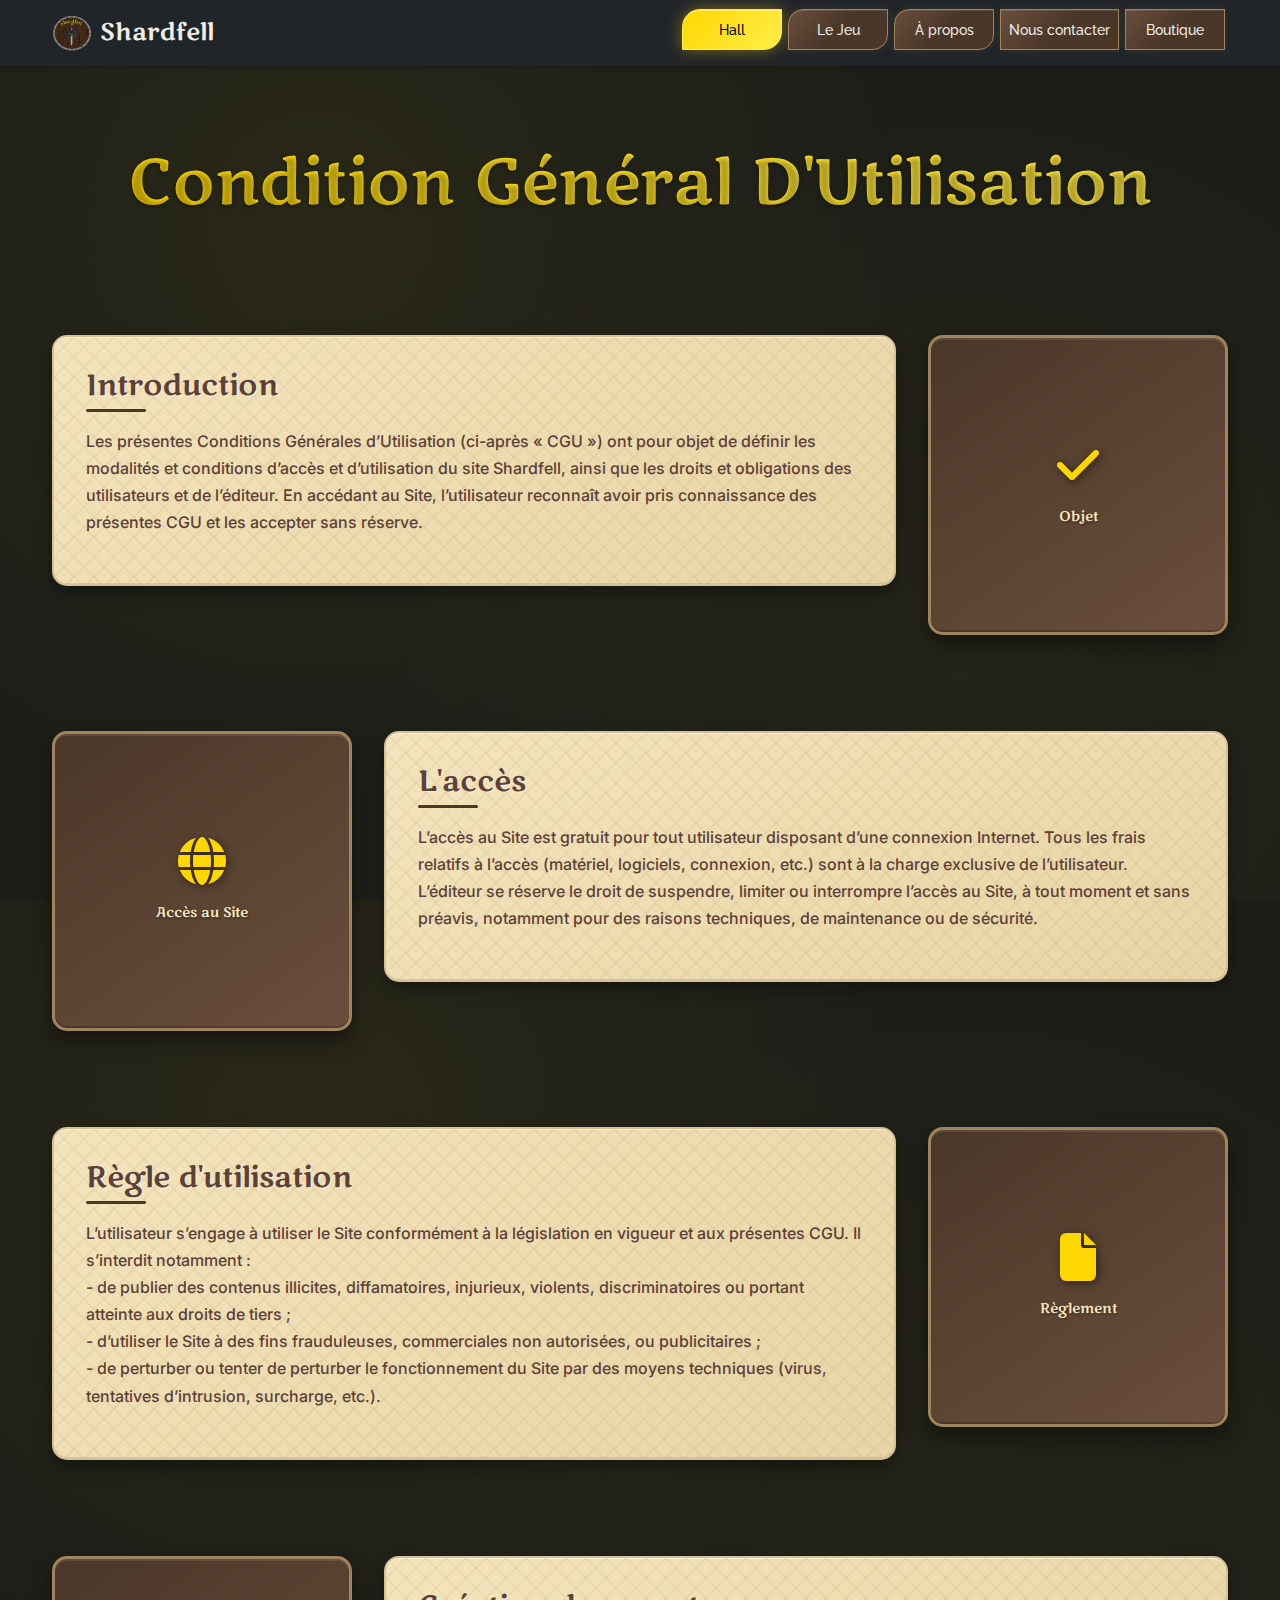
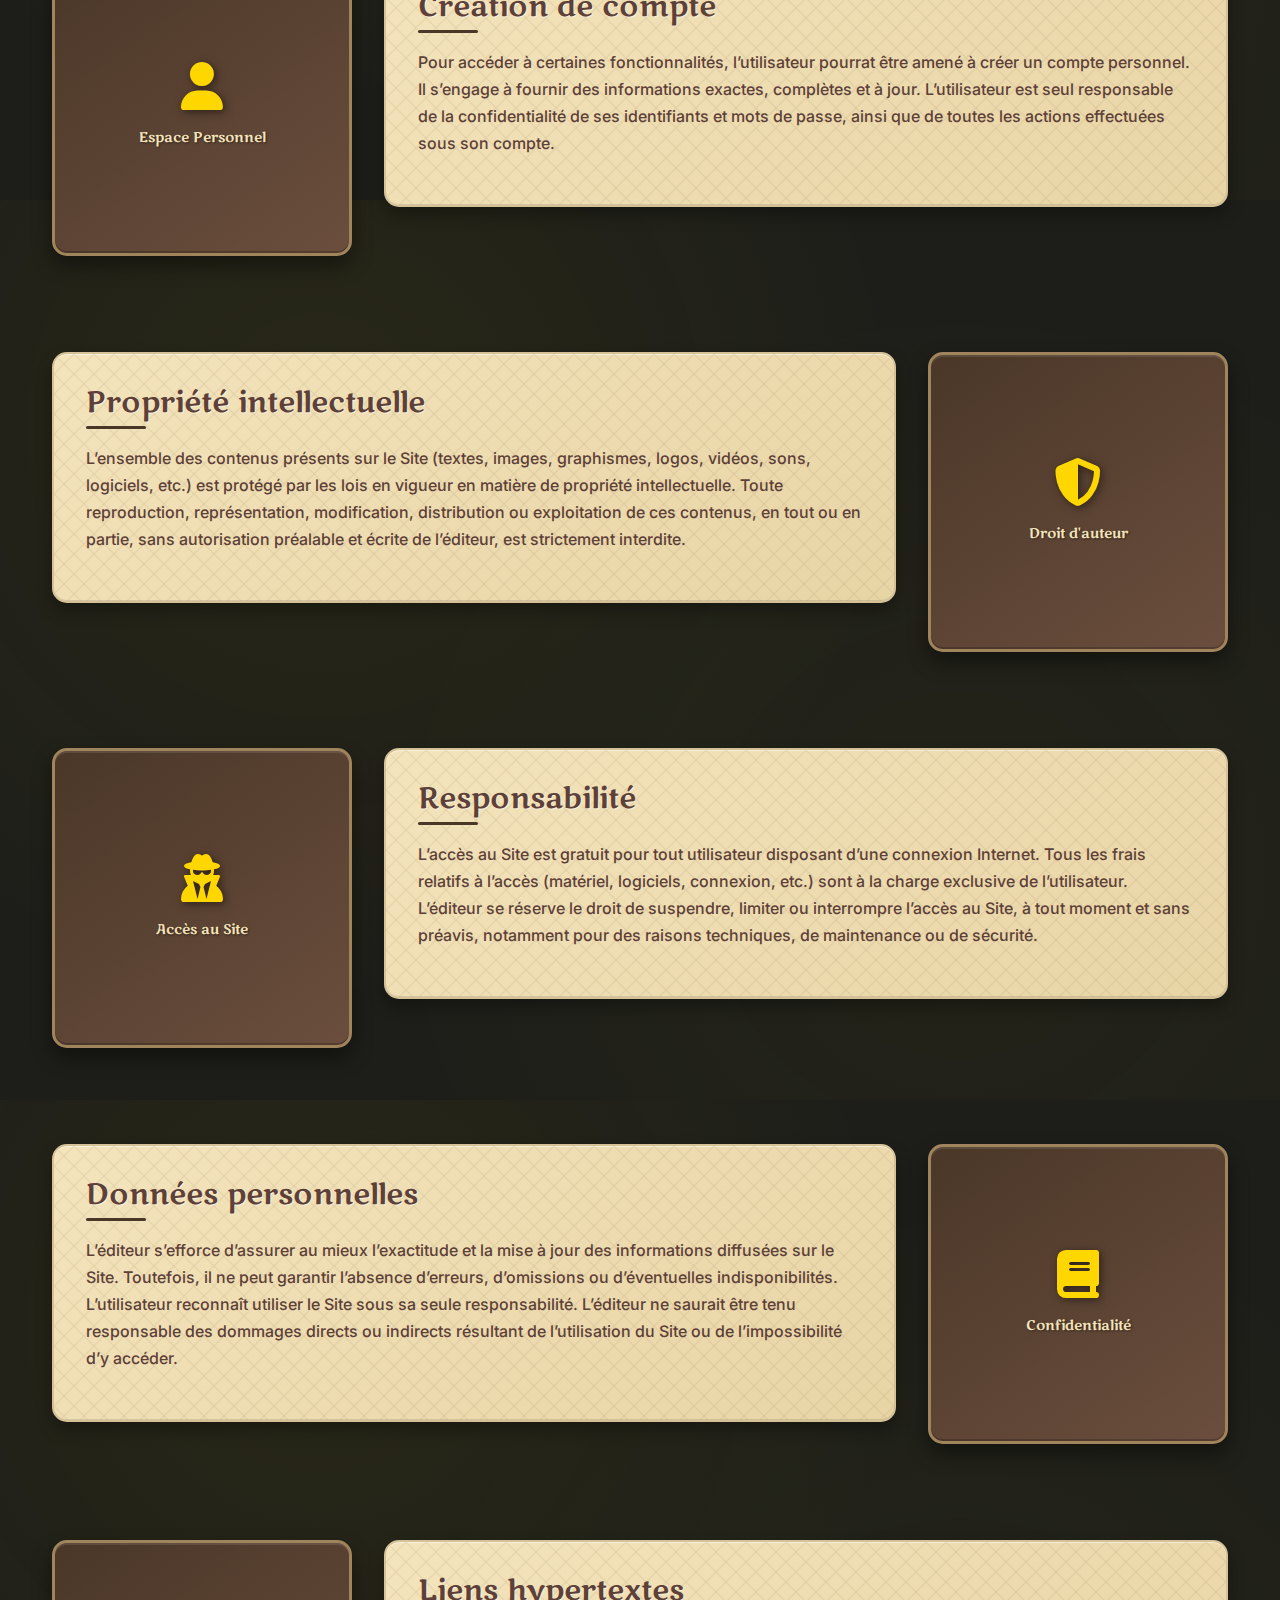
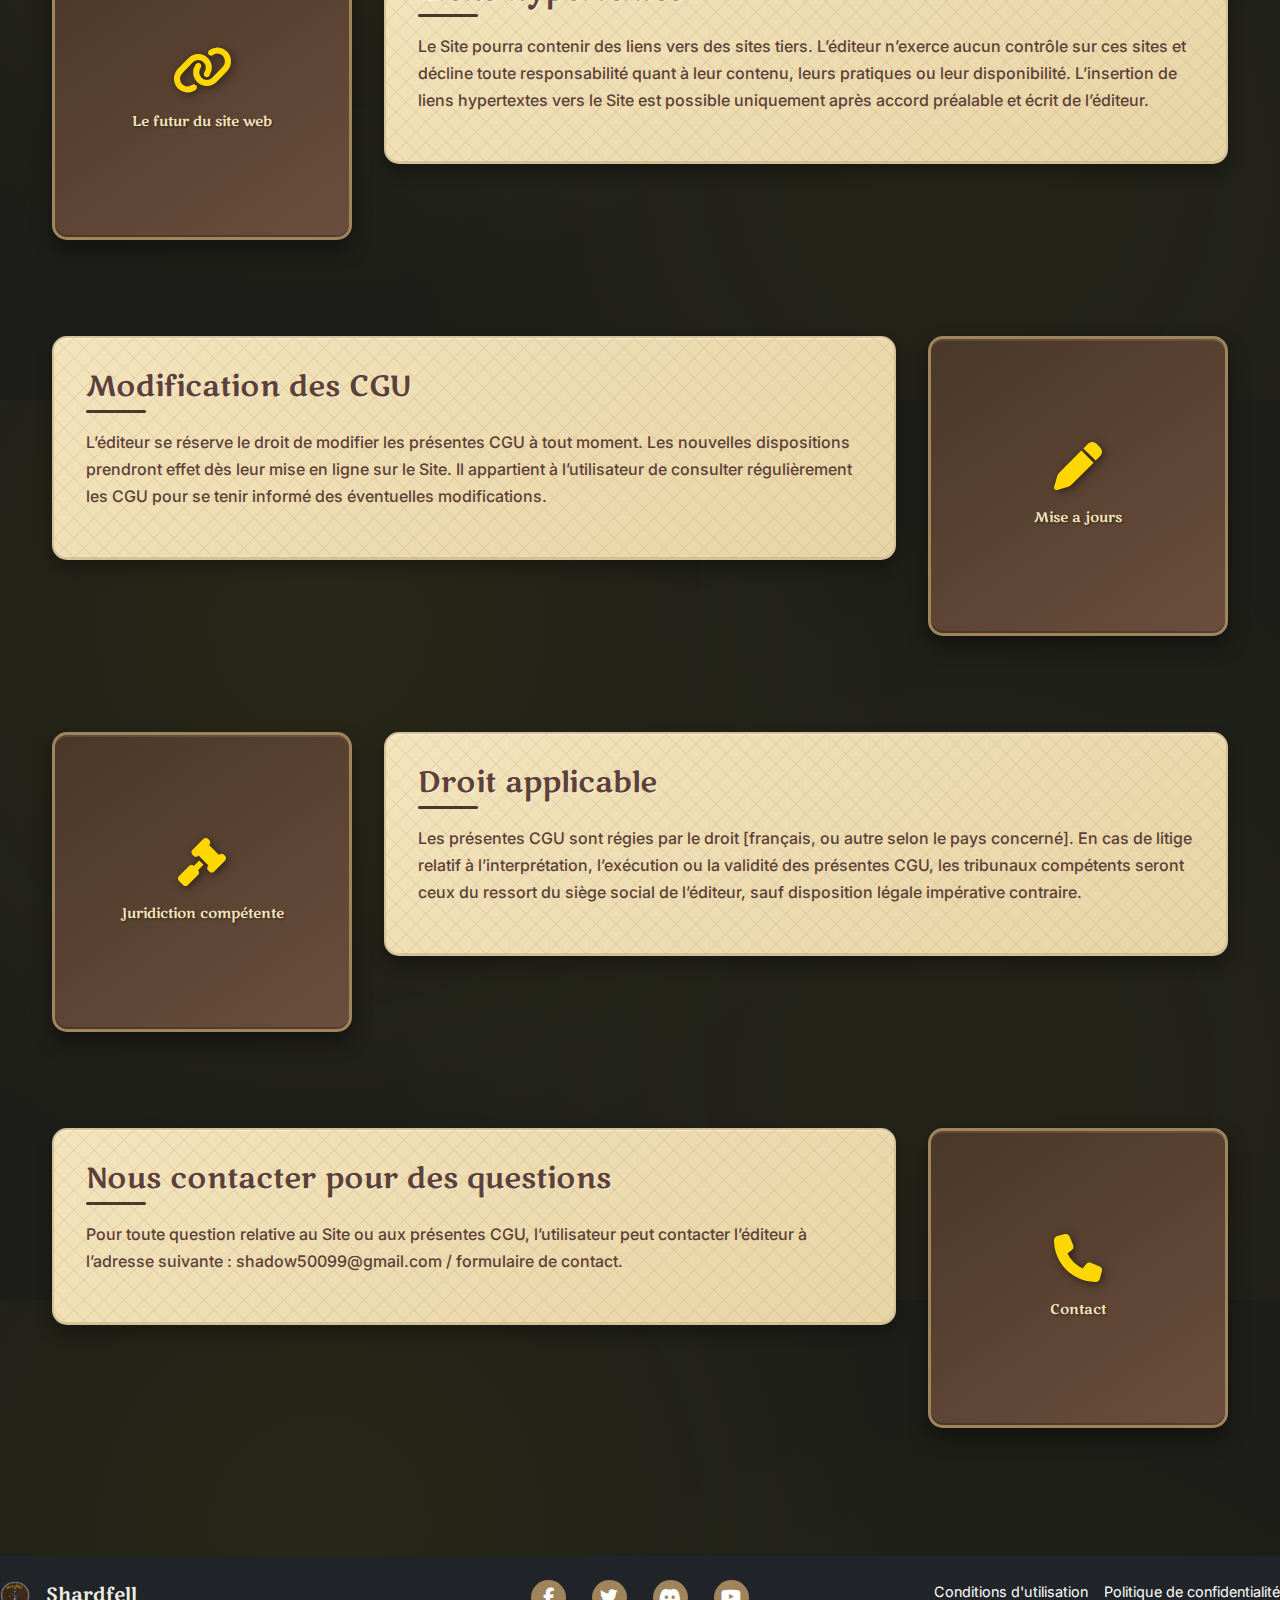
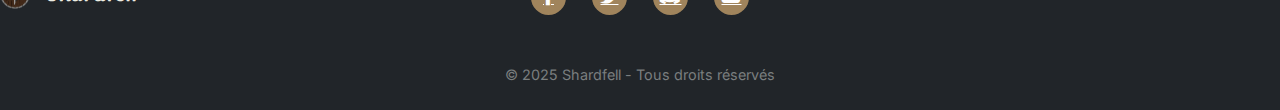
<file: condition.html>
<!DOCTYPE html>
<html lang="fr">
  <head>
    <meta charset="UTF-8" />
    <meta name="viewport" content="width=device-width, initial-scale=1.0" />
    <title>Shardfell - Hall des Aventuriers</title>
    <!-- Bootstrap 5 CSS (uniquement pour le responsive) -->
    <link
      href="https://cdn.jsdelivr.net/npm/bootstrap@5.3.2/dist/css/bootstrap.min.css"
      rel="stylesheet"
    />
    <!-- Fonts -->
    <link
      href="https://fonts.googleapis.com/css2?family=Marko+One&family=Inter:wght@300;400;500;600;700&family=Raleway:wght@400;500;600;700&display=swap"
      rel="stylesheet"
    />
    <!-- Font Awesome -->
    <link
      rel="stylesheet"
      href="https://cdnjs.cloudflare.com/ajax/libs/font-awesome/6.4.0/css/all.min.css"
    />
    <!-- CSS personnalisé -->
    <link rel="stylesheet" href="css/style.css" />
     <link rel="shortcut icon" href="image/Logo-(1).png" />
  </head>
  <body>
    <!-- Bannière -->
    <div class="banner">
      <div class="banner-text">
        🏹 Bienvenue dans l'univers légendaire de Shardfell 🏹
      </div>
    </div>

    <!-- Navigation avec Bootstrap -->
    <nav class="navbar navbar-expand-lg navbar-dark bg-dark">
      <div class="container">
        <a class="navbar-brand d-flex align-items-center" href="#">
          <img
            src="image/Logo-(1).png"
            alt="Logo Shardfell"
            class="logo-icon me-2"
          />
          <span class="logo-text">Shardfell</span>
        </a>
        <button
          class="navbar-toggler"
          type="button"
          data-bs-toggle="collapse"
          data-bs-target="#navbarNav"
          aria-controls="navbarNav"
          aria-expanded="false"
          aria-label="Toggle navigation"
        >
          <span class="navbar-toggler-icon"></span>
        </button>
        <div class="collapse navbar-collapse" id="navbarNav">
          <ul class="navbar-nav ms-auto">
            <li class="nav-item">
              <a
                class="nav-link asymmetric-btn hall active"
                aria-current="page"
                href="index.html"
                >Hall</a
              >
            </li>
            <li class="nav-item">
              <a class="nav-link asymmetric-btn menu-item" href="Le_Jeu.html"
                >Le Jeu</a
              >
            </li>
            <li class="nav-item">
              <a class="nav-link asymmetric-btn menu-item" href="A_propos.html"
                >À propos</a
              >
            </li>
            <li class="nav-item">
              <a class="nav-link asymmetric-btn cart-btn" href="Contact.html"
                >Nous contacter</a
              >
            </li>
            <li class="nav-item">
              <a class="nav-link asymmetric-btn cart-btn" href="produit.html"
                >Boutique</a
              >
            </li>
          </ul>
        </div>
      </div>
    </nav>
    </head>
    <body>
    <!-- Contenu principal -->
    <main>
        <div class="container">
            <!-- Hero Section -->
            <section class="about-hero">
                <h1 class="about-title">Condition Général D'Utilisation</h1>
            </section>

            <!-- Sections À propos -->
            <div class="about-sections">
                <!-- Qui sommes-nous ? -->
                <section class="about-section">
                    <div class="section-content">
                        <h2 class="section-title">Introduction</h2>
                        <p class="section-text">
                            Les présentes Conditions Générales d’Utilisation (ci-après « CGU ») ont pour objet de définir les modalités et conditions d’accès et d’utilisation du site Shardfell, ainsi que les droits et obligations des utilisateurs et de l’éditeur.
                            En accédant au Site, l’utilisateur reconnaît avoir pris connaissance des présentes CGU et les accepter sans réserve.
                        </p>
                    </div>
                    <div class="section-image">
                        <div class="image-placeholder">
                            <i class="fa-solid fa-check"></i>
                            <span>Objet</span>
                        </div>
                    </div>
                </section>

                <!-- Pourquoi Shardfell ? -->
                <section class="about-section">
                    <div class="section-content">
                        <h2 class="section-title">L'accès</h2>
                        <p class="section-text">
                            L’accès au Site est gratuit pour tout utilisateur disposant d’une connexion Internet. Tous les frais relatifs à l’accès (matériel, logiciels, connexion, etc.) sont à la charge exclusive de l’utilisateur.
                        L’éditeur se réserve le droit de suspendre, limiter ou interrompre l’accès au Site, à tout moment et sans préavis, notamment pour des raisons techniques, de maintenance ou de sécurité.
                        </p>
                    </div>
                    <div class="section-image">
                        <div class="image-placeholder">
                            <i class="fa-solid fa-globe"></i>
                            <span>Accès au Site</span>
                        </div>
                    </div>
                </section>

                <!-- Pour qui est-ce fait ? -->
                <section class="about-section">
                    <div class="section-content">
                        <h2 class="section-title">Règle d'utilisation</h2>
                        <p class="section-text">
                            L’utilisateur s’engage à utiliser le Site conformément à la législation en vigueur et aux présentes CGU.
                            Il s’interdit notamment :

                            <br>- de publier des contenus illicites, diffamatoires, injurieux, violents, discriminatoires ou portant atteinte aux droits de tiers ;

                            <br>- d’utiliser le Site à des fins frauduleuses, commerciales non autorisées, ou publicitaires ;

                            <br>- de perturber ou tenter de perturber le fonctionnement du Site par des moyens techniques (virus, tentatives d’intrusion, surcharge, etc.).
                        </p>
                    </div>
                    <div class="section-image">
                        <div class="image-placeholder">
                            <i class="fa-solid fa-file"></i>
                            <span>Règlement</span>
                        </div>
                    </div>
                </section>
                <!-- Pourquoi Shardfell ? -->
                <section class="about-section">
                    <div class="section-content">
                        <h2 class="section-title">Création de compte</h2>
                        <p class="section-text">
                            Pour accéder à certaines fonctionnalités, l’utilisateur pourrat être amené à créer un compte personnel.
                        Il s’engage à fournir des informations exactes, complètes et à jour. L’utilisateur est seul responsable de la confidentialité de ses identifiants et mots de passe, ainsi que de toutes les actions effectuées sous son compte.
                        </p>
                    </div>
                    <div class="section-image">
                        <div class="image-placeholder">
                            <i class="fa-solid fa-user"></i>
                            <span>Espace Personnel</span>
                        </div>
                    </div>
                </section>
                <!-- Pourquoi Shardfell ? -->
                <section class="about-section">
                    <div class="section-content">
                        <h2 class="section-title">Propriété intellectuelle</h2>
                        <p class="section-text">
                            L’ensemble des contenus présents sur le Site (textes, images, graphismes, logos, vidéos, sons, logiciels, etc.) est protégé par les lois en vigueur en matière de propriété intellectuelle.
                            Toute reproduction, représentation, modification, distribution ou exploitation de ces contenus, en tout ou en partie, sans autorisation préalable et écrite de l’éditeur, est strictement interdite.
                        </p>
                    </div>
                    <div class="section-image">
                        <div class="image-placeholder">
                            <i class="fa-solid fa-shield-halved"></i>
                            <span>Droit d'auteur</span>
                        </div>
                    </div>
                </section>
                <!-- Pourquoi Shardfell ? -->
                <section class="about-section">
                    <div class="section-content">
                        <h2 class="section-title">Responsabilité</h2>
                        <p class="section-text">
                            L’accès au Site est gratuit pour tout utilisateur disposant d’une connexion Internet. Tous les frais relatifs à l’accès (matériel, logiciels, connexion, etc.) sont à la charge exclusive de l’utilisateur.
                            L’éditeur se réserve le droit de suspendre, limiter ou interrompre l’accès au Site, à tout moment et sans préavis, notamment pour des raisons techniques, de maintenance ou de sécurité.
                        </p>
                    </div>
                    <div class="section-image">
                        <div class="image-placeholder">
                            <i class="fa-solid fa-user-secret"></i>
                            <span>Accès au Site</span>
                        </div>
                    </div>
                </section>
                <!-- Pourquoi Shardfell ? -->
                <section class="about-section">
                    <div class="section-content">
                        <h2 class="section-title">Données personnelles</h2>
                        <p class="section-text">
                          L’éditeur s’efforce d’assurer au mieux l’exactitude et la mise à jour des informations diffusées sur le Site. Toutefois, il ne peut garantir l’absence d’erreurs, d’omissions ou d’éventuelles indisponibilités.
                            L’utilisateur reconnaît utiliser le Site sous sa seule responsabilité. L’éditeur ne saurait être tenu responsable des dommages directs ou indirects résultant de l’utilisation du Site ou de l’impossibilité d’y accéder.
                        </p>
                    </div>
                    <div class="section-image">
                        <div class="image-placeholder">
                            <i class="fa-solid fa-book"></i>
                            <span>Confidentialité</span>
                        </div>
                    </div>
                </section>
                <!-- Pourquoi Shardfell ? -->
                <section class="about-section">
                    <div class="section-content">
                        <h2 class="section-title">Liens hypertextes</h2>
                        <p class="section-text">
                        Le Site pourra contenir des liens vers des sites tiers. L’éditeur n’exerce aucun contrôle sur ces sites et décline toute responsabilité quant à leur contenu, leurs pratiques ou leur disponibilité.
                        L’insertion de liens hypertextes vers le Site est possible uniquement après accord préalable et écrit de l’éditeur.
                        </p>
                    </div>
                    <div class="section-image">
                        <div class="image-placeholder">
                            <i class="fa-solid fa-link"></i>
                            <span>Le futur du site web</span>
                        </div>
                    </div>
                </section>
                <!-- Pourquoi Shardfell ? -->
                <section class="about-section">
                    <div class="section-content">
                        <h2 class="section-title">Modification des CGU</h2>
                        <p class="section-text">
                            L’éditeur se réserve le droit de modifier les présentes CGU à tout moment. Les nouvelles dispositions prendront effet dès leur mise en ligne sur le Site. Il appartient à l’utilisateur de consulter régulièrement les CGU pour se tenir informé des éventuelles modifications.
                        </p>
                    </div>
                    <div class="section-image">
                        <div class="image-placeholder">
                            <i class="fa-solid fa-pen"></i>
                            <span>Mise a jours</span>
                        </div>
                    </div>
                </section>
                <!-- Pourquoi Shardfell ? -->
                <section class="about-section">
                    <div class="section-content">
                        <h2 class="section-title">Droit applicable</h2>
                        <p class="section-text">
                            Les présentes CGU sont régies par le droit [français, ou autre selon le pays concerné].
                            En cas de litige relatif à l’interprétation, l’exécution ou la validité des présentes CGU, les tribunaux compétents seront ceux du ressort du siège social de l’éditeur, sauf disposition légale impérative contraire.
                        </p>
                    </div>
                    <div class="section-image">
                        <div class="image-placeholder">
                            <i class="fa-solid fa-gavel"></i>
                            <span>Juridiction compétente</span>
                        </div>
                    </div>
                </section>
                <!-- Pourquoi Shardfell ? -->
                <section class="about-section">
                    <div class="section-content">
                        <h2 class="section-title">Nous contacter pour des questions</h2>
                        <p class="section-text">
                            Pour toute question relative au Site ou aux présentes CGU, l’utilisateur peut contacter l’éditeur à l’adresse suivante : shadow50099@gmail.com / formulaire de contact.
                        </p>
                    </div>
                    <div class="section-image">
                        <div class="image-placeholder">
                            <i class="fa-solid fa-phone"></i>
                            <span>Contact</span>
                        </div>
                    </div>
                </section>
            </div>
        </div>
</main>
    <!-- Footer avec Bootstrap -->
    <footer class="bg-dark text-white py-4">
      <div class="container-fluid"> 
        </div>
        <div class="row">
          <div class="col-md-4 text-center text-md-start mb-3 mb-md-0">
            <div
              class="footer-logo d-flex align-items-center justify-content-center justify-content-md-start"
            >
              <img
                src="image/Logo-(1).png"
                alt="Logo Shardfell"
                class="footer-logo-icon me-2"
              />
              <span class="footer-logo-text">Shardfell</span>
            </div>
          </div>
          <div class="col-md-4 text-center mb-3 mb-md-0">
            <div class="social-icons d-flex justify-content-center gap-3">
              <a
                href="https://www.facebook.com"
                title="Facebook"
                aria-label="Page Facebook"
                class="text-white"
                ><i class="fab fa-facebook-f"></i
              ></a>
              <a
                href="https://x.com/home"
                title="Twitter"
                aria-label="Compte Twitter"
                class="text-white"
                ><i class="fab fa-twitter"></i></a>
              <a
                href="https://discord.gg"
                title="Discord"
                aria-label="Serveur Discord"
                class="text-white"
                ><i class="fab fa-discord"></i
              ></a>
              <a
                href="https://www.youtube.com"
                title="YouTube"
                aria-label="Chaîne YouTube"
                class="text-white"
                ><i class="fab fa-youtube"></i
              ></a>
            </div>
          </div>
          <div class="col-md-4 text-center text-md-end">
            <div
              class="footer-links d-flex flex-column flex-md-row justify-content-center justify-content-md-end gap-3"
            >
              <a href="#" class="text-white">Conditions d'utilisation</a>
              <a href="#" class="text-white">Politique de confidentialité</a>
            </div>
          </div>
        </div>
        <div class="row mt-3">
      <div class="col-12 text-center">
        <div class="copyright">© 2025 Shardfell - Tous droits réservés</div>
        </div>
      </div>
    </footer>

    <script src="https://cdn.jsdelivr.net/npm/bootstrap@5.3.2/dist/js/bootstrap.bundle.min.js"></script>
  </body>

</html>
</file>
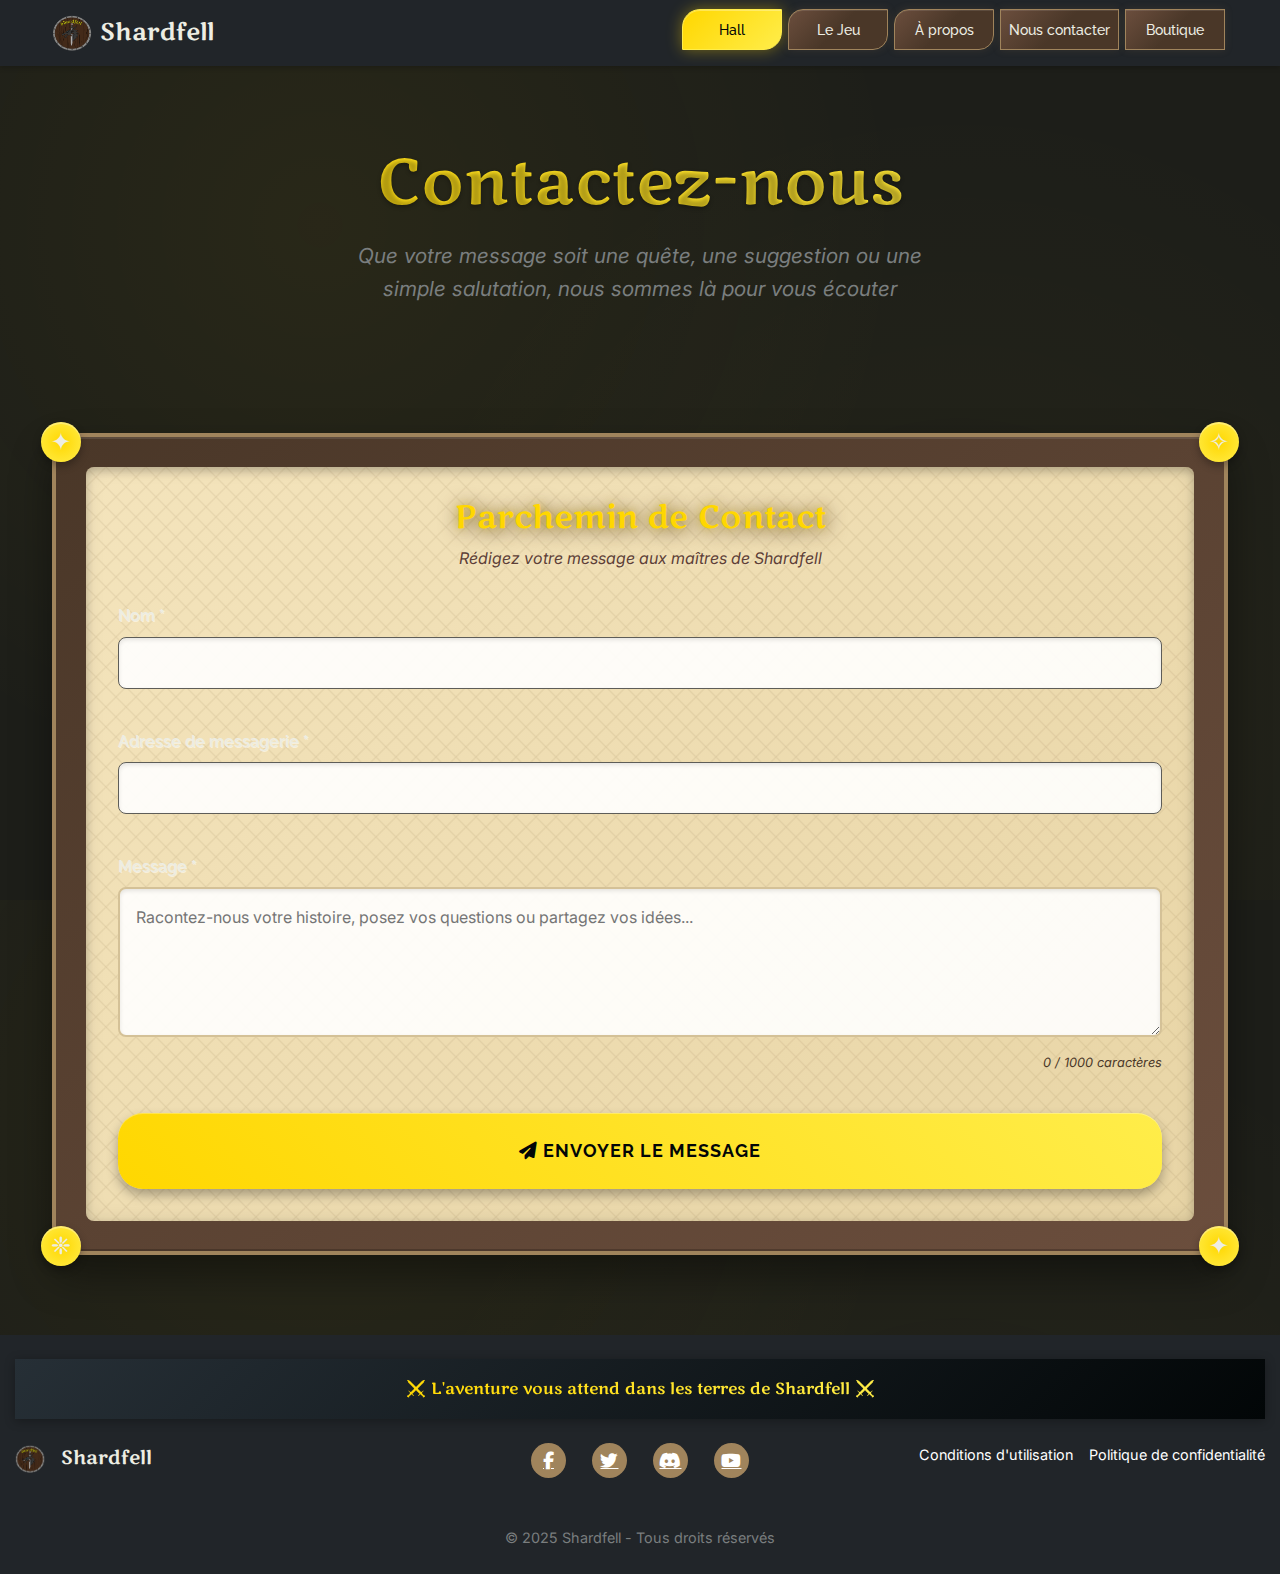
<file: Contact.html>
<!DOCTYPE html>
<html lang="fr">
  <head>
    <meta charset="UTF-8" />
    <meta name="viewport" content="width=device-width, initial-scale=1.0" />
    <title>Shardfell - Hall des Aventuriers</title>
    <!-- Bootstrap 5 CSS (uniquement pour le responsive) -->
    <link
      href="https://cdn.jsdelivr.net/npm/bootstrap@5.3.2/dist/css/bootstrap.min.css"
      rel="stylesheet"
    />
    <!-- Fonts -->
    <link
      href="https://fonts.googleapis.com/css2?family=Marko+One&family=Inter:wght@300;400;500;600;700&family=Raleway:wght@400;500;600;700&display=swap"
      rel="stylesheet"
    />
    <!-- Font Awesome -->
    <link
      rel="stylesheet"
      href="https://cdnjs.cloudflare.com/ajax/libs/font-awesome/6.4.0/css/all.min.css"
    />
    <!-- CSS personnalisé -->
    <link rel="stylesheet" href="css/style.css" />
     <link rel="shortcut icon" href="image/Logo-(1).png" />
  </head>
  <body>
    <!-- Bannière -->
    <div class="banner">
      <div class="banner-text">
        🏹 Bienvenue dans l'univers légendaire de Shardfell 🏹
      </div>
    </div>

    <!-- Navigation avec Bootstrap -->
        <nav class="navbar navbar-expand-lg navbar-dark bg-dark">
      <div class="container">
        <a class="navbar-brand d-flex align-items-center" href="#">
          <img
            src="image/Logo-(1).png"
            alt="Logo Shardfell"
            class="logo-icon me-2"
          />
          <span class="logo-text">Shardfell</span>
        </a>
        <button
          class="navbar-toggler"
          type="button"
          data-bs-toggle="collapse"
          data-bs-target="#navbarNav"
          aria-controls="navbarNav"
          aria-expanded="false"
          aria-label="Toggle navigation"
        >
          <span class="navbar-toggler-icon"></span>
        </button>
        <div class="collapse navbar-collapse" id="navbarNav">
          <ul class="navbar-nav ms-auto">
            <li class="nav-item">
              <a
                class="nav-link asymmetric-btn hall active"
                aria-current="page"
                href="index.html"
                >Hall</a
              >
            </li>
            <li class="nav-item">
              <a class="nav-link asymmetric-btn menu-item" href="Le_Jeu.html"
                >Le Jeu</a
              >
            </li>
            <li class="nav-item">
              <a class="nav-link asymmetric-btn menu-item" href="A_propos.html"
                >À propos</a
              >
            </li>
            <li class="nav-item">
              <a class="nav-link asymmetric-btn cart-btn" href="Contact.html"
                >Nous contacter</a
              >
            </li>
            <li class="nav-item">
              <a class="nav-link asymmetric-btn cart-btn" href="produit.html"
                >Boutique</a
              >
            </li>
          </ul>
        </div>
      </div>
    </nav>

    <!-- Contenu principal -->
    <main>
      <div class="container">
        <!-- Hero Section -->
        <section class="contact-hero">
          <h1 class="contact-title">Contactez-nous</h1>
          <p class="contact-subtitle">
            Que votre message soit une quête, une suggestion ou une simple
            salutation, nous sommes là pour vous écouter
          </p>
        </section>

        <!-- Formulaire de contact -->
        <div class="contact-form-container">
          <!-- Coins décoratifs -->
          <div class="corner corner-top-left">✦</div>
          <div class="corner corner-top-right">✧</div>
          <div class="corner corner-bottom-left">❈</div>
          <div class="corner corner-bottom-right">✦</div>

          <div class="form-surface">
            <div class="form-header">
              <h2 class="form-title">Parchemin de Contact</h2>
              <p class="form-subtitle">
                Rédigez votre message aux maîtres de Shardfell
              </p>
            </div>

            <form id="contactForm"  action="https://formspree.io/f/xkgbkool" method="POST">
              <!-- Nom -->
              <div class="form-group">
                <label for="name" class="form-label"
                  >Nom <span class="required">*</span></label
                >
                <input
                  type="text"
                  id="name"
                  name="name"
                  class="form-input"
                  required
                />
                <div class="validation-message" id="nameMessage"></div>
              </div>

              <!-- Email -->
              <div class="form-group">
                <label for="email" class="form-label"
                  >Adresse de messagerie <span class="required">*</span></label
                >
                <input
                  type="email"
                  id="email"
                  name="email"
                  class="form-input"
                  required
                />
                <div class="validation-message" id="emailMessage"></div>
              </div>

              <!-- Message -->
              <div class="form-group">
                <label for="message" class="form-label"
                  >Message <span class="required">*</span></label
                >
                <textarea
                  id="message"
                  name="message"
                  class="form-textarea"
                  required
                  placeholder="Racontez-nous votre histoire, posez vos questions ou partagez vos idées..."
                ></textarea>
                <div class="char-counter" id="charCounter">
                  0 / 1000 caractères
                </div>
                <div class="validation-message" id="messageMessage"></div>
              </div>

              <!-- Bouton d'envoi -->
              <button type="submit" class="form-submit" id="submitBtn">
                <i class="fas fa-paper-plane"></i> Envoyer le message
              </button>
            </form>

            <!-- Message de succès (masqué par défaut, géré par JS si tu veux l'utiliser) -->
            <div class="success-message" id="successMessage" hidden>
              <div class="success-icon">✨</div>
              <div class="success-title">Message envoyé !</div>
              <div class="success-text">
                Votre parchemin a été transmis aux gardiens de Shardfell. Nous
                vous répondrons dans les plus brefs délais. Que l'aventure
                continue !
              </div>
            </div>
          </div>
        </div>
      </div>
    </main>

    <!-- Footer avec Bootstrap -->
    <footer class="bg-dark text-white py-4">
      <div class="container-fluid">
        <div class="footer-banner text-center mb-4">
          <div class="banner-text">
            ⚔️ L'aventure vous attend dans les terres de Shardfell ⚔️
          </div>
        </div>

        <div class="row">
          <div class="col-md-4 text-center text-md-start mb-3 mb-md-0">
            <div
              class="footer-logo d-flex align-items-center justify-content-center justify-content-md-start"
            >
              <img
                src="image/Logo-(1).png"
                alt="Logo Shardfell"
                class="footer-logo-icon me-2"
              />
              <span class="footer-logo-text">Shardfell</span>
            </div>
          </div>

          <div class="col-md-4 text-center mb-3 mb-md-0">
            <div class="social-icons d-flex justify-content-center gap-3">
              <a
                href="https://www.facebook.com"
                title="Facebook"
                aria-label="Page Facebook"
                class="text-white"
                ><i class="fab fa-facebook-f"></i
              ></a>
              <a
                href="https://x.com/home"
                title="Twitter"
                aria-label="Compte Twitter"
                class="text-white"
                ><i class="fab fa-twitter"></i
              ></a>
              <a
                href="https://discord.gg"
                title="Discord"
                aria-label="Serveur Discord"
                class="text-white"
                ><i class="fab fa-discord"></i
              ></a>
              <a
                href="https://www.youtube.com"
                title="YouTube"
                aria-label="Chaîne YouTube"
                class="text-white"
                ><i class="fab fa-youtube"></i
              ></a>
            </div>
          </div>

          <div class="col-md-4 text-center text-md-end">
            <div
              class="footer-links d-flex flex-column flex-md-row justify-content-center justify-content-md-end gap-3"
            >
             <a href="condition.html" class="text-white">Conditions d'utilisation</a>
              <a href="politique.html" class="text-white">Politique de confidentialité</a>
            </div>
          </div>
        </div>

        <div class="row mt-3">
          <div class="col-12 text-center">
            <div class="copyright">© 2025 Shardfell - Tous droits réservés</div>
          </div>
        </div>

        <!-- (Optionnel) Modales statiques non utilisées par ton JS actuel -->
        <div id="successModal" class="modal" hidden>
          <div class="modal-content">
            <h3>✅ Message envoyé avec succès !</h3>
            <p>
              Merci pour votre message. Nous vous répondrons dans les plus brefs
              délais.
            </p>
            <div class="modal-buttons"><button id="closeModal">OK</button></div>
          </div>
        </div>

        <div id="errorModal" class="modal" hidden>
          <div class="modal-content">
            <h3>❌ Erreur</h3>
            <p>
              Veuillez remplir correctement tous les champs avant d'envoyer le
              message.
            </p>
            <div class="modal-buttons">
              <button id="closeErrorModal">OK</button>
            </div>
          </div>
        </div>
      </div>
    </footer>

    <!-- JS -->
    <script src="https://cdn.jsdelivr.net/npm/bootstrap@5.3.2/dist/js/bootstrap.bundle.min.js"></script>

    <!-- Ton script (voir correctifs ci-dessous) -->
    <script>
      document.addEventListener("DOMContentLoaded", () => {
        const CONFIG = {
          name: {
            minLength: 2,
            maxLength: 50,
            pattern: /^[a-zA-ZÀ-ÿ\s\-']{2,}$/,
          },
          email: { pattern: /^[^\s@]+@[^\s@]+\.[^\s@]+$/ },
          message: { minLength: 10, maxLength: 1000, minWords: 3 },
        };

        // DOM
        const form = document.getElementById("contactForm");
        const nameInput = document.getElementById("name");
        const emailInput = document.getElementById("email");
        const messageInput = document.getElementById("message");
        const charCounter = document.getElementById("charCounter");
        const submitBtn = document.getElementById("submitBtn");

        const nameMessage = document.getElementById("nameMessage");
        const emailMessage = document.getElementById("emailMessage");
        const messageMessage = document.getElementById("messageMessage");

        if (
          !form ||
          !nameInput ||
          !emailInput ||
          !messageInput ||
          !charCounter ||
          !submitBtn
        ) {
          console.warn(
            "Contact script : éléments manquants (vérifie les IDs)."
          );
          return;
        }

        // util
        function esc(s) {
          return String(s).replace(
            /[&<>"']/g,
            (c) =>
              ({
                "&": "&amp;",
                "<": "&lt;",
                ">": "&gt;",
                '"': "&quot;",
                "'": "&#39;",
              }[c])
          );
        }

        function showValidationMessage(el, message, type = "error") {
          if (!el) return;
          const icon =
            type === "error" ? "❌" : type === "success" ? "✅" : "⚠️";
          el.innerHTML = `<span>${icon}</span> ${esc(message)}`;
          el.className = `validation-message ${type} show`;
          el.style.display = "block";
        }

        function hideValidationMessage(el) {
          if (!el) return;
          el.innerHTML = "";
          el.classList.remove("show");
          el.style.display = "none";
        }

        // validations (reprennent ta logique)
        function validateName(value) {
          const v = (value || "").trim();
          const input = nameInput;
          input.classList.remove("valid", "error", "warning");

          if (!v) {
            input.classList.add("error");
            showValidationMessage(nameMessage, "Le nom est requis", "error");
            return false;
          }
          if (v.length < CONFIG.name.minLength) {
            input.classList.add("error");
            showValidationMessage(
              nameMessage,
              `Le nom doit contenir au moins ${CONFIG.name.minLength} caractères`,
              "error"
            );
            return false;
          }
          if (v.length > CONFIG.name.maxLength) {
            input.classList.add("error");
            showValidationMessage(
              nameMessage,
              `Le nom ne peut pas dépasser ${CONFIG.name.maxLength} caractères`,
              "error"
            );
            return false;
          }
          if (!CONFIG.name.pattern.test(v)) {
            input.classList.add("error");
            showValidationMessage(
              nameMessage,
              "Le nom contient des caractères non autorisés",
              "error"
            );
            return false;
          }

          const suspiciousWords = ["test", "123", "azerty", "qwerty", "admin"];
          if (suspiciousWords.some((w) => v.toLowerCase().includes(w))) {
            input.classList.add("warning");
            showValidationMessage(
              nameMessage,
              "Ce nom semble peu authentique",
              "warning"
            );
            return true;
          }

          input.classList.add("valid");
          showValidationMessage(nameMessage, "Nom valide", "success");
          return true;
        }

        function validateEmail(value) {
          const v = (value || "").trim();
          const input = emailInput;
          input.classList.remove("valid", "error", "warning");

          if (!v) {
            input.classList.add("error");
            showValidationMessage(
              emailMessage,
              "L'adresse email est requise",
              "error"
            );
            return false;
          }
          if (!CONFIG.email.pattern.test(v)) {
            input.classList.add("error");
            showValidationMessage(
              emailMessage,
              "Format d'email invalide",
              "error"
            );
            return false;
          }

          const suspiciousDomains = [
            "tempmail",
            "10minutemail",
            "guerrillamail",
          ];
          if (suspiciousDomains.some((d) => v.toLowerCase().includes(d))) {
            input.classList.add("warning");
            showValidationMessage(
              emailMessage,
              "Adresse email temporaire détectée",
              "warning"
            );
            return true;
          }

          input.classList.add("valid");
          showValidationMessage(emailMessage, "Email valide", "success");
          return true;
        }

        function validateMessage(value) {
          const v = (value || "").trim();
          const input = messageInput;
          input.classList.remove("valid", "error", "warning");

          const words = v
            ? v.split(/\s+/).filter((w) => w.length > 0).length
            : 0;

          if (!v) {
            input.classList.add("error");
            showValidationMessage(
              messageMessage,
              "Le message est requis",
              "error"
            );
            return false;
          }
          if (v.length < CONFIG.message.minLength) {
            input.classList.add("error");
            showValidationMessage(
              messageMessage,
              `Le message doit contenir au moins ${CONFIG.message.minLength} caractères`,
              "error"
            );
            return false;
          }
          if (v.length > CONFIG.message.maxLength) {
            input.classList.add("error");
            showValidationMessage(
              messageMessage,
              `Le message ne peut pas dépasser ${CONFIG.message.maxLength} caractères`,
              "error"
            );
            return false;
          }
          if (words < CONFIG.message.minWords) {
            input.classList.add("error");
            showValidationMessage(
              messageMessage,
              `Le message doit contenir au moins ${CONFIG.message.minWords} mots`,
              "error"
            );
            return false;
          }

          const spamWords = [
            "gratuit",
            "urgent",
            "cliquez",
            "promotion",
            "offre",
          ];
          const spamCount = spamWords.filter((w) =>
            v.toLowerCase().includes(w)
          ).length;
          if (spamCount > 2) {
            input.classList.add("warning");
            showValidationMessage(
              messageMessage,
              "Ce message pourrait être considéré comme du spam",
              "warning"
            );
            return true;
          }

          input.classList.add("valid");
          showValidationMessage(messageMessage, "Message valide", "success");
          return true;
        }

        // compteur
        function updateCharCounter() {
          const len = messageInput.value.length;
          const max = CONFIG.message.maxLength;
          charCounter.textContent = `${len} / ${max} caractères`;
          if (len > max) {
            charCounter.classList.add("error");
            charCounter.classList.remove("warning");
            charCounter.style.color = "#c62828";
          } else if (len > max * 0.9) {
            charCounter.classList.add("warning");
            charCounter.classList.remove("error");
            charCounter.style.color = "#ff9800";
          } else {
            charCounter.classList.remove("warning", "error");
            charCounter.style.color = "";
          }
        }
        updateCharCounter();

        // événements
        nameInput.addEventListener("blur", () => validateName(nameInput.value));
        nameInput.addEventListener("input", () => {
          if (
            nameInput.classList.contains("error") ||
            nameInput.classList.contains("valid")
          )
            validateName(nameInput.value);
        });

        emailInput.addEventListener("blur", () =>
          validateEmail(emailInput.value)
        );
        emailInput.addEventListener("input", () => {
          if (
            emailInput.classList.contains("error") ||
            emailInput.classList.contains("valid")
          )
            validateEmail(emailInput.value);
        });

        messageInput.addEventListener("input", () => {
          updateCharCounter();
          if (
            messageInput.classList.contains("error") ||
            messageInput.classList.contains("valid")
          )
            validateMessage(messageInput.value);
        });
        messageInput.addEventListener("blur", () =>
          validateMessage(messageInput.value)
        );

        // POPUP (création d'un overlay propre)
        function showPopup(type, title, message) {
          if (document.getElementById("sf-popup-overlay")) return;
          const overlay = document.createElement("div");
          overlay.id = "sf-popup-overlay";
          overlay.setAttribute("role", "dialog");
          overlay.setAttribute("aria-modal", "true");
          Object.assign(overlay.style, {
            position: "fixed",
            inset: "0",
            display: "flex",
            alignItems: "center",
            justifyContent: "center",
            background: "rgba(0,0,0,0.45)",
            zIndex: "99999",
            padding: "20px",
          });

          const box = document.createElement("div");
          box.setAttribute("role", "document");
          Object.assign(box.style, {
            background: "#fff",
            color: "#111",
            padding: "1.25rem",
            borderRadius: "10px",
            maxWidth: "520px",
            width: "100%",
            boxShadow: "0 12px 40px rgba(0,0,0,0.3)",
            textAlign: "center",
            lineHeight: "1.4",
          });

          const icon = type === "success" ? "✅" : "❌";
          const titleHtml = `<div style="font-size:1.05rem; margin-bottom:.4rem;"><strong>${esc(
            title
          )}</strong></div>`;
          const msgHtml = `<div style="margin-bottom:1rem;">${esc(
            message
          )}</div>`;

          box.innerHTML = `<div style="font-size:1.8rem;margin-bottom:.35rem">${icon}</div>${titleHtml}${msgHtml}`;

          const ok = document.createElement("button");
          ok.type = "button";
          ok.textContent = "OK";
          Object.assign(ok.style, {
            padding: ".5rem 1rem",
            borderRadius: "6px",
            cursor: "pointer",
            border: "none",
            background: "#2e7d32",
            color: "#fff",
          });
          if (type !== "success") {
            ok.style.background = "#c62828";
          }
          ok.addEventListener("click", close);
          box.appendChild(ok);

          overlay.appendChild(box);
          document.body.appendChild(overlay);

          // accessibilité & fermeture
          const prevOverflow = document.body.style.overflow;
          document.body.style.overflow = "hidden";
          ok.focus();

          function onKey(e) {
            if (e.key === "Escape") close();
          }
          function onOverlayClick(e) {
            if (e.target === overlay) close();
          }

          document.addEventListener("keydown", onKey);
          overlay.addEventListener("click", onOverlayClick);

          function close() {
            overlay.remove();
            document.body.style.overflow = prevOverflow || "";
            document.removeEventListener("keydown", onKey);
            overlay.removeEventListener("click", onOverlayClick);

            // reset du formulaire à la fermeture (tu peux modifier si tu préfères le reset immédiat)
            form.reset();
            updateCharCounter();
            [nameInput, emailInput, messageInput].forEach((i) =>
              i.classList.remove("valid", "error", "warning")
            );
            [nameMessage, emailMessage, messageMessage].forEach(
              hideValidationMessage
            );
            submitBtn.disabled = false;
            submitBtn.innerHTML =
              '<i class="fas fa-paper-plane"></i> Envoyer le message';
            submitBtn.focus();
          }
        }

        form.addEventListener("submit", async (e) => {
  e.preventDefault();

  const isNameValid = validateName(nameInput.value);
  const isEmailValid = validateEmail(emailInput.value);
  const isMessageValid = validateMessage(messageInput.value);

  if (!isNameValid || !isEmailValid || !isMessageValid) {
    submitBtn.textContent = "❌ Veuillez corriger les erreurs";
    setTimeout(() => {
      submitBtn.innerHTML =
        '<i class="fas fa-paper-plane"></i> Envoyer le message';
    }, 1800);
    return;
  }

  submitBtn.disabled = true;
  submitBtn.textContent = "✨ Envoi en cours...";

  try {
    // 👉 Envoi réel vers Formspree
    const response = await fetch("https://formspree.io/f/xkgbkool", {
      method: "POST",
      body: new FormData(form),
      headers: { Accept: "application/json" },
    });

    if (response.ok) {
      showPopup(
        "success",
        "Message envoyé !",
        "Ton message a bien été transmis aux gardiens de Shardfell. Nous te répondrons bientôt."
      );
    } else {
      showPopup(
        "error",
        "Erreur",
        "Une erreur est survenue lors de l'envoi. Réessaie plus tard."
      );
      submitBtn.disabled = false;
      submitBtn.innerHTML =
        '<i class="fas fa-paper-plane"></i> Envoyer le message';
    }
  } catch (err) {
    console.error(err);
    showPopup(
      "error",
      "Erreur",
      "Impossible de contacter le serveur. Vérifie ta connexion."
    );
    submitBtn.disabled = false;
    submitBtn.innerHTML =
      '<i class="fas fa-paper-plane"></i> Envoyer le message';
          }
        });
      });
    </script>
  </body>
</html>
</file>
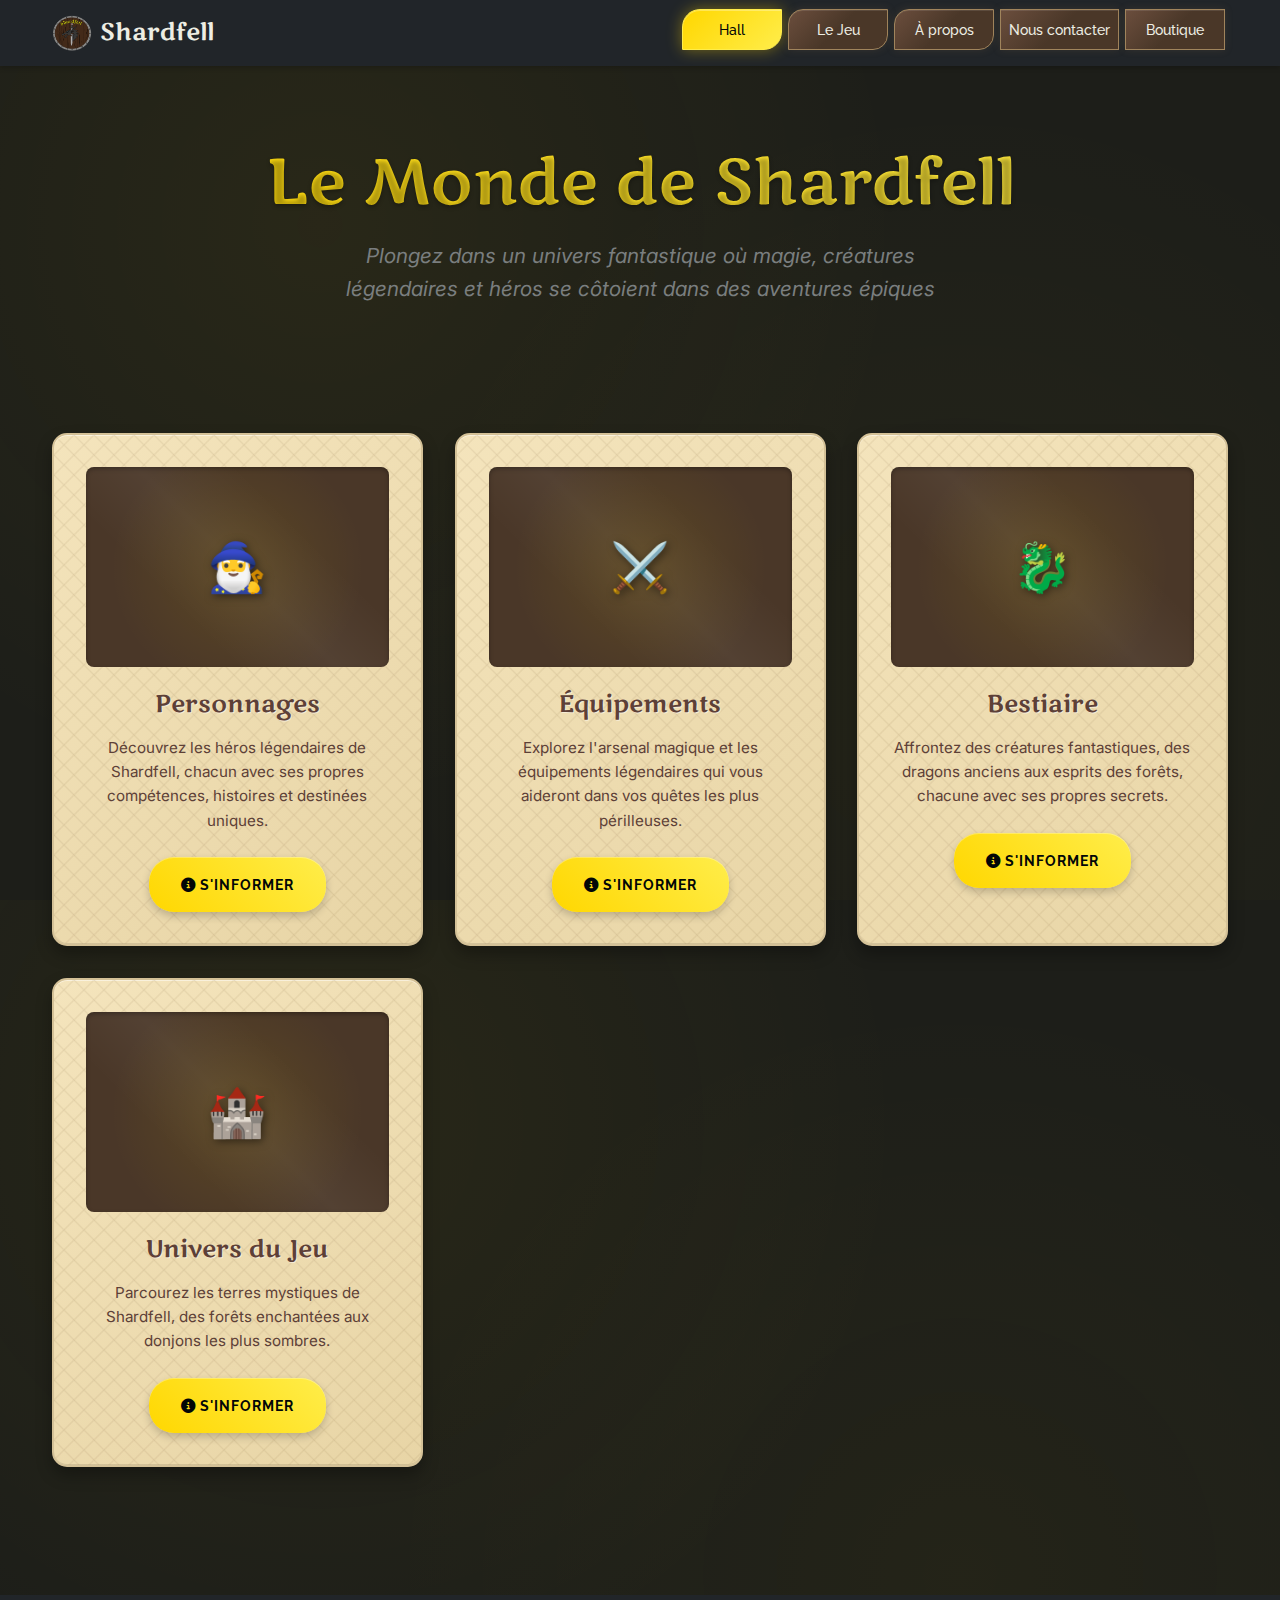
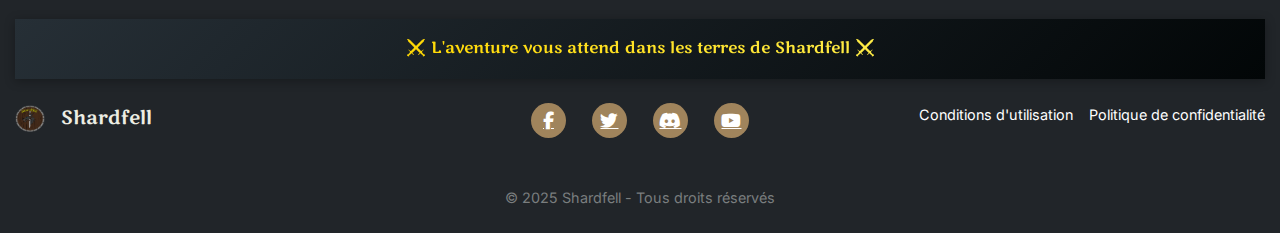
<file: Le_Jeu.html>
<!DOCTYPE html>
<html lang="fr">
  <head>
    <meta charset="UTF-8" />
    <meta name="viewport" content="width=device-width, initial-scale=1.0" />
    <title>Shardfell - Hall des Aventuriers</title>
    <!-- Bootstrap 5 CSS -->
    <link
      href="https://cdn.jsdelivr.net/npm/bootstrap@5.3.2/dist/css/bootstrap.min.css"
      rel="stylesheet"
    />
    <!-- Fonts -->
    <link
      href="https://fonts.googleapis.com/css2?family=Marko+One&family=Inter:wght@300;400;500;600;700&family=Raleway:wght@400;500;600;700&display=swap"
      rel="stylesheet"
    />
    <!-- Font Awesome -->
    <link
      rel="stylesheet"
      href="https://cdnjs.cloudflare.com/ajax/libs/font-awesome/6.4.0/css/all.min.css"
    />
    <!-- CSS personnalisé -->
    <link rel="stylesheet" href="css/style.css" />
     <link rel="shortcut icon" href="image/Logo-(1).png" />
  </head>
  <body>
    <!-- Bannière -->
    <div class="banner">
      <div class="banner-text">
        🏹 Bienvenue dans l'univers légendaire de Shardfell 🏹
      </div>
    </div>
    <!-- Navigation -->
    <nav class="navbar navbar-expand-lg navbar-dark bg-dark">
      <div class="container">
        <a class="navbar-brand d-flex align-items-center" href="#">
          <img
            src="image/Logo-(1).png"
            alt="Logo Shardfell"
            class="logo-icon me-2"
          />
          <span class="logo-text">Shardfell</span>
        </a>
        <button
          class="navbar-toggler"
          type="button"
          data-bs-toggle="collapse"
          data-bs-target="#navbarNav"
          aria-controls="navbarNav"
          aria-expanded="false"
          aria-label="Toggle navigation"
        >
          <span class="navbar-toggler-icon"></span>
        </button>
        <div class="collapse navbar-collapse" id="navbarNav">
          <ul class="navbar-nav ms-auto">
            <li class="nav-item">
              <a
                class="nav-link asymmetric-btn hall active"
                aria-current="page"
                href="index.html"
                >Hall</a
              >
            </li>
            <li class="nav-item">
              <a class="nav-link asymmetric-btn menu-item" href="Le_Jeu.html"
                >Le Jeu</a
              >
            </li>
            <li class="nav-item">
              <a class="nav-link asymmetric-btn menu-item" href="A_propos.html"
                >À propos</a
              >
            </li>
            <li class="nav-item">
              <a class="nav-link asymmetric-btn cart-btn" href="Contact.html"
                >Nous contacter</a
              >
            </li>
            <li class="nav-item">
              <a class="nav-link asymmetric-btn cart-btn" href="produit.html"
                >Boutique</a
              >
            </li>
          </ul>
        </div>
      </div>
    </nav>

    <!-- Contenu principal -->
    <main>
      <div class="container">
        <!-- Hero Section -->
        <div class="game-hero">
          <h1 class="game-title">Le Monde de Shardfell</h1>
          <p class="game-subtitle">
            Plongez dans un univers fantastique où magie, créatures légendaires
            et héros se côtoient dans des aventures épiques
          </p>
        </div>
        <!-- Cartes du jeu -->
        <div class="game-cards">
          <!-- Personnages -->
          <div class="game-card" data-category="characters">
            <div class="card-image"><div class="card-icon">🧙‍♂️</div></div>
            <div class="card-content">
              <h3 class="card-title">Personnages</h3>
              <p class="card-description">
                Découvrez les héros légendaires de Shardfell, chacun avec ses
                propres compétences, histoires et destinées uniques.
              </p>
              <button class="card-button">
                <i class="fas fa-info-circle"></i> S'informer
              </button>
            </div>
          </div>
          <!-- Équipements -->
          <div class="game-card" data-category="equipment">
            <div class="card-image"><div class="card-icon">⚔️</div></div>
            <div class="card-content">
              <h3 class="card-title">Équipements</h3>
              <p class="card-description">
                Explorez l'arsenal magique et les équipements légendaires qui
                vous aideront dans vos quêtes les plus périlleuses.
              </p>
              <button class="card-button">
                <i class="fas fa-info-circle"></i> S'informer
              </button>
            </div>
          </div>
          <!-- Bestiaire -->
          <div class="game-card" data-category="bestiary">
            <div class="card-image"><div class="card-icon">🐉</div></div>
            <div class="card-content">
              <h3 class="card-title">Bestiaire</h3>
              <p class="card-description">
                Affrontez des créatures fantastiques, des dragons anciens aux
                esprits des forêts, chacune avec ses propres secrets.
              </p>
              <button class="card-button">
                <i class="fas fa-info-circle"></i> S'informer
              </button>
            </div>
          </div>
          <!-- Univers du jeu -->
          <div class="game-card" data-category="world">
            <div class="card-image">
              <div class="card-icon">🏰</div>
            </div>
            <div class="card-content">
              <h3 class="card-title">Univers du Jeu</h3>
              <p class="card-description">
                Parcourez les terres mystiques de Shardfell, des forêts
                enchantées aux donjons les plus sombres.
              </p>
              <button class="card-button">
                <i class="fas fa-info-circle"></i> S'informer
              </button>
            </div>
          </div>
        </div>
      </div>
    </main>

    <!-- Modal avec carrousel (style médiéval) -->
    <div class="modal-overlay" id="modal">
      <div class="modal-content">
        <!-- Coins décoratifs -->
        <div class="modal-corner modal-corner-top-left">✦</div>
        <div class="modal-corner modal-corner-top-right">✦</div>
        <div class="modal-corner modal-corner-bottom-left">✦</div>
        <div class="modal-corner modal-corner-bottom-right">✦</div>

        <!-- Surface intérieure (parchemin) -->
        <div class="modal-surface">
          <div class="modal-header">
            <h2 class="modal-title" id="modal-title">Titre de la catégorie</h2>
            <button class="close-button" id="close-modal" aria-label="Fermer">
              ×
            </button>
          </div>

          <div class="carousel-container" id="carousel-container">
            <!-- Les slides seront ajoutées dynamiquement par JavaScript -->
          </div>

          <div class="carousel-controls">
            <button
              class="carousel-button"
              id="prev-slide"
              aria-label="Précédent"
            >
              <i class="fas fa-chevron-left"></i>
            </button>
            <button
              class="carousel-button"
              id="next-slide"
              aria-label="Suivant"
            >
              <i class="fas fa-chevron-right"></i>
            </button>
          </div>

          <div class="carousel-dots" id="carousel-dots">
            <!-- Les dots seront ajoutés dynamiquement par JavaScript -->
          </div>
        </div>
      </div>
    </div>

    <!-- Footer -->
    <footer class="bg-dark text-white py-4">
      <div class="container-fluid">
        <div class="footer-banner text-center mb-4">
          <div class="banner-text">
            ⚔️ L'aventure vous attend dans les terres de Shardfell ⚔️
          </div>
        </div>
        <div class="row">
          <div class="col-md-4 text-center text-md-start mb-3 mb-md-0">
            <div
              class="footer-logo d-flex align-items-center justify-content-center justify-content-md-start"
            >
              <img
                src="image/Logo-(1).png"
                alt="Logo Shardfell"
                class="footer-logo-icon me-2"
              />
              <span class="footer-logo-text">Shardfell</span>
            </div>
          </div>
          <div class="col-md-4 text-center mb-3 mb-md-0">
            <div class="social-icons d-flex justify-content-center gap-3">
              <a
                href="https://www.facebook.com"
                title="Facebook"
                aria-label="Page Facebook"
                class="text-white"
                ><i class="fab fa-facebook-f"></i
              ></a>
              <a
                href="https://x.com/home"
                title="Twitter"
                aria-label="Compte Twitter"
                class="text-white"
                ><i class="fab fa-twitter"></i
              ></a>
              <a
                href="https://discord.gg"
                title="Discord"
                aria-label="Serveur Discord"
                class="text-white"
                ><i class="fab fa-discord"></i
              ></a>
              <a
                href="https://www.youtube.com"
                title="YouTube"
                aria-label="Chaîne YouTube"
                class="text-white"
                ><i class="fab fa-youtube"></i
              ></a>
            </div>
          </div>
          <div class="col-md-4 text-center text-md-end">
            <div
              class="footer-links d-flex flex-column flex-md-row justify-content-center justify-content-md-end gap-3"
            >
              <a href="condition.html" class="text-white">Conditions d'utilisation</a>
              <a href="politique.html" class="text-white">Politique de confidentialité</a>
            </div>
          </div>
        </div>
        <div class="row mt-3">
          <div class="col-12 text-center">
            <div class="copyright">© 2025 Shardfell - Tous droits réservés</div>
          </div>
        </div>
      </div>
    </footer>

    <!-- Scripts -->
    <script src="https://cdn.jsdelivr.net/npm/bootstrap@5.3.2/dist/js/bootstrap.bundle.min.js"></script>
    <script src="js/script.js"></script>
  </body>
</html>
</file>
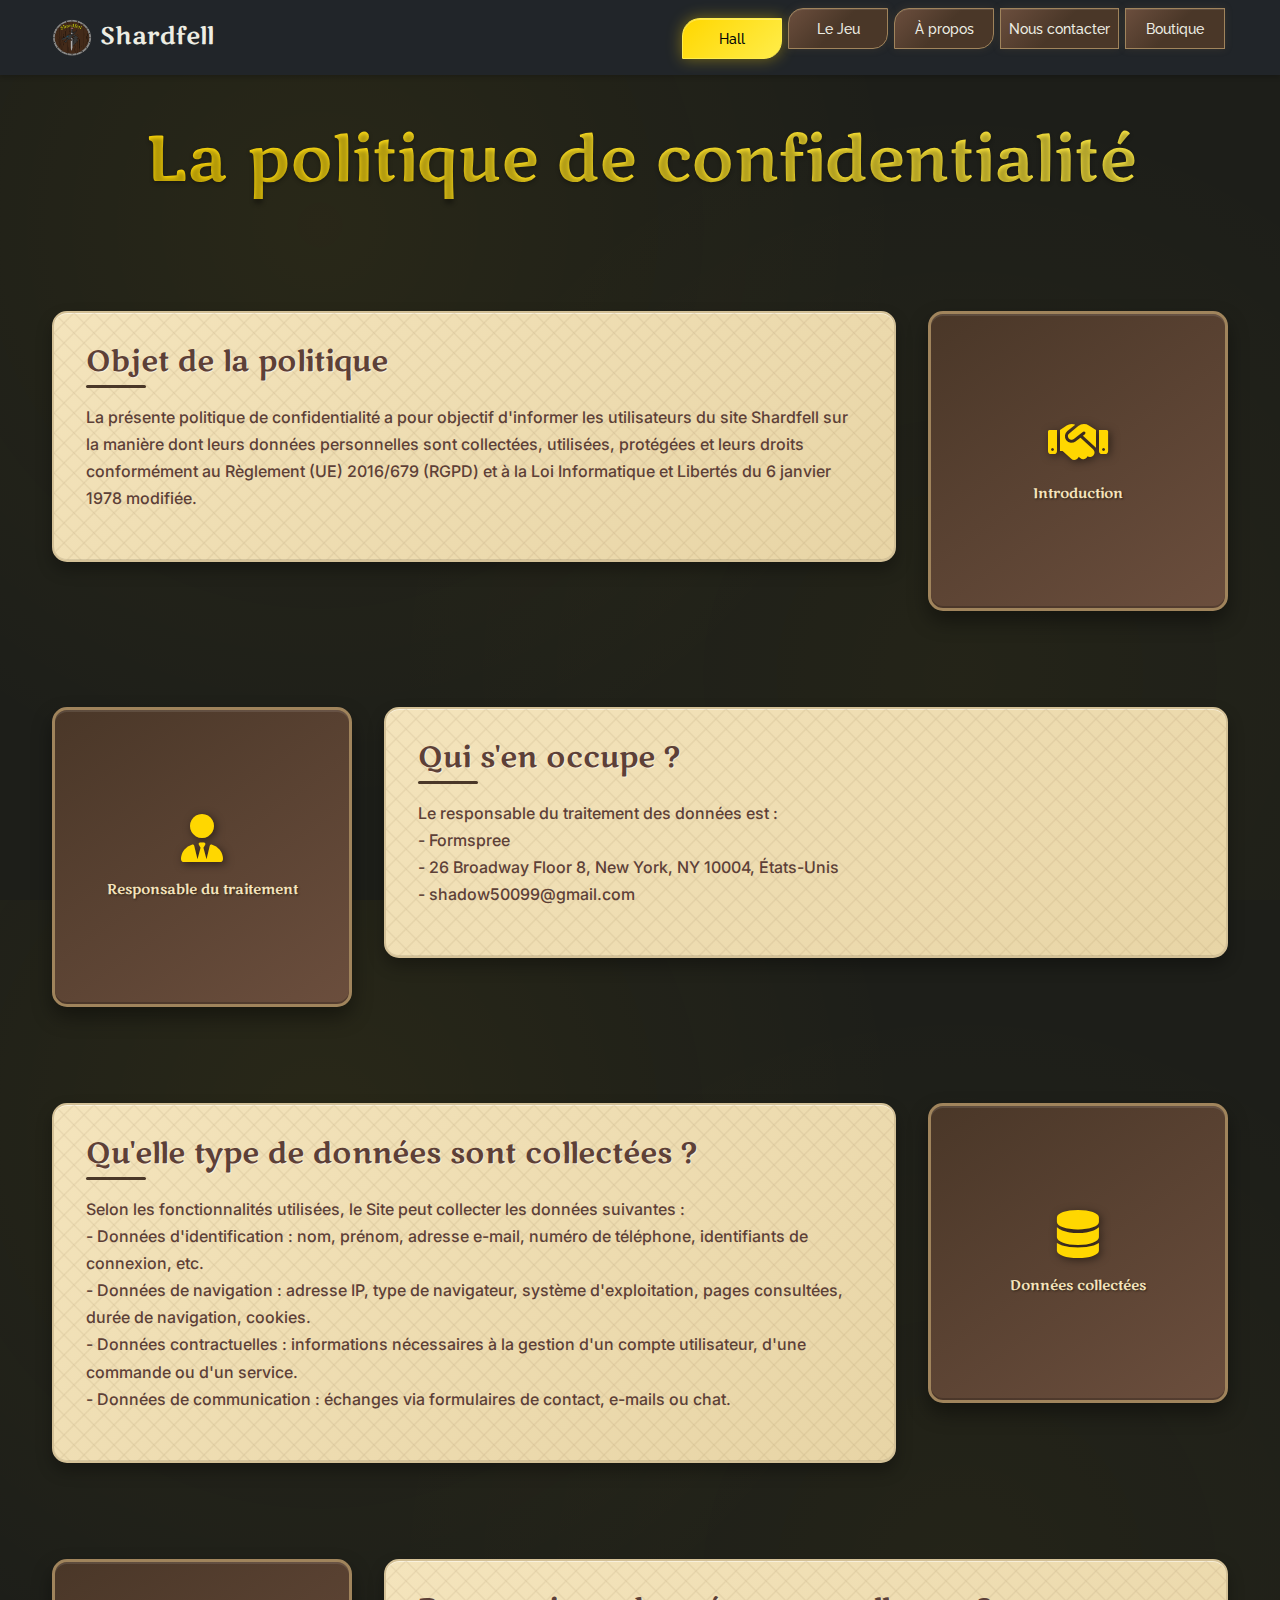
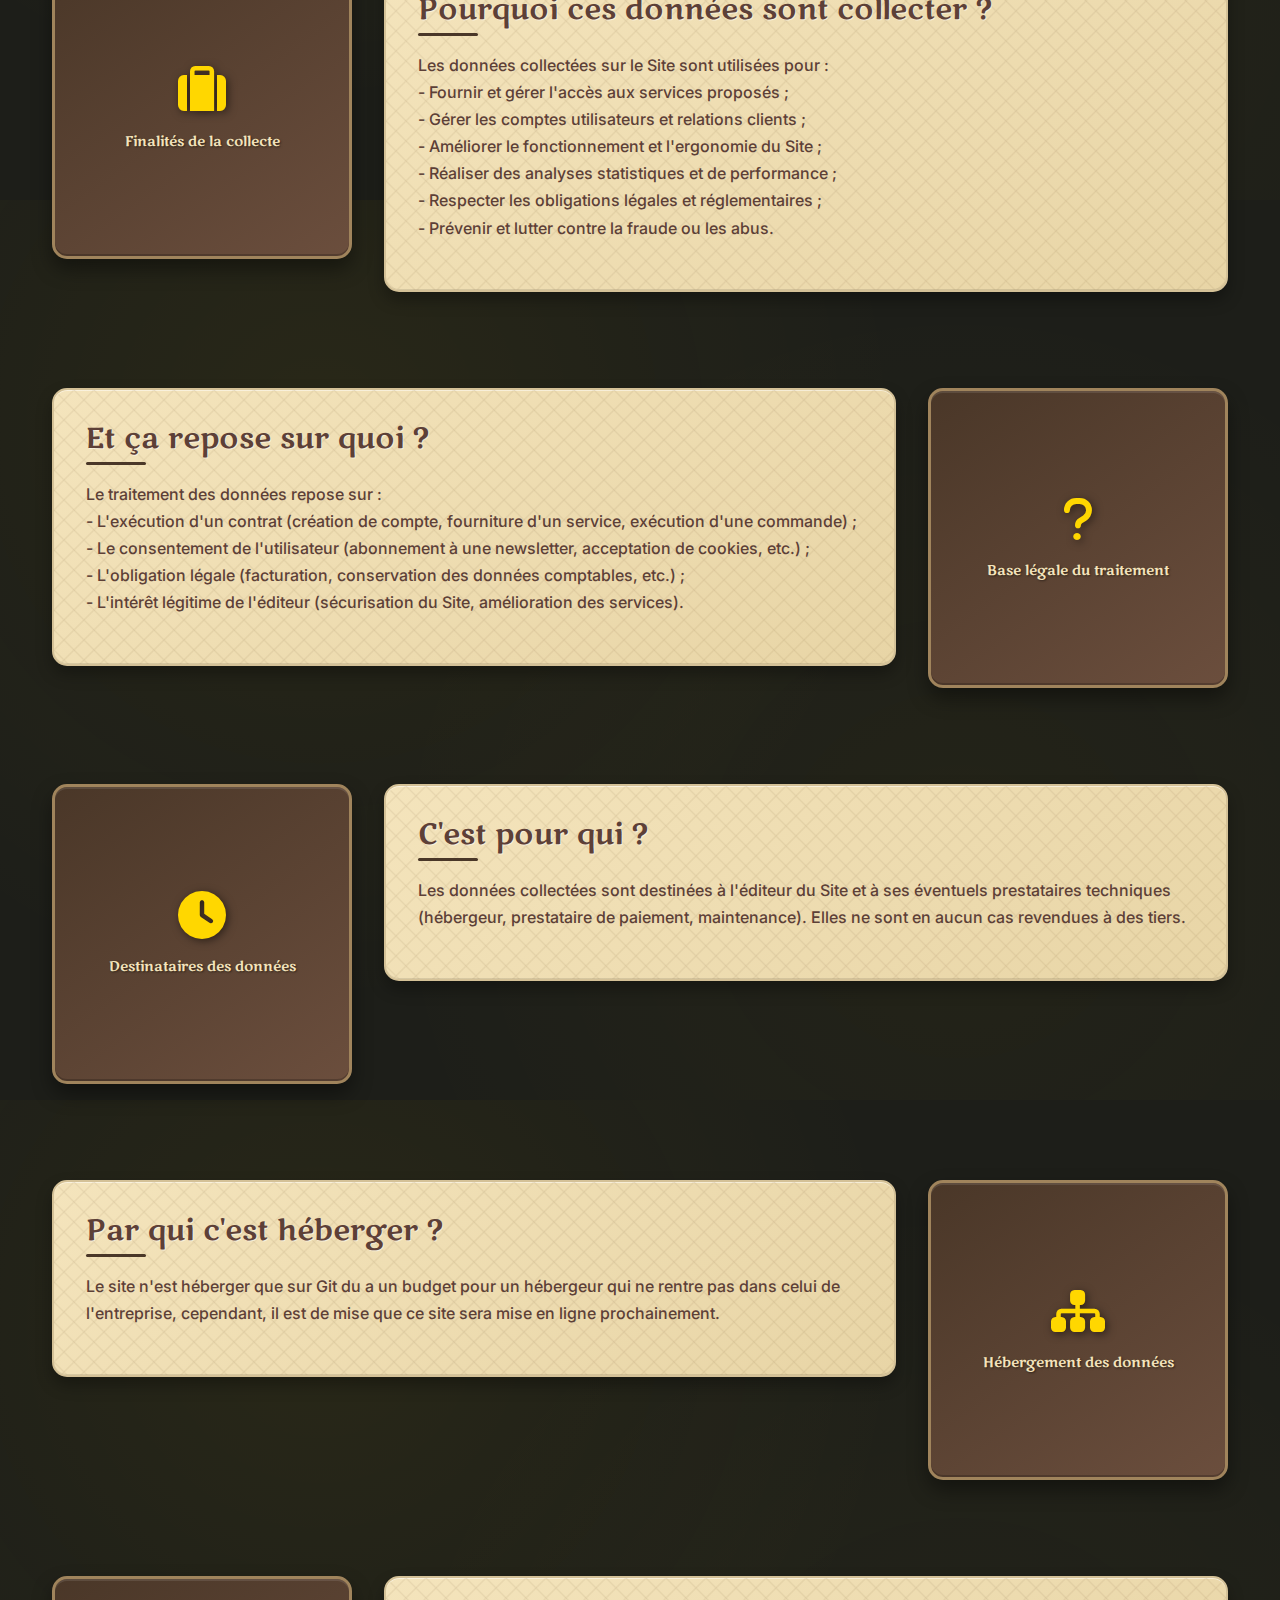
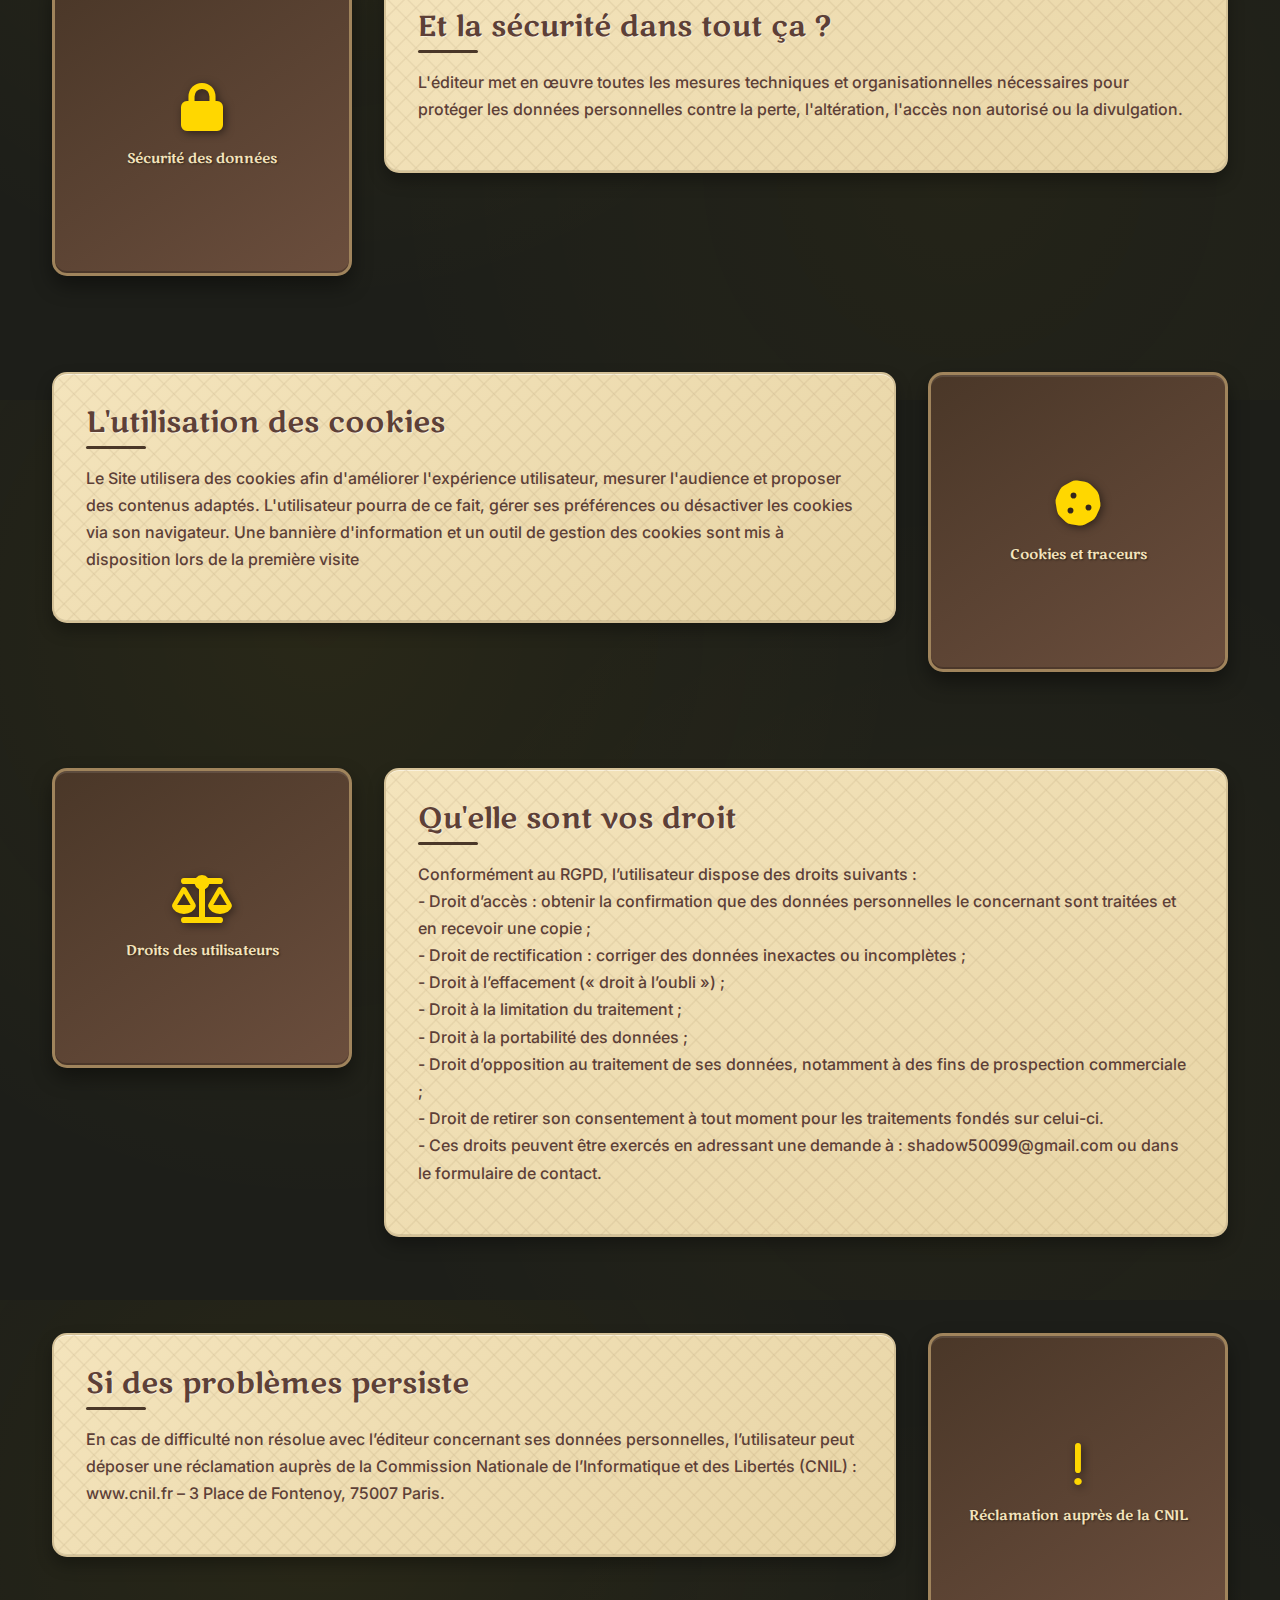
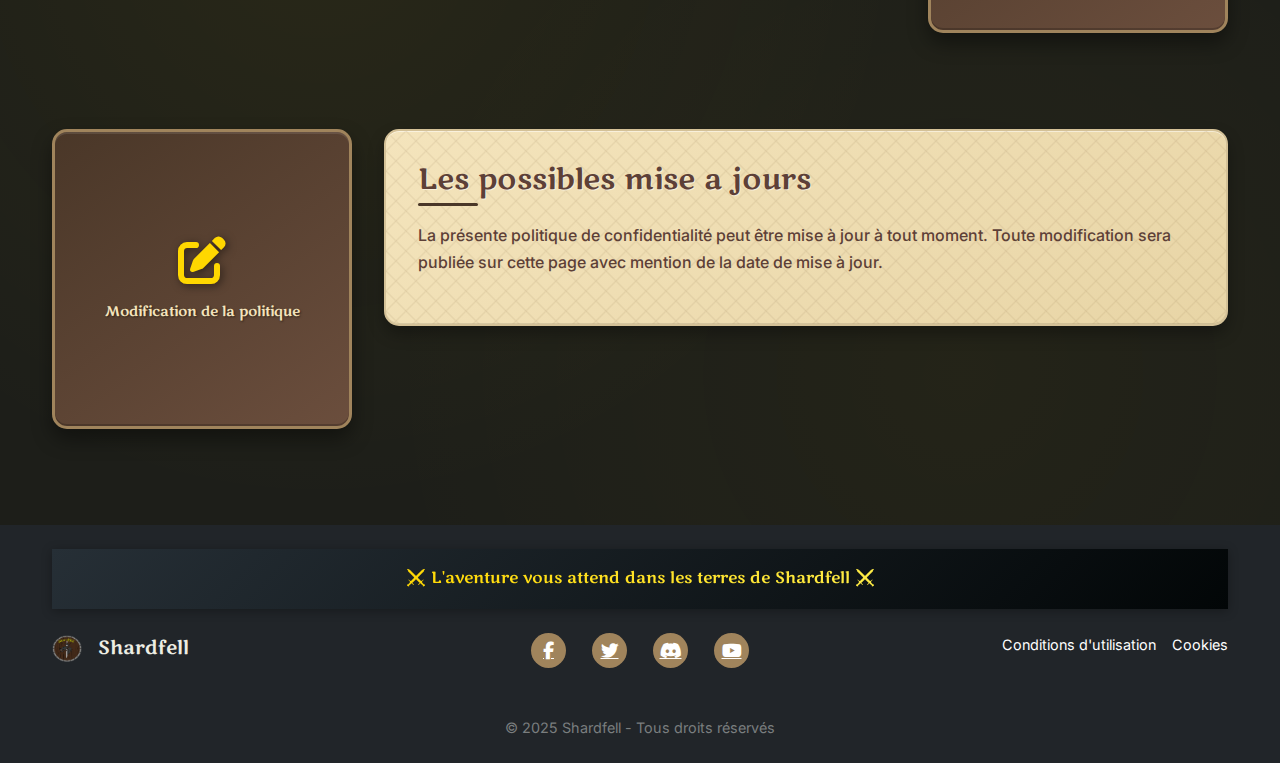
<file: politique.html>
<!DOCTYPE html>
<html lang="fr">
  <head>
    <meta charset="UTF-8" />
    <meta name="viewport" content="width=device-width, initial-scale=1.0" />
    <title>Shardfell - Hall des Aventuriers</title>
    <!-- Bootstrap 5 CSS (uniquement pour le responsive) -->
    <link
      href="https://cdn.jsdelivr.net/npm/bootstrap@5.3.2/dist/css/bootstrap.min.css"
      rel="stylesheet"
    />
    <!-- Fonts -->
    <link
      href="https://fonts.googleapis.com/css2?family=Marko+One&family=Inter:wght@300;400;500;600;700&family=Raleway:wght@400;500;600;700&display=swap"
      rel="stylesheet"
    />
    <!-- Font Awesome -->
    <link
      rel="stylesheet"
      href="https://cdnjs.cloudflare.com/ajax/libs/font-awesome/6.4.0/css/all.min.css"
    />
    <!-- CSS personnalisé -->
    <link rel="stylesheet" href="css/style.css" />
     <link rel="shortcut icon" href="image/Logo-(1).png" />
  </head>
  <body>
    <nav class="navbar navbar-expand-lg navbar-dark bg-dark">
      <div class="container">
        <a class="navbar-brand d-flex align-items-center" href="#">
          <img
            src="image/Logo-(1).png"
            alt="Logo Shardfell"
            class="logo-icon me-2"
          />
          <span class="logo-text">Shardfell</span
        </a>
        <button
          class="navbar-toggler"
          type="button"
          data-bs-toggle="collapse"
          data-bs-target="#navbarNav"
          aria-controls="navbarNav"
          aria-expanded="false"
          aria-label="Toggle navigation"
        >
          <span class="navbar-toggler-icon"></span>
        </button>
        <div class="collapse navbar-collapse" id="navbarNav">
          <ul class="navbar-nav ms-auto">
            <li class="nav-item">
              <a
                class="nav-link asymmetric-btn hall active"
                aria-current="page"
                href="index.html"
                >Hall</a
              >
            </li>
            <li class="nav-item">
              <a class="nav-link asymmetric-btn menu-item" href="Le_Jeu.html"
                >Le Jeu</a
              >
            </li>
            <li class="nav-item">
              <a class="nav-link asymmetric-btn menu-item" href="A_propos.html"
                >À propos</a
              >
            </li>
            <li class="nav-item">
              <a class="nav-link asymmetric-btn cart-btn" href="Contact.html"
                >Nous contacter</a
              >
            </li>
            <li class="nav-item">
              <a class="nav-link asymmetric-btn cart-btn" href="produit.html"
                >Boutique</a
              >
            </li>
          </ul>
        </div>
      </div>
    </nav>
    </head>
    <body>
        <div class="container">
            <!-- Hero Section -->
            <section class="about-hero">
                <h1 class="about-title">La politique de confidentialité</h1>
            </section>

            <!-- Sections À propos -->
            <div class="about-sections">
                <!-- Qui sommes-nous ? -->
                <section class="about-section">
                    <div class="section-content">
                        <h2 class="section-title">Objet de la politique</h2>
                        <p class="section-text">
                            La présente politique de confidentialité a pour objectif d'informer les utilisateurs du site Shardfell sur la manière dont leurs données personnelles sont collectées, utilisées, protégées et leurs droits conformément au Règlement (UE) 2016/679 (RGPD) et à la Loi Informatique et Libertés du 6 janvier 1978 modifiée.
                        </p>
                    </div>
                    <div class="section-image">
                        <div class="image-placeholder">
                            <i class="fa-solid fa-handshake"></i>
                            <span>Introduction</span>
                        </div>
                    </div>
                </section>

                <!-- Pourquoi Shardfell ? -->
                <section class="about-section">
                    <div class="section-content">
                        <h2 class="section-title">Qui s'en occupe ?</h2>
                        <p class="section-text">
                          Le responsable du traitement des données est :
                          <br> - Formspree
                          <br> - 26 Broadway Floor 8, New York, NY 10004, États-Unis
                          <br> - shadow50099@gmail.com
                        </p>
                    </div>
                    <div class="section-image">
                        <div class="image-placeholder">
                            <i class="fa-solid fa-user-tie"></i>
                            <span>Responsable du traitement</span>
                        </div>
                    </div>
                </section>

                <!-- Pour qui est-ce fait ? -->
                <section class="about-section">
                    <div class="section-content">
                        <h2 class="section-title">Qu'elle type de données sont collectées ?</h2>
                        <p class="section-text">
                           Selon les fonctionnalités utilisées, le Site peut collecter les données suivantes :  
                            <br> - Données d'identification : nom, prénom, adresse e-mail, numéro de téléphone, identifiants de connexion, etc.

                            <br> -  Données de navigation : adresse IP, type de navigateur, système d'exploitation, pages consultées, durée de navigation, cookies.

                            <br> -  Données contractuelles : informations nécessaires à la gestion d'un compte utilisateur, d'une commande ou d'un service.

                            <br> -  Données de communication : échanges via formulaires de contact, e-mails ou chat.
                        </p>
                    </div>
                    <div class="section-image">
                        <div class="image-placeholder">
                            <i class="fa-solid fa-database"></i>
                            <span>Données collectées</span>
                        </div>
                    </div>
                </section>
                <!-- Pourquoi Shardfell ? -->
                <section class="about-section">
                    <div class="section-content">
                        <h2 class="section-title">Pourquoi ces données sont collecter ?</h2>
                        <p class="section-text">
                            Les données collectées sur le Site sont utilisées pour :
                              <br> - Fournir et gérer l'accès aux services proposés ;

                              <br> - Gérer les comptes utilisateurs et relations clients ;

                              <br> - Améliorer le fonctionnement et l'ergonomie du Site ;

                              <br> - Réaliser des analyses statistiques et de performance ;

                              <br> - Respecter les obligations légales et réglementaires ;

                              <br> - Prévenir et lutter contre la fraude ou les abus.
                        </p>
                    </div>
                    <div class="section-image">
                        <div class="image-placeholder">
                            <i class="fa-solid fa-suitcase"></i>
                            <span>Finalités de la collecte</span>
                        </div>
                    </div>
                </section>
                <!-- Pourquoi Shardfell ? -->
                <section class="about-section">
                    <div class="section-content">
                        <h2 class="section-title">Et ça repose sur quoi ?</h2>
                        <p class="section-text">
                           Le traitement des données repose sur :
                              <br> - L'exécution d'un contrat (création de compte, fourniture d'un service, exécution d'une commande) ;

                              <br> - Le consentement de l'utilisateur (abonnement à une newsletter, acceptation de cookies, etc.) ;

                              <br> - L'obligation légale (facturation, conservation des données comptables, etc.) ;

                              <br> - L'intérêt légitime de l'éditeur (sécurisation du Site, amélioration des services).
                    </div>
                    <div class="section-image">
                        <div class="image-placeholder">
                            <i class="fa-solid fa-question"></i>
                            <span>Base légale du traitement</span>
                        </div>
                    </div>
                </section>
                <!-- Pourquoi Shardfell ? -->
                <section class="about-section">
                    <div class="section-content">
                        <h2 class="section-title">C'est pour qui ?</h2>
                        <p class="section-text">
                            Les données collectées sont destinées à l'éditeur du Site et à ses éventuels prestataires techniques (hébergeur, prestataire de paiement, maintenance).
                            Elles ne sont en aucun cas revendues à des tiers.
                        </p>
                    </div>
                    <div class="section-image">
                        <div class="image-placeholder">
                            <i class="fa-solid fa-clock"></i>
                            <span>Destinataires des données</span>
                        </div>
                    </div>
                </section>
                <!-- Pourquoi Shardfell ? -->
                <section class="about-section">
                    <div class="section-content">
                        <h2 class="section-title">Par qui c'est héberger ?</h2>
                        <p class="section-text">
                          Le site n'est héberger que sur Git du a un budget pour un hébergeur qui ne rentre pas dans celui de l'entreprise, cependant, il est de mise que ce site sera mise en ligne prochainement.
                        </p>
                    </div>
                    <div class="section-image">
                        <div class="image-placeholder">
                            <i class="fa-solid fa-sitemap"></i>
                            <span>Hébergement des données</span>
                        </div>
                    </div>
                </section>
                <!-- Pourquoi Shardfell ? -->
                <section class="about-section">
                    <div class="section-content">
                        <h2 class="section-title">Et la sécurité dans tout ça ?</h2>
                        <p class="section-text">
                          L'éditeur met en œuvre toutes les mesures techniques et organisationnelles nécessaires pour protéger les données personnelles contre la perte, l'altération, l'accès non autorisé ou la divulgation.
                        </p>
                    </div>
                    <div class="section-image">
                        <div class="image-placeholder">
                            <i class="fa-solid fa-lock"></i>
                            <span>Sécurité des données</span>
                        </div>
                    </div>
                </section>

                <!-- Pourquoi Shardfell ? -->
                <section class="about-section">
                    <div class="section-content">
                        <h2 class="section-title">L'utilisation des cookies</h2>
                        <p class="section-text">
                        Le Site utilisera des cookies afin d'améliorer l'expérience utilisateur, mesurer l'audience et proposer des contenus adaptés.
                        L'utilisateur pourra de ce fait, gérer ses préférences ou désactiver les cookies via son navigateur. Une bannière d'information et un outil de gestion des cookies sont mis à disposition lors de la première visite
                        </p>
                    </div>
                    <div class="section-image">
                        <div class="image-placeholder">
                            <i class="fa-solid fa-cookie"></i>
                            <span>Cookies et traceurs</span>
                        </div>
                    </div>
                </section>

                <!-- Pourquoi Shardfell ? -->
                <section class="about-section">
                    <div class="section-content">
                        <h2 class="section-title">Qu'elle sont vos droit</h2>
                        <p class="section-text">
                        Conformément au RGPD, l’utilisateur dispose des droits suivants :

                          <br> - Droit d’accès : obtenir la confirmation que des données personnelles le concernant sont traitées et en recevoir une copie ;

                          <br> -  Droit de rectification : corriger des données inexactes ou incomplètes ;

                          <br> -  Droit à l’effacement (« droit à l’oubli ») ;

                          <br> -  Droit à la limitation du traitement ;

                          <br> -  Droit à la portabilité des données ;

                          <br> -  Droit d’opposition au traitement de ses données, notamment à des fins de prospection commerciale ;

                          <br> -  Droit de retirer son consentement à tout moment pour les traitements fondés sur celui-ci.

                          <br> -  Ces droits peuvent être exercés en adressant une demande à : shadow50099@gmail.com ou dans le formulaire de contact.
                        </p>
                    </div>
                    <div class="section-image">
                        <div class="image-placeholder">
                            <i class="fa-solid fa-scale-balanced"></i>
                            <span>Droits des utilisateurs</span>
                        </div>
                    </div>
                </section>

                <!-- Pourquoi Shardfell ? -->
                <section class="about-section">
                    <div class="section-content">
                        <h2 class="section-title">Si des problèmes persiste</h2>
                        <p class="section-text">
                        En cas de difficulté non résolue avec l’éditeur concernant ses données personnelles, l’utilisateur peut déposer une réclamation auprès de la Commission Nationale de l’Informatique et des Libertés (CNIL) :
                        www.cnil.fr – 3 Place de Fontenoy, 75007 Paris.
                        </p>
                    </div>
                    <div class="section-image">
                        <div class="image-placeholder">
                            <i class="fa-solid fa-exclamation"></i>
                            <span>Réclamation auprès de la CNIL</span>
                        </div>
                    </div>
                </section>
                <!-- Pourquoi Shardfell ? -->
                <section class="about-section">
                    <div class="section-content">
                        <h2 class="section-title">Les possibles mise a jours</h2>
                        <p class="section-text">
                          La présente politique de confidentialité peut être mise à jour à tout moment. Toute modification sera publiée sur cette page avec mention de la date de mise à jour.                        </p>
                    </div>
                    <div class="section-image">
                        <div class="image-placeholder">
                            <i class="fa-solid fa-pen-to-square"></i>
                            <span>Modification de la politique</span>
                        </div>
                    </div>
                </section>
                
            </div>
          </div>
        </div>
        <!-- Footer avec Bootstrap -->
    <footer class="bg-dark text-white py-4">
      <div class="container">
        <div class="footer-banner text-center mb-4">
          <div class="banner-text">
            ⚔️ L'aventure vous attend dans les terres de Shardfell ⚔️
          </div>
        </div>
        <div class="row">
          <div class="col-md-4 text-center text-md-start mb-3 mb-md-0">
            <div
              class="footer-logo d-flex align-items-center justify-content-center justify-content-md-start"
            >
              <img
                src="image/Logo-(1).png"
                alt="Logo Shardfell"
                class="footer-logo-icon me-2"
              />
              <span class="footer-logo-text">Shardfell</span>
            </div>
          </div>
          <div class="col-md-4 text-center mb-3 mb-md-0">
            <div class="social-icons d-flex justify-content-center gap-3">
              <a
                href="https://www.facebook.com"
                title="Facebook"
                aria-label="Page Facebook"
                class="text-white"
                ><i class="fab fa-facebook-f"></i
              ></a>
              <a
                href="https://x.com/home"
                title="Twitter"
                aria-label="Compte Twitter"
                class="text-white"
                ><i class="fab fa-twitter"></i
              ></a>
              <a
                href="https://discord.gg"
                title="Discord"
                aria-label="Serveur Discord"
                class="text-white"
                ><i class="fab fa-discord"></i
              ></a>
              <a
                href="https://www.youtube.com"
                title="YouTube"
                aria-label="Chaîne YouTube"
                class="text-white"
                ><i class="fab fa-youtube"></i
              ></a>
            </div>
          </div>
          <div class="col-md-4 text-center text-md-end">
            <div
              class="footer-links d-flex flex-column flex-md-row justify-content-center justify-content-md-end gap-3"
            >
              <a href="condition.html" class="text-white">Conditions d'utilisation</a>
              <a href="cookie.html" class="text-white">Cookies</a>
            </div>
          </div>
        </div>
        <div class="row mt-3">
          <div class="col-12 text-center">
            <div class="copyright">© 2025 Shardfell - Tous droits réservés</div>
          </div>
        </div>
      </div>
    </footer>

    <!-- Bootstrap 5 JS (avec Popper) -->
    <script src="https://cdn.jsdelivr.net/npm/bootstrap@5.3.2/dist/js/bootstrap.bundle.min.js"></script>
    <!-- Ton script personnalisé -->
  </body>

</html>
</file>
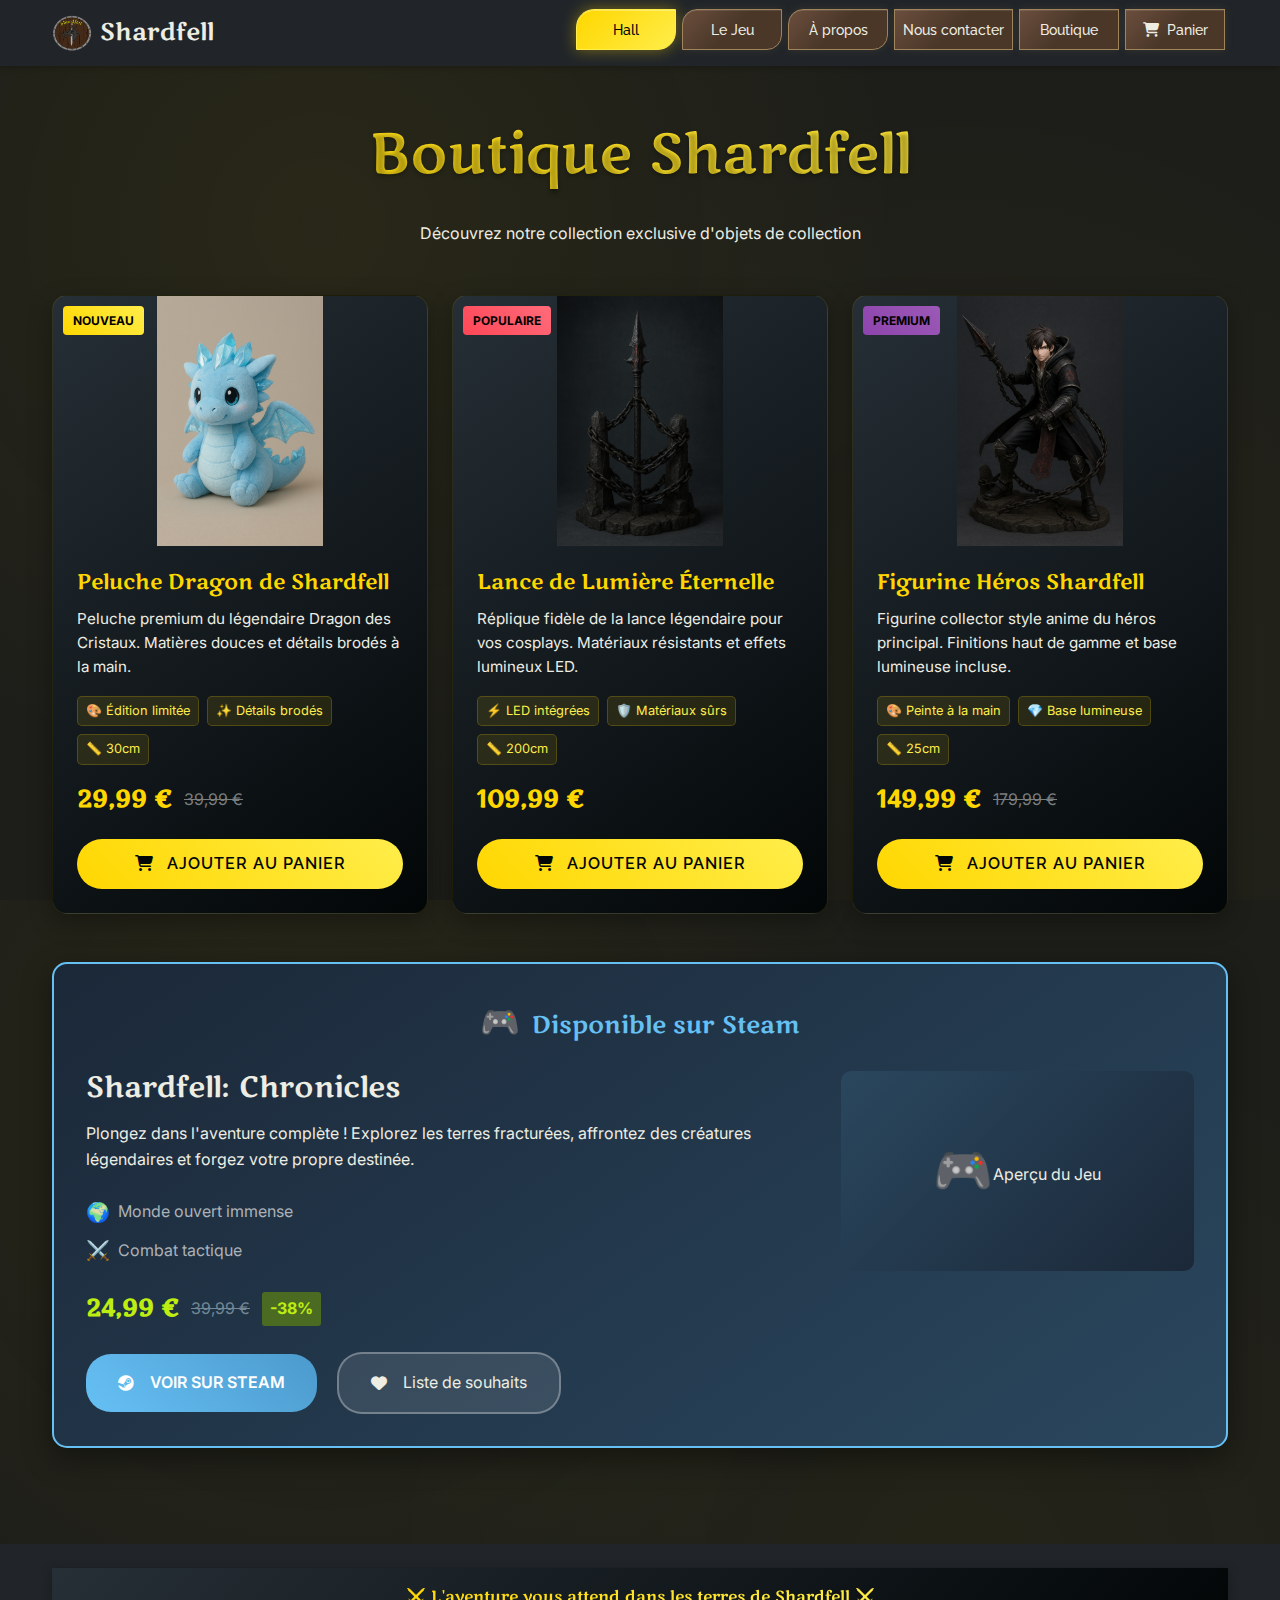
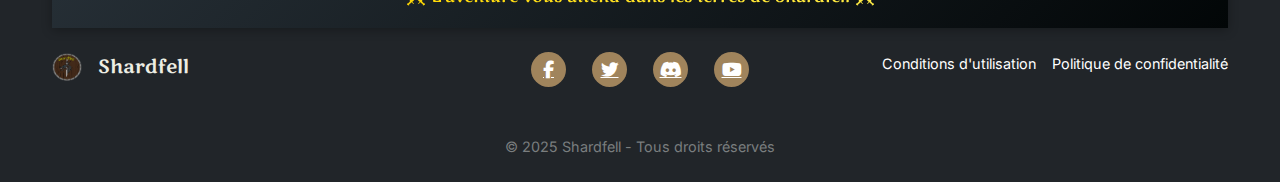
<file: produit.html>
<!DOCTYPE html>
<html lang="fr">
  <head>
    <meta charset="UTF-8" />
    <meta name="viewport" content="width=device-width, initial-scale=1.0" />
    <title>Shardfell - Hall des Aventuriers</title>
    <!-- Bootstrap 5 CSS (uniquement pour le responsive) -->
    <link
      href="https://cdn.jsdelivr.net/npm/bootstrap@5.3.2/dist/css/bootstrap.min.css"
      rel="stylesheet"
    />
    <!-- Fonts -->
    <link
      href="https://fonts.googleapis.com/css2?family=Marko+One&family=Inter:wght@300;400;500;600;700&family=Raleway:wght@400;500;600;700&display=swap"
      rel="stylesheet"
    />
    <!-- Font Awesome -->
    <link
      rel="stylesheet"
      href="https://cdnjs.cloudflare.com/ajax/libs/font-awesome/6.4.0/css/all.min.css"
    />
    <!-- CSS personnalisé -->
    <link rel="stylesheet" href="css/style.css" />
    <link rel="shortcut icon" href="image/Logo-(1).png" />
  </head>
  <body>
    <nav class="navbar navbar-expand-lg navbar-dark bg-dark">
      <div class="container">
        <a class="navbar-brand d-flex align-items-center" href="#">
          <img
            src="image/Logo-(1).png"
            alt="Logo Shardfell"
            class="logo-icon me-2"
          />
          <span class="logo-text">Shardfell</span>
        </a>
        <button
          class="navbar-toggler"
          type="button"
          data-bs-toggle="collapse"
          data-bs-target="#navbarNav"
          aria-controls="navbarNav"
          aria-expanded="false"
          aria-label="Toggle navigation"
        >
          <span class="navbar-toggler-icon"></span>
        </button>
        <div class="collapse navbar-collapse" id="navbarNav">
          <ul class="navbar-nav ms-auto">
            <li class="nav-item">
              <a
                class="nav-link asymmetric-btn hall active"
                aria-current="page"
                href="index.html"
                >Hall</a
              >
            </li>
            <li class="nav-item">
              <a class="nav-link asymmetric-btn menu-item" href="Le_Jeu.html"
                >Le Jeu</a
              >
            </li>
            <li class="nav-item">
              <a class="nav-link asymmetric-btn menu-item" href="A_propos.html"
                >À propos</a
              >
            </li>
            <li class="nav-item">
              <a class="nav-link asymmetric-btn cart-btn" href="Contact.html"
                >Nous contacter</a
              >
            </li>
            <li class="nav-item">
              <a class="nav-link asymmetric-btn cart-btn" href="produit.html"
                >Boutique</a
              >
            </li>
            <!-- Icône du panier dans la barre de navigation -->
            <li class="nav-item">
              <button
                class="nav-link asymmetric-btn cart-btn"
                onclick="showCart()"
              >
                <i class="fas fa-shopping-cart me-1"></i>
                Panier
                <span class="cart-count empty" id="cart-count">0</span>
              </button>
            </li>
          </ul>
        </div>
      </div>
    </nav>

    <!-- Contenu principal -->
    <div class="container mt-4">
      <!-- Page Produits -->
      <div id="products-page">
        <h1 class="page-title display-4">Boutique Shardfell</h1>
        <p class="text-center mb-5">
          Découvrez notre collection exclusive d'objets de collection
        </p>

        <!-- Grille de produits -->
        <div class="row g-4 mb-5">
          <!-- Produit 1 - Peluche Dragon -->
          <div class="col-lg-4 col-md-6">
            <div class="product-card">
              <div class="product-image">
                <div class="product-badge">Nouveau</div>
                <div class="product-image">
                  <img
                    src="image/dragon.png"
                    alt="Peluche Dragon de Shardfell"
                    class="product-image-img"
                    loading="lazy"
                  />
                </div>
              </div>
              <div class="product-info">
                <h3 class="product-name">Peluche Dragon de Shardfell</h3>
                <p class="product-description">
                  Peluche premium du légendaire Dragon des Cristaux. Matières
                  douces et détails brodés à la main.
                </p>
                <div class="product-features">
                  <span class="feature">🎨 Édition limitée</span>
                  <span class="feature">✨ Détails brodés</span>
                  <span class="feature">📏 30cm</span>
                </div>
                <div class="product-price">
                  <span class="price-current">29,99 €</span>
                  <span class="price-original">39,99 €</span>
                </div>
                <button
                  class="add-to-cart-btn"
                  onclick="addToCart(1, 'Peluche Dragon de Shardfell', 29.99, '🐉')"
                >
                  <i class="fas fa-shopping-cart me-2"></i>
                  Ajouter au panier
                </button>
              </div>
            </div>
          </div>

          <!-- Produit 2 - Lance Cosplay -->
          <div class="col-lg-4 col-md-6">
            <div class="product-card">
              <div class="product-image">
                <div class="product-badge popular">Populaire</div>
                <img
                  src="image/lance.png"
                  alt="Peluche Dragon de Shardfell"
                  class="product-image-img"
                />
              </div>
              <div class="product-info">
                <h3 class="product-name">Lance de Lumière Éternelle</h3>
                <p class="product-description">
                  Réplique fidèle de la lance légendaire pour vos cosplays.
                  Matériaux résistants et effets lumineux LED.
                </p>
                <div class="product-features">
                  <span class="feature">⚡ LED intégrées</span>
                  <span class="feature">🛡️ Matériaux sûrs</span>
                  <span class="feature">📏 200cm</span>
                </div>
                <div class="product-price">
                  <span class="price-current">109,99 €</span>
                </div>
                <button
                  class="add-to-cart-btn"
                  onclick="addToCart(2, 'Lance de Lumière Éternelle', 109.99, '🗡️')"
                >
                  <i class="fas fa-shopping-cart me-2"></i>
                  Ajouter au panier
                </button>
              </div>
            </div>
          </div>

          <!-- Produit 3 - Figurine Anime -->
          <div class="col-lg-4 col-md-6">
            <div class="product-card">
              <div class="product-image">
                <div class="product-badge premium">Premium</div>
                <img
                  src="image/figurine.png"
                  alt="Peluche Dragon de Shardfell"
                  class="product-image-img"
                />
              </div>
              <div class="product-info">
                <h3 class="product-name">Figurine Héros Shardfell</h3>
                <p class="product-description">
                  Figurine collector style anime du héros principal. Finitions
                  haut de gamme et base lumineuse incluse.
                </p>
                <div class="product-features">
                  <span class="feature">🎨 Peinte à la main</span>
                  <span class="feature">💎 Base lumineuse</span>
                  <span class="feature">📏 25cm</span>
                </div>
                <div class="product-price">
                  <span class="price-current">149,99 €</span>
                  <span class="price-original">179,99 €</span>
                </div>
                <button
                  class="add-to-cart-btn"
                  onclick="addToCart(3, 'Figurine Héros Shardfell', 149.99, '🏆')"
                >
                  <i class="fas fa-shopping-cart me-2"></i>
                  Ajouter au panier
                </button>
              </div>
            </div>
          </div>
        </div>

        <!-- Section Steam -->
        <div class="steam-section">
          <div class="steam-logo">
            <span class="steam-icon">🎮</span>
            <span class="steam-text">Disponible sur Steam</span>
          </div>
          <div class="row">
            <div class="col-lg-8">
              <h3 class="steam-title">Shardfell: Chronicles</h3>
              <p class="mb-4">
                Plongez dans l'aventure complète ! Explorez les terres
                fracturées, affrontez des créatures légendaires et forgez votre
                propre destinée.
              </p>
              <div class="steam-features">
                <div class="steam-feature">
                  <span class="feature-icon">🌍</span>
                  <span>Monde ouvert immense</span>
                </div>
                <div class="steam-feature">
                  <span class="feature-icon">⚔️</span>
                  <span>Combat tactique</span>
                </div>
              </div>
              <div class="steam-price">
                <span class="game-price-current">24,99 €</span>
                <span class="game-price-original">39,99 €</span>
                <span class="discount-badge">-38%</span>
              </div>
              <div class="steam-actions mt-4">
                <a
                  href="https://store.steampowered.com/app/fictive-shardfell"
                  class="steam-btn"
                  target="_blank"
                >
                  <i class="fab fa-steam me-2"></i>
                  Voir sur Steam
                </a>
                <button class="wishlist-btn">
                  <i class="fas fa-heart me-2"></i>
                  Liste de souhaits
                </button>
              </div>
            </div>
            <div class="col-lg-4">
              <div class="game-preview">
                <span class="preview-icon">🎮</span>
                <p class="mt-2 mb-0">Aperçu du Jeu</p>
              </div>
            </div>
          </div>
        </div>
      </div>

      <!-- Page Panier -->
      <div id="cart-page" style="display: none">
        <h1 class="page-title display-4">Votre Panier</h1>

        <!-- Panier vide -->
        <div class="empty-cart" id="empty-cart">
          <div class="empty-cart-icon">🛒</div>
          <h3 class="empty-cart-title">Votre panier est vide</h3>
          <p class="product-description">
            Découvrez nos produits exclusifs dans la boutique !
          </p>
          <button class="btn btn-outline-warning mt-3" onclick="showProducts()">
            <i class="fas fa-shopping-bag me-2"></i>
            Continuer les achats
          </button>
        </div>

        <!-- Panier avec articles -->
        <div id="cart-with-items" style="display: none">
          <div class="row">
            <div class="col-lg-8">
              <h3 class="mb-4">Articles dans votre panier</h3>
              <div id="cart-items">
                <!-- Les articles seront ajoutés dynamiquement ici -->
              </div>
            </div>

            <div class="col-lg-4">
              <div class="order-summary">
                <h3 class="summary-title">Résumé de la commande</h3>

                <div class="summary-line">
                  <span class="summary-label">Sous-total :</span>
                  <span class="summary-value" id="subtotal">0,00 €</span>
                </div>
                <div class="summary-line">
                  <span class="summary-label">TVA (20%) :</span>
                  <span class="summary-value" id="tax">0,00 €</span>
                </div>
                <div class="summary-line">
                  <span class="summary-label">Frais de port :</span>
                  <span class="summary-value text-success">Gratuit</span>
                </div>
                <hr class="my-3" style="border-color: var(--gold)" />
                <div class="summary-line total-line">
                  <span class="summary-label">Total :</span>
                  <span class="summary-value" id="total">0,00 €</span>
                </div>

                <!-- Formulaire de commande -->
                <form
                  class="checkout-form mt-4"
                  id="checkout-form"
                  action="https://formspree.io/f/YOUR_FORM_ID"
                  method="POST"
                >
                  <h4 class="form-section-title">Informations de livraison</h4>

                  <div class="row">
                    <div class="col-md-6">
                      <div class="form-group">
                        <label for="firstName">Prénom *</label>
                        <input
                          type="text"
                          class="form-control"
                          id="firstName"
                          name="firstName"
                          required
                        />
                      </div>
                    </div>
                    <div class="col-md-6">
                      <div class="form-group">
                        <label for="lastName">Nom *</label>
                        <input
                          type="text"
                          class="form-control"
                          id="lastName"
                          name="lastName"
                          required
                        />
                      </div>
                    </div>
                  </div>

                  <div class="form-group">
                    <label for="email">Email *</label>
                    <input
                      type="email"
                      class="form-control"
                      id="email"
                      name="email"
                      required
                    />
                  </div>

                  <div class="form-group">
                    <label for="address">Adresse *</label>
                    <input
                      type="text"
                      class="form-control"
                      id="address"
                      name="address"
                      required
                    />
                  </div>

                  <div class="row">
                    <div class="col-md-8">
                      <div class="form-group">
                        <label for="city">Ville *</label>
                        <input
                          type="text"
                          class="form-control"
                          id="city"
                          name="city"
                          required
                        />
                      </div>
                    </div>
                    <div class="col-md-4">
                      <div class="form-group">
                        <label for="city">Code postal *</label>
                        <input
                          type="text"
                          class="form-control"
                          id="zipCode"
                          name="zipCode"
                          required
                        />
                      </div>
                    </div>
                  </div>

                  <div class="form-group">
                    <label for="country">Pays *</label>
                    <select
                      class="form-control"
                      id="country"
                      name="country"
                      required
                    >
                      <option value="">Sélectionner un pays</option>
                      <option value="FR">France</option>
                      <option value="BE">Belgique</option>
                      <option value="CH">Suisse</option>
                      <option value="CA">Canada</option>
                      <option value="OTHER">Autre</option>
                    </select>
                  </div>

                  <!-- Champs cachés pour les données de commande -->
                  <input type="hidden" name="orderItems" id="orderItems" />
                  <input type="hidden" name="orderTotal" id="orderTotal" />
                  <input
                    type="hidden"
                    name="orderSubtotal"
                    id="orderSubtotal"
                  />
                  <input type="hidden" name="orderTax" id="orderTax" />

                  <button type="submit" class="checkout-btn">
                    <i class="fas fa-credit-card me-2"></i>
                    Finaliser la commande
                  </button>
                </form>
              </div>
            </div>
          </div>
        </div>
      </div>
    </div>

    <!-- Modal de confirmation -->
    <div class="confirmation-modal" id="confirmationModal">
      <div class="modal-content">
        <div class="modal-icon">✅</div>
        <h3 class="modal-title">Commande confirmée !</h3>
        <div class="modal-message">
          <p><strong>Merci pour votre achat !</strong></p>
          <p>Votre commande a été enregistrée avec succès.</p>
          <p>Vous recevrez votre colis dans les <strong>48h</strong>.</p>
          <p>Un email de confirmation vous sera envoyé sous peu.</p>
        </div>
        <button class="modal-btn" onclick="closeModal()">Parfait !</button>
      </div>
    </div>
    <!-- Footer avec Bootstrap -->
    <footer class="bg-dark text-white py-4">
      <div class="container">
        <div class="footer-banner text-center mb-4">
          <div class="banner-text">
            ⚔️ L'aventure vous attend dans les terres de Shardfell ⚔️
          </div>
        </div>
        <div class="row">
          <div class="col-md-4 text-center text-md-start mb-3 mb-md-0">
            <div
              class="footer-logo d-flex align-items-center justify-content-center justify-content-md-start"
            >
              <img
                src="image/Logo-(1).png"
                alt="Logo Shardfell"
                class="footer-logo-icon me-2"
              />
              <span class="footer-logo-text">Shardfell</span>
            </div>
          </div>
          <div class="col-md-4 text-center mb-3 mb-md-0">
            <div class="social-icons d-flex justify-content-center gap-3">
              <a
                href="https://www.facebook.com"
                title="Facebook"
                aria-label="Page Facebook"
                class="text-white"
                ><i class="fab fa-facebook-f"></i
              ></a>
              <a
                href="https://x.com/home"
                title="Twitter"
                aria-label="Compte Twitter"
                class="text-white"
                ><i class="fab fa-twitter"></i
              ></a>
              <a
                href="https://discord.gg"
                title="Discord"
                aria-label="Serveur Discord"
                class="text-white"
                ><i class="fab fa-discord"></i
              ></a>
              <a
                href="https://www.youtube.com"
                title="YouTube"
                aria-label="Chaîne YouTube"
                class="text-white"
                ><i class="fab fa-youtube"></i
              ></a>
            </div>
          </div>
          <div class="col-md-4 text-center text-md-end">
            <div
              class="footer-links d-flex flex-column flex-md-row justify-content-center justify-content-md-end gap-3"
            >
              <a href="condition.html" class="text-white"
                >Conditions d'utilisation</a
              >
              <a href="politique.html" class="text-white"
                >Politique de confidentialité</a
              >
            </div>
          </div>
        </div>
        <div class="row mt-3">
          <div class="col-12 text-center">
            <div class="copyright">© 2025 Shardfell - Tous droits réservés</div>
          </div>
        </div>
      </div>
    </footer>

    <!-- Bootstrap 5 JS (avec Popper) -->
    <script src="https://cdn.jsdelivr.net/npm/bootstrap@5.3.2/dist/js/bootstrap.bundle.min.js"></script>
    <!-- Ton script personnalisé -->
    <script>
      // Panier global
      let cart = [];

      // Affichage/masquage des pages
      function showProducts() {
        document.getElementById("products-page").style.display = "block";
        document.getElementById("cart-page").style.display = "none";

        // Mise à jour des liens actifs
        document.querySelectorAll(".nav-link").forEach((link) => {
          link.classList.remove("active");
        });
        document
          .querySelector('a[href="produits.html"]')
          .classList.add("active");
      }

      function showCart() {
        document.getElementById("products-page").style.display = "none";
        document.getElementById("cart-page").style.display = "block";
        updateCartDisplay();
      }

      // Ajouter un produit au panier
      function addToCart(id, name, price, emoji) {
        const existingItem = cart.find((item) => item.id === id);

        if (existingItem) {
          existingItem.quantity += 1;
        } else {
          cart.push({
            id: id,
            name: name,
            price: price,
            emoji: emoji,
            quantity: 1,
          });
        }

        updateCartCount();
        showNotification(`${name} ajouté au panier !`, "success");
      }

      // Mettre à jour le compteur du panier
      function updateCartCount() {
        const totalItems = cart.reduce((sum, item) => sum + item.quantity, 0);
        const cartCountEl = document.getElementById("cart-count");

        if (totalItems > 0) {
          cartCountEl.textContent = totalItems;
          cartCountEl.classList.remove("empty");
        } else {
          cartCountEl.classList.add("empty");
        }
      }

      // Mettre à jour l'affichage du panier
      function updateCartDisplay() {
        const emptyCart = document.getElementById("empty-cart");
        const cartWithItems = document.getElementById("cart-with-items");
        const cartItemsContainer = document.getElementById("cart-items");

        if (cart.length === 0) {
          emptyCart.style.display = "block";
          cartWithItems.style.display = "none";
          return;
        }

        emptyCart.style.display = "none";
        cartWithItems.style.display = "block";

        // Vider le container
        cartItemsContainer.innerHTML = "";

        // Ajouter chaque article
        cart.forEach((item) => {
          const cartItem = document.createElement("div");
          cartItem.className = "cart-item";
          cartItem.innerHTML = `
                    <div class="cart-item-image">
                        <span>${item.emoji}</span>
                    </div>
                    <div class="cart-item-info flex-grow-1">
                        <div class="cart-item-name">${item.name}</div>
                        <div class="cart-item-price">${item.price.toFixed(
                          2
                        )} €</div>
                        <div class="quantity-controls mt-2">
                            <button class="quantity-btn" onclick="updateQuantity(${
                              item.id
                            }, -1)">-</button>
                            <input type="number" class="quantity-input" value="${
                              item.quantity
                            }" 
                                   onchange="setQuantity(${
                                     item.id
                                   }, this.value)" min="1">
                            <button class="quantity-btn" onclick="updateQuantity(${
                              item.id
                            }, 1)">+</button>
                        </div>
                    </div>
                    <div class="text-end">
                        <div class="fw-bold">${(
                          item.price * item.quantity
                        ).toFixed(2)} €</div>
                        <button class="remove-btn mt-2" onclick="removeFromCart(${
                          item.id
                        })">
                            <i class="fas fa-trash me-1"></i>Supprimer
                        </button>
                    </div>
                `;
          cartItemsContainer.appendChild(cartItem);
        });

        updateOrderSummary();
      }

      // Mettre à jour la quantité
      function updateQuantity(id, change) {
        const item = cart.find((item) => item.id === id);
        if (item) {
          item.quantity = Math.max(1, item.quantity + change);
          updateCartCount();
          updateCartDisplay();
        }
      }

      // Définir la quantité
      function setQuantity(id, newQuantity) {
        const quantity = Math.max(1, parseInt(newQuantity) || 1);
        const item = cart.find((item) => item.id === id);
        if (item) {
          item.quantity = quantity;
          updateCartCount();
          updateCartDisplay();
        }
      }

      // Supprimer du panier
      function removeFromCart(id) {
        cart = cart.filter((item) => item.id !== id);
        updateCartCount();
        updateCartDisplay();
        showNotification("Article supprimé du panier", "info");
      }

      // Mettre à jour le résumé de commande
      function updateOrderSummary() {
        const subtotal = cart.reduce(
          (sum, item) => sum + item.price * item.quantity,
          0
        );
        const tax = subtotal * 0.2; // TVA 20%
        const total = subtotal + tax;

        document.getElementById("subtotal").textContent =
          subtotal.toFixed(2) + " €";
        document.getElementById("tax").textContent = tax.toFixed(2) + " €";
        document.getElementById("total").textContent = total.toFixed(2) + " €";

        // Mettre à jour les champs cachés pour Formspree
        document.getElementById("orderItems").value = JSON.stringify(cart);
        document.getElementById("orderSubtotal").value = subtotal.toFixed(2);
        document.getElementById("orderTax").value = tax.toFixed(2);
        document.getElementById("orderTotal").value = total.toFixed(2);
      }

      // Gestion du formulaire
      document
        .getElementById("checkout-form")
        .addEventListener("submit", function (e) {
          e.preventDefault();

          if (cart.length === 0) {
            showNotification("Votre panier est vide !", "error");
            return;
          }

          // Simuler l'envoi vers Formspree
          setTimeout(() => {
            showConfirmationModal();
            // Vider le panier après confirmation
            cart = [];
            updateCartCount();
            updateCartDisplay();
          }, 1000);
        });

      // Modal de confirmation
      function showConfirmationModal() {
        document.getElementById("confirmationModal").style.display = "flex";
      }

      function closeModal() {
        document.getElementById("confirmationModal").style.display = "none";
        showProducts(); // Retourner à la boutique
      }

      // Système de notifications
      function showNotification(message, type = "info") {
        const notification = document.createElement("div");
        notification.style.cssText = `
                position: fixed;
                top: 20px;
                right: 20px;
                background: ${
                  type === "success"
                    ? "#28a745"
                    : type === "error"
                    ? "#dc3545"
                    : "#17a2b8"
                };
                color: white;
                padding: 1rem 1.5rem;
                border-radius: 8px;
                box-shadow: 0 4px 12px rgba(0,0,0,0.3);
                z-index: 10000;
                transform: translateX(100%);
                transition: transform 0.3s ease;
                max-width: 300px;
                font-family: 'Inter', sans-serif;
            `;
        notification.textContent = message;

        document.body.appendChild(notification);

        setTimeout(() => {
          notification.style.transform = "translateX(0)";
        }, 100);

        setTimeout(() => {
          notification.style.transform = "translateX(100%)";
          setTimeout(() => {
            if (document.body.contains(notification)) {
              document.body.removeChild(notification);
            }
          }, 300);
        }, 3000);
      }

      // Initialisation
      document.addEventListener("DOMContentLoaded", function () {
        updateCartCount();
        console.log("🛒 Boutique Shardfell initialisée !");
      });
    </script>
  </body>
</html>
</file>
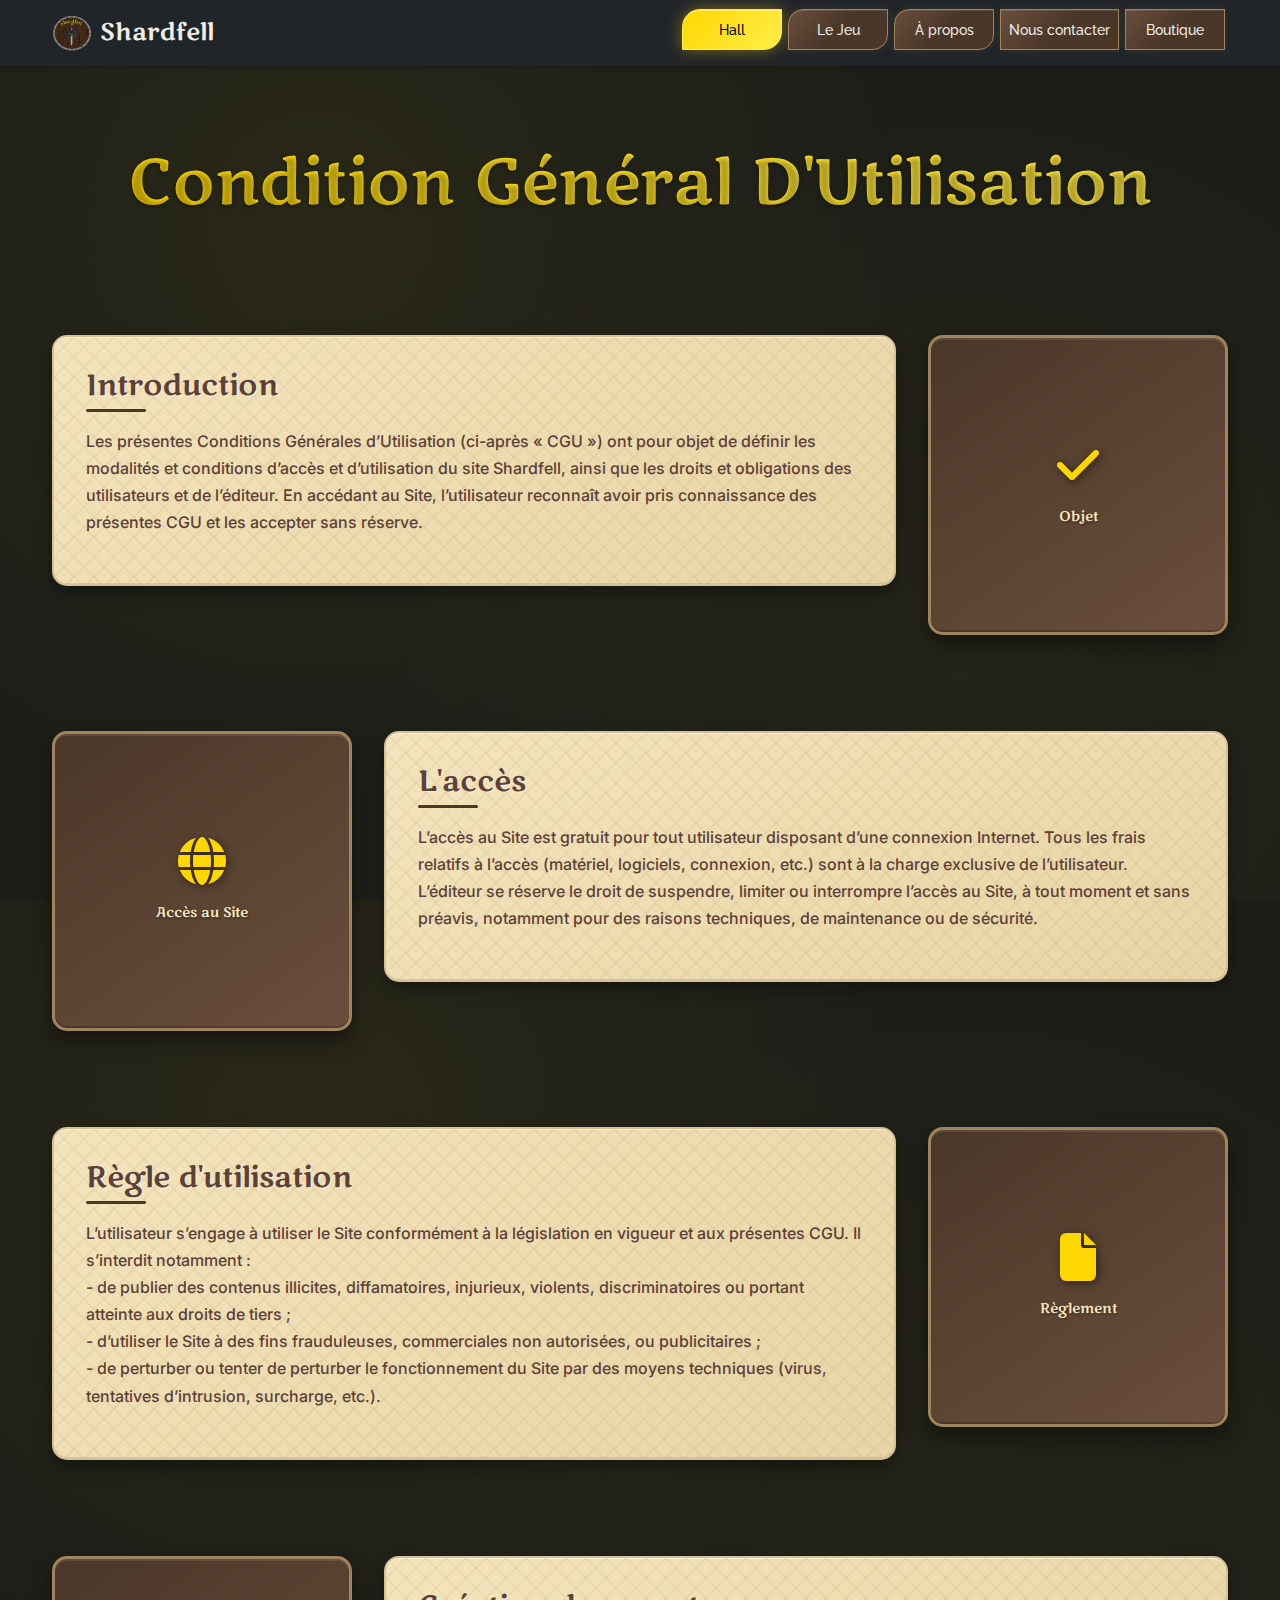
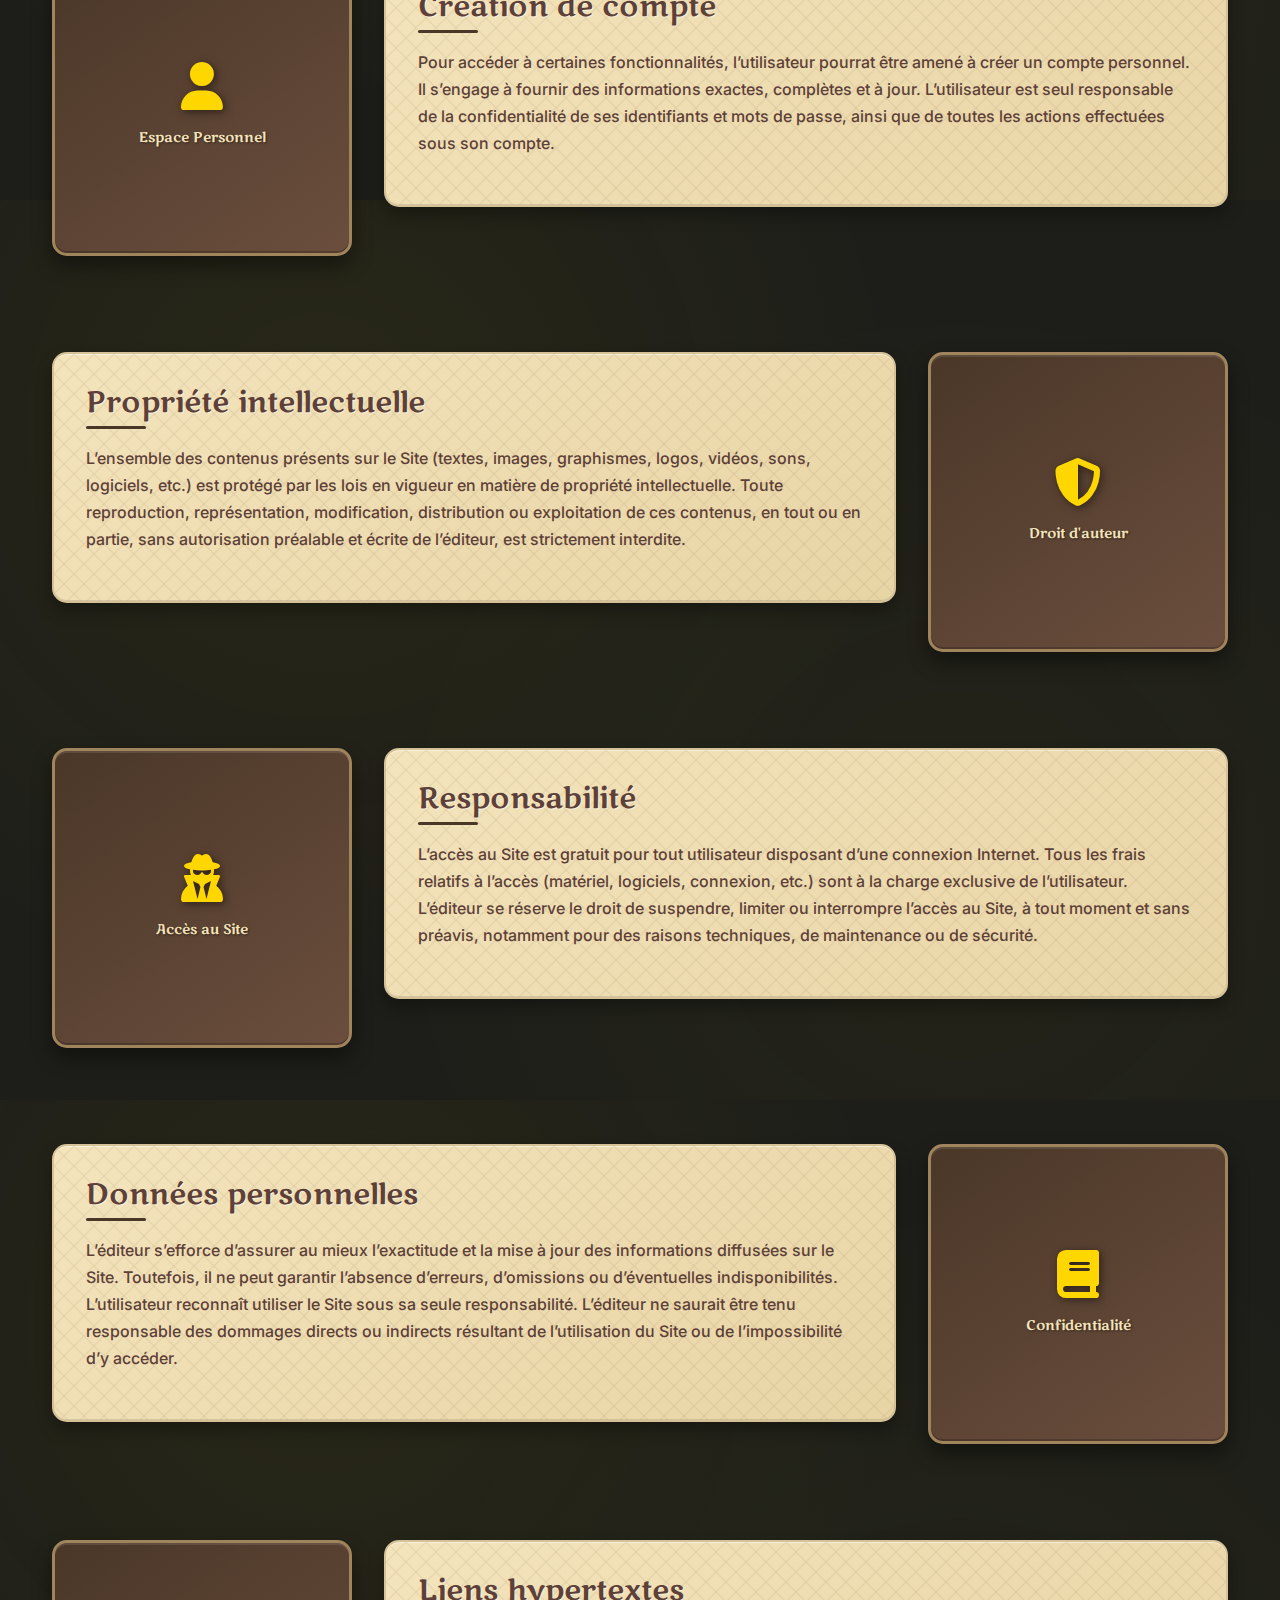
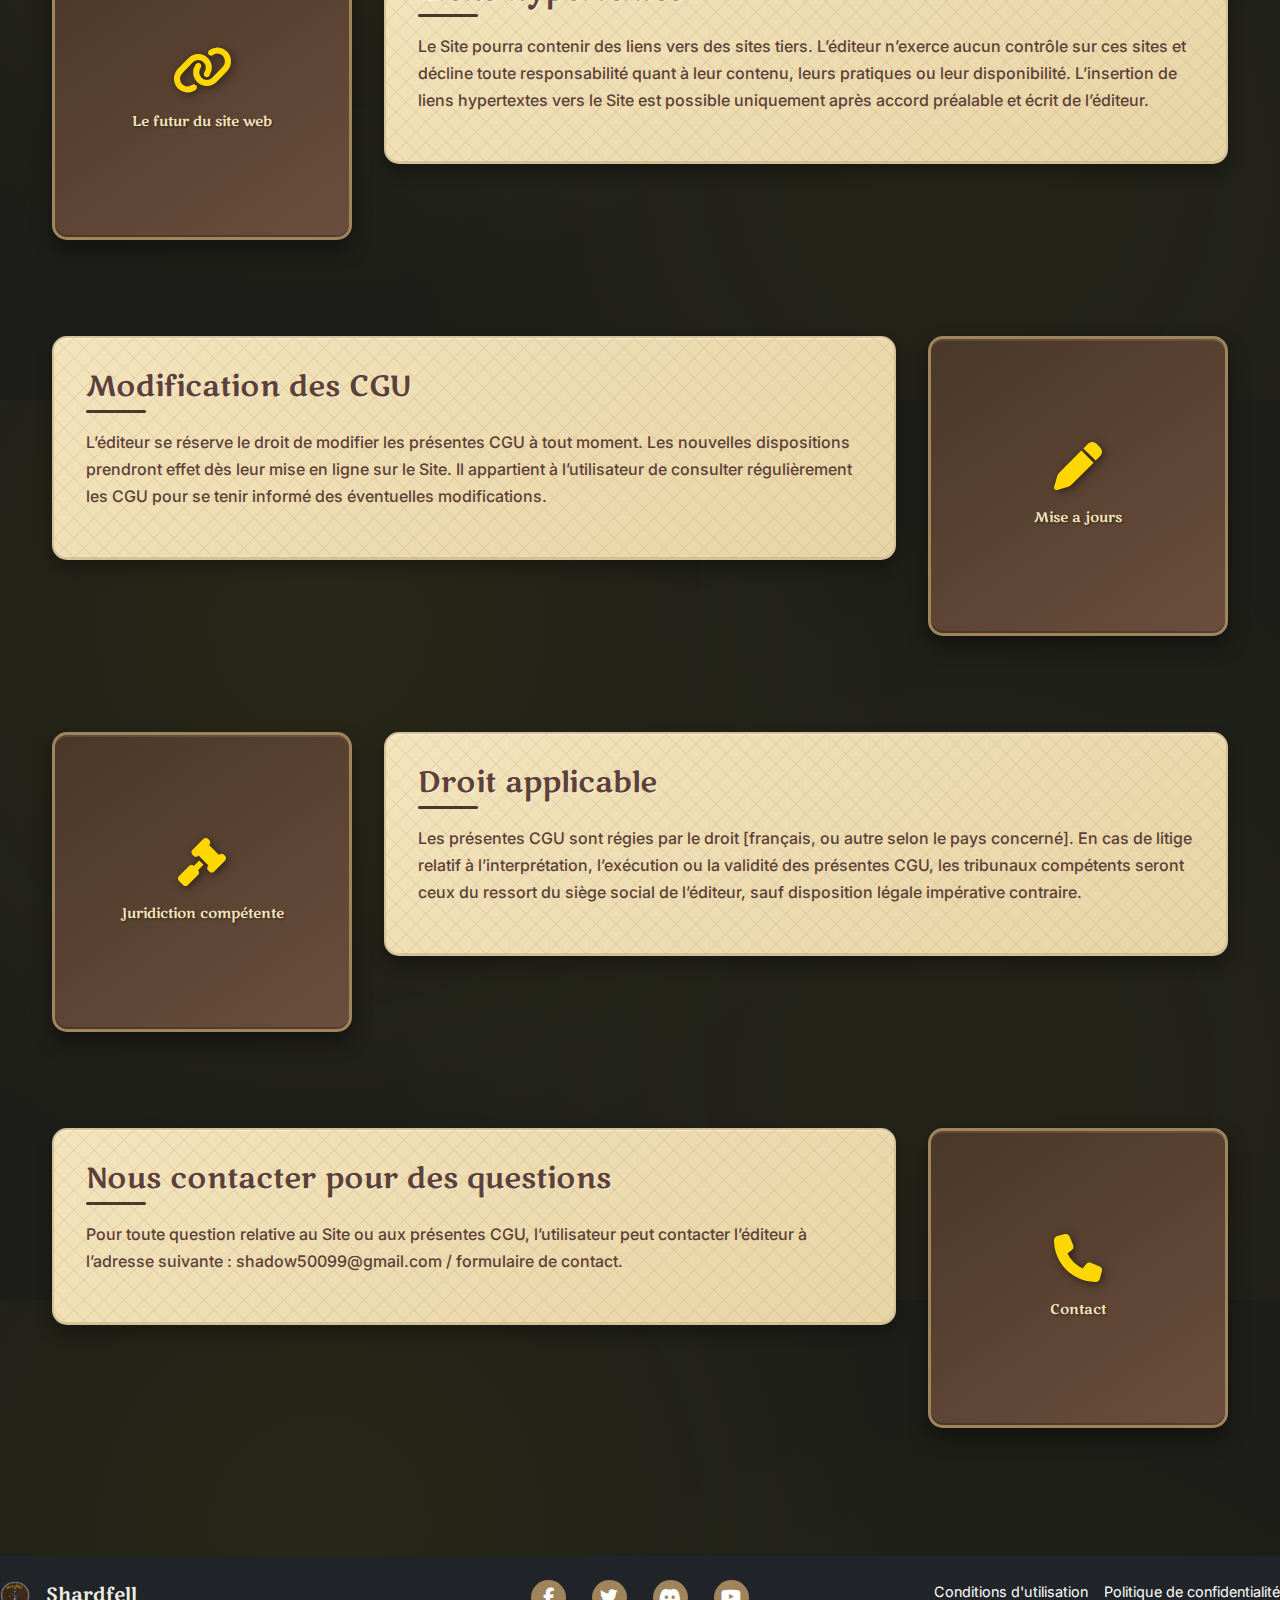
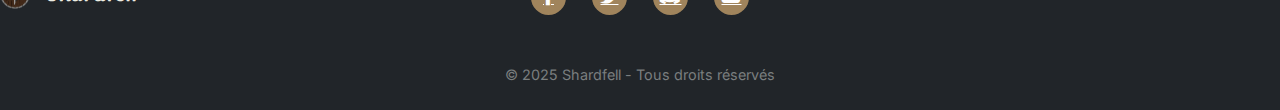
<file: site web/condition.html>
<!DOCTYPE html>
<html lang="fr">
  <head>
    <meta charset="UTF-8" />
    <meta name="viewport" content="width=device-width, initial-scale=1.0" />
    <title>Shardfell - Hall des Aventuriers</title>
    <!-- Bootstrap 5 CSS (uniquement pour le responsive) -->
    <link
      href="https://cdn.jsdelivr.net/npm/bootstrap@5.3.2/dist/css/bootstrap.min.css"
      rel="stylesheet"
    />
    <!-- Fonts -->
    <link
      href="https://fonts.googleapis.com/css2?family=Marko+One&family=Inter:wght@300;400;500;600;700&family=Raleway:wght@400;500;600;700&display=swap"
      rel="stylesheet"
    />
    <!-- Font Awesome -->
    <link
      rel="stylesheet"
      href="https://cdnjs.cloudflare.com/ajax/libs/font-awesome/6.4.0/css/all.min.css"
    />
    <!-- Ton CSS personnalisé (conserve les styles originaux) -->
    <link rel="stylesheet" href="css/style.css" />
  </head>
  <body>
    <!-- Bannière -->
    <div class="banner">
      <div class="banner-text">
        🏹 Bienvenue dans l'univers légendaire de Shardfell 🏹
      </div>
    </div>

    <!-- Navigation avec Bootstrap -->
    <nav class="navbar navbar-expand-lg navbar-dark bg-dark">
      <div class="container">
        <a class="navbar-brand d-flex align-items-center" href="#">
          <img
            src="image/Logo-(1).png"
            alt="Logo Shardfell"
            class="logo-icon me-2"
          />
          <span class="logo-text">Shardfell</span>
        </a>
        <button
          class="navbar-toggler"
          type="button"
          data-bs-toggle="collapse"
          data-bs-target="#navbarNav"
          aria-controls="navbarNav"
          aria-expanded="false"
          aria-label="Toggle navigation"
        >
          <span class="navbar-toggler-icon"></span>
        </button>
        <div class="collapse navbar-collapse" id="navbarNav">
          <ul class="navbar-nav ms-auto">
            <li class="nav-item">
              <a
                class="nav-link asymmetric-btn hall active"
                aria-current="page"
                href="hall.html"
                >Hall</a
              >
            </li>
            <li class="nav-item">
              <a class="nav-link asymmetric-btn menu-item" href="Le_Jeu.html"
                >Le Jeu</a
              >
            </li>
            <li class="nav-item">
              <a class="nav-link asymmetric-btn menu-item" href="A_propos.html"
                >À propos</a
              >
            </li>
            <li class="nav-item">
              <a class="nav-link asymmetric-btn cart-btn" href="Contact.html"
                >Nous contacter</a
              >
            </li>
            <li class="nav-item">
              <a class="nav-link asymmetric-btn cart-btn" href="produit.html"
                >Boutique</a
              >
            </li>
          </ul>
        </div>
      </div>
    </nav>
    </head>
    <body>
    <!-- Contenu principal -->
    <main>
        <div class="container">
            <!-- Hero Section -->
            <section class="about-hero">
                <h1 class="about-title">Condition Général D'Utilisation</h1>
            </section>

            <!-- Sections À propos -->
            <div class="about-sections">
                <!-- Qui sommes-nous ? -->
                <section class="about-section">
                    <div class="section-content">
                        <h2 class="section-title">Introduction</h2>
                        <p class="section-text">
                            Les présentes Conditions Générales d’Utilisation (ci-après « CGU ») ont pour objet de définir les modalités et conditions d’accès et d’utilisation du site Shardfell, ainsi que les droits et obligations des utilisateurs et de l’éditeur.
                            En accédant au Site, l’utilisateur reconnaît avoir pris connaissance des présentes CGU et les accepter sans réserve.
                        </p>
                    </div>
                    <div class="section-image">
                        <div class="image-placeholder">
                            <i class="fa-solid fa-check"></i>
                            <span>Objet</span>
                        </div>
                    </div>
                </section>

                <!-- Pourquoi Shardfell ? -->
                <section class="about-section">
                    <div class="section-content">
                        <h2 class="section-title">L'accès</h2>
                        <p class="section-text">
                            L’accès au Site est gratuit pour tout utilisateur disposant d’une connexion Internet. Tous les frais relatifs à l’accès (matériel, logiciels, connexion, etc.) sont à la charge exclusive de l’utilisateur.
                        L’éditeur se réserve le droit de suspendre, limiter ou interrompre l’accès au Site, à tout moment et sans préavis, notamment pour des raisons techniques, de maintenance ou de sécurité.
                        </p>
                    </div>
                    <div class="section-image">
                        <div class="image-placeholder">
                            <i class="fa-solid fa-globe"></i>
                            <span>Accès au Site</span>
                        </div>
                    </div>
                </section>

                <!-- Pour qui est-ce fait ? -->
                <section class="about-section">
                    <div class="section-content">
                        <h2 class="section-title">Règle d'utilisation</h2>
                        <p class="section-text">
                            L’utilisateur s’engage à utiliser le Site conformément à la législation en vigueur et aux présentes CGU.
                            Il s’interdit notamment :

                            <br>- de publier des contenus illicites, diffamatoires, injurieux, violents, discriminatoires ou portant atteinte aux droits de tiers ;

                            <br>- d’utiliser le Site à des fins frauduleuses, commerciales non autorisées, ou publicitaires ;

                            <br>- de perturber ou tenter de perturber le fonctionnement du Site par des moyens techniques (virus, tentatives d’intrusion, surcharge, etc.).
                        </p>
                    </div>
                    <div class="section-image">
                        <div class="image-placeholder">
                            <i class="fa-solid fa-file"></i>
                            <span>Règlement</span>
                        </div>
                    </div>
                </section>
                <!-- Pourquoi Shardfell ? -->
                <section class="about-section">
                    <div class="section-content">
                        <h2 class="section-title">Création de compte</h2>
                        <p class="section-text">
                            Pour accéder à certaines fonctionnalités, l’utilisateur pourrat être amené à créer un compte personnel.
                        Il s’engage à fournir des informations exactes, complètes et à jour. L’utilisateur est seul responsable de la confidentialité de ses identifiants et mots de passe, ainsi que de toutes les actions effectuées sous son compte.
                        </p>
                    </div>
                    <div class="section-image">
                        <div class="image-placeholder">
                            <i class="fa-solid fa-user"></i>
                            <span>Espace Personnel</span>
                        </div>
                    </div>
                </section>
                <!-- Pourquoi Shardfell ? -->
                <section class="about-section">
                    <div class="section-content">
                        <h2 class="section-title">Propriété intellectuelle</h2>
                        <p class="section-text">
                            L’ensemble des contenus présents sur le Site (textes, images, graphismes, logos, vidéos, sons, logiciels, etc.) est protégé par les lois en vigueur en matière de propriété intellectuelle.
                            Toute reproduction, représentation, modification, distribution ou exploitation de ces contenus, en tout ou en partie, sans autorisation préalable et écrite de l’éditeur, est strictement interdite.
                        </p>
                    </div>
                    <div class="section-image">
                        <div class="image-placeholder">
                            <i class="fa-solid fa-shield-halved"></i>
                            <span>Droit d'auteur</span>
                        </div>
                    </div>
                </section>
                <!-- Pourquoi Shardfell ? -->
                <section class="about-section">
                    <div class="section-content">
                        <h2 class="section-title">Responsabilité</h2>
                        <p class="section-text">
                            L’accès au Site est gratuit pour tout utilisateur disposant d’une connexion Internet. Tous les frais relatifs à l’accès (matériel, logiciels, connexion, etc.) sont à la charge exclusive de l’utilisateur.
                            L’éditeur se réserve le droit de suspendre, limiter ou interrompre l’accès au Site, à tout moment et sans préavis, notamment pour des raisons techniques, de maintenance ou de sécurité.
                        </p>
                    </div>
                    <div class="section-image">
                        <div class="image-placeholder">
                            <i class="fa-solid fa-user-secret"></i>
                            <span>Accès au Site</span>
                        </div>
                    </div>
                </section>
                <!-- Pourquoi Shardfell ? -->
                <section class="about-section">
                    <div class="section-content">
                        <h2 class="section-title">Données personnelles</h2>
                        <p class="section-text">
                          L’éditeur s’efforce d’assurer au mieux l’exactitude et la mise à jour des informations diffusées sur le Site. Toutefois, il ne peut garantir l’absence d’erreurs, d’omissions ou d’éventuelles indisponibilités.
                            L’utilisateur reconnaît utiliser le Site sous sa seule responsabilité. L’éditeur ne saurait être tenu responsable des dommages directs ou indirects résultant de l’utilisation du Site ou de l’impossibilité d’y accéder.
                        </p>
                    </div>
                    <div class="section-image">
                        <div class="image-placeholder">
                            <i class="fa-solid fa-book"></i>
                            <span>Confidentialité</span>
                        </div>
                    </div>
                </section>
                <!-- Pourquoi Shardfell ? -->
                <section class="about-section">
                    <div class="section-content">
                        <h2 class="section-title">Liens hypertextes</h2>
                        <p class="section-text">
                        Le Site pourra contenir des liens vers des sites tiers. L’éditeur n’exerce aucun contrôle sur ces sites et décline toute responsabilité quant à leur contenu, leurs pratiques ou leur disponibilité.
                        L’insertion de liens hypertextes vers le Site est possible uniquement après accord préalable et écrit de l’éditeur.
                        </p>
                    </div>
                    <div class="section-image">
                        <div class="image-placeholder">
                            <i class="fa-solid fa-link"></i>
                            <span>Le futur du site web</span>
                        </div>
                    </div>
                </section>
                <!-- Pourquoi Shardfell ? -->
                <section class="about-section">
                    <div class="section-content">
                        <h2 class="section-title">Modification des CGU</h2>
                        <p class="section-text">
                            L’éditeur se réserve le droit de modifier les présentes CGU à tout moment. Les nouvelles dispositions prendront effet dès leur mise en ligne sur le Site. Il appartient à l’utilisateur de consulter régulièrement les CGU pour se tenir informé des éventuelles modifications.
                        </p>
                    </div>
                    <div class="section-image">
                        <div class="image-placeholder">
                            <i class="fa-solid fa-pen"></i>
                            <span>Mise a jours</span>
                        </div>
                    </div>
                </section>
                <!-- Pourquoi Shardfell ? -->
                <section class="about-section">
                    <div class="section-content">
                        <h2 class="section-title">Droit applicable</h2>
                        <p class="section-text">
                            Les présentes CGU sont régies par le droit [français, ou autre selon le pays concerné].
                            En cas de litige relatif à l’interprétation, l’exécution ou la validité des présentes CGU, les tribunaux compétents seront ceux du ressort du siège social de l’éditeur, sauf disposition légale impérative contraire.
                        </p>
                    </div>
                    <div class="section-image">
                        <div class="image-placeholder">
                            <i class="fa-solid fa-gavel"></i>
                            <span>Juridiction compétente</span>
                        </div>
                    </div>
                </section>
                <!-- Pourquoi Shardfell ? -->
                <section class="about-section">
                    <div class="section-content">
                        <h2 class="section-title">Nous contacter pour des questions</h2>
                        <p class="section-text">
                            Pour toute question relative au Site ou aux présentes CGU, l’utilisateur peut contacter l’éditeur à l’adresse suivante : shadow50099@gmail.com / formulaire de contact.
                        </p>
                    </div>
                    <div class="section-image">
                        <div class="image-placeholder">
                            <i class="fa-solid fa-phone"></i>
                            <span>Contact</span>
                        </div>
                    </div>
                </section>
            </div>
        </div>
</main>
    <!-- Footer avec Bootstrap -->
    <footer class="bg-dark text-white py-4">
      <div class="container-fluid"> 
        </div>
        <div class="row">
          <div class="col-md-4 text-center text-md-start mb-3 mb-md-0">
            <div
              class="footer-logo d-flex align-items-center justify-content-center justify-content-md-start"
            >
              <img
                src="image/Logo-(1).png"
                alt="Logo Shardfell"
                class="footer-logo-icon me-2"
              />
              <span class="footer-logo-text">Shardfell</span>
            </div>
          </div>
          <div class="col-md-4 text-center mb-3 mb-md-0">
            <div class="social-icons d-flex justify-content-center gap-3">
              <a
                href="https://www.facebook.com"
                title="Facebook"
                aria-label="Page Facebook"
                class="text-white"
                ><i class="fab fa-facebook-f"></i
              ></a>
              <a
                href="https://x.com/home"
                title="Twitter"
                aria-label="Compte Twitter"
                class="text-white"
                ><i class="fab fa-twitter"></i></a>
              <a
                href="https://discord.gg"
                title="Discord"
                aria-label="Serveur Discord"
                class="text-white"
                ><i class="fab fa-discord"></i
              ></a>
              <a
                href="https://www.youtube.com"
                title="YouTube"
                aria-label="Chaîne YouTube"
                class="text-white"
                ><i class="fab fa-youtube"></i
              ></a>
            </div>
          </div>
          <div class="col-md-4 text-center text-md-end">
            <div
              class="footer-links d-flex flex-column flex-md-row justify-content-center justify-content-md-end gap-3"
            >
              <a href="#" class="text-white">Conditions d'utilisation</a>
              <a href="#" class="text-white">Politique de confidentialité</a>
            </div>
          </div>
        </div>
        <div class="row mt-3">
      <div class="col-12 text-center">
        <div class="copyright">© 2025 Shardfell - Tous droits réservés</div>
        </div>
      </div>
    </footer>

    <script src="https://cdn.jsdelivr.net/npm/bootstrap@5.3.2/dist/js/bootstrap.bundle.min.js"></script>
  </body>
</html>
</file>
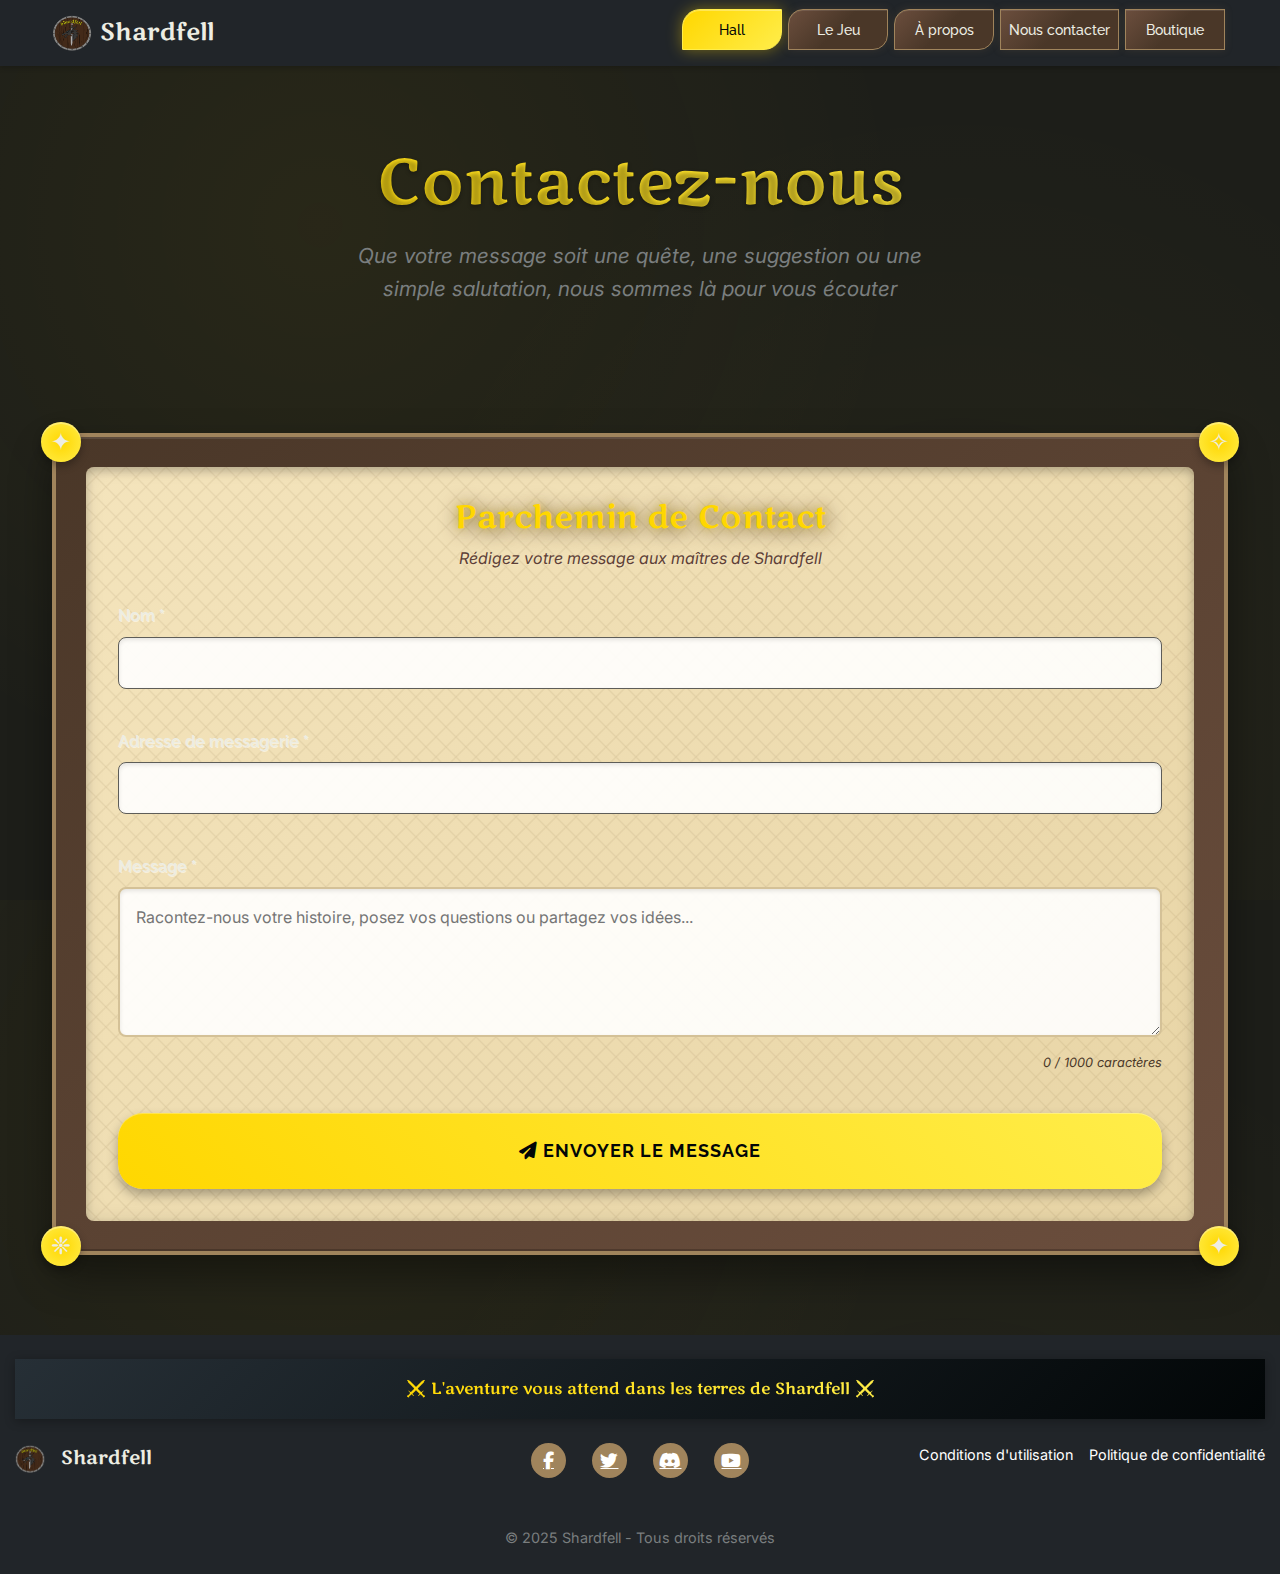
<file: site web/Contact.html>
<!DOCTYPE html>
<html lang="fr">
  <head>
    <meta charset="UTF-8" />
    <meta name="viewport" content="width=device-width, initial-scale=1.0" />
    <title>Shardfell - Hall des Aventuriers</title>
    <!-- Bootstrap 5 CSS (uniquement pour le responsive) -->
    <link
      href="https://cdn.jsdelivr.net/npm/bootstrap@5.3.2/dist/css/bootstrap.min.css"
      rel="stylesheet"
    />
    <!-- Fonts -->
    <link
      href="https://fonts.googleapis.com/css2?family=Marko+One&family=Inter:wght@300;400;500;600;700&family=Raleway:wght@400;500;600;700&display=swap"
      rel="stylesheet"
    />
    <!-- Font Awesome -->
    <link
      rel="stylesheet"
      href="https://cdnjs.cloudflare.com/ajax/libs/font-awesome/6.4.0/css/all.min.css"
    />
    <!-- Ton CSS personnalisé (conserve les styles originaux) -->
    <link rel="stylesheet" href="css/style.css" />
  </head>
  <body>
    <!-- Bannière -->
    <div class="banner">
      <div class="banner-text">
        🏹 Bienvenue dans l'univers légendaire de Shardfell 🏹
      </div>
    </div>

    <!-- Navigation avec Bootstrap -->
        <nav class="navbar navbar-expand-lg navbar-dark bg-dark">
      <div class="container">
        <a class="navbar-brand d-flex align-items-center" href="#">
          <img
            src="image/Logo-(1).png"
            alt="Logo Shardfell"
            class="logo-icon me-2"
          />
          <span class="logo-text">Shardfell</span>
        </a>
        <button
          class="navbar-toggler"
          type="button"
          data-bs-toggle="collapse"
          data-bs-target="#navbarNav"
          aria-controls="navbarNav"
          aria-expanded="false"
          aria-label="Toggle navigation"
        >
          <span class="navbar-toggler-icon"></span>
        </button>
        <div class="collapse navbar-collapse" id="navbarNav">
          <ul class="navbar-nav ms-auto">
            <li class="nav-item">
              <a
                class="nav-link asymmetric-btn hall active"
                aria-current="page"
                href="index.html"
                >Hall</a
              >
            </li>
            <li class="nav-item">
              <a class="nav-link asymmetric-btn menu-item" href="Le_Jeu.html"
                >Le Jeu</a
              >
            </li>
            <li class="nav-item">
              <a class="nav-link asymmetric-btn menu-item" href="A_propos.html"
                >À propos</a
              >
            </li>
            <li class="nav-item">
              <a class="nav-link asymmetric-btn cart-btn" href="Contact.html"
                >Nous contacter</a
              >
            </li>
            <li class="nav-item">
              <a class="nav-link asymmetric-btn cart-btn" href="produit.html"
                >Boutique</a
              >
            </li>
          </ul>
        </div>
      </div>
    </nav>

    <!-- Contenu principal -->
    <main>
      <div class="container">
        <!-- Hero Section -->
        <section class="contact-hero">
          <h1 class="contact-title">Contactez-nous</h1>
          <p class="contact-subtitle">
            Que votre message soit une quête, une suggestion ou une simple
            salutation, nous sommes là pour vous écouter
          </p>
        </section>

        <!-- Formulaire de contact -->
        <div class="contact-form-container">
          <!-- Coins décoratifs -->
          <div class="corner corner-top-left">✦</div>
          <div class="corner corner-top-right">✧</div>
          <div class="corner corner-bottom-left">❈</div>
          <div class="corner corner-bottom-right">✦</div>

          <div class="form-surface">
            <div class="form-header">
              <h2 class="form-title">Parchemin de Contact</h2>
              <p class="form-subtitle">
                Rédigez votre message aux maîtres de Shardfell
              </p>
            </div>

            <form id="contactForm"  action="https://formspree.io/f/xkgbkool" method="POST">
              <!-- Nom -->
              <div class="form-group">
                <label for="name" class="form-label"
                  >Nom <span class="required">*</span></label
                >
                <input
                  type="text"
                  id="name"
                  name="name"
                  class="form-input"
                  required
                />
                <div class="validation-message" id="nameMessage"></div>
              </div>

              <!-- Email -->
              <div class="form-group">
                <label for="email" class="form-label"
                  >Adresse de messagerie <span class="required">*</span></label
                >
                <input
                  type="email"
                  id="email"
                  name="email"
                  class="form-input"
                  required
                />
                <div class="validation-message" id="emailMessage"></div>
              </div>

              <!-- Message -->
              <div class="form-group">
                <label for="message" class="form-label"
                  >Message <span class="required">*</span></label
                >
                <textarea
                  id="message"
                  name="message"
                  class="form-textarea"
                  required
                  placeholder="Racontez-nous votre histoire, posez vos questions ou partagez vos idées..."
                ></textarea>
                <div class="char-counter" id="charCounter">
                  0 / 1000 caractères
                </div>
                <div class="validation-message" id="messageMessage"></div>
              </div>

              <!-- Bouton d'envoi -->
              <button type="submit" class="form-submit" id="submitBtn">
                <i class="fas fa-paper-plane"></i> Envoyer le message
              </button>
            </form>

            <!-- Message de succès (masqué par défaut, géré par JS si tu veux l'utiliser) -->
            <div class="success-message" id="successMessage" hidden>
              <div class="success-icon">✨</div>
              <div class="success-title">Message envoyé !</div>
              <div class="success-text">
                Votre parchemin a été transmis aux gardiens de Shardfell. Nous
                vous répondrons dans les plus brefs délais. Que l'aventure
                continue !
              </div>
            </div>
          </div>
        </div>
      </div>
    </main>

    <!-- Footer avec Bootstrap -->
    <footer class="bg-dark text-white py-4">
      <div class="container-fluid">
        <div class="footer-banner text-center mb-4">
          <div class="banner-text">
            ⚔️ L'aventure vous attend dans les terres de Shardfell ⚔️
          </div>
        </div>

        <div class="row">
          <div class="col-md-4 text-center text-md-start mb-3 mb-md-0">
            <div
              class="footer-logo d-flex align-items-center justify-content-center justify-content-md-start"
            >
              <img
                src="image/Logo-(1).png"
                alt="Logo Shardfell"
                class="footer-logo-icon me-2"
              />
              <span class="footer-logo-text">Shardfell</span>
            </div>
          </div>

          <div class="col-md-4 text-center mb-3 mb-md-0">
            <div class="social-icons d-flex justify-content-center gap-3">
              <a
                href="https://www.facebook.com"
                title="Facebook"
                aria-label="Page Facebook"
                class="text-white"
                ><i class="fab fa-facebook-f"></i
              ></a>
              <a
                href="https://x.com/home"
                title="Twitter"
                aria-label="Compte Twitter"
                class="text-white"
                ><i class="fab fa-twitter"></i
              ></a>
              <a
                href="https://discord.gg"
                title="Discord"
                aria-label="Serveur Discord"
                class="text-white"
                ><i class="fab fa-discord"></i
              ></a>
              <a
                href="https://www.youtube.com"
                title="YouTube"
                aria-label="Chaîne YouTube"
                class="text-white"
                ><i class="fab fa-youtube"></i
              ></a>
            </div>
          </div>

          <div class="col-md-4 text-center text-md-end">
            <div
              class="footer-links d-flex flex-column flex-md-row justify-content-center justify-content-md-end gap-3"
            >
             <a href="condition.html" class="text-white">Conditions d'utilisation</a>
              <a href="politique.html" class="text-white">Politique de confidentialité</a>
            </div>
          </div>
        </div>

        <div class="row mt-3">
          <div class="col-12 text-center">
            <div class="copyright">© 2025 Shardfell - Tous droits réservés</div>
          </div>
        </div>

        <!-- (Optionnel) Modales statiques non utilisées par ton JS actuel -->
        <div id="successModal" class="modal" hidden>
          <div class="modal-content">
            <h3>✅ Message envoyé avec succès !</h3>
            <p>
              Merci pour votre message. Nous vous répondrons dans les plus brefs
              délais.
            </p>
            <div class="modal-buttons"><button id="closeModal">OK</button></div>
          </div>
        </div>

        <div id="errorModal" class="modal" hidden>
          <div class="modal-content">
            <h3>❌ Erreur</h3>
            <p>
              Veuillez remplir correctement tous les champs avant d'envoyer le
              message.
            </p>
            <div class="modal-buttons">
              <button id="closeErrorModal">OK</button>
            </div>
          </div>
        </div>
      </div>
    </footer>

    <!-- JS -->
    <script src="https://cdn.jsdelivr.net/npm/bootstrap@5.3.2/dist/js/bootstrap.bundle.min.js"></script>

    <!-- Ton script (voir correctifs ci-dessous) -->
    <script>
      document.addEventListener("DOMContentLoaded", () => {
        const CONFIG = {
          name: {
            minLength: 2,
            maxLength: 50,
            pattern: /^[a-zA-ZÀ-ÿ\s\-']{2,}$/,
          },
          email: { pattern: /^[^\s@]+@[^\s@]+\.[^\s@]+$/ },
          message: { minLength: 10, maxLength: 1000, minWords: 3 },
        };

        // DOM
        const form = document.getElementById("contactForm");
        const nameInput = document.getElementById("name");
        const emailInput = document.getElementById("email");
        const messageInput = document.getElementById("message");
        const charCounter = document.getElementById("charCounter");
        const submitBtn = document.getElementById("submitBtn");

        const nameMessage = document.getElementById("nameMessage");
        const emailMessage = document.getElementById("emailMessage");
        const messageMessage = document.getElementById("messageMessage");

        if (
          !form ||
          !nameInput ||
          !emailInput ||
          !messageInput ||
          !charCounter ||
          !submitBtn
        ) {
          console.warn(
            "Contact script : éléments manquants (vérifie les IDs)."
          );
          return;
        }

        // util
        function esc(s) {
          return String(s).replace(
            /[&<>"']/g,
            (c) =>
              ({
                "&": "&amp;",
                "<": "&lt;",
                ">": "&gt;",
                '"': "&quot;",
                "'": "&#39;",
              }[c])
          );
        }

        function showValidationMessage(el, message, type = "error") {
          if (!el) return;
          const icon =
            type === "error" ? "❌" : type === "success" ? "✅" : "⚠️";
          el.innerHTML = `<span>${icon}</span> ${esc(message)}`;
          el.className = `validation-message ${type} show`;
          el.style.display = "block";
        }

        function hideValidationMessage(el) {
          if (!el) return;
          el.innerHTML = "";
          el.classList.remove("show");
          el.style.display = "none";
        }

        // validations (reprennent ta logique)
        function validateName(value) {
          const v = (value || "").trim();
          const input = nameInput;
          input.classList.remove("valid", "error", "warning");

          if (!v) {
            input.classList.add("error");
            showValidationMessage(nameMessage, "Le nom est requis", "error");
            return false;
          }
          if (v.length < CONFIG.name.minLength) {
            input.classList.add("error");
            showValidationMessage(
              nameMessage,
              `Le nom doit contenir au moins ${CONFIG.name.minLength} caractères`,
              "error"
            );
            return false;
          }
          if (v.length > CONFIG.name.maxLength) {
            input.classList.add("error");
            showValidationMessage(
              nameMessage,
              `Le nom ne peut pas dépasser ${CONFIG.name.maxLength} caractères`,
              "error"
            );
            return false;
          }
          if (!CONFIG.name.pattern.test(v)) {
            input.classList.add("error");
            showValidationMessage(
              nameMessage,
              "Le nom contient des caractères non autorisés",
              "error"
            );
            return false;
          }

          const suspiciousWords = ["test", "123", "azerty", "qwerty", "admin"];
          if (suspiciousWords.some((w) => v.toLowerCase().includes(w))) {
            input.classList.add("warning");
            showValidationMessage(
              nameMessage,
              "Ce nom semble peu authentique",
              "warning"
            );
            return true;
          }

          input.classList.add("valid");
          showValidationMessage(nameMessage, "Nom valide", "success");
          return true;
        }

        function validateEmail(value) {
          const v = (value || "").trim();
          const input = emailInput;
          input.classList.remove("valid", "error", "warning");

          if (!v) {
            input.classList.add("error");
            showValidationMessage(
              emailMessage,
              "L'adresse email est requise",
              "error"
            );
            return false;
          }
          if (!CONFIG.email.pattern.test(v)) {
            input.classList.add("error");
            showValidationMessage(
              emailMessage,
              "Format d'email invalide",
              "error"
            );
            return false;
          }

          const suspiciousDomains = [
            "tempmail",
            "10minutemail",
            "guerrillamail",
          ];
          if (suspiciousDomains.some((d) => v.toLowerCase().includes(d))) {
            input.classList.add("warning");
            showValidationMessage(
              emailMessage,
              "Adresse email temporaire détectée",
              "warning"
            );
            return true;
          }

          input.classList.add("valid");
          showValidationMessage(emailMessage, "Email valide", "success");
          return true;
        }

        function validateMessage(value) {
          const v = (value || "").trim();
          const input = messageInput;
          input.classList.remove("valid", "error", "warning");

          const words = v
            ? v.split(/\s+/).filter((w) => w.length > 0).length
            : 0;

          if (!v) {
            input.classList.add("error");
            showValidationMessage(
              messageMessage,
              "Le message est requis",
              "error"
            );
            return false;
          }
          if (v.length < CONFIG.message.minLength) {
            input.classList.add("error");
            showValidationMessage(
              messageMessage,
              `Le message doit contenir au moins ${CONFIG.message.minLength} caractères`,
              "error"
            );
            return false;
          }
          if (v.length > CONFIG.message.maxLength) {
            input.classList.add("error");
            showValidationMessage(
              messageMessage,
              `Le message ne peut pas dépasser ${CONFIG.message.maxLength} caractères`,
              "error"
            );
            return false;
          }
          if (words < CONFIG.message.minWords) {
            input.classList.add("error");
            showValidationMessage(
              messageMessage,
              `Le message doit contenir au moins ${CONFIG.message.minWords} mots`,
              "error"
            );
            return false;
          }

          const spamWords = [
            "gratuit",
            "urgent",
            "cliquez",
            "promotion",
            "offre",
          ];
          const spamCount = spamWords.filter((w) =>
            v.toLowerCase().includes(w)
          ).length;
          if (spamCount > 2) {
            input.classList.add("warning");
            showValidationMessage(
              messageMessage,
              "Ce message pourrait être considéré comme du spam",
              "warning"
            );
            return true;
          }

          input.classList.add("valid");
          showValidationMessage(messageMessage, "Message valide", "success");
          return true;
        }

        // compteur
        function updateCharCounter() {
          const len = messageInput.value.length;
          const max = CONFIG.message.maxLength;
          charCounter.textContent = `${len} / ${max} caractères`;
          if (len > max) {
            charCounter.classList.add("error");
            charCounter.classList.remove("warning");
            charCounter.style.color = "#c62828";
          } else if (len > max * 0.9) {
            charCounter.classList.add("warning");
            charCounter.classList.remove("error");
            charCounter.style.color = "#ff9800";
          } else {
            charCounter.classList.remove("warning", "error");
            charCounter.style.color = "";
          }
        }
        updateCharCounter();

        // événements
        nameInput.addEventListener("blur", () => validateName(nameInput.value));
        nameInput.addEventListener("input", () => {
          if (
            nameInput.classList.contains("error") ||
            nameInput.classList.contains("valid")
          )
            validateName(nameInput.value);
        });

        emailInput.addEventListener("blur", () =>
          validateEmail(emailInput.value)
        );
        emailInput.addEventListener("input", () => {
          if (
            emailInput.classList.contains("error") ||
            emailInput.classList.contains("valid")
          )
            validateEmail(emailInput.value);
        });

        messageInput.addEventListener("input", () => {
          updateCharCounter();
          if (
            messageInput.classList.contains("error") ||
            messageInput.classList.contains("valid")
          )
            validateMessage(messageInput.value);
        });
        messageInput.addEventListener("blur", () =>
          validateMessage(messageInput.value)
        );

        // POPUP (création d'un overlay propre)
        function showPopup(type, title, message) {
          if (document.getElementById("sf-popup-overlay")) return;
          const overlay = document.createElement("div");
          overlay.id = "sf-popup-overlay";
          overlay.setAttribute("role", "dialog");
          overlay.setAttribute("aria-modal", "true");
          Object.assign(overlay.style, {
            position: "fixed",
            inset: "0",
            display: "flex",
            alignItems: "center",
            justifyContent: "center",
            background: "rgba(0,0,0,0.45)",
            zIndex: "99999",
            padding: "20px",
          });

          const box = document.createElement("div");
          box.setAttribute("role", "document");
          Object.assign(box.style, {
            background: "#fff",
            color: "#111",
            padding: "1.25rem",
            borderRadius: "10px",
            maxWidth: "520px",
            width: "100%",
            boxShadow: "0 12px 40px rgba(0,0,0,0.3)",
            textAlign: "center",
            lineHeight: "1.4",
          });

          const icon = type === "success" ? "✅" : "❌";
          const titleHtml = `<div style="font-size:1.05rem; margin-bottom:.4rem;"><strong>${esc(
            title
          )}</strong></div>`;
          const msgHtml = `<div style="margin-bottom:1rem;">${esc(
            message
          )}</div>`;

          box.innerHTML = `<div style="font-size:1.8rem;margin-bottom:.35rem">${icon}</div>${titleHtml}${msgHtml}`;

          const ok = document.createElement("button");
          ok.type = "button";
          ok.textContent = "OK";
          Object.assign(ok.style, {
            padding: ".5rem 1rem",
            borderRadius: "6px",
            cursor: "pointer",
            border: "none",
            background: "#2e7d32",
            color: "#fff",
          });
          if (type !== "success") {
            ok.style.background = "#c62828";
          }
          ok.addEventListener("click", close);
          box.appendChild(ok);

          overlay.appendChild(box);
          document.body.appendChild(overlay);

          // accessibilité & fermeture
          const prevOverflow = document.body.style.overflow;
          document.body.style.overflow = "hidden";
          ok.focus();

          function onKey(e) {
            if (e.key === "Escape") close();
          }
          function onOverlayClick(e) {
            if (e.target === overlay) close();
          }

          document.addEventListener("keydown", onKey);
          overlay.addEventListener("click", onOverlayClick);

          function close() {
            overlay.remove();
            document.body.style.overflow = prevOverflow || "";
            document.removeEventListener("keydown", onKey);
            overlay.removeEventListener("click", onOverlayClick);

            // reset du formulaire à la fermeture (tu peux modifier si tu préfères le reset immédiat)
            form.reset();
            updateCharCounter();
            [nameInput, emailInput, messageInput].forEach((i) =>
              i.classList.remove("valid", "error", "warning")
            );
            [nameMessage, emailMessage, messageMessage].forEach(
              hideValidationMessage
            );
            submitBtn.disabled = false;
            submitBtn.innerHTML =
              '<i class="fas fa-paper-plane"></i> Envoyer le message';
            submitBtn.focus();
          }
        }

        form.addEventListener("submit", async (e) => {
  e.preventDefault();

  const isNameValid = validateName(nameInput.value);
  const isEmailValid = validateEmail(emailInput.value);
  const isMessageValid = validateMessage(messageInput.value);

  if (!isNameValid || !isEmailValid || !isMessageValid) {
    submitBtn.textContent = "❌ Veuillez corriger les erreurs";
    setTimeout(() => {
      submitBtn.innerHTML =
        '<i class="fas fa-paper-plane"></i> Envoyer le message';
    }, 1800);
    return;
  }

  submitBtn.disabled = true;
  submitBtn.textContent = "✨ Envoi en cours...";

  try {
    // 👉 Envoi réel vers Formspree
    const response = await fetch("https://formspree.io/f/xkgbkool", {
      method: "POST",
      body: new FormData(form),
      headers: { Accept: "application/json" },
    });

    if (response.ok) {
      showPopup(
        "success",
        "Message envoyé !",
        "Ton message a bien été transmis aux gardiens de Shardfell. Nous te répondrons bientôt."
      );
    } else {
      showPopup(
        "error",
        "Erreur",
        "Une erreur est survenue lors de l'envoi. Réessaie plus tard."
      );
      submitBtn.disabled = false;
      submitBtn.innerHTML =
        '<i class="fas fa-paper-plane"></i> Envoyer le message';
    }
  } catch (err) {
    console.error(err);
    showPopup(
      "error",
      "Erreur",
      "Impossible de contacter le serveur. Vérifie ta connexion."
    );
    submitBtn.disabled = false;
    submitBtn.innerHTML =
      '<i class="fas fa-paper-plane"></i> Envoyer le message';
          }
        });
      });
    </script>
  </body>
</html>
</file>
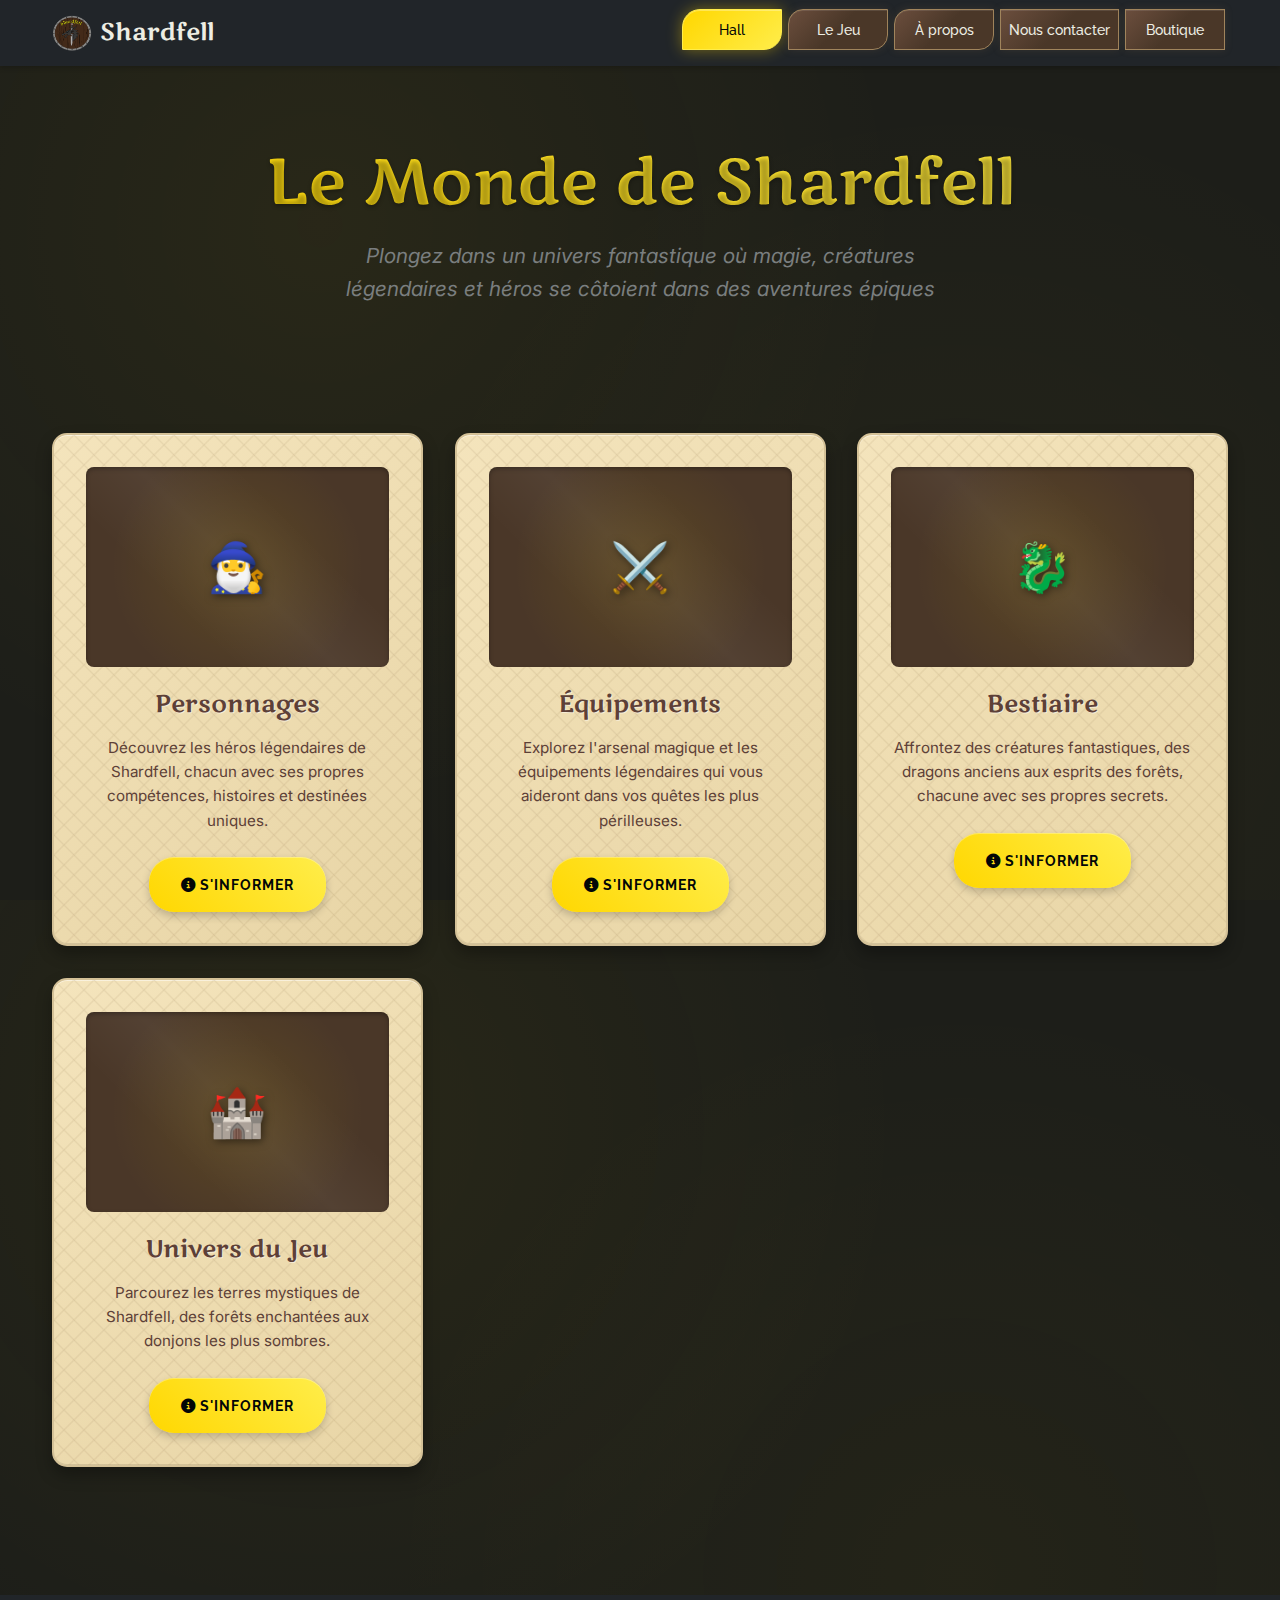
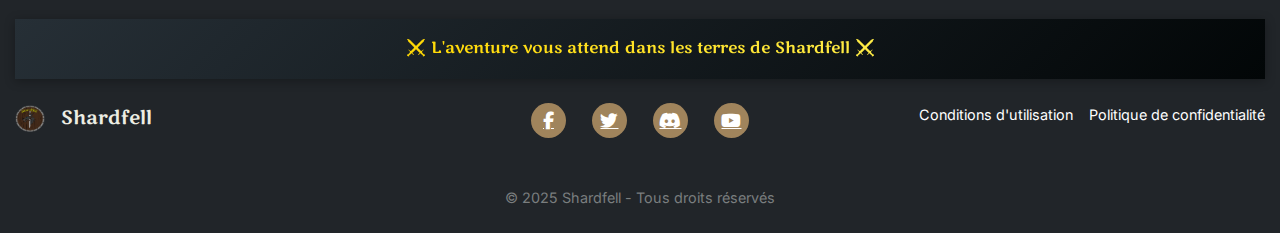
<file: site web/Le_Jeu.html>
<!DOCTYPE html>
<html lang="fr">
  <head>
    <meta charset="UTF-8" />
    <meta name="viewport" content="width=device-width, initial-scale=1.0" />
    <title>Shardfell - Hall des Aventuriers</title>
    <!-- Bootstrap 5 CSS -->
    <link
      href="https://cdn.jsdelivr.net/npm/bootstrap@5.3.2/dist/css/bootstrap.min.css"
      rel="stylesheet"
    />
    <!-- Fonts -->
    <link
      href="https://fonts.googleapis.com/css2?family=Marko+One&family=Inter:wght@300;400;500;600;700&family=Raleway:wght@400;500;600;700&display=swap"
      rel="stylesheet"
    />
    <!-- Font Awesome -->
    <link
      rel="stylesheet"
      href="https://cdnjs.cloudflare.com/ajax/libs/font-awesome/6.4.0/css/all.min.css"
    />
    <!-- CSS personnalisé -->
    <link rel="stylesheet" href="css/style.css" />
  </head>
  <body>
    <!-- Bannière -->
    <div class="banner">
      <div class="banner-text">
        🏹 Bienvenue dans l'univers légendaire de Shardfell 🏹
      </div>
    </div>
    <!-- Navigation -->
    <nav class="navbar navbar-expand-lg navbar-dark bg-dark">
      <div class="container">
        <a class="navbar-brand d-flex align-items-center" href="#">
          <img
            src="image/Logo-(1).png"
            alt="Logo Shardfell"
            class="logo-icon me-2"
          />
          <span class="logo-text">Shardfell</span>
        </a>
        <button
          class="navbar-toggler"
          type="button"
          data-bs-toggle="collapse"
          data-bs-target="#navbarNav"
          aria-controls="navbarNav"
          aria-expanded="false"
          aria-label="Toggle navigation"
        >
          <span class="navbar-toggler-icon"></span>
        </button>
        <div class="collapse navbar-collapse" id="navbarNav">
          <ul class="navbar-nav ms-auto">
            <li class="nav-item">
              <a
                class="nav-link asymmetric-btn hall active"
                aria-current="page"
                href="index.html"
                >Hall</a
              >
            </li>
            <li class="nav-item">
              <a class="nav-link asymmetric-btn menu-item" href="Le_Jeu.html"
                >Le Jeu</a
              >
            </li>
            <li class="nav-item">
              <a class="nav-link asymmetric-btn menu-item" href="A_propos.html"
                >À propos</a
              >
            </li>
            <li class="nav-item">
              <a class="nav-link asymmetric-btn cart-btn" href="Contact.html"
                >Nous contacter</a
              >
            </li>
            <li class="nav-item">
              <a class="nav-link asymmetric-btn cart-btn" href="produit.html"
                >Boutique</a
              >
            </li>
          </ul>
        </div>
      </div>
    </nav>

    <!-- Contenu principal -->
    <main>
      <div class="container">
        <!-- Hero Section -->
        <div class="game-hero">
          <h1 class="game-title">Le Monde de Shardfell</h1>
          <p class="game-subtitle">
            Plongez dans un univers fantastique où magie, créatures légendaires
            et héros se côtoient dans des aventures épiques
          </p>
        </div>
        <!-- Cartes du jeu -->
        <div class="game-cards">
          <!-- Personnages -->
          <div class="game-card" data-category="characters">
            <div class="card-image"><div class="card-icon">🧙‍♂️</div></div>
            <div class="card-content">
              <h3 class="card-title">Personnages</h3>
              <p class="card-description">
                Découvrez les héros légendaires de Shardfell, chacun avec ses
                propres compétences, histoires et destinées uniques.
              </p>
              <button class="card-button">
                <i class="fas fa-info-circle"></i> S'informer
              </button>
            </div>
          </div>
          <!-- Équipements -->
          <div class="game-card" data-category="equipment">
            <div class="card-image"><div class="card-icon">⚔️</div></div>
            <div class="card-content">
              <h3 class="card-title">Équipements</h3>
              <p class="card-description">
                Explorez l'arsenal magique et les équipements légendaires qui
                vous aideront dans vos quêtes les plus périlleuses.
              </p>
              <button class="card-button">
                <i class="fas fa-info-circle"></i> S'informer
              </button>
            </div>
          </div>
          <!-- Bestiaire -->
          <div class="game-card" data-category="bestiary">
            <div class="card-image"><div class="card-icon">🐉</div></div>
            <div class="card-content">
              <h3 class="card-title">Bestiaire</h3>
              <p class="card-description">
                Affrontez des créatures fantastiques, des dragons anciens aux
                esprits des forêts, chacune avec ses propres secrets.
              </p>
              <button class="card-button">
                <i class="fas fa-info-circle"></i> S'informer
              </button>
            </div>
          </div>
          <!-- Univers du jeu -->
          <div class="game-card" data-category="world">
            <div class="card-image">
              <div class="card-icon">🏰</div>
            </div>
            <div class="card-content">
              <h3 class="card-title">Univers du Jeu</h3>
              <p class="card-description">
                Parcourez les terres mystiques de Shardfell, des forêts
                enchantées aux donjons les plus sombres.
              </p>
              <button class="card-button">
                <i class="fas fa-info-circle"></i> S'informer
              </button>
            </div>
          </div>
        </div>
      </div>
    </main>

    <!-- Modal avec carrousel (style médiéval) -->
    <div class="modal-overlay" id="modal">
      <div class="modal-content">
        <!-- Coins décoratifs -->
        <div class="modal-corner modal-corner-top-left">✦</div>
        <div class="modal-corner modal-corner-top-right">✦</div>
        <div class="modal-corner modal-corner-bottom-left">✦</div>
        <div class="modal-corner modal-corner-bottom-right">✦</div>

        <!-- Surface intérieure (parchemin) -->
        <div class="modal-surface">
          <div class="modal-header">
            <h2 class="modal-title" id="modal-title">Titre de la catégorie</h2>
            <button class="close-button" id="close-modal" aria-label="Fermer">
              ×
            </button>
          </div>

          <div class="carousel-container" id="carousel-container">
            <!-- Les slides seront ajoutées dynamiquement par JavaScript -->
          </div>

          <div class="carousel-controls">
            <button
              class="carousel-button"
              id="prev-slide"
              aria-label="Précédent"
            >
              <i class="fas fa-chevron-left"></i>
            </button>
            <button
              class="carousel-button"
              id="next-slide"
              aria-label="Suivant"
            >
              <i class="fas fa-chevron-right"></i>
            </button>
          </div>

          <div class="carousel-dots" id="carousel-dots">
            <!-- Les dots seront ajoutés dynamiquement par JavaScript -->
          </div>
        </div>
      </div>
    </div>

    <!-- Footer -->
    <footer class="bg-dark text-white py-4">
      <div class="container-fluid">
        <div class="footer-banner text-center mb-4">
          <div class="banner-text">
            ⚔️ L'aventure vous attend dans les terres de Shardfell ⚔️
          </div>
        </div>
        <div class="row">
          <div class="col-md-4 text-center text-md-start mb-3 mb-md-0">
            <div
              class="footer-logo d-flex align-items-center justify-content-center justify-content-md-start"
            >
              <img
                src="image/Logo-(1).png"
                alt="Logo Shardfell"
                class="footer-logo-icon me-2"
              />
              <span class="footer-logo-text">Shardfell</span>
            </div>
          </div>
          <div class="col-md-4 text-center mb-3 mb-md-0">
            <div class="social-icons d-flex justify-content-center gap-3">
              <a
                href="https://www.facebook.com"
                title="Facebook"
                aria-label="Page Facebook"
                class="text-white"
                ><i class="fab fa-facebook-f"></i
              ></a>
              <a
                href="https://x.com/home"
                title="Twitter"
                aria-label="Compte Twitter"
                class="text-white"
                ><i class="fab fa-twitter"></i
              ></a>
              <a
                href="https://discord.gg"
                title="Discord"
                aria-label="Serveur Discord"
                class="text-white"
                ><i class="fab fa-discord"></i
              ></a>
              <a
                href="https://www.youtube.com"
                title="YouTube"
                aria-label="Chaîne YouTube"
                class="text-white"
                ><i class="fab fa-youtube"></i
              ></a>
            </div>
          </div>
          <div class="col-md-4 text-center text-md-end">
            <div
              class="footer-links d-flex flex-column flex-md-row justify-content-center justify-content-md-end gap-3"
            >
              <a href="condition.html" class="text-white">Conditions d'utilisation</a>
              <a href="politique.html" class="text-white">Politique de confidentialité</a>
            </div>
          </div>
        </div>
        <div class="row mt-3">
          <div class="col-12 text-center">
            <div class="copyright">© 2025 Shardfell - Tous droits réservés</div>
          </div>
        </div>
      </div>
    </footer>

    <!-- Scripts -->
    <script src="https://cdn.jsdelivr.net/npm/bootstrap@5.3.2/dist/js/bootstrap.bundle.min.js"></script>
    <script src="js/script.js"></script>
  </body>
</html>
</file>
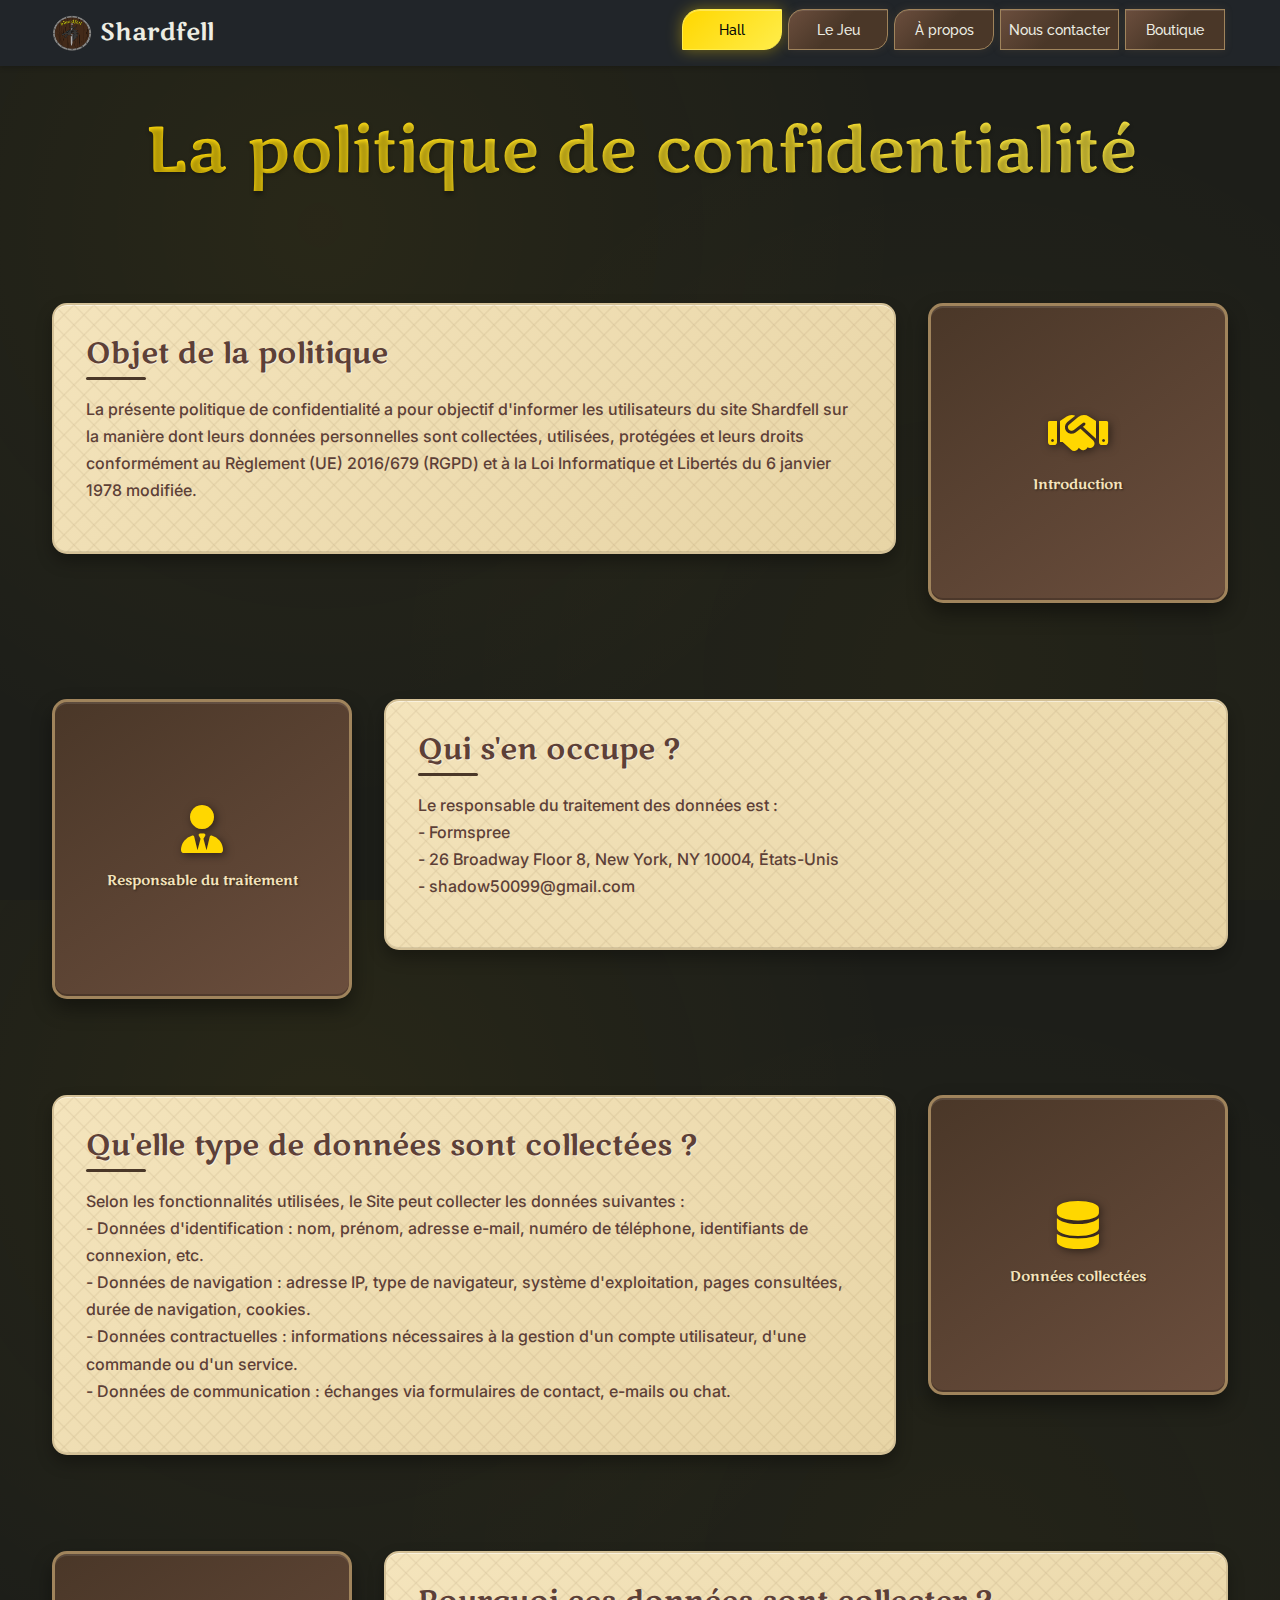
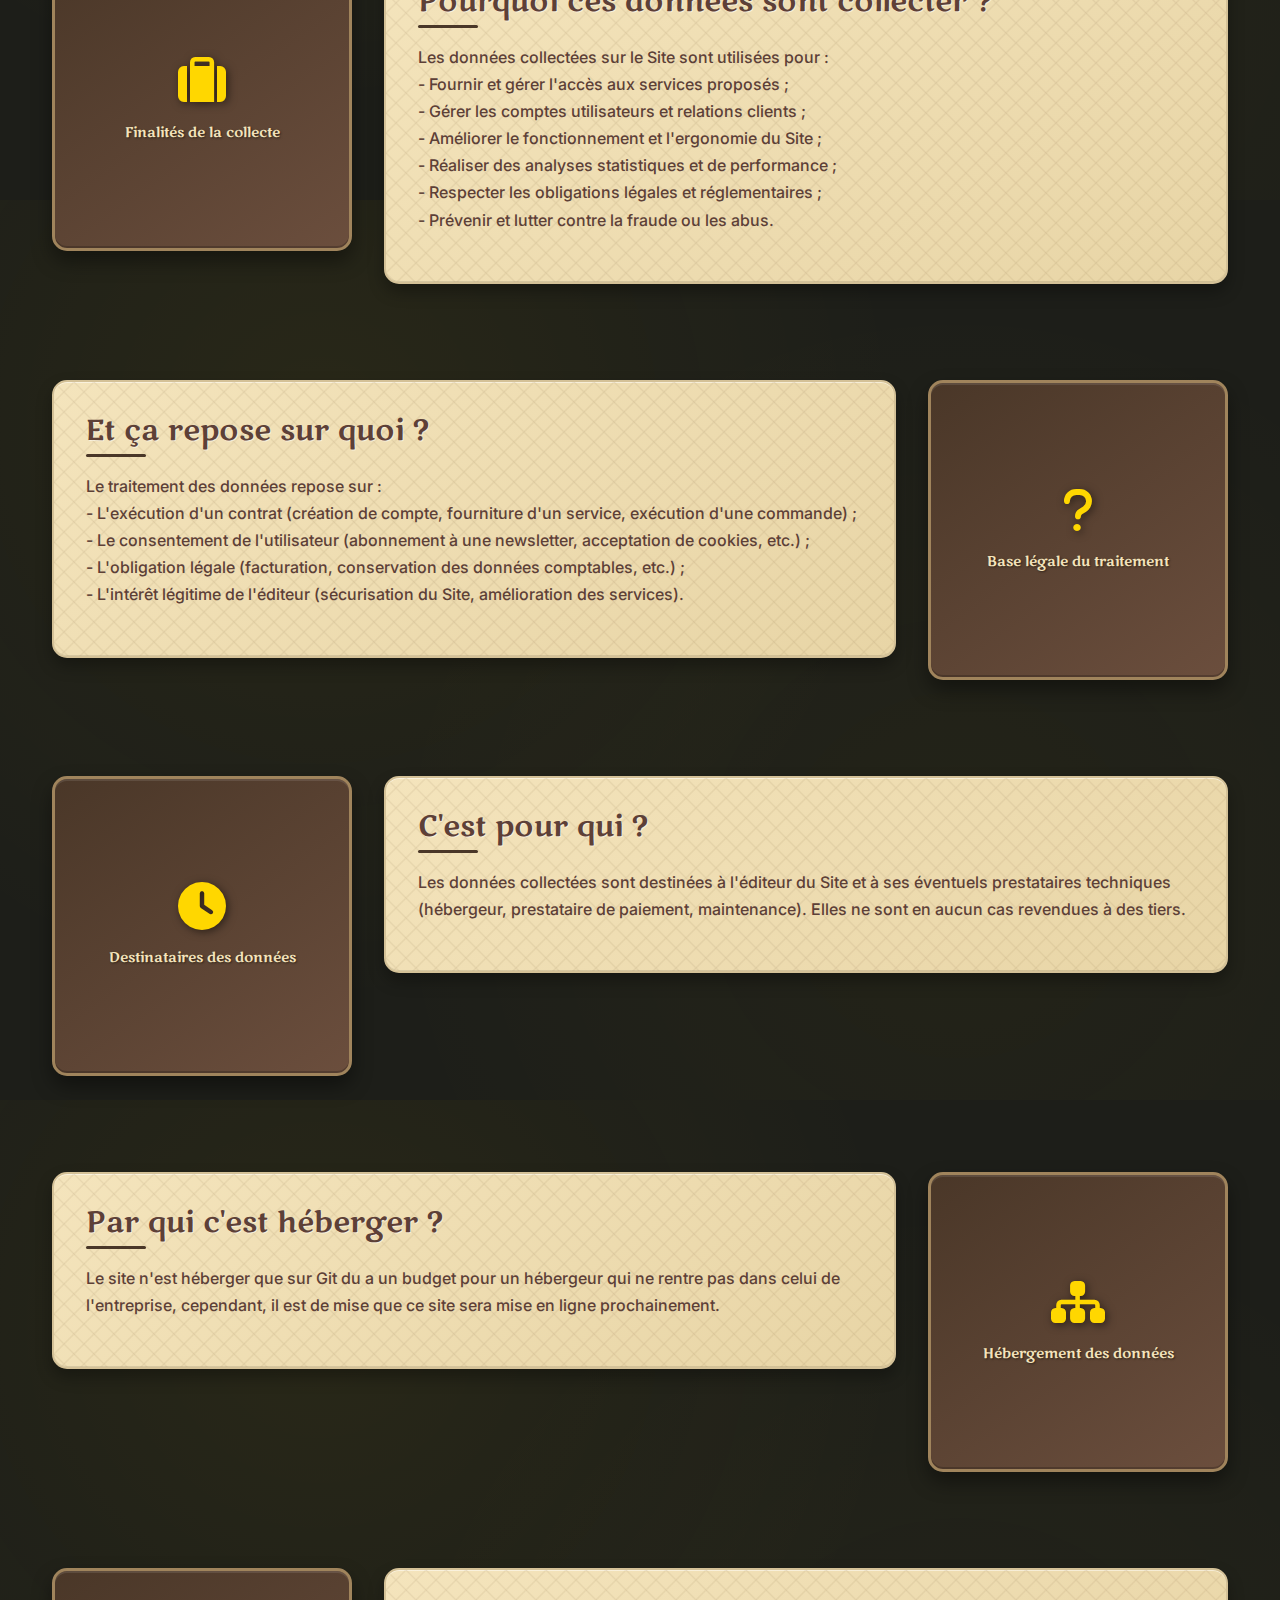
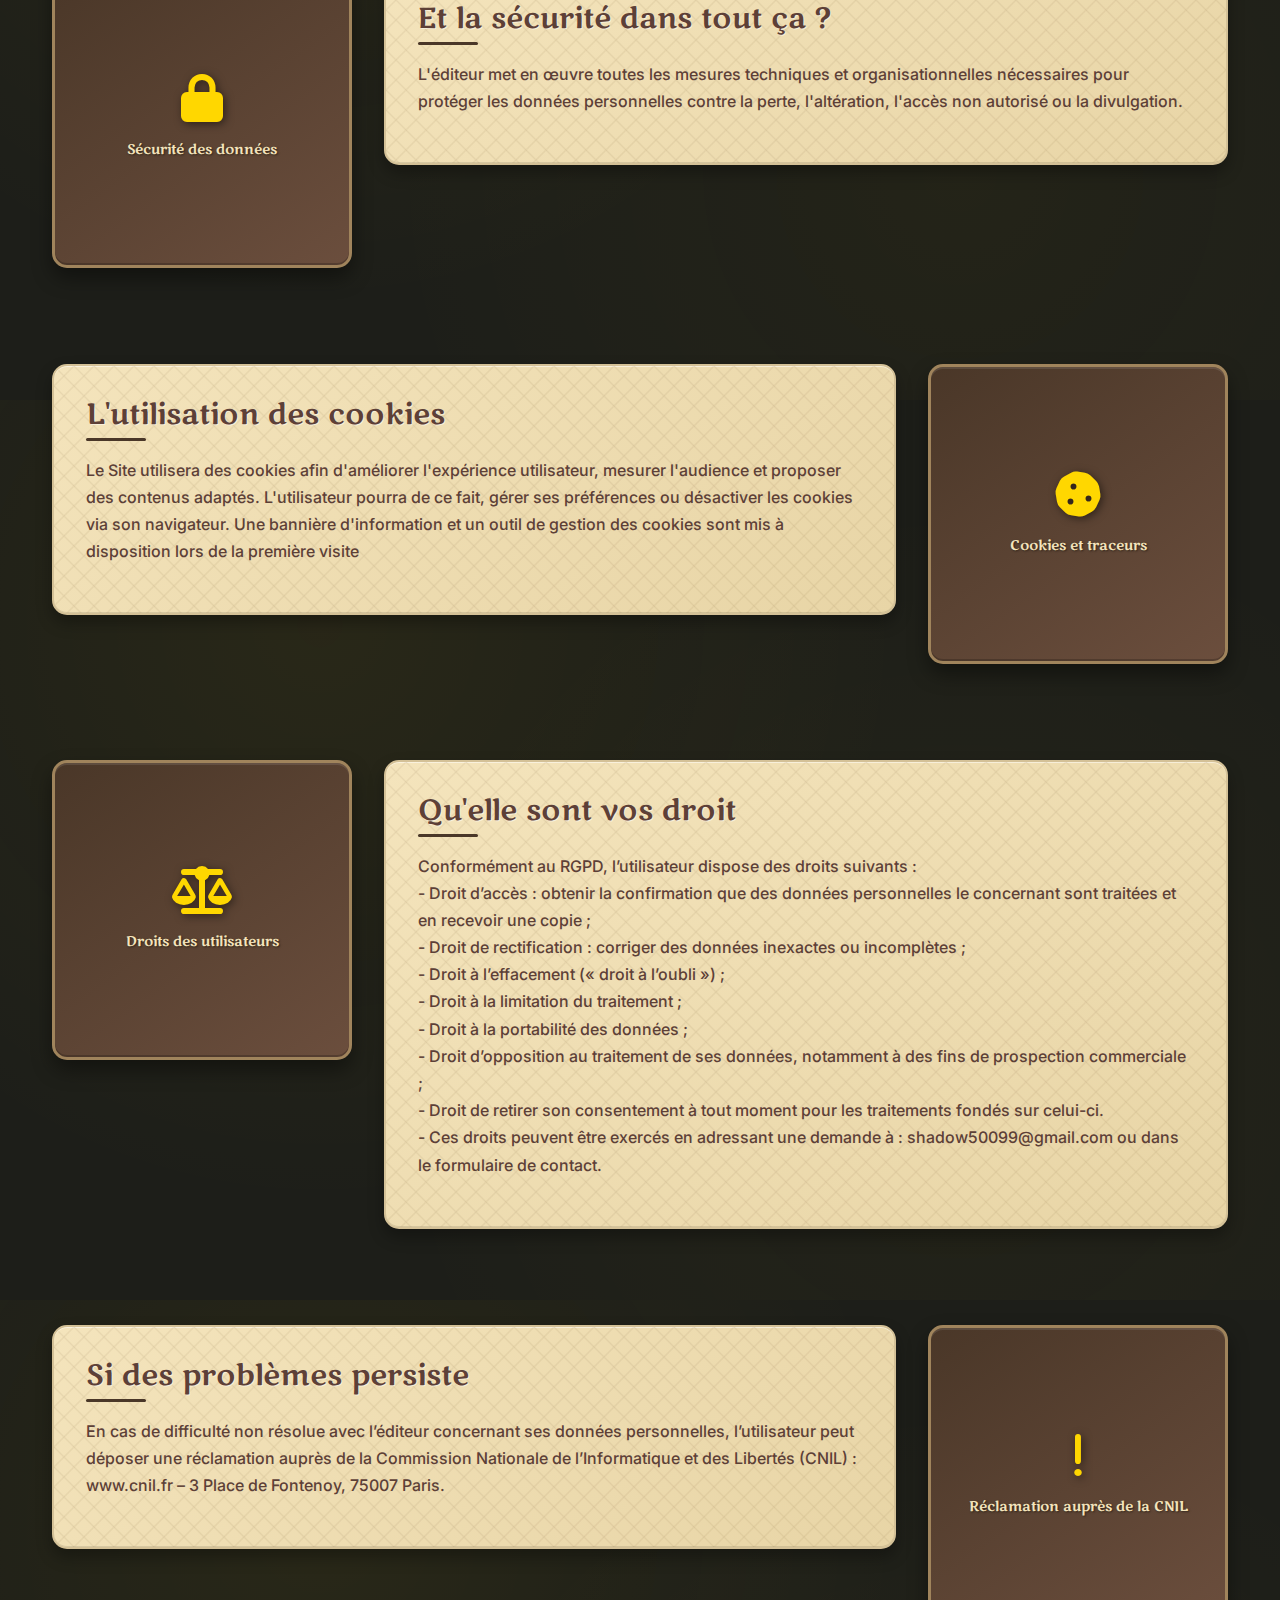
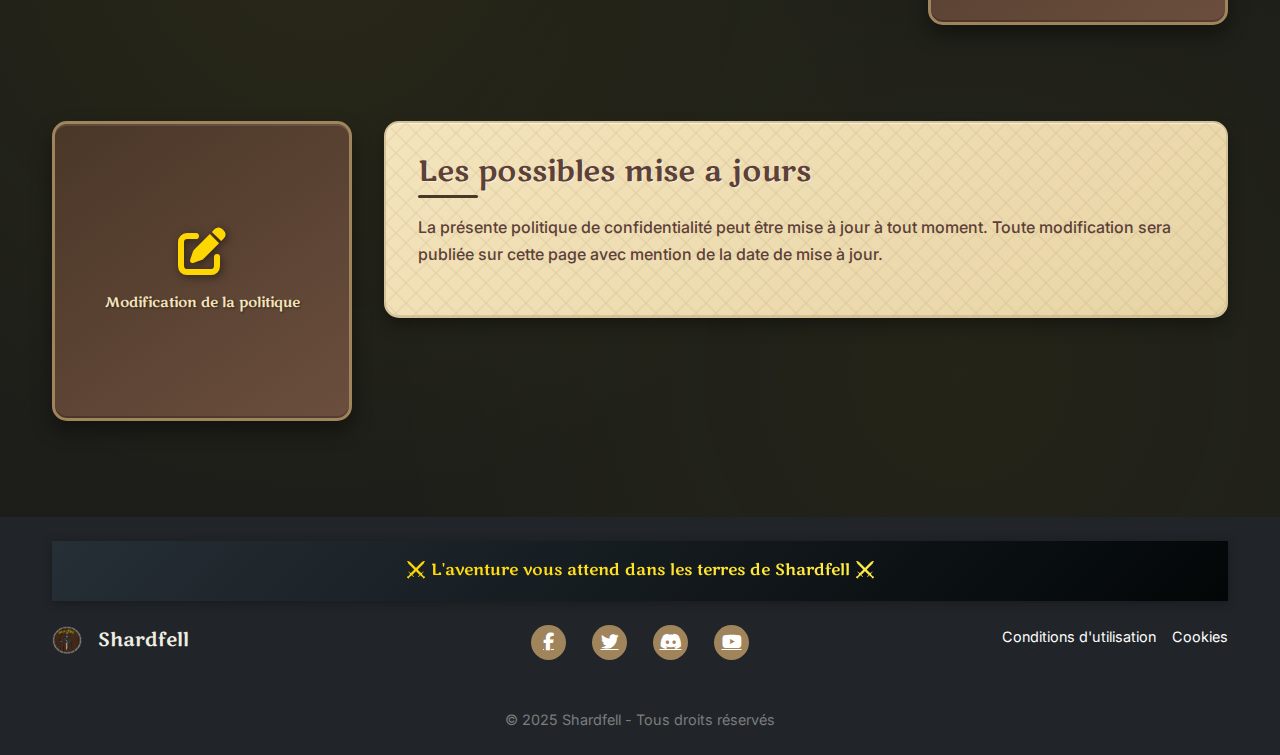
<file: site web/politique.html>
<!DOCTYPE html>
<html lang="fr">
  <head>
    <meta charset="UTF-8" />
    <meta name="viewport" content="width=device-width, initial-scale=1.0" />
    <title>Shardfell - Hall des Aventuriers</title>
    <!-- Bootstrap 5 CSS (uniquement pour le responsive) -->
    <link
      href="https://cdn.jsdelivr.net/npm/bootstrap@5.3.2/dist/css/bootstrap.min.css"
      rel="stylesheet"
    />
    <!-- Fonts -->
    <link
      href="https://fonts.googleapis.com/css2?family=Marko+One&family=Inter:wght@300;400;500;600;700&family=Raleway:wght@400;500;600;700&display=swap"
      rel="stylesheet"
    />
    <!-- Font Awesome -->
    <link
      rel="stylesheet"
      href="https://cdnjs.cloudflare.com/ajax/libs/font-awesome/6.4.0/css/all.min.css"
    />
    <!-- Ton CSS personnalisé (conserve les styles originaux) -->
    <link rel="stylesheet" href="css/style.css" />
  </head>
  <body>
    <!-- Bannière -->
    <div class="banner">
      <div class="banner-text">
        🏹 Bienvenue dans l'univers légendaire de Shardfell 🏹
      </div>
    </div>

    <!-- Navigation avec Bootstrap -->
    <nav class="navbar navbar-expand-lg navbar-dark bg-dark">
      <div class="container">
        <a class="navbar-brand d-flex align-items-center" href="#">
          <img
            src="image/Logo-(1).png"
            alt="Logo Shardfell"
            class="logo-icon me-2"
          />
          <span class="logo-text">Shardfell</span>
        </a>
        <button
          class="navbar-toggler"
          type="button"
          data-bs-toggle="collapse"
          data-bs-target="#navbarNav"
          aria-controls="navbarNav"
          aria-expanded="false"
          aria-label="Toggle navigation"
        >
          <span class="navbar-toggler-icon"></span>
        </button>
        <div class="collapse navbar-collapse" id="navbarNav">
          <ul class="navbar-nav ms-auto">
            <li class="nav-item">
              <a
                class="nav-link asymmetric-btn hall active"
                aria-current="page"
                href="index.html"
                >Hall</a
              >
            </li>
            <li class="nav-item">
              <a class="nav-link asymmetric-btn menu-item" href="Le_Jeu.html"
                >Le Jeu</a
              >
            </li>
            <li class="nav-item">
              <a class="nav-link asymmetric-btn menu-item" href="A_propos.html"
                >À propos</a
              >
            </li>
            <li class="nav-item">
              <a class="nav-link asymmetric-btn cart-btn" href="Contact.html"
                >Nous contacter</a
              >
            </li>
            <li class="nav-item">
              <a class="nav-link asymmetric-btn cart-btn" href="produit.html"
                >Boutique</a
              >
            </li>
          </ul>
        </div>
      </div>
    </nav>
    </head>
    <body>
        <div class="container">
            <!-- Hero Section -->
            <section class="about-hero">
                <h1 class="about-title">La politique de confidentialité</h1>
            </section>

            <!-- Sections À propos -->
            <div class="about-sections">
                <!-- Qui sommes-nous ? -->
                <section class="about-section">
                    <div class="section-content">
                        <h2 class="section-title">Objet de la politique</h2>
                        <p class="section-text">
                            La présente politique de confidentialité a pour objectif d'informer les utilisateurs du site Shardfell sur la manière dont leurs données personnelles sont collectées, utilisées, protégées et leurs droits conformément au Règlement (UE) 2016/679 (RGPD) et à la Loi Informatique et Libertés du 6 janvier 1978 modifiée.
                        </p>
                    </div>
                    <div class="section-image">
                        <div class="image-placeholder">
                            <i class="fa-solid fa-handshake"></i>
                            <span>Introduction</span>
                        </div>
                    </div>
                </section>

                <!-- Pourquoi Shardfell ? -->
                <section class="about-section">
                    <div class="section-content">
                        <h2 class="section-title">Qui s'en occupe ?</h2>
                        <p class="section-text">
                          Le responsable du traitement des données est :
                          <br> - Formspree
                          <br> - 26 Broadway Floor 8, New York, NY 10004, États-Unis
                          <br> - shadow50099@gmail.com
                        </p>
                    </div>
                    <div class="section-image">
                        <div class="image-placeholder">
                            <i class="fa-solid fa-user-tie"></i>
                            <span>Responsable du traitement</span>
                        </div>
                    </div>
                </section>

                <!-- Pour qui est-ce fait ? -->
                <section class="about-section">
                    <div class="section-content">
                        <h2 class="section-title">Qu'elle type de données sont collectées ?</h2>
                        <p class="section-text">
                           Selon les fonctionnalités utilisées, le Site peut collecter les données suivantes :  
                            <br> - Données d'identification : nom, prénom, adresse e-mail, numéro de téléphone, identifiants de connexion, etc.

                            <br> -  Données de navigation : adresse IP, type de navigateur, système d'exploitation, pages consultées, durée de navigation, cookies.

                            <br> -  Données contractuelles : informations nécessaires à la gestion d'un compte utilisateur, d'une commande ou d'un service.

                            <br> -  Données de communication : échanges via formulaires de contact, e-mails ou chat.
                        </p>
                    </div>
                    <div class="section-image">
                        <div class="image-placeholder">
                            <i class="fa-solid fa-database"></i>
                            <span>Données collectées</span>
                        </div>
                    </div>
                </section>
                <!-- Pourquoi Shardfell ? -->
                <section class="about-section">
                    <div class="section-content">
                        <h2 class="section-title">Pourquoi ces données sont collecter ?</h2>
                        <p class="section-text">
                            Les données collectées sur le Site sont utilisées pour :
                              <br> - Fournir et gérer l'accès aux services proposés ;

                              <br> - Gérer les comptes utilisateurs et relations clients ;

                              <br> - Améliorer le fonctionnement et l'ergonomie du Site ;

                              <br> - Réaliser des analyses statistiques et de performance ;

                              <br> - Respecter les obligations légales et réglementaires ;

                              <br> - Prévenir et lutter contre la fraude ou les abus.
                        </p>
                    </div>
                    <div class="section-image">
                        <div class="image-placeholder">
                            <i class="fa-solid fa-suitcase"></i>
                            <span>Finalités de la collecte</span>
                        </div>
                    </div>
                </section>
                <!-- Pourquoi Shardfell ? -->
                <section class="about-section">
                    <div class="section-content">
                        <h2 class="section-title">Et ça repose sur quoi ?</h2>
                        <p class="section-text">
                           Le traitement des données repose sur :
                              <br> - L'exécution d'un contrat (création de compte, fourniture d'un service, exécution d'une commande) ;

                              <br> - Le consentement de l'utilisateur (abonnement à une newsletter, acceptation de cookies, etc.) ;

                              <br> - L'obligation légale (facturation, conservation des données comptables, etc.) ;

                              <br> - L'intérêt légitime de l'éditeur (sécurisation du Site, amélioration des services).
                    </div>
                    <div class="section-image">
                        <div class="image-placeholder">
                            <i class="fa-solid fa-question"></i>
                            <span>Base légale du traitement</span>
                        </div>
                    </div>
                </section>
                <!-- Pourquoi Shardfell ? -->
                <section class="about-section">
                    <div class="section-content">
                        <h2 class="section-title">C'est pour qui ?</h2>
                        <p class="section-text">
                            Les données collectées sont destinées à l'éditeur du Site et à ses éventuels prestataires techniques (hébergeur, prestataire de paiement, maintenance).
                            Elles ne sont en aucun cas revendues à des tiers.
                        </p>
                    </div>
                    <div class="section-image">
                        <div class="image-placeholder">
                            <i class="fa-solid fa-clock"></i>
                            <span>Destinataires des données</span>
                        </div>
                    </div>
                </section>
                <!-- Pourquoi Shardfell ? -->
                <section class="about-section">
                    <div class="section-content">
                        <h2 class="section-title">Par qui c'est héberger ?</h2>
                        <p class="section-text">
                          Le site n'est héberger que sur Git du a un budget pour un hébergeur qui ne rentre pas dans celui de l'entreprise, cependant, il est de mise que ce site sera mise en ligne prochainement.
                        </p>
                    </div>
                    <div class="section-image">
                        <div class="image-placeholder">
                            <i class="fa-solid fa-sitemap"></i>
                            <span>Hébergement des données</span>
                        </div>
                    </div>
                </section>
                <!-- Pourquoi Shardfell ? -->
                <section class="about-section">
                    <div class="section-content">
                        <h2 class="section-title">Et la sécurité dans tout ça ?</h2>
                        <p class="section-text">
                          L'éditeur met en œuvre toutes les mesures techniques et organisationnelles nécessaires pour protéger les données personnelles contre la perte, l'altération, l'accès non autorisé ou la divulgation.
                        </p>
                    </div>
                    <div class="section-image">
                        <div class="image-placeholder">
                            <i class="fa-solid fa-lock"></i>
                            <span>Sécurité des données</span>
                        </div>
                    </div>
                </section>

                <!-- Pourquoi Shardfell ? -->
                <section class="about-section">
                    <div class="section-content">
                        <h2 class="section-title">L'utilisation des cookies</h2>
                        <p class="section-text">
                        Le Site utilisera des cookies afin d'améliorer l'expérience utilisateur, mesurer l'audience et proposer des contenus adaptés.
                        L'utilisateur pourra de ce fait, gérer ses préférences ou désactiver les cookies via son navigateur. Une bannière d'information et un outil de gestion des cookies sont mis à disposition lors de la première visite
                        </p>
                    </div>
                    <div class="section-image">
                        <div class="image-placeholder">
                            <i class="fa-solid fa-cookie"></i>
                            <span>Cookies et traceurs</span>
                        </div>
                    </div>
                </section>

                <!-- Pourquoi Shardfell ? -->
                <section class="about-section">
                    <div class="section-content">
                        <h2 class="section-title">Qu'elle sont vos droit</h2>
                        <p class="section-text">
                        Conformément au RGPD, l’utilisateur dispose des droits suivants :

                          <br> - Droit d’accès : obtenir la confirmation que des données personnelles le concernant sont traitées et en recevoir une copie ;

                          <br> -  Droit de rectification : corriger des données inexactes ou incomplètes ;

                          <br> -  Droit à l’effacement (« droit à l’oubli ») ;

                          <br> -  Droit à la limitation du traitement ;

                          <br> -  Droit à la portabilité des données ;

                          <br> -  Droit d’opposition au traitement de ses données, notamment à des fins de prospection commerciale ;

                          <br> -  Droit de retirer son consentement à tout moment pour les traitements fondés sur celui-ci.

                          <br> -  Ces droits peuvent être exercés en adressant une demande à : shadow50099@gmail.com ou dans le formulaire de contact.
                        </p>
                    </div>
                    <div class="section-image">
                        <div class="image-placeholder">
                            <i class="fa-solid fa-scale-balanced"></i>
                            <span>Droits des utilisateurs</span>
                        </div>
                    </div>
                </section>

                <!-- Pourquoi Shardfell ? -->
                <section class="about-section">
                    <div class="section-content">
                        <h2 class="section-title">Si des problèmes persiste</h2>
                        <p class="section-text">
                        En cas de difficulté non résolue avec l’éditeur concernant ses données personnelles, l’utilisateur peut déposer une réclamation auprès de la Commission Nationale de l’Informatique et des Libertés (CNIL) :
                        www.cnil.fr – 3 Place de Fontenoy, 75007 Paris.
                        </p>
                    </div>
                    <div class="section-image">
                        <div class="image-placeholder">
                            <i class="fa-solid fa-exclamation"></i>
                            <span>Réclamation auprès de la CNIL</span>
                        </div>
                    </div>
                </section>
                <!-- Pourquoi Shardfell ? -->
                <section class="about-section">
                    <div class="section-content">
                        <h2 class="section-title">Les possibles mise a jours</h2>
                        <p class="section-text">
                          La présente politique de confidentialité peut être mise à jour à tout moment. Toute modification sera publiée sur cette page avec mention de la date de mise à jour.                        </p>
                    </div>
                    <div class="section-image">
                        <div class="image-placeholder">
                            <i class="fa-solid fa-pen-to-square"></i>
                            <span>Modification de la politique</span>
                        </div>
                    </div>
                </section>
                
            </div>
          </div>
        </div>
        <!-- Footer avec Bootstrap -->
    <footer class="bg-dark text-white py-4">
      <div class="container">
        <div class="footer-banner text-center mb-4">
          <div class="banner-text">
            ⚔️ L'aventure vous attend dans les terres de Shardfell ⚔️
          </div>
        </div>
        <div class="row">
          <div class="col-md-4 text-center text-md-start mb-3 mb-md-0">
            <div
              class="footer-logo d-flex align-items-center justify-content-center justify-content-md-start"
            >
              <img
                src="image/Logo-(1).png"
                alt="Logo Shardfell"
                class="footer-logo-icon me-2"
              />
              <span class="footer-logo-text">Shardfell</span>
            </div>
          </div>
          <div class="col-md-4 text-center mb-3 mb-md-0">
            <div class="social-icons d-flex justify-content-center gap-3">
              <a
                href="https://www.facebook.com"
                title="Facebook"
                aria-label="Page Facebook"
                class="text-white"
                ><i class="fab fa-facebook-f"></i
              ></a>
              <a
                href="https://x.com/home"
                title="Twitter"
                aria-label="Compte Twitter"
                class="text-white"
                ><i class="fab fa-twitter"></i
              ></a>
              <a
                href="https://discord.gg"
                title="Discord"
                aria-label="Serveur Discord"
                class="text-white"
                ><i class="fab fa-discord"></i
              ></a>
              <a
                href="https://www.youtube.com"
                title="YouTube"
                aria-label="Chaîne YouTube"
                class="text-white"
                ><i class="fab fa-youtube"></i
              ></a>
            </div>
          </div>
          <div class="col-md-4 text-center text-md-end">
            <div
              class="footer-links d-flex flex-column flex-md-row justify-content-center justify-content-md-end gap-3"
            >
              <a href="condition.html" class="text-white">Conditions d'utilisation</a>
              <a href="cookie.html" class="text-white">Cookies</a>
            </div>
          </div>
        </div>
        <div class="row mt-3">
          <div class="col-12 text-center">
            <div class="copyright">© 2025 Shardfell - Tous droits réservés</div>
          </div>
        </div>
      </div>
    </footer>

    <!-- Bootstrap 5 JS (avec Popper) -->
    <script src="https://cdn.jsdelivr.net/npm/bootstrap@5.3.2/dist/js/bootstrap.bundle.min.js"></script>
    <!-- Ton script personnalisé -->
  </body>

</html>
</file>
<file: css/style.css>
/* ================================
   VARIABLES CSS
   ================================ */
:root {
    --primary: #262F36;
    --secondary: #1D1E19;
    --secondary-dark: #020607;
    --secondary-light: #7A7E7F;
    --text: #EDEDE3;
    --contrast: #5E5D58;
    --gold: #ffd700;
    --gold-light: #ffed4a;
    
    /* Couleurs du bois pour le tableau */
    --wood-dark: #4A3728;
    --wood-medium: #6B4E3D;
    --wood-light: #8B6F47;
    --wood-highlight: #A0845C;
    
    /* Couleurs du parchemin */
    --parchment-base: #F4E4BC;
    --parchment-shadow: #E8D5A6;
    --parchment-dark: #D4C197;
    --parchment-text: #5D4037;
    
    /* Espacements */
    --spacing-xs: 0.5rem;
    --spacing-sm: 1rem;
    --spacing-md: 1.5rem;
    --spacing-lg: 2rem;
    --spacing-xl: 3rem;
    
    /* Bordures */
    --border-radius-sm: 8px;
    --border-radius-md: 15px;
    --border-radius-lg: 25px;
    
    /* Transitions */
    --transition-fast: 0.2s ease;
    --transition-normal: 0.3s ease;
    --transition-slow: 0.6s ease;
}

/* ================================
   RESET & BASE
   ================================ */
* {
    margin: 0;
    padding: 0;
    box-sizing: border-box;
}

html {
    scroll-behavior: smooth;
}

body {
    font-family: 'Inter', sans-serif;
    background-color: var(--secondary);
    color: var(--text);
    line-height: 1.6;
    overflow-x: hidden;
    background-image: 
        radial-gradient(circle at 25% 25%, rgba(255, 215, 0, 0.05) 0%, transparent 50%),
        radial-gradient(circle at 75% 75%, rgba(255, 215, 0, 0.03) 0%, transparent 50%);
}

/* ================================
   BANNIÈRE
   ================================ */
.banner {
    background: linear-gradient(135deg, var(--primary), var(--secondary-dark));
    height: 80px;
    display: flex;
    align-items: center;
    justify-content: center;
    box-shadow: 0 2px 10px rgba(0,0,0,0.3);
    position: relative;
    overflow: hidden;
}

.banner::before {
    content: '';
    position: absolute;
    top: 0;
    left: -100%;
    width: 100%;
    height: 100%;
    background: linear-gradient(90deg, transparent, rgba(255, 215, 0, 0.1), transparent);
    animation: shimmer 3s infinite;
}

@keyframes shimmer {
    0% { left: -100%; }
    100% { left: 100%; }
}

.banner-text {
    font-family: 'Marko One', serif;
    font-size: clamp(0.9rem, 2.5vw, 1.2rem);
    text-align: center;
    background: linear-gradient(45deg, var(--gold), var(--gold-light));
    -webkit-background-clip: text;
    -webkit-text-fill-color: transparent;
    background-clip: text;
    padding: 0 var(--spacing-sm);
    z-index: 1;
    position: relative;
}

/* ================================
   NAVIGATION
   ================================ */
nav {
    background-color: var(--primary);
    padding: var(--spacing-sm) var(--spacing-lg);
    box-shadow: 0 2px 5px rgba(0,0,0,0.2);
    position: sticky;
    top: 0;
    z-index: 100;
}

.nav-container {
    max-width: 1200px;
    margin: 0 auto;
    display: flex;
    justify-content: space-between;
    align-items: center;
}

.logo {
    display: flex;
    align-items: center;
    gap: var(--spacing-sm);
}

.logo-icon {
    width: 40px;
    height: 40px;
    border-radius: 50%;
    display: flex;
    align-items: center;
    justify-content: center;
    font-weight: bold;
    color: var(--secondary);
    font-family: 'Marko One', serif;
    transition: transform var(--transition-normal);
}

.logo-icon:hover {
    transform: rotate(360deg) scale(1.1);
}

.logo-text {
    font-family: 'Marko One', serif;
    font-size: 1.5rem;
    color: var(--text);
}

/* Logo dans la navigation */
.logo-icon {
  width: 40px;
  height: 40px;
  object-fit: contain;
}

/* Logo dans le pied de page */
.footer-logo-icon {
  width: 35px;
  height: 35px;
  object-fit: contain;
  margin-right: 10px;
}


/* Menu burger */
.menu-toggle {
    display: none;
    flex-direction: column;
    cursor: pointer;
    gap: 4px;
}

.menu-toggle span {
    width: 25px;
    height: 3px;
    background: var(--text);
    transition: all var(--transition-normal);
    border-radius: 2px;
}

.menu-toggle.active span:nth-child(1) {
    transform: rotate(45deg) translate(5px, 5px);
}

.menu-toggle.active span:nth-child(2) {
    opacity: 0;
}

.menu-toggle.active span:nth-child(3) {
    transform: rotate(-45deg) translate(7px, -6px);
}

.nav-links {
    display: flex;
    list-style: none;
    gap: var(--spacing-lg);
}

.nav-links a {
    color: var(--text);
    text-decoration: none;
    font-family: 'Raleway', sans-serif;
    font-weight: 500;
    transition: all var(--transition-normal);
    cursor: pointer;
    position: relative;
    padding: var(--spacing-xs) var(--spacing-sm);
    border-radius: var(--border-radius-sm);
}

.nav-links a::after {
    content: '';
    position: absolute;
    bottom: -5px;
    left: 50%;
    width: 0;
    height: 2px;
    background: var(--gold);
    transition: all var(--transition-normal);
    transform: translateX(-50%);
}

.nav-links a:hover::after,
.nav-links a.active::after {
    width: 100%;
}

.nav-links a:hover,
.nav-links a.active {
    color: var(--gold);
    background: rgba(255, 215, 0, 0.1);
}

/* ================================
   CONTENU PRINCIPAL
   ================================ */
main {
    min-height: calc(100vh - 200px);
    padding: var(--spacing-lg);
}

.container {
    max-width: 1200px;
    margin: 0 auto;
}

.hall-content {
    text-align: center;
    padding: var(--spacing-xl) 0;
}

.hall-title {
    font-family: 'Marko One', serif;
    font-size: clamp(2rem, 5vw, 3.5rem);
    margin-bottom: var(--spacing-sm);
    background: linear-gradient(45deg, var(--gold), var(--gold-light));
    -webkit-background-clip: text;
    -webkit-text-fill-color: transparent;
    background-clip: text;
    text-shadow: 0 2px 4px rgba(0,0,0,0.3);
}

.hall-subtitle {
    font-size: clamp(1rem, 2.5vw, 1.2rem);
    color: var(--secondary-light);
    margin-bottom: var(--spacing-xl);
    font-style: italic;
}

/* ================================
   TABLEAU DE GUILDE
   ================================ */
.guild-board-container {
    margin: var(--spacing-xl) 0;
    perspective: 1000px;
}

.guild-board {
    max-width: 900px;
    margin: 0 auto;
    transform-style: preserve-3d;
}

.board-frame {
    position: relative;
    background: 
        linear-gradient(145deg, var(--wood-dark), var(--wood-medium)),
        linear-gradient(45deg, var(--wood-light) 25%, transparent 25%),
        linear-gradient(-45deg, var(--wood-light) 25%, transparent 25%),
        linear-gradient(45deg, transparent 75%, var(--wood-light) 75%),
        linear-gradient(-45deg, transparent 75%, var(--wood-light) 75%);
    background-size: 100% 100%, 20px 20px, 20px 20px, 20px 20px, 20px 20px;
    background-position: 0 0, 0 0, 0 10px, 10px -10px, -10px 0px;
    border-radius: var(--border-radius-md);
    padding: 30px;
    box-shadow: 
        0 20px 40px rgba(0,0,0,0.4),
        inset 0 2px 0 rgba(255, 255, 255, 0.1),
        inset 0 -2px 0 rgba(0, 0, 0, 0.2);
    border: 4px solid var(--wood-highlight);
    transition: transform var(--transition-normal);
}

.guild-board:hover .board-frame {
    transform: rotateX(2deg) rotateY(-1deg);
}

/* Coins décoratifs du tableau */
.corner {
    position: absolute;
    width: 40px;
    height: 40px;
    background: radial-gradient(circle, var(--gold), var(--gold-light));
    border-radius: 50%;
    display: flex;
    align-items: center;
    justify-content: center;
    font-size: 1.5rem;
    box-shadow: 
        0 4px 8px rgba(0,0,0,0.3),
        inset 0 2px 0 rgba(255, 255, 255, 0.3);
    z-index: 10;
}

.corner-top-left {
    top: -15px;
    left: -15px;
}

.corner-top-right {
    top: -15px;
    right: -15px;
}

.corner-bottom-left {
    bottom: -15px;
    left: -15px;
}

.corner-bottom-right {
    bottom: -15px;
    right: -15px;
}

/* Surface du tableau */
.board-surface {
    background: 
        linear-gradient(135deg, var(--wood-medium), var(--wood-light));
    border-radius: var(--border-radius-sm);
    padding: var(--spacing-lg);
    position: relative;
    overflow: hidden;
    box-shadow: 
        inset 0 4px 8px rgba(0,0,0,0.2),
        inset 0 0 20px rgba(0,0,0,0.1);
}

.board-texture {
    position: absolute;
    top: 0;
    left: 0;
    right: 0;
    bottom: 0;
    background-image: 
        linear-gradient(90deg, transparent 50%, rgba(0,0,0,0.05) 50%),
        linear-gradient(0deg, transparent 50%, rgba(0,0,0,0.03) 50%);
    background-size: 4px 4px, 8px 8px;
    pointer-events: none;
}

.board-header {
    margin-bottom: var(--spacing-lg);
    position: relative;
    z-index: 1;
}

.board-title {
    font-family: 'Marko One', serif;
    font-size: clamp(1.5rem, 3vw, 2rem);
    color: var(--gold);
    text-shadow: 
        2px 2px 0 var(--wood-dark),
        0 0 10px rgba(255, 215, 0, 0.5);
    margin-bottom: var(--spacing-xs);
}

.board-subtitle {
    font-family: 'Inter', sans-serif;
    font-size: clamp(0.9rem, 2vw, 1rem);
    color: var(--parchment-base);
    font-style: italic;
    text-shadow: 1px 1px 0 var(--wood-dark);
}

/* ================================
   PARCHEMINS SUR LE TABLEAU
   ================================ */
.scrolls-board {
    display: grid;
    grid-template-columns: repeat(auto-fit, minmax(250px, 1fr));
    gap: var(--spacing-lg);
    position: relative;
    z-index: 1;
}

.scroll-container {
    position: relative;
}

.scroll-pin {
    position: absolute;
    top: -10px;
    left: 50%;
    transform: translateX(-50%);
    font-size: 1.5rem;
    z-index: 10;
    filter: drop-shadow(2px 2px 4px rgba(0,0,0,0.5));
}

.scroll {
    background: 
        linear-gradient(145deg, var(--parchment-base), var(--parchment-shadow)),
        radial-gradient(ellipse at top, rgba(212, 193, 151, 0.3), transparent 60%);
    border-radius: 15px 15px 10px 10px;
    padding: var(--spacing-md);
    cursor: pointer;
    transition: all var(--transition-normal);
    position: relative;
    box-shadow: 
        0 8px 16px rgba(0,0,0,0.3),
        inset 0 1px 0 rgba(255, 255, 255, 0.5),
        inset 0 -1px 0 rgba(0, 0, 0, 0.1);
    border: 2px solid var(--parchment-dark);
    transform-origin: top center;
    min-height: 280px;
    display: flex;
    flex-direction: column;
}

/* Effet de texture du parchemin */
.scroll::before {
    content: '';
    position: absolute;
    top: 0;
    left: 0;
    right: 0;
    bottom: 0;
    background-image: 
        linear-gradient(45deg, transparent 45%, rgba(139, 111, 71, 0.1) 50%, transparent 55%),
        linear-gradient(-45deg, transparent 45%, rgba(139, 111, 71, 0.1) 50%, transparent 55%);
    background-size: 20px 20px, 20px 20px;
    background-position: 0 0, 10px 10px;
    pointer-events: none;
    border-radius: inherit;
}

.scroll:hover {
    transform: translateY(-5px) rotate(1deg);
    box-shadow: 
        0 15px 30px rgba(0,0,0,0.4),
        inset 0 1px 0 rgba(255, 255, 255, 0.6),
        0 0 20px rgba(255, 215, 0, 0.2);
}

.scroll:active {
    transform: translateY(-2px) rotate(0.5deg);
}

/* En-tête du parchemin */
.scroll-header {
    display: flex;
    align-items: center;
    gap: var(--spacing-sm);
    margin-bottom: var(--spacing-sm);
    padding-bottom: var(--spacing-xs);
    border-bottom: 2px solid var(--parchment-dark);
}

.scroll-seal {
    font-size: 2rem;
    filter: drop-shadow(2px 2px 4px rgba(0,0,0,0.3));
}

.scroll-title {
    font-family: 'Marko One', serif;
    font-size: 1.3rem;
    color: var(--parchment-text);
    text-shadow: 1px 1px 0 rgba(255, 255, 255, 0.5);
}

/* Contenu du parchemin */
.scroll-content {
    flex-grow: 1;
    margin-bottom: var(--spacing-md);
}

.scroll-text {
    font-family: 'Inter', sans-serif;
    font-size: 1rem;
    color: var(--parchment-text);
    font-weight: 600;
    margin-bottom: var(--spacing-xs);
    line-height: 1.4;
}

.scroll-details {
    font-family: 'Inter', sans-serif;
    font-size: 0.9rem;
    color: #6D4C41;
    margin-bottom: var(--spacing-sm);
    line-height: 1.5;
    font-style: italic;
}

.scroll-reward {
    background: rgba(139, 111, 71, 0.1);
    padding: var(--spacing-xs);
    border-radius: var(--border-radius-sm);
    border: 1px solid var(--parchment-dark);
    margin-bottom: var(--spacing-sm);
}

.reward-label {
    font-weight: 600;
    color: var(--wood-dark);
    font-size: 0.85rem;
}

.reward-value {
    color: #6D4C41;
    font-size: 0.85rem;
    font-style: italic;
}

/* Pied du parchemin */
.scroll-footer {
    margin-top: auto;
    text-align: center;
}

.scroll-signature {
    font-family: 'Marko One', serif;
    font-size: 0.8rem;
    color: var(--wood-dark);
    font-style: italic;
    margin-bottom: var(--spacing-sm);
    text-shadow: 0 1px 0 rgba(255, 255, 255, 0.5);
}

.scroll-button {
    background: linear-gradient(45deg, var(--gold), var(--gold-light));
    color: var(--secondary-dark);
    font-family: 'Raleway', sans-serif;
    font-weight: 700;
    font-size: 0.9rem;
    padding: var(--spacing-xs) var(--spacing-md);
    border-radius: var(--border-radius-lg);
    display: inline-block;
    transition: all var(--transition-normal);
    text-transform: uppercase;
    letter-spacing: 1px;
    box-shadow: 
        0 4px 8px rgba(0,0,0,0.2),
        inset 0 1px 0 rgba(255, 255, 255, 0.3);
}

.scroll:hover .scroll-button {
    transform: translateY(-2px);
    box-shadow: 
        0 6px 12px rgba(0,0,0,0.3),
        inset 0 1px 0 rgba(255, 255, 255, 0.4),
        0 0 15px rgba(255, 215, 0, 0.5);
}

/* ================================
   INFORMATIONS DU HALL
   ================================ */
.hall-info {
    margin-top: var(--spacing-xl);
    display: grid;
    grid-template-columns: repeat(auto-fit, minmax(300px, 1fr));
    gap: var(--spacing-lg);
}

.info-card {
    background: rgba(139, 111, 71, 0.2);
    border: 2px solid var(--wood-highlight);
    border-radius: var(--border-radius-md);
    padding: var(--spacing-md);
    box-shadow: 0 4px 12px rgba(0, 0, 0, 0.2);
    transition: transform var(--transition-normal);
}

.info-card:hover {
    transform: translateY(-5px);
}

.info-card h3 {
    font-family: 'Marko One', serif;
    color: var(--gold);
    font-size: 1.5rem;
    margin-bottom: var(--spacing-sm);
    text-shadow: 1px 1px 2px rgba(0, 0, 0, 0.3);
}

.info-card p {
    color: var(--parchment-text);
    line-height: 1.6;
}

/* Style pour les icônes sociales */
.social-icons a {
  width: 35px;
  height: 35px;
  background: var(--wood-highlight);
  border-radius: 50%;
  display: flex;
  align-items: center;
  justify-content: center;
  color: var(--text);
  transition: all var(--transition-normal);
  margin: 0 5px;
}

.social-icons a i {
  font-size: 1.1rem;
}

.social-icons a:hover {
  background: var(--gold);
  color: var(--secondary);
  transform: translateY(-3px);
}

/* Footer */
.footer-banner {
  background: linear-gradient(135deg, var(--primary), var(--secondary-dark));
  height: 60px;
  display: flex;
  align-items: center;
  justify-content: center;
  box-shadow: 0 2px 10px rgba(0, 0, 0, 0.3);
  position: relative;
  overflow: hidden;
  margin-bottom: 20px;
}

.footer-banner::before {
  content: '';
  position: absolute;
  top: 0;
  left: -100%;
  width: 100%;
  height: 100%;
  background: linear-gradient(90deg, transparent, rgba(255, 215, 0, 0.1), transparent);
  animation: shimmer 3s infinite;
}

.footer-content {
  background: var(--wood-dark);
  padding: var(--spacing-md);
  border-top: 1px solid var(--wood-highlight);
  display: flex;
  flex-direction: column;
  align-items: center;
  gap: var(--spacing-sm);
}

.footer-main {
  display: flex;
  justify-content: space-between;
  align-items: center;
  width: 100%;
  margin-bottom: var(--spacing-sm);
}

.footer-logo {
  display: flex;
  align-items: center;
  gap: var(--spacing-xs);
}

.footer-logo-icon {
  width: 30px;
  height: 30px;
  object-fit: contain;
}

.footer-logo-text {
  font-family: 'Marko One', serif;
  font-size: 1.2rem;
  color: var(--text);
}

.footer-links {
  display: flex;
  gap: var(--spacing-lg);
}

.footer-links a {
  color: var(--secondary-light);
  text-decoration: none;
  font-size: 0.9rem;
  transition: color var(--transition-normal);
}

.footer-links a:hover {
  color: var(--gold);
}

.social-icons {
  display: flex;
  gap: var(--spacing-sm);
  margin-bottom: var(--spacing-sm);
}

.social-icons a {
  width: 35px;
  height: 35px;
  background: var(--wood-highlight);
  border-radius: 50%;
  display: flex;
  align-items: center;
  justify-content: center;
  color: var(--text);
  transition: all var(--transition-normal);
}

.social-icons a i {
  font-size: 1.1rem;
}

.social-icons a:hover {
  background: var(--gold);
  color: var(--secondary);
  transform: translateY(-3px);
}

.copyright {
  font-size: 0.8rem;
  color: var(--secondary-light);
  text-align: center;
  width: 100%;
}

/* Responsive */
@media (max-width: 768px) {
  .footer-main {
    flex-direction: column;
    gap: var(--spacing-sm);
    text-align: center;
  }

  .footer-links {
    flex-direction: column;
    gap: var(--spacing-xs);
    text-align: center;
  }
}

/* Centrer les sections "Statistiques" et "Dernières Nouvelles" */
.hall-info {
  display: flex;
  flex-direction: row;
  align-items: center;
  gap: 2rem;
  margin: 3rem auto;
}

.info-card {
  width: 100%;
  max-width: 500px;
  background: rgba(139, 111, 71, 0.2);
  border: 2px solid var(--wood-highlight);
  border-radius: var(--border-radius-md);
  padding: var(--spacing-md);
  box-shadow: 0 4px 12px rgba(0, 0, 0, 0.2);
}

.stats-grid {
  display: flex;
  justify-content: center;
  gap: 2rem;
  flex-wrap: wrap;
}

.stat {
  min-width: 100px;
}

.news-list {
  width: 100%;
  max-width: 400px;
}

.max-width-400 {
  max-width: 400px;
}

/* Restaurer le style du footer */
footer {
  background: var(--wood-dark);
  color: var(--text);
}

.footer-banner {
  background: linear-gradient(135deg, var(--primary), var(--secondary-dark));
  height: 60px;
  display: flex;
  align-items: center;
  justify-content: center;
  box-shadow: 0 2px 10px rgba(0, 0, 0, 0.3);
  position: relative;
  overflow: hidden;
  margin-bottom: 20px;
}

.footer-content {
  padding: var(--spacing-md) 0;
}

.footer-logo-icon {
  width: 30px;
  height: 30px;
  object-fit: contain;
}

.footer-logo-text {
  font-family: 'Marko One', serif;
  font-size: 1.2rem;
  color: var(--text);
}

.social-icons a {
  width: 35px;
  height: 35px;
  background: var(--wood-highlight);
  border-radius: 50%;
  display: flex;
  align-items: center;
  justify-content: center;
  color: var(--text);
  transition: all var(--transition-normal);
}

.social-icons a:hover {
  background: var(--gold);
  color: var(--secondary);
  transform: translateY(-3px);
}

.footer-links a {
  color: var(--secondary-light);
  text-decoration: none;
  font-size: 0.9rem;
  transition: color var(--transition-normal);
}

.footer-links a:hover {
  color: var(--gold);
}

.copyright {
  font-size: 0.8rem;
  color: var(--secondary-light);
  margin-top: var(--spacing-sm);
}

/* Responsive pour les stats et news */
@media (max-width: 768px) {
  .stats-grid {
    flex-direction: column;
    gap: 1rem;
  }

  .news-item {
    flex-direction: column;
    align-items: flex-start;
    gap: 0.5rem;
  }
}

/* Responsive pour le tableau de quêtes */
.guild-board {
  width: 100%;
  max-width: 1200px;
  margin: 0 auto;
}

.scrolls-board {
  display: flex;
  flex-wrap: wrap;
  justify-content: center;
  gap: 1rem;
  margin-top: 2rem;
}

.scroll-container {
  flex: 0 0 calc(33.333% - 2rem); /* Trois cartes par ligne avec un espacement */
  max-width: 300px;
}

.scroll {
  width: 100%;
  min-height: 280px;
}

/* Ajustements pour mobile */
@media (max-width: 992px) {
  .scroll-container {
    flex: 0 0 calc(50% - 2rem); /* Deux cartes par ligne sur tablette */
  }
}

@media (max-width: 768px) {
  .scroll-container {
    flex: 0 0 100%; /* Une carte par ligne sur mobile */
    max-width: 100%;
  }
}

        /* Reset */
        * {
            margin: 0;
            padding: 0;
            box-sizing: border-box;
        }

        html {
            scroll-behavior: smooth;
        }

        body {
            font-family: 'Inter', sans-serif;
            background-color: var(--secondary);
            color: var(--text);
            line-height: 1.6;
            overflow-x: hidden;
            background-image: 
                radial-gradient(circle at 25% 25%, rgba(255, 215, 0, 0.05) 0%, transparent 50%),
                radial-gradient(circle at 75% 75%, rgba(255, 215, 0, 0.03) 0%, transparent 50%);
        }

        /* Bannière */
        .banner {
            background: linear-gradient(135deg, var(--primary), var(--secondary-dark));
            height: 80px;
            display: flex;
            align-items: center;
            justify-content: center;
            box-shadow: 0 2px 10px rgba(0,0,0,0.3);
            position: relative;
            overflow: hidden;
        }

        .banner::before {
            content: '';
            position: absolute;
            top: 0;
            left: -100%;
            width: 100%;
            height: 100%;
            background: linear-gradient(90deg, transparent, rgba(255, 215, 0, 0.1), transparent);
            animation: shimmer 3s infinite;
        }

        @keyframes shimmer {
            0% { left: -100%; }
            100% { left: 100%; }
        }

        .banner-text {
            font-family: 'Marko One', serif;
            font-size: clamp(0.9rem, 2.5vw, 1.2rem);
            text-align: center;
            background: linear-gradient(45deg, var(--gold), var(--gold-light));
            -webkit-background-clip: text;
            -webkit-text-fill-color: transparent;
            background-clip: text;
            padding: 0 var(--spacing-sm);
            z-index: 1;
            position: relative;
        }

        /* Navigation */
        nav {
            background-color: var(--primary);
            padding: var(--spacing-sm) var(--spacing-lg);
            box-shadow: 0 2px 5px rgba(0,0,0,0.2);
            position: sticky;
            top: 0;
            z-index: 100;
        }

        .nav-container {
            max-width: 1200px;
            margin: 0 auto;
            display: flex;
            justify-content: space-between;
            align-items: center;
        }

        .logo {
            display: flex;
            align-items: center;
            gap: var(--spacing-sm);
        }

        .logo-icon {
            width: 40px;
            height: 40px;
            border-radius: 50%;
            display: flex;
            align-items: center;
            justify-content: center;
            font-weight: bold;
            color: var(--secondary);
            font-family: 'Marko One', serif;
            transition: transform var(--transition-normal);
        }

        .logo-icon:hover {
            transform: rotate(360deg) scale(1.1);
        }

        .logo-text {
            font-family: 'Marko One', serif;
            font-size: 1.5rem;
            color: var(--text);
        }

        .nav-links {
            display: flex;
            list-style: none;
            gap: var(--spacing-lg);
        }

        .nav-links a {
            color: var(--text);
            text-decoration: none;
            font-family: 'Raleway', sans-serif;
            font-weight: 500;
            transition: all var(--transition-normal);
            cursor: pointer;
            position: relative;
            padding: var(--spacing-xs) var(--spacing-sm);
            border-radius: var(--border-radius-sm);
        }

        .nav-links a::after {
            content: '';
            position: absolute;
            bottom: -5px;
            left: 50%;
            width: 0;
            height: 2px;
            background: var(--gold);
            transition: all var(--transition-normal);
            transform: translateX(-50%);
        }

        .nav-links a:hover::after,
        .nav-links a.active::after {
            width: 100%;
        }

        .nav-links a:hover,
        .nav-links a.active {
            color: var(--gold);
            background: rgba(255, 215, 0, 0.1);
        }

        /* Contenu principal */
        main {
            min-height: calc(100vh - 200px);
            padding: var(--spacing-lg);
        }

        .container {
            max-width: 1200px;
            margin: 0 auto;
        }

        /* Hero Section */
        .about-hero {
            text-align: center;
            padding: var(--spacing-xl) 0;
            margin-bottom: var(--spacing-xl);
        }

        .about-title {
            font-family: 'Marko One', serif;
            font-size: clamp(2.5rem, 6vw, 4rem);
            margin-bottom: var(--spacing-sm);
            background: linear-gradient(45deg, var(--gold), var(--gold-light));
            -webkit-background-clip: text;
            -webkit-text-fill-color: transparent;
            background-clip: text;
            text-shadow: 0 2px 4px rgba(0,0,0,0.3);
        }

        .about-subtitle {
            font-size: clamp(1rem, 2.5vw, 1.3rem);
            color: var(--secondary-light);
            margin-bottom: var(--spacing-lg);
            font-style: italic;
            max-width: 600px;
            margin-left: auto;
            margin-right: auto;
        }

        /* Sections à propos */
        .about-sections {
            display: flex;
            flex-direction: column;
            gap: var(--spacing-xl);
        }

        .about-section {
            display: grid;
            grid-template-columns: 1fr 300px;
            gap: var(--spacing-lg);
            align-items: start;
            margin-bottom: var(--spacing-xl);
        }

        .about-section:nth-child(even) {
            grid-template-columns: 300px 1fr;
        }

        .about-section:nth-child(even) .section-content {
            order: 2;
        }

        .about-section:nth-child(even) .section-image {
            order: 1;
        }

        /* Cartes de contenu */
        .section-content {
            background: 
                linear-gradient(145deg, var(--parchment-base), var(--parchment-shadow)),
                radial-gradient(ellipse at top, rgba(212, 193, 151, 0.3), transparent 60%);
            border-radius: var(--border-radius-md);
            padding: var(--spacing-lg);
            position: relative;
            box-shadow: 
                0 8px 16px rgba(0,0,0,0.3),
                inset 0 1px 0 rgba(255, 255, 255, 0.5),
                inset 0 -1px 0 rgba(0, 0, 0, 0.1);
            border: 2px solid var(--parchment-dark);
            transform: perspective(1000px);
            transition: transform var(--transition-normal);
        }

        .section-content::before {
            content: '';
            position: absolute;
            top: 0;
            left: 0;
            right: 0;
            bottom: 0;
            background-image: 
                linear-gradient(45deg, transparent 45%, rgba(139, 111, 71, 0.1) 50%, transparent 55%),
                linear-gradient(-45deg, transparent 45%, rgba(139, 111, 71, 0.1) 50%, transparent 55%);
            background-size: 20px 20px, 20px 20px;
            background-position: 0 0, 10px 10px;
            pointer-events: none;
            border-radius: inherit;
        }

        .section-content:hover {
            transform: translateY(-5px) rotateX(1deg);
            box-shadow: 
                0 15px 30px rgba(0,0,0,0.4),
                inset 0 1px 0 rgba(255, 255, 255, 0.6),
                0 0 20px rgba(255, 215, 0, 0.2);
        }

        .section-title {
            font-family: 'Marko One', serif;
            font-size: 1.8rem;
            color: var(--parchment-text);
            text-shadow: 1px 1px 0 rgba(255, 255, 255, 0.5);
            margin-bottom: var(--spacing-md);
            position: relative;
            z-index: 1;
        }

        .section-title::after {
            content: '';
            position: absolute;
            bottom: -8px;
            left: 0;
            width: 60px;
            height: 3px;
            background: var(--wood-dark);
            border-radius: 2px;
        }

        .section-text {
            font-family: 'Inter', sans-serif;
            font-size: 1rem;
            color: var(--parchment-text);
            line-height: 1.7;
            position: relative;
            z-index: 1;
            font-weight: 500;
        }

        /* Zones d'illustration */
        .section-image {
            position: relative;
            height: 300px;
            background: 
                linear-gradient(145deg, var(--wood-dark), var(--wood-medium)),
                linear-gradient(45deg, var(--wood-light) 25%, transparent 25%),
                linear-gradient(-45deg, var(--wood-light) 25%, transparent 25%);
            background-size: 100% 100%, 20px 20px, 20px 20px;
            background-position: 0 0, 0 0, 0 10px;
            border-radius: var(--border-radius-md);
            border: 3px solid var(--wood-highlight);
            box-shadow: 
                0 10px 20px rgba(0,0,0,0.4),
                inset 0 2px 0 rgba(255, 255, 255, 0.1),
                inset 0 -2px 0 rgba(0, 0, 0, 0.2);
            display: flex;
            align-items: center;
            justify-content: center;
            overflow: hidden;
            transition: transform var(--transition-normal);
        }

        .section-image:hover {
            transform: scale(1.02);
        }

        .image-placeholder {
            display: flex;
            flex-direction: column;
            align-items: center;
            justify-content: center;
            color: var(--gold);
            text-align: center;
            padding: var(--spacing-md);
        }

        .image-placeholder i {
            font-size: 3rem;
            margin-bottom: var(--spacing-sm);
            filter: drop-shadow(2px 2px 4px rgba(0,0,0,0.5));
        }

        .image-placeholder span {
            font-family: 'Marko One', serif;
            font-size: 0.9rem;
            color: var(--parchment-base);
            text-shadow: 1px 1px 2px rgba(0,0,0,0.5);
        }

        /* Section finale */
        .final-section {
            background: 
                linear-gradient(145deg, var(--wood-dark), var(--wood-medium)),
                radial-gradient(circle at center, rgba(255, 215, 0, 0.1) 0%, transparent 70%);
            border-radius: var(--border-radius-md);
            padding: var(--spacing-xl);
            text-align: center;
            position: relative;
            box-shadow: 
                0 15px 30px rgba(0,0,0,0.4),
                inset 0 2px 0 rgba(255, 255, 255, 0.1);
            border: 3px solid var(--wood-highlight);
            margin-top: var(--spacing-xl);
        }

         .swords-background {
        position: relative;
        background: var(--parchment-base);
        border-radius: var(--border-radius-md);
        padding: var(--spacing-lg);
        overflow: hidden;
        box-shadow: 0 4px 12px rgba(0, 0, 0, 0.2);
      }

      .swords-background::before,
      .swords-background::after {
        content: "⚔️";
        position: absolute;
        font-size: 4rem;
        color: var(--wood-dark);
        z-index: 0;
        opacity: 0.7;
      }

      .swords-background::before {
        top: 10%;
        left: 10%;
        transform: rotate(-45deg);
      }

      .swords-background::after {
        top: 15%;
        right: 10%;
        transform: rotate(45deg);
      }

      .rock {
        position: absolute;
        font-size: 2rem;
        color: var(--wood-medium);
        z-index: 1;
      }

      .rock-1 {
        bottom: 10%;
        left: 15%;
      }

      .rock-2 {
        bottom: 10%;
        right: 15%;
      }

      .swords-content {
        position: relative;
        z-index: 2;
        text-align: center;
      }

        @keyframes rotate {
            0% { transform: rotate(0deg); }
            100% { transform: rotate(360deg); }
        }

        .final-title {
            font-family: 'Marko One', serif;
            font-size: 2.2rem;
            color: var(--gold);
            text-shadow: 
                2px 2px 0 var(--secondary-dark),
                0 0 15px rgba(255, 215, 0, 0.5);
            margin-bottom: var(--spacing-md);
        }

        .final-text {
            font-size: 1.1rem;
            color: var(--parchment-base);
            line-height: 1.7;
            max-width: 800px;
            margin: 0 auto var(--spacing-lg);
            text-shadow: 1px 1px 2px rgba(0,0,0,0.3);
        }

        .cta-button {
            background: linear-gradient(45deg, var(--gold), var(--gold-light));
            color: var(--secondary-dark);
            font-family: 'Raleway', sans-serif;
            font-weight: 700;
            font-size: 1.1rem;
            padding: var(--spacing-md) var(--spacing-xl);
            border-radius: var(--border-radius-lg);
            display: inline-block;
            text-decoration: none;
            transition: all var(--transition-normal);
            text-transform: uppercase;
            letter-spacing: 1px;
            box-shadow: 
                0 6px 12px rgba(0,0,0,0.3),
                inset 0 1px 0 rgba(255, 255, 255, 0.3);
            position: relative;
            overflow: hidden;
        }

        .cta-button::before {
            content: '';
            position: absolute;
            top: 0;
            left: -100%;
            width: 100%;
            height: 100%;
            background: linear-gradient(90deg, transparent, rgba(255, 255, 255, 0.3), transparent);
            transition: left var(--transition-slow);
        }

        .cta-button:hover::before {
            left: 100%;
        }

        .cta-button:hover {
            transform: translateY(-3px);
            box-shadow: 
                0 8px 16px rgba(0,0,0,0.4),
                inset 0 1px 0 rgba(255, 255, 255, 0.4),
                0 0 20px rgba(255, 215, 0, 0.6);
        }

        /* Footer */
        footer {
            background: var(--wood-dark);
            color: var(--text);
            margin-top: var(--spacing-xl);
        }

        .footer-banner {
            background: linear-gradient(135deg, var(--primary), var(--secondary-dark));
            height: 60px;
            display: flex;
            align-items: center;
            justify-content: center;
            box-shadow: 0 2px 10px rgba(0, 0, 0, 0.3);
            position: relative;
            overflow: hidden;
            margin-bottom: 20px;
        }

        .footer-content {
            padding: var(--spacing-md);
            display: flex;
            flex-direction: column;
            align-items: center;
            gap: var(--spacing-sm);
        }

        .copyright {
            font-size: 0.8rem;
            color: var(--secondary-light);
            text-align: center;
        }

        /* Responsive */
        @media (max-width: 768px) {
            .about-section,
            .about-section:nth-child(even) {
                grid-template-columns: 1fr;
                gap: var(--spacing-md);
            }

            .about-section:nth-child(even) .section-content,
            .about-section:nth-child(even) .section-image {
                order: initial;
            }

            .section-image {
                height: 200px;
            }

            .nav-links {
                display: none;
            }
        }

/* Style pour les épées et rochers autour de la section "Et maintenant ?" */
.swords-decoration {
    position: relative;
    height: 100%;
    width: 100%;
}

.sword {
    position: absolute;
    font-size: 3rem;
    color: var(--wood-dark);
    opacity: 0.7;
    z-index: -1;
}

.left-sword {
    top: 10%;
    left: 10%;
    transform: rotate(-45deg);
}

.right-sword {
    top: 15%;
    right: 10%;
    transform: rotate(45deg);
}

.rock {
    position: absolute;
    font-size: 2rem;
    color: var(--wood-medium);
    z-index: -1;
}

.left-rock {
    bottom: 10%;
    left: 15%;
}

.right-rock {
    bottom: 10%;
    right: 15%;
}

/* Style pour les épées et rochers autour de la section "Et maintenant ?" */
.final-section {
    position: relative;
    background: var(--parchment-base);
    border-radius: var(--border-radius-md);
    padding: var(--spacing-xl);
    margin: 2rem auto;
    max-width: 800px;
    box-shadow: 0 4px 12px rgba(0, 0, 0, 0.2);
    text-align: center;
    overflow: hidden; /* Assurez-vous que les éléments ne débordent pas */
}

.swords-decoration {
    position: absolute;
    top: 0;
    left: 0;
    width: 100%;
    height: 100%;
    pointer-events: none; /* Permet de cliquer à travers les épées et rochers */
}

.sword {
    position: absolute;
    font-size: 3rem;
    color: var(--wood-dark);
    opacity: 0.7;
}

.left-sword {
    top: 10%;
    left: 10%;
    transform: rotate(-45deg);
}

.right-sword {
    top: 15%;
    right: 10%;
    transform: rotate(45deg);
}

.rock {
    position: absolute;
    font-size: 2rem;
    color: var(--wood-medium);
}

.left-rock {
    bottom: 10%;
    left: 15%;
}

.right-rock {
    bottom: 10%;
    right: 15%;
}
/* Footer */
footer {
    width: 100%;
    background: var(--wood-dark);
    color: var(--text);
    padding: 0;
    margin-top: auto;
}

.footer-banner {
    background: linear-gradient(135deg, var(--primary), var(--secondary-dark));
    height: 60px;
    display: flex;
    align-items: center;
    justify-content: center;
    box-shadow: 0 2px 10px rgba(0, 0, 0, 0.3);
    position: relative;
    overflow: hidden;
    margin-bottom: 20px;
}

.footer-content {
    padding: var(--spacing-md) var(--spacing-lg);
    background: var(--wood-dark);
    display: flex;
    flex-direction: column;
    align-items: center;
    gap: var(--spacing-sm);
}

.footer-main {
    display: flex;
    justify-content: space-between;
    align-items: center;
    width: 100%;
    max-width: 1200px;
    margin-bottom: var(--spacing-sm);
}

.footer-logo {
    display: flex;
    align-items: center;
    gap: var(--spacing-xs);
}

.footer-logo-icon {
    width: 30px;
    height: 30px;
    object-fit: contain;
}

.footer-logo-text {
    font-family: 'Marko One', serif;
    font-size: 1.2rem;
    color: var(--text);
}

.footer-links {
    display: flex;
    gap: var(--spacing-lg);
}

.footer-links a {
    color: var(--secondary-light);
    text-decoration: none;
    font-size: 0.9rem;
    transition: color var(--transition-normal);
}

.footer-links a:hover {
    color: var(--gold);
}

.social-icons {
    display: flex;
    gap: var(--spacing-sm);
    margin-bottom: var(--spacing-sm);
}

.social-icons a {
    width: 35px;
    height: 35px;
    background: var(--wood-highlight);
    border-radius: 50%;
    display: flex;
    align-items: center;
    justify-content: center;
    color: var(--text);
    transition: all var(--transition-normal);
}

.social-icons a:hover {
    background: var(--gold);
    color: var(--secondary);
    transform: translateY(-3px);
}

.copyright {
    font-size: 0.8rem;
    color: var(--secondary-light);
    text-align: center;
    width: 100%;
}

/* Responsive */
@media (max-width: 768px) {
    .footer-main {
        flex-direction: column;
        gap: var(--spacing-sm);
        text-align: center;
    }

    .footer-links {
        flex-direction: column;
        gap: var(--spacing-xs);
        text-align: center;
    }
}


.copyright {
  font-size: 0.8rem;
  color: var(--secondary-light);
  margin-top: var(--spacing-sm);
}
.final-section {
  position: relative;
  background: var(--parchment-base);
  border-radius: var(--border-radius-md);
  padding: var(--spacing-xl);
  margin: 2rem auto;
  max-width: 800px;
  box-shadow: 0 4px 12px rgba(0, 0, 0, 0.2);
  text-align: center;
  overflow: visible;
}

.swords-decoration {
  position: absolute;
  top: 0;
  left: 0;
  width: 100%;
  height: 100%;
  pointer-events: none;
}

.sword, .rock {
  position: absolute;
  font-size: 3rem;
  z-index: 0;
}

.sword {
  color: var(--wood-dark);
  opacity: 0.7;
}

.left-sword {
  top: 10%;
  left: 10%;
  transform: rotate(-45deg);
}

.right-sword {
  top: 15%;
  right: 10%;
  transform: rotate(45deg);
}

.rock {
  color: var(--wood-medium);
  font-size: 2rem;
}

.left-rock {
  bottom: 10%;
  left: 15%;
}

.right-rock {
  bottom: 10%;
  right: 15%;
}

.final-title {
  position: relative;
  z-index: 1;
  font-family: 'Marko One', serif;
  font-size: clamp(1.5rem, 4vw, 2.5rem);
  color: var(--parchment-text);
  margin-bottom: var(--spacing-md);
}

.final-text {
  position: relative;
  z-index: 1;
  font-family: 'Inter', sans-serif;
  color: var(--parchment-text);
  font-size: 1rem;
  line-height: 1.6;
  margin-bottom: var(--spacing-lg);
}

html, body {
          height: 100%;
          min-height: 100%;
      }
      body {
          display: flex;
          flex-direction: column;
      }
      main {
          flex: 1 0 auto;
      }
      footer {
          flex-shrink: 0;
          width: 100%;
          background: var(--wood-dark) !important;
      }
      footer .container-fluid {
          padding: 0 15px;
      }

      /* Formulaire de contact */
.contact-form-container {
    background:
        linear-gradient(145deg, var(--wood-dark), var(--wood-medium)),
        linear-gradient(45deg, var(--wood-light) 25%, transparent 25%),
        linear-gradient(-45deg, var(--wood-light) 25%, transparent 25%);
    background-size: 100% 100%, 20px 20px, 20px 20px;
    background-position: 0 0, 0 0, 0 10px;
    border-radius: var(--border-radius-md);
    padding: 30px;
    box-shadow:
        0 20px 40px rgba(0,0,0,0.4),
        inset 0 2px 0 rgba(255, 255, 255, 0.1),
        inset 0 -2px 0 rgba(0, 0, 0, 0.2);
    border: 4px solid var(--wood-highlight);
    position: relative;
}

/* Coins décoratifs */
.corner {
    position: absolute;
    width: 40px;
    height: 40px;
    background: radial-gradient(circle, var(--gold), var(--gold-light));
    border-radius: 50%;
    display: flex;
    align-items: center;
    justify-content: center;
    font-size: 1.5rem;
    box-shadow:
        0 4px 8px rgba(0,0,0,0.3),
        inset 0 2px 0 rgba(255, 255, 255, 0.3);
    z-index: 10;
}

.corner-top-left { top: -15px; left: -15px; }
.corner-top-right { top: -15px; right: -15px; }
.corner-bottom-left { bottom: -15px; left: -15px; }
.corner-bottom-right { bottom: -15px; right: -15px; }

.form-surface {
    background:
        linear-gradient(135deg, var(--parchment-base), var(--parchment-shadow)),
        radial-gradient(ellipse at top, rgba(212, 193, 151, 0.3), transparent 60%);
    border-radius: var(--border-radius-sm);
    padding: var(--spacing-lg);
    position: relative;
    overflow: hidden;
    box-shadow:
        inset 0 4px 8px rgba(0,0,0,0.2),
        inset 0 0 20px rgba(0,0,0,0.1);
}

.form-surface::before {
    content: '';
    position: absolute;
    top: 0;
    left: 0;
    right: 0;
    bottom: 0;
    background-image:
        linear-gradient(45deg, transparent 45%, rgba(139, 111, 71, 0.1) 50%, transparent 55%),
        linear-gradient(-45deg, transparent 45%, rgba(139, 111, 71, 0.1) 50%, transparent 55%);
    background-size: 20px 20px, 20px 20px;
    background-position: 0 0, 10px 10px;
    pointer-events: none;
    border-radius: inherit;
}

.form-header {
    text-align: center;
    margin-bottom: var(--spacing-lg);
    position: relative;
    z-index: 1;
}

.form-title {
    font-family: 'Marko One', serif;
    font-size: clamp(1.5rem, 3vw, 2rem);
    color: var(--gold);
    text-shadow:
        2px 2px 20px var(--wood-dark),
        0 0 10px rgba(255, 215, 0, 0.5);
    margin-bottom: var(--spacing-xs);
}

.form-subtitle {
    font-family: 'Inter', sans-serif;
    font-size: clamp(0.9rem, 2vw, 1rem);
    color: var(--parchment-text);
    font-style: italic;
    text-shadow: 1px 1px 0 var(--parchment-base);
}

/* Hero Section */
.contact-hero {
    text-align: center;
    padding: var(--spacing-xl) 0;
    margin-bottom: var(--spacing-xl);
}

.contact-title {
    font-family: 'Marko One', serif;
    font-size: clamp(2.5rem, 6vw, 4rem);
    margin-bottom: var(--spacing-sm);
    background: linear-gradient(45deg, var(--gold), var(--gold-light));
    -webkit-background-clip: text;
    -webkit-text-fill-color: transparent;
    background-clip: text;
    text-shadow: 0 2px 4px rgba(0,0,0,0.3);
}

.contact-subtitle {
    font-size: clamp(1rem, 2.5vw, 1.3rem);
    color: var(--secondary-light);
    margin-bottom: var(--spacing-lg);
    font-style: italic;
    max-width: 600px;
    margin-left: auto;
    margin-right: auto;
}


/* Champs du formulaire */
.form-group {
    margin-bottom: var(--spacing-lg);
    position: relative;
    z-index: 1;
}

.form-label {
    display: block;
    font-family: 'Raleway', sans-serif;
    font-weight: 600;
    font-size: 1rem;
    color: var(--parchment-text);
    margin-bottom: var(--spacing-xs);
    text-shadow: 1px 1px 0 rgba(255, 255, 255, 0.5);
}

.form-label .required {
    color: var(--error-color);
    font-weight: bold;
}

.form-input,
.form-textarea {
    width: 100%;
    padding: var(--spacing-sm);
    font-family: 'Inter', sans-serif;
    font-size: 1rem;
    color: var(--parchment-text);
    background: rgba(255, 255, 255, 0.9);
    border: 2px solid var(--parchment-dark);
    border-radius: var(--border-radius-sm);
    transition: all var(--transition-normal);
    box-shadow: inset 0 2px 4px rgba(0, 0, 0, 0.1);
}

.form-input:focus,
.form-textarea:focus {
    outline: none;
    border-color: var(--gold);
    box-shadow:
        inset 0 2px 4px rgba(0, 0, 0, 0.1),
        0 0 0 3px rgba(255, 215, 0, 0.2);
    background: rgba(255, 255, 255, 1);
}

.form-textarea {
    min-height: 150px;
    resize: vertical;
    font-family: inherit;
}

/* États de validation */
.form-input.valid,
.form-textarea.valid {
    border-color: var(--success-color);
    background: rgba(200, 230, 201, 0.9);
}

.form-input.error,
.form-textarea.error {
    border-color: var(--error-color);
    background: rgba(255, 205, 210, 0.9);
}

.form-input.warning,
.form-textarea.warning {
    border-color: var(--warning-color);
    background: rgba(255, 224, 178, 0.9);
}

/* Messages de validation */
.validation-message {
    margin-top: var(--spacing-xs);
    padding: var(--spacing-xs);
    border-radius: var(--border-radius-sm);
    font-size: 0.9rem;
    font-weight: 500;
    display: flex;
    align-items: center;
    gap: var(--spacing-xs);
    opacity: 0;
    transform: translateY(-10px);
    transition: all var(--transition-normal);
}

.validation-message.show {
    opacity: 1;
    transform: translateY(0);
}

.validation-message.error {
    background: rgba(211, 47, 47, 0.1);
    color: var(--error-color);
    border: 1px solid rgba(211, 47, 47, 0.3);
}

.validation-message.success {
    background: rgba(56, 142, 60, 0.1);
    color: var(--success-color);
    border: 1px solid rgba(56, 142, 60, 0.3);
}

.validation-message.warning {
    background: rgba(245, 124, 0, 0.1);
    color: var(--warning-color);
    border: 1px solid rgba(245, 124, 0, 0.3);
}

/* Compteur de caractères */
.char-counter {
    text-align: right;
    font-size: 0.8rem;
    color: var(--wood-dark);
    margin-top: var(--spacing-xs);
    font-style: italic;
}

.char-counter.warning {
    color: var(--warning-color);
    font-weight: 600;
}

.char-counter.error {
    color: var(--error-color);
    font-weight: 600;
}

/* Bouton d'envoi */
.form-submit {
    width: 100%;
    background: linear-gradient(45deg, var(--gold), var(--gold-light));
    color: var(--secondary-dark);
    font-family: 'Raleway', sans-serif;
    font-weight: 700;
    font-size: 1.1rem;
    padding: var(--spacing-md);
    border: none;
    border-radius: var(--border-radius-lg);
    cursor: pointer;
    transition: all var(--transition-normal);
    text-transform: uppercase;
    letter-spacing: 1px;
    box-shadow:
        0 6px 12px rgba(0,0,0,0.3),
        inset 0 1px 0 rgba(255, 255, 255, 0.3);
    position: relative;
    overflow: hidden;
}

.form-submit::before {
    content: '';
    position: absolute;
    top: 0;
    left: -100%;
    width: 100%;
    height: 100%;
    background: linear-gradient(90deg, transparent, rgba(255, 255, 255, 0.3), transparent);
    transition: left var(--transition-slow);
}

.form-submit:hover::before {
    left: 100%;
}

.form-submit:hover:not(:disabled) {
    transform: translateY(-2px);
    box-shadow:
        0 8px 16px rgba(0,0,0,0.4),
        inset 0 1px 0 rgba(255, 255, 255, 0.4),
        0 0 20px rgba(255, 215, 0, 0.6);
}

.form-submit:disabled {
    opacity: 0.6;
    cursor: not-allowed;
    transform: none;
}

/* Message de succès */
.success-message {
    background:
        linear-gradient(135deg, var(--success-color), #4CAF50),
        radial-gradient(circle at center, rgba(255, 255, 255, 0.1) 0%, transparent 70%);
    color: white;
    padding: var(--spacing-lg);
    border-radius: var(--border-radius-md);
    text-align: center;
    margin-top: var(--spacing-lg);
    box-shadow: 0 4px 12px rgba(56, 142, 60, 0.4);
    display: none;
    position: relative;
    overflow: hidden;
}

.success-message::before {
    content: '';
    position: absolute;
    top: 0;
    left: -100%;
    width: 100%;
    height: 100%;
    background: linear-gradient(90deg, transparent, rgba(255, 255, 255, 0.2), transparent);
    animation: successShimmer 2s ease-in-out;
}

@keyframes successShimmer {
    0% { left: -100%; }
    100% { left: 100%; }
}

.success-message.show {
    display: block;
    animation: slideInUp 0.5s ease-out;
}

@keyframes slideInUp {
    from {
        opacity: 0;
        transform: translateY(30px);
    }
    to {
        opacity: 1;
        transform: translateY(0);
    }
}

.success-icon {
    font-size: 2rem;
    margin-bottom: var(--spacing-sm);
}

.success-title {
    font-family: 'Marko One', serif;
    font-size: 1.5rem;
    margin-bottom: var(--spacing-sm);
}

.success-text {
    font-size: 1rem;
    line-height: 1.6;
}

/* Footer */
footer {
    background: var(--wood-dark);
    color: var(--text);
    margin-top: var(--spacing-xl);
}

.footer-banner {
    background: linear-gradient(135deg, var(--primary), var(--secondary-dark));
    height: 60px;
    display: flex;
    align-items: center;
    justify-content: center;
    box-shadow: 0 2px 10px rgba(0, 0, 0, 0.3);
    position: relative;
    overflow: hidden;
    margin-bottom: 20px;
}

.footer-content {
    padding: var(--spacing-md);
    display: flex;
    flex-direction: column;
    align-items: center;
    gap: var(--spacing-sm);
}

.copyright {
    font-size: 0.8rem;
    color: var(--secondary-light);
    text-align: center;
}

/* Responsive */
@media (max-width: 768px) {
    .nav-links {
        display: none;
    }

    .container {
        max-width: 95%;
    }

    .contact-form-container {
        padding: 20px;
    }

    .corner {
        width: 30px;
        height: 30px;
        font-size: 1.2rem;
    }

    .corner-top-left { top: -10px; left: -10px; }
    .corner-top-right { top: -10px; right: -10px; }
    .corner-bottom-left { bottom: -10px; left: -10px; }
    .corner-bottom-right { bottom: -10px; right: -10px; }
}
/* ================================
CARTES DU JEU
================================ */
        .game-cards {
            display: grid;
            grid-template-columns: repeat(auto-fit, minmax(300px, 1fr));
            gap: var(--spacing-lg);
            margin-bottom: var(--spacing-xl);
        }

        .game-card {
            background: 
                linear-gradient(145deg, var(--parchment-base), var(--parchment-shadow)),
                radial-gradient(ellipse at top, rgba(212, 193, 151, 0.3), transparent 60%);
            border-radius: var(--border-radius-md);
            padding: var(--spacing-lg);
            position: relative;
            box-shadow: 
                0 8px 16px rgba(0,0,0,0.3),
                inset 0 1px 0 rgba(255, 255, 255, 0.5),
                inset 0 -1px 0 rgba(0, 0, 0, 0.1);
            border: 2px solid var(--parchment-dark);
            transform: perspective(1000px);
            transition: all var(--transition-normal);
            cursor: pointer;
            overflow: hidden;
        }

        .game-card::before {
            content: '';
            position: absolute;
            top: 0;
            left: 0;
            right: 0;
            bottom: 0;
            background-image: 
                linear-gradient(45deg, transparent 45%, rgba(139, 111, 71, 0.1) 50%, transparent 55%),
                linear-gradient(-45deg, transparent 45%, rgba(139, 111, 71, 0.1) 50%, transparent 55%);
            background-size: 20px 20px, 20px 20px;
            background-position: 0 0, 10px 10px;
            pointer-events: none;
            border-radius: inherit;
        }

        .game-card:hover {
            transform: translateY(-10px) rotateY(2deg);
            box-shadow: 
                0 20px 40px rgba(0,0,0,0.4),
                inset 0 1px 0 rgba(255, 255, 255, 0.6),
                0 0 30px rgba(255, 215, 0, 0.3);
        }

        .card-image {
            width: 100%;
            height: 200px;
            background: var(--wood-dark);
            border-radius: var(--border-radius-sm);
            margin-bottom: var(--spacing-md);
            display: flex;
            align-items: center;
            justify-content: center;
            font-size: 3rem;
            color: var(--gold);
            position: relative;
            overflow: hidden;
            box-shadow: inset 0 2px 4px rgba(0,0,0,0.3);
        }

        .card-image::before {
            content: '';
            position: absolute;
            top: 0;
            left: 0;
            right: 0;
            bottom: 0;
            background: 
                radial-gradient(circle at center, rgba(255, 215, 0, 0.1) 0%, transparent 70%),
                linear-gradient(45deg, transparent 30%, rgba(255, 255, 255, 0.05) 50%, transparent 70%);
        }

        .card-icon {
            position: relative;
            z-index: 1;
            filter: drop-shadow(2px 2px 4px rgba(0,0,0,0.5));
        }

        .card-content {
            position: relative;
            z-index: 1;
        }

        .card-title {
            font-family: 'Marko One', serif;
            font-size: 1.5rem;
            color: var(--parchment-text);
            text-shadow: 1px 1px 0 rgba(255, 255, 255, 0.5);
            margin-bottom: var(--spacing-sm);
            text-align: center;
        }

        .card-description {
            font-family: 'Inter', sans-serif;
            font-size: 0.95rem;
            color: var(--parchment-text);
            line-height: 1.6;
            margin-bottom: var(--spacing-md);
            text-align: center;
        }

        .card-button {
            background: linear-gradient(45deg, var(--gold), var(--gold-light));
            color: var(--secondary-dark);
            font-family: 'Raleway', sans-serif;
            font-weight: 700;
            font-size: 0.9rem;
            padding: var(--spacing-sm) var(--spacing-lg);
            border: none;
            border-radius: var(--border-radius-lg);
            cursor: pointer;
            transition: all var(--transition-normal);
            text-transform: uppercase;
            letter-spacing: 1px;
            box-shadow: 
                0 4px 8px rgba(0,0,0,0.2),
                inset 0 1px 0 rgba(255, 255, 255, 0.3);
            display: block;
            margin: 0 auto;
            position: relative;
            overflow: hidden;
        }

        .card-button::before {
            content: '';
            position: absolute;
            top: 0;
            left: -100%;
            width: 100%;
            height: 100%;
            background: linear-gradient(90deg, transparent, rgba(255, 255, 255, 0.3), transparent);
            transition: left var(--transition-slow);
        }

        .card-button:hover::before {
            left: 100%;
        }

        .card-button:hover {
            transform: translateY(-2px);
            box-shadow: 
                0 6px 12px rgba(0,0,0,0.3),
                inset 0 1px 0 rgba(255, 255, 255, 0.4),
                0 0 15px rgba(255, 215, 0, 0.5);
        }

/* ================================
   MODAL MÉDIÉVALE
   ================================ */
.modal-overlay {
  position: fixed;
  top: 0;
  left: 0;
  width: 100%;
  height: 100%;
  background-color: rgba(0, 0, 0, 0.9);
  display: flex;
  justify-content: center;
  align-items: center;
  z-index: 10000;
  opacity: 0;
  pointer-events: none;
  transition: opacity 0.3s ease;
}

.modal-overlay.active {
  opacity: 1;
  pointer-events: all;
}

/* Conteneur de la modale (style "tableau en bois") */
.modal-content {
  position: relative;
  background:
    linear-gradient(145deg, var(--wood-dark), var(--wood-medium)),
    linear-gradient(45deg, var(--wood-light) 25%, transparent 25%),
    linear-gradient(-45deg, var(--wood-light) 25%, transparent 25%);
  background-size: 100% 100%, 20px 20px, 20px 20px;
  border-radius: var(--border-radius-md);
  padding: 30px;
  box-shadow:
    0 20px 40px rgba(0, 0, 0, 0.6),
    inset 0 2px 0 rgba(255, 255, 255, 0.1),
    inset 0 -2px 0 rgba(0, 0, 0, 0.2);
  border: 4px solid var(--wood-highlight);
  max-width: 800px;
  width: 90%;
  max-height: 80vh;
  overflow: hidden;
  transform: scale(0.7);
  transition: transform 0.3s ease;
}

/* Surface intérieure (style "parchemin") */
.modal-surface {
  background:
    linear-gradient(135deg, var(--parchment-base), var(--parchment-shadow)),
    radial-gradient(ellipse at top, rgba(212, 193, 151, 0.3), transparent 60%);
  border-radius: var(--border-radius-sm);
  padding: var(--spacing-lg);
  position: relative;
  height: 100%;
  box-shadow:
    inset 0 4px 8px rgba(0, 0, 0, 0.2),
    inset 0 0 20px rgba(0, 0, 0, 0.1);
  overflow-y: auto;
}

/* Coins dorés décoratifs */
.modal-corner {
  position: absolute;
  width: 40px;
  height: 40px;
  background: radial-gradient(circle, var(--gold), var(--gold-light));
  border-radius: 50%;
  display: flex;
  align-items: center;
  justify-content: center;
  font-size: 1.5rem;
  box-shadow:
    0 4px 8px rgba(0, 0, 0, 0.3),
    inset 0 2px 0 rgba(255, 255, 255, 0.3);
  z-index: 10;
}
.modal-corner-top-left { top: -15px; left: -15px; }
.modal-corner-top-right { top: -15px; right: -15px; }
.modal-corner-bottom-left { bottom: -15px; left: -15px; }
.modal-corner-bottom-right { bottom: -15px; right: -15px; }

/* En-tête de la modale */
.modal-header {
  display: flex;
  justify-content: space-between;
  align-items: center;
  margin-bottom: var(--spacing-md);
  padding-bottom: var(--spacing-sm);
  border-bottom: 2px solid var(--wood-highlight);
  position: relative;
}

.modal-title {
  font-family: 'Marko One', serif;
  font-size: 2rem;
  color: var(--gold);
  text-shadow:
    2px 2px 0 var(--wood-dark),
    0 0 10px rgba(255, 215, 0, 0.3);
  text-align: center;
  flex-grow: 1;
}

.close-button {
  background: none;
  border: none;
  font-size: 1.8rem;
  color: var(--wood-dark);
  cursor: pointer;
  transition: transform 0.2s ease;
  position: absolute;
  top: 10px;
  right: 15px;
  width: 30px;
  height: 30px;
  display: flex;
  align-items: center;
  justify-content: center;
  background: var(--wood-highlight);
  border-radius: 50%;
  box-shadow: 0 2px 4px rgba(0, 0, 0, 0.2);
}

.close-button:hover {
  transform: rotate(90deg);
  color: var(--gold);
}

/* Conteneur du carousel */
.carousel-container {
  padding: var(--spacing-md);
  height: 350px;
  perspective: 1000px;
  position: relative;
  overflow: hidden;
  margin-bottom: var(--spacing-md);
}

/* Slide du carousel (style "parchemin suspendu") */
.carousel-slide {
  display: none;
  height: auto;
  background: rgba(212, 193, 151, 0.9);
  border-radius: var(--border-radius-sm);
  padding: var(--spacing-md);
  box-shadow:
    0 8px 16px rgba(0, 0, 0, 0.3),
    inset 0 1px 0 rgba(255, 255, 255, 0.5);
  border: 1px solid var(--parchment-dark);
  position: relative;
  transform-style: preserve-3d;
  transition: transform 0.5s ease, box-shadow 0.3s ease;
  overflow: auto;

}

.carousel-slide.active {
  display: block;
  animation: slideIn 0.5s ease-out;
}

.carousel-slide::before {
  content: '';
  position: absolute;
  top: 0;
  left: 0;
  right: 0;
  bottom: 0;
  background-image:
    linear-gradient(45deg, transparent 45%, rgba(139, 111, 71, 0.1) 50%, transparent 55%),
    linear-gradient(-45deg, transparent 45%, rgba(139, 111, 71, 0.1) 50%, transparent 55%);
  background-size: 20px 20px, 20px 20px;
  pointer-events: none;
  border-radius: inherit;
}

@keyframes slideIn {
  from {
    opacity: 0;
    transform: translateY(20px) rotateX(10deg);
  }
  to {
    opacity: 1;
    transform: translateY(0) rotateX(0);
  }
}

/* Contenu de la slide */
.slide-content {
  position: relative;
  z-index: 1;
  height: 100%;
  display: flex;
  flex-direction: column;
}

.slide-icon {
  font-size: 3rem;
  text-align: center;
  margin-bottom: var(--spacing-sm);
  color: var(--wood-dark);
  filter: drop-shadow(2px 2px 4px rgba(0, 0, 0, 0.3));
}

.slide-title {
  font-family: 'Marko One', serif;
  font-size: 1.8rem;
  color: var(--parchment-text);
  text-shadow: 1px 1px 0 rgba(255, 255, 255, 0.5);
  margin-bottom: var(--spacing-xs);
  text-align: center;
}

.slide-description {
  font-family: 'Inter', sans-serif;
  font-size: 1rem;
  color: var(--parchment-text);
  line-height: 1.6;
  margin-bottom: var(--spacing-sm);
  flex-grow: 1;
  padding: 0 var(--spacing-sm);
}

.slide-stats {
  display: flex;
  flex-wrap: wrap;
  justify-content: center;
  gap: var(--spacing-sm);
  margin-top: auto;
}

.stat-item {
  background: rgba(139, 111, 71, 0.2);
  padding: var(--spacing-xs);
  border-radius: var(--border-radius-sm);
  border: 1px solid var(--parchment-dark);
  font-size: 0.9rem;
}

.stat-label {
  font-weight: 600;
  color: var(--parchment-base);
  display: block;
}

.stat-value {
  color: var(--gold);
  font-style: italic;
}

/* Contrôles du carousel */
.carousel-controls {
  display: flex;
  justify-content: center;
  gap: var(--spacing-lg);
  margin-bottom: var(--spacing-md);
}

.carousel-button {
  background: var(--wood-medium);
  color: var(--parchment-base);
  border: none;
  border-radius: 50%;
  width: 50px;
  height: 50px;
  cursor: pointer;
  display: flex;
  align-items: center;
  justify-content: center;
  font-size: 1.2rem;
  transition: all var(--transition-normal);
  box-shadow: 0 4px 8px rgba(0, 0, 0, 0.2);
}

.carousel-button:hover {
  background: var(--wood-highlight);
  transform: scale(1.1);
  color: var(--gold);
}

/* Points d'indication du carousel */
.carousel-dots {
  display: flex;
  justify-content: center;
  gap: var(--spacing-xs);
  margin-bottom: var(--spacing-sm);
}

.carousel-dot {
  width: 12px;
  height: 12px;
  border-radius: 50%;
  background-color: var(--wood-medium);
  cursor: pointer;
  transition: background-color var(--transition-normal);
}

.carousel-dot.active {
  background-color: var(--gold);
}

/* Animation pour la modale */
.modal-overlay.active .modal-content {
  transform: scale(1);
  animation: modalPop 0.4s ease-out;
}

@keyframes modalPop {
  0% {
    transform: scale(0.7);
    opacity: 0;
  }
  80% {
    transform: scale(1.05);
  }
  100% {
    transform: scale(1);
    opacity: 1;
  }
}

/* Responsive */
@media (max-width: 768px) {
  .modal-content {
    width: 95%;
    padding: 20px;
  }

  .modal-corner {
    width: 30px;
    height: 30px;
    font-size: 1.2rem;
  }

  .modal-corner-top-left { top: -10px; left: -10px; }
  .modal-corner-top-right { top: -10px; right: -10px; }
  .modal-corner-bottom-left { bottom: -10px; left: -10px; }
  .modal-corner-bottom-right { bottom: -10px; right: -10px; }

  .carousel-slide {
    height: 300px;
  }
}


/* Hero Section */
        .game-hero {
            text-align: center;
            padding: var(--spacing-xl) 0;
            margin-bottom: var(--spacing-xl);
        }

        .game-title {
            font-family: 'Marko One', serif;
            font-size: clamp(2.5rem, 6vw, 4rem);
            margin-bottom: var(--spacing-sm);
            background: linear-gradient(45deg, var(--gold), var(--gold-light));
            -webkit-background-clip: text;
            -webkit-text-fill-color: transparent;
            background-clip: text;
            text-shadow: 0 2px 4px rgba(0,0,0,0.3);
        }

        .game-subtitle {
            font-size: clamp(1rem, 2.5vw, 1.3rem);
            color: var(--secondary-light);
            margin-bottom: var(--spacing-lg);
            font-style: italic;
            max-width: 600px;
            margin-left: auto;
            margin-right: auto;
        }

/* ================================
   BOUTONS ASYMÉTRIQUES MODERNES
   ================================ */

/* Style de base pour les boutons asymétriques */
.asymmetric-btn {
    position: relative;
    padding: 8px 20px;
    font-size: 0.9rem;
    font-weight: 500;
    color: var(--text);
    text-decoration: none;
    background: linear-gradient(135deg, var(--wood-medium) 0%, var(--wood-dark) 50%, var(--wood-dark) 100%);
    border: 1px solid var(--wood-highlight);
    border-radius: 0;
    box-shadow: 
        0 0 8px rgba(139, 111, 71, 0.2),
        inset 0 1px 0 rgba(255, 255, 255, 0.1);
    transition: all var(--transition-normal);
    cursor: pointer;
    display: inline-block;
    overflow: hidden;
    text-align: center;
    font-family: 'Raleway', sans-serif;
    margin: 0 3px;
    min-width: 100px;
}

/* Effet de brillance au survol */
.asymmetric-btn::before {
    content: '';
    position: absolute;
    top: 0;
    left: -100%;
    width: 100%;
    height: 100%;
    background: linear-gradient(90deg, transparent, rgba(255, 255, 255, 0.2), transparent);
    transition: left var(--transition-slow);
}

.asymmetric-btn:hover::before {
    left: 100%;
}

.asymmetric-btn:hover {
    transform: translateY(-1px);
    box-shadow: 
        0 0 12px rgba(139, 111, 71, 0.4),
        0 3px 8px rgba(0, 0, 0, 0.2),
        inset 0 1px 0 rgba(255, 255, 255, 0.2);
    border-color: var(--gold);
    color: var(--gold);
    background: linear-gradient(135deg, var(--wood-highlight) 0%, var(--wood-medium) 100%);
}

.asymmetric-btn:active {
    transform: translateY(0);
    box-shadow: 
        0 0 8px rgba(74, 156, 199, 0.2),
        inset 0 2px 4px rgba(0, 0, 0, 0.2);
}

/* Style spécifique pour les boutons "Hall" - coins diagonaux */
.asymmetric-btn.hall {
    padding: 8px 20px;
    font-size: 0.9rem;
    min-width: 100px;
    border-radius: 18px 0 18px 0;
    font-weight: 500;
}

/* Style pour les boutons de contact - côté gauche arrondi */
.asymmetric-btn.contact {
    border-radius: 20px 0 0 20px;
    padding: 8px 25px;
    min-width: 120px;
    margin-left: 15px;
}

/* Style pour les autres boutons de menu */
.asymmetric-btn.menu-item {
    border-radius: 15px 0 15px 0;
    min-width: 100px;
}

/* Styles spécifiques pour l'état actif */
.asymmetric-btn.active,
.asymmetric-btn:focus {
    background: linear-gradient(135deg, var(--gold) 0%, var(--gold-light) 100%);
    color: var(--secondary-dark);
    border-color: var(--gold-light);
    box-shadow: 
        0 0 15px rgba(255, 215, 0, 0.4),
        inset 0 1px 0 rgba(255, 255, 255, 0.3);
}

/* Adaptation pour la navigation Bootstrap */
.navbar-nav .nav-item {
    margin: 0;
}

.navbar-nav .nav-link.asymmetric-btn {
    color: var(--text) !important;
    margin: 0 3px;
}

.navbar-nav .nav-link.asymmetric-btn:hover {
    color: var(--gold) !important;
}

.navbar-nav .nav-link.asymmetric-btn.active {
    color: var(--secondary-dark) !important;
}

/* Positionnement spécial pour le bouton contact */
.navbar-nav .nav-item:last-child .asymmetric-btn.contact {
    margin-left: auto;
}

/* Boutons pour les formulaires et actions */
.asymmetric-btn.form-button {
    border-radius: 30px 0 30px 0;
    background: linear-gradient(45deg, var(--gold), var(--gold-light));
    color: var(--secondary-dark);
    border: 1px solid var(--gold-light);
    font-weight: 600;
    text-transform: uppercase;
    letter-spacing: 0.5px;
}

.asymmetric-btn.form-button:hover {
    background: linear-gradient(45deg, var(--gold-light), var(--gold));
    box-shadow: 
        0 0 20px rgba(255, 215, 0, 0.4),
        0 5px 15px rgba(0, 0, 0, 0.2);
}

/* Boutons secondaires */
.asymmetric-btn.secondary {
    background: linear-gradient(135deg, var(--wood-medium) 0%, var(--wood-dark) 100%);
    color: var(--parchment-base);
    border: 1px solid var(--wood-highlight);
    border-radius: 20px 0 20px 0;
}

.asymmetric-btn.secondary:hover {
    background: linear-gradient(135deg, var(--wood-highlight) 0%, var(--wood-medium) 100%);
    color: var(--gold);
    border-color: var(--gold);
}

/* Variantes de taille */
.asymmetric-btn.small {
    padding: 10px 25px;
    font-size: 0.9rem;
    border-radius: 15px 0 15px 0;
    min-width: 120px;
}

.asymmetric-btn.large {
    padding: 20px 50px;
    font-size: 1.3rem;
    border-radius: 40px 0 40px 0;
    min-width: 200px;
}

/* Responsive */
@media (max-width: 768px) {
    .nav-links a.asymmetric-style {
        border-radius: 15px 0 15px 0;
        padding: var(--spacing-xs) var(--spacing-sm);
        margin: 2px 0;
        display: block;
        text-align: center;
    }
    
    .asymmetric-btn.hall {
        font-size: 1.4rem;
        padding: 15px 35px;
        border-radius: 25px 0 25px 0;
    }
    
    .asymmetric-btn.contact {
        padding: 12px 30px;
        min-width: 200px;
        border-radius: 30px 0 0 30px;
    }
}

        /* Section Cookie Interactive */
        .cookie-section {
            margin-top: 4rem;
            padding: 2rem;
            background: rgba(139, 69, 19, 0.1);
            border-radius: 15px;
            border: 2px solid #b8860b;
            text-align: center;
            position: relative;
        }

        .cookie-title {
            font-family: 'Cinzel Decorative', serif;
            font-size: 1.8rem;
            color: var(--gold);
            margin-bottom: 1rem;
        }

        .cookie-frame {
            display: inline-block;
            padding: 2rem;
            border: 4px solid #8b4513;
            border-radius: 20px;
            background: linear-gradient(135deg, #deb887, #d2b48c, #bc9a6a);
            box-shadow: 
                inset 0 0 20px rgba(0, 0, 0, 0.2),
                0 10px 20px rgba(0, 0, 0, 0.3);
            cursor: pointer;
            transition: all 0.3s ease;
            position: relative;
            margin: 1rem;
        }

        .cookie-frame:hover {
            transform: scale(1.05);
            box-shadow: 
                inset 0 0 20px rgba(0, 0, 0, 0.2),
                0 15px 30px rgba(0, 0, 0, 0.4);
        }

        .cookie {
            width: 120px;
            height: 120px;
            border-radius: 50%;
            background: 
                radial-gradient(circle at 30% 30%, #d2691e, #cd853f, #a0522d),
                radial-gradient(circle at 70% 70%, #daa520, #b8860b);
            position: relative;
            transition: all 0.5s ease;
        }

        /* Pépites de chocolat */
        .cookie::before,
        .cookie::after {
            content: '';
            position: absolute;
            border-radius: 50%;
            background: #3c1810;
        }

        .cookie::before {
            width: 12px;
            height: 12px;
            top: 25px;
            left: 30px;
            box-shadow: 
                40px 20px 0 #3c1810,
                15px 45px 0 #3c1810,
                65px 50px 0 #3c1810,
                45px 70px 0 #3c1810,
                20px 80px 0 #3c1810;
        }

        /* États de fissure */
        .cookie.crack-1 {
            background: 
                radial-gradient(circle at 30% 30%, #d2691e, #cd853f, #a0522d),
                radial-gradient(circle at 70% 70%, #daa520, #b8860b),
                linear-gradient(45deg, transparent 48%, #8b4513 49%, #8b4513 51%, transparent 52%);
            transform: rotate(2deg);
        }

        .cookie.crack-2 {
            background: 
                radial-gradient(circle at 30% 30%, #d2691e, #cd853f, #a0522d),
                radial-gradient(circle at 70% 70%, #daa520, #b8860b),
                linear-gradient(45deg, transparent 47%, #8b4513 48%, #8b4513 52%, transparent 53%),
                linear-gradient(-30deg, transparent 48%, #654321 49%, #654321 51%, transparent 52%);
            transform: rotate(-3deg) scale(0.98);
        }

        .cookie.crack-3 {
            background: 
                radial-gradient(circle at 30% 30%, #d2691e, #cd853f, #a0522d),
                radial-gradient(circle at 70% 70%, #daa520, #b8860b),
                linear-gradient(45deg, transparent 46%, #8b4513 47%, #8b4513 53%, transparent 54%),
                linear-gradient(-30deg, transparent 47%, #654321 48%, #654321 52%, transparent 53%),
                linear-gradient(90deg, transparent 48%, #5d4e37 49%, #5d4e37 51%, transparent 52%);
            transform: rotate(1deg) scale(0.95);
        }

        .cookie.broken {
            opacity: 0;
            transform: scale(0.7) rotate(20deg);
        }

        .cookie-pieces {
            position: absolute;
            top: 0;
            left: 0;
            width: 100%;
            height: 100%;
            opacity: 0;
            pointer-events: none;
        }

        .piece {
            position: absolute;
            background: radial-gradient(circle, #d2691e, #a0522d);
            border-radius: 20px;
            transition: all 0.8s ease;
        }

        .piece1 {
            width: 40px;
            height: 45px;
            top: 20px;
            left: 20px;
            clip-path: polygon(0% 0%, 80% 20%, 60% 100%, 0% 80%);
        }

        .piece2 {
            width: 35px;
            height: 40px;
            top: 15px;
            right: 25px;
            clip-path: polygon(20% 0%, 100% 0%, 100% 90%, 40% 100%);
        }

        .piece3 {
            width: 45px;
            height: 35px;
            bottom: 20px;
            left: 15px;
            clip-path: polygon(0% 10%, 90% 0%, 100% 100%, 10% 100%);
        }

        .piece4 {
            width: 40px;
            height: 50px;
            bottom: 15px;
            right: 20px;
            clip-path: polygon(10% 0%, 100% 20%, 80% 100%, 0% 90%);
        }

        .cookie-pieces.animate .piece {
            opacity: 1;
            animation: crumble 1s ease-out forwards;
        }

        @keyframes crumble {
            0% {
                transform: translate(0, 0) rotate(0deg);
                opacity: 1;
            }
            100% {
                opacity: 0;
            }
        }

        .cookie-pieces.animate .piece1 { transform: translate(-50px, -40px) rotate(-45deg); }
        .cookie-pieces.animate .piece2 { transform: translate(60px, -50px) rotate(30deg); }
        .cookie-pieces.animate .piece3 { transform: translate(-40px, 60px) rotate(-60deg); }
        .cookie-pieces.animate .piece4 { transform: translate(50px, 40px) rotate(45deg); }

        .cookie-message {
            margin-top: 1rem;
            font-style: italic;
            color: var(--gold-light);
        }

        .reset-button {
            margin-top: 1rem;
            padding: 0.5rem 1rem;
            background: linear-gradient(135deg, #b8860b, #daa520);
            color: #2c1810;
            border: 2px solid #8b4513;
            border-radius: 8px;
            font-family: 'Cinzel', serif;
            font-weight: 600;
            cursor: pointer;
            transition: all 0.3s ease;
            display: none;
        }

        .reset-button:hover {
            background: linear-gradient(135deg, #daa520, #ffd700);
            transform: translateY(-2px);
        }

                /* Panier dans la navigation */
        .cart-nav-item {
            position: relative;
        }

        .cart-icon {
            font-size: 1.2rem;
        }

        .cart-count {
            background: linear-gradient(45deg, var(--gold), var(--gold-light));
            color: var(--secondary-dark);
            border-radius: 50%;
            width: 20px;
            height: 20px;
            display: flex;
            align-items: center;
            justify-content: center;
            font-size: 0.7rem;
            font-weight: bold;
            position: absolute;
            top: -5px;
            right: -5px;
            box-shadow: 0 2px 4px rgba(0,0,0,0.3);
        }

        .cart-count.empty {
            display: none;
        }

        /* Titre de page */
        .page-title {
            font-family: 'Marko One', serif;
            background: linear-gradient(45deg, var(--gold), var(--gold-light));
            -webkit-background-clip: text;
            -webkit-text-fill-color: transparent;
            background-clip: text;
            text-shadow: 0 2px 4px rgba(0,0,0,0.3);
            text-align: center;
            margin: 2rem 0;
        }

        /* Cartes produit */
        .product-card {
            background: linear-gradient(145deg, var(--primary), var(--secondary-dark));
            border-radius: 15px;
            overflow: hidden;
            transition: all 0.3s ease;
            box-shadow: 0 8px 25px rgba(0,0,0,0.3);
            border: 1px solid rgba(255, 215, 0, 0.1);
            height: 100%;
        }

        .product-card:hover {
            transform: translateY(-10px);
            box-shadow: 0 20px 40px rgba(0,0,0,0.4), 0 0 30px rgba(255, 215, 0, 0.2);
            border-color: var(--gold);
        }

        .product-image {
            height: 250px;
            display: flex;
            align-items: center;
            justify-content: center;
            position: relative;
            overflow: hidden;
        }

        .product-emoji {
            font-size: 4rem;
            filter: drop-shadow(3px 3px 6px rgba(0,0,0,0.5));
        }

        .product-badge {
            position: absolute;
            top: 1rem;
            left: 1rem;
            background: linear-gradient(45deg, var(--gold), var(--gold-light));
            color: var(--secondary-dark);
            padding: 4px 12px;
            border-radius: 20px;
            font-size: 0.8rem;
            font-weight: bold;
            text-transform: uppercase;
            z-index: 2;
        }

        .product-badge.popular {
            background: linear-gradient(45deg, #ff4757, #ff6b7a);
            color: black;
        }

        .product-badge.premium {
            background: linear-gradient(45deg, #8e44ad, #9b59b6);
            color: black;
        }

        .product-info {
            padding: 1.5rem;
        }

        .product-name {
            font-family: 'Marko One', serif;
            color: var(--gold);
            font-size: 1.3rem;
            margin-bottom: 0.75rem;
        }

        .product-description {
            color: var(--text);
            font-size: 0.95rem;
            line-height: 1.6;
            margin-bottom: 1rem;
        }

        .product-features {
            display: flex;
            flex-wrap: wrap;
            gap: 0.5rem;
            margin-bottom: 1rem;
        }

        .feature {
            background: rgba(255, 215, 0, 0.1);
            color: var(--gold-light);
            padding: 4px 8px;
            border-radius: 5px;
            font-size: 0.8rem;
            border: 1px solid rgba(255, 215, 0, 0.2);
        }

        .product-price {
            display: flex;
            align-items: center;
            gap: 0.75rem;
            margin-bottom: 1.25rem;
        }

        .price-current {
            font-family: 'Marko One', serif;
            font-size: 1.5rem;
            color: var(--gold);
            font-weight: bold;
        }

        .price-original {
            color: var(--secondary-light);
            text-decoration: line-through;
        }

        .add-to-cart-btn {
            background: linear-gradient(45deg, var(--gold), var(--gold-light));
            color: var(--secondary-dark);
            border: none;
            padding: 0.75rem 1.5rem;
            border-radius: 25px;
            font-family: 'Raleway', sans-serif;
            font-weight: 600;
            cursor: pointer;
            transition: all 0.3s ease;
            text-transform: uppercase;
            letter-spacing: 1px;
            width: 100%;
        }

        .add-to-cart-btn:hover {
            transform: translateY(-2px);
            box-shadow: 0 8px 20px rgba(255, 215, 0, 0.4);
        }

        /* Section Steam */
        .steam-section {
            background: linear-gradient(145deg, #1b2838, #2a475e);
            border-radius: 15px;
            padding: 2rem;
            box-shadow: 0 10px 30px rgba(0,0,0,0.4);
            border: 2px solid #66c0f4;
            margin: 3rem 0;
        }

        .steam-logo {
            text-align: center;
            margin-bottom: 1.5rem;
        }

        .steam-icon {
            font-size: 2rem;
            margin-right: 0.5rem;
        }

        .steam-text {
            font-family: 'Marko One', serif;
            font-size: 1.5rem;
            color: #66c0f4;
        }

        .game-preview {
            height: 200px;
            background: linear-gradient(135deg, #2a475e, #1b2838);
            border-radius: 10px;
            display: flex;
            align-items: center;
            justify-content: center;
            margin-bottom: 1rem;
        }

        .preview-icon {
            font-size: 3rem;
            color: #66c0f4;
        }

        .steam-title {
            font-family: 'Marko One', serif;
            color: var(--text);
            font-size: 1.8rem;
            margin-bottom: 1rem;
        }

        .steam-features {
            margin: 1rem 0;
        }

        .steam-feature {
            display: flex;
            align-items: center;
            margin-bottom: 0.5rem;
            color: #acb2b8;
        }

        .feature-icon {
            margin-right: 0.5rem;
            font-size: 1.2rem;
        }

        .steam-price {
            display: flex;
            align-items: center;
            gap: 0.75rem;
            margin: 1.5rem 0;
        }

        .game-price-current {
            font-family: 'Marko One', serif;
            font-size: 1.5rem;
            color: #beee11;
            font-weight: bold;
        }

        .game-price-original {
            color: #738895;
            text-decoration: line-through;
        }

        .discount-badge {
            background: #4c6b22;
            color: #beee11;
            padding: 4px 8px;
            border-radius: 3px;
            font-weight: bold;
        }

        .steam-btn {
            background: linear-gradient(45deg, #66c0f4, #4c9acd);
            color: white;
            text-decoration: none;
            padding: 1rem 2rem;
            border-radius: 25px;
            font-weight: 600;
            text-transform: uppercase;
            transition: all 0.3s ease;
            display: inline-flex;
            align-items: center;
            gap: 0.5rem;
            margin-right: 1rem;
        }

        .steam-btn:hover {
            color: white;
            transform: translateY(-2px);
            box-shadow: 0 8px 20px rgba(102, 192, 244, 0.4);
        }

        .wishlist-btn {
            background: rgba(255, 255, 255, 0.1);
            color: var(--text);
            border: 2px solid rgba(255, 255, 255, 0.3);
            padding: 1rem 2rem;
            border-radius: 25px;
            cursor: pointer;
            transition: all 0.3s ease;
            display: inline-flex;
            align-items: center;
            gap: 0.5rem;
        }

        .wishlist-btn:hover {
            background: rgba(255, 255, 255, 0.2);
            border-color: var(--gold);
            color: var(--gold);
        }

        /* Page panier */
        .cart-content {
            min-height: 60vh;
            padding: 2rem 0;
        }

        .empty-cart {
            text-align: center;
            padding: 3rem;
            background: linear-gradient(145deg, var(--primary), var(--secondary-dark));
            border-radius: 15px;
            margin: 2rem auto;
            max-width: 500px;
        }

        .empty-cart-icon {
            font-size: 4rem;
            margin-bottom: 1rem;
        }

        .empty-cart-title {
            font-family: 'Marko One', serif;
            color: var(--gold);
            margin-bottom: 1rem;
        }

        .cart-item {
            background: linear-gradient(145deg, var(--primary), var(--secondary-dark));
            border-radius: 15px;
            padding: 1.5rem;
            margin-bottom: 1rem;
            display: flex;
            align-items: center;
            gap: 1rem;
        }

        .cart-item-image {
            width: 80px;
            height: 80px;
            background: linear-gradient(135deg, var(--contrast), var(--secondary-light));
            border-radius: 10px;
            display: flex;
            align-items: center;
            justify-content: center;
            font-size: 2rem;
        }

        .cart-item-info {
            flex-grow: 1;
        }

        .cart-item-name {
            font-family: 'Marko One', serif;
            color: var(--gold);
            font-size: 1.1rem;
            margin-bottom: 0.5rem;
        }

        .cart-item-price {
            color: var(--text);
            font-weight: 600;
        }

        .quantity-controls {
            display: flex;
            align-items: center;
            gap: 0.5rem;
            margin: 0.5rem 0;
        }

        .quantity-btn {
            background: var(--gold);
            color: var(--secondary-dark);
            border: none;
            width: 30px;
            height: 30px;
            border-radius: 50%;
            cursor: pointer;
            display: flex;
            align-items: center;
            justify-content: center;
            font-weight: bold;
        }

        .quantity-input {
            width: 60px;
            text-align: center;
            background: var(--secondary);
            color: var(--text);
            border: 1px solid var(--contrast);
            border-radius: 5px;
            padding: 5px;
        }

        .remove-btn {
            background: #dc3545;
            color: white;
            border: none;
            padding: 0.5rem 1rem;
            border-radius: 20px;
            cursor: pointer;
        }

        .order-summary {
            background: linear-gradient(145deg, var(--primary), var(--secondary-dark));
            border-radius: 15px;
            padding: 2rem;
            margin-top: 2rem;
        }

        .summary-title {
            font-family: 'Marko One', serif;
            color: var(--gold);
            margin-bottom: 1rem;
        }

        .summary-line {
            display: flex;
            justify-content: space-between;
            margin-bottom: 0.5rem;
        }

        .total-line {
            border-top: 2px solid var(--gold);
            padding-top: 0.5rem;
            font-weight: bold;
            font-size: 1.1rem;
        }

        .checkout-form {
            margin-top: 2rem;
        }

        .form-section-title {
            font-family: 'Marko One', serif;
            color: var(--gold);
            margin-bottom: 1rem;
        }

        .form-group {
            margin-bottom: 1rem;
        }

        .form-group label {
            color: var(--text);
            margin-bottom: 0.5rem;
            display: block;
        }

        .form-group input,
        .form-group select {
            width: 100%;
            padding: 0.75rem;
            color: var(--text);
            border: 1px solid var(--contrast);
            border-radius: 8px;
        }

        .form-group input:focus,
        .form-group select:focus {
            outline: none;
            border-color: var(--gold);
        }

        .checkout-btn {
            background: linear-gradient(45deg, #28a745, #20c997);
            color: white;
            border: none;
            padding: 1rem 2rem;
            border-radius: 25px;
            font-weight: 600;
            text-transform: uppercase;
            cursor: pointer;
            width: 100%;
            font-size: 1.1rem;
            margin-top: 1rem;
        }

        .checkout-btn:hover {
            transform: translateY(-2px);
            box-shadow: 0 8px 20px rgba(40, 167, 69, 0.4);
        }

        /* Footer */
        .footer-banner .banner-text {
            font-size: 1rem;
        }

        .footer-logo-icon {
            width: 30px;
            height: 30px;
        }

        .footer-logo-text {
            font-family: 'Marko One', serif;
            font-size: 1.2rem;
        }

        .social-icons a {
            font-size: 1.5rem;
            transition: color 0.3s ease;
        }

        .social-icons a:hover {
            color: var(--gold) !important;
        }

        .copyright {
            font-size: 0.9rem;
            color: var(--secondary-light);
        }

        /* Modal de confirmation */
        .confirmation-modal {
            position: fixed;
            top: 0;
            left: 0;
            width: 100%;
            height: 100%;
            background: rgba(0,0,0,0.8);
            display: none;
            align-items: center;
            justify-content: center;
            z-index: 1000;
        }

        .modal-content {
            background: linear-gradient(145deg, var(--primary), var(--secondary-dark));
            border-radius: 15px;
            padding: 2rem;
            text-align: center;
            max-width: 500px;
            border: 2px solid var(--gold);
        }

        .modal-icon {
            font-size: 4rem;
            color: #28a745;
            margin-bottom: 1rem;
        }

        .modal-title {
            font-family: 'Marko One', serif;
            color: var(--gold);
            font-size: 1.5rem;
            margin-bottom: 1rem;
        }

        .modal-message {
            color: var(--text);
            line-height: 1.6;
            margin-bottom: 2rem;
        }

        .modal-btn {
            background: linear-gradient(45deg, var(--gold), var(--gold-light));
            color: var(--secondary-dark);
            border: none;
            padding: 0.75rem 2rem;
            border-radius: 25px;
            font-weight: 600;
            cursor: pointer;
        }

        /* Responsive */
        @media (max-width: 768px) {
            .products-grid {
                grid-template-columns: 1fr;
            }
            
            .steam-actions {
                flex-direction: column;
                gap: 1rem;
            }
            
            .steam-btn, .wishlist-btn {
                width: 100%;
                justify-content: center;
                margin: 0;
            }
            
            .cart-item {
                flex-direction: column;
                text-align: center;
            }
        }
        /* Style pour les images des produits */
.product-image {
    height: 250px; /* Hauteur fixe pour uniformiser les cartes */
    display: flex;
    justify-content: center;
    align-items: center;
    position: relative;
    overflow: hidden;
}

.product-image-img {
    max-width: 100%;
    max-height: 100%;
    object-fit: contain; /* Conserve les proportions de l'image */
    display: block;
}

/* Style pour les badges (Nouveau, Populaire, Premium) */
.product-badge {
    position: absolute;
    top: 10px;
    left: 10px;
    padding: 5px 10px;
    border-radius: 4px;
    font-size: 12px;
    font-weight: bold;
    color: black;
    z-index: 1;
}

.product-badge.popular {
    background-color: #ffc107; /* Jaune pour "Populaire" */
}

.product-badge.premium {
    background-color: #6f42c1; /* Violet pour "Premium" */
}

.modal-overlay { display: none; }
.modal-overlay.active { display: flex; }
</file>
<file: site web/css/style.css>
/* ================================
   VARIABLES CSS
   ================================ */
:root {
    --primary: #262F36;
    --secondary: #1D1E19;
    --secondary-dark: #020607;
    --secondary-light: #7A7E7F;
    --text: #EDEDE3;
    --contrast: #5E5D58;
    --gold: #ffd700;
    --gold-light: #ffed4a;
    
    /* Couleurs du bois pour le tableau */
    --wood-dark: #4A3728;
    --wood-medium: #6B4E3D;
    --wood-light: #8B6F47;
    --wood-highlight: #A0845C;
    
    /* Couleurs du parchemin */
    --parchment-base: #F4E4BC;
    --parchment-shadow: #E8D5A6;
    --parchment-dark: #D4C197;
    --parchment-text: #5D4037;
    
    /* Espacements */
    --spacing-xs: 0.5rem;
    --spacing-sm: 1rem;
    --spacing-md: 1.5rem;
    --spacing-lg: 2rem;
    --spacing-xl: 3rem;
    
    /* Bordures */
    --border-radius-sm: 8px;
    --border-radius-md: 15px;
    --border-radius-lg: 25px;
    
    /* Transitions */
    --transition-fast: 0.2s ease;
    --transition-normal: 0.3s ease;
    --transition-slow: 0.6s ease;
}

/* ================================
   RESET & BASE
   ================================ */
* {
    margin: 0;
    padding: 0;
    box-sizing: border-box;
}

html {
    scroll-behavior: smooth;
}

body {
    font-family: 'Inter', sans-serif;
    background-color: var(--secondary);
    color: var(--text);
    line-height: 1.6;
    overflow-x: hidden;
    background-image: 
        radial-gradient(circle at 25% 25%, rgba(255, 215, 0, 0.05) 0%, transparent 50%),
        radial-gradient(circle at 75% 75%, rgba(255, 215, 0, 0.03) 0%, transparent 50%);
}

/* ================================
   BANNIÈRE
   ================================ */
.banner {
    background: linear-gradient(135deg, var(--primary), var(--secondary-dark));
    height: 80px;
    display: flex;
    align-items: center;
    justify-content: center;
    box-shadow: 0 2px 10px rgba(0,0,0,0.3);
    position: relative;
    overflow: hidden;
}

.banner::before {
    content: '';
    position: absolute;
    top: 0;
    left: -100%;
    width: 100%;
    height: 100%;
    background: linear-gradient(90deg, transparent, rgba(255, 215, 0, 0.1), transparent);
    animation: shimmer 3s infinite;
}

@keyframes shimmer {
    0% { left: -100%; }
    100% { left: 100%; }
}

.banner-text {
    font-family: 'Marko One', serif;
    font-size: clamp(0.9rem, 2.5vw, 1.2rem);
    text-align: center;
    background: linear-gradient(45deg, var(--gold), var(--gold-light));
    -webkit-background-clip: text;
    -webkit-text-fill-color: transparent;
    background-clip: text;
    padding: 0 var(--spacing-sm);
    z-index: 1;
    position: relative;
}

/* ================================
   NAVIGATION
   ================================ */
nav {
    background-color: var(--primary);
    padding: var(--spacing-sm) var(--spacing-lg);
    box-shadow: 0 2px 5px rgba(0,0,0,0.2);
    position: sticky;
    top: 0;
    z-index: 100;
}

.nav-container {
    max-width: 1200px;
    margin: 0 auto;
    display: flex;
    justify-content: space-between;
    align-items: center;
}

.logo {
    display: flex;
    align-items: center;
    gap: var(--spacing-sm);
}

.logo-icon {
    width: 40px;
    height: 40px;
    border-radius: 50%;
    display: flex;
    align-items: center;
    justify-content: center;
    font-weight: bold;
    color: var(--secondary);
    font-family: 'Marko One', serif;
    transition: transform var(--transition-normal);
}

.logo-icon:hover {
    transform: rotate(360deg) scale(1.1);
}

.logo-text {
    font-family: 'Marko One', serif;
    font-size: 1.5rem;
    color: var(--text);
}

/* Logo dans la navigation */
.logo-icon {
  width: 40px;
  height: 40px;
  object-fit: contain;
}

/* Logo dans le pied de page */
.footer-logo-icon {
  width: 35px;
  height: 35px;
  object-fit: contain;
  margin-right: 10px;
}


/* Menu burger */
.menu-toggle {
    display: none;
    flex-direction: column;
    cursor: pointer;
    gap: 4px;
}

.menu-toggle span {
    width: 25px;
    height: 3px;
    background: var(--text);
    transition: all var(--transition-normal);
    border-radius: 2px;
}

.menu-toggle.active span:nth-child(1) {
    transform: rotate(45deg) translate(5px, 5px);
}

.menu-toggle.active span:nth-child(2) {
    opacity: 0;
}

.menu-toggle.active span:nth-child(3) {
    transform: rotate(-45deg) translate(7px, -6px);
}

.nav-links {
    display: flex;
    list-style: none;
    gap: var(--spacing-lg);
}

.nav-links a {
    color: var(--text);
    text-decoration: none;
    font-family: 'Raleway', sans-serif;
    font-weight: 500;
    transition: all var(--transition-normal);
    cursor: pointer;
    position: relative;
    padding: var(--spacing-xs) var(--spacing-sm);
    border-radius: var(--border-radius-sm);
}

.nav-links a::after {
    content: '';
    position: absolute;
    bottom: -5px;
    left: 50%;
    width: 0;
    height: 2px;
    background: var(--gold);
    transition: all var(--transition-normal);
    transform: translateX(-50%);
}

.nav-links a:hover::after,
.nav-links a.active::after {
    width: 100%;
}

.nav-links a:hover,
.nav-links a.active {
    color: var(--gold);
    background: rgba(255, 215, 0, 0.1);
}

/* ================================
   CONTENU PRINCIPAL
   ================================ */
main {
    min-height: calc(100vh - 200px);
    padding: var(--spacing-lg);
}

.container {
    max-width: 1200px;
    margin: 0 auto;
}

.hall-content {
    text-align: center;
    padding: var(--spacing-xl) 0;
}

.hall-title {
    font-family: 'Marko One', serif;
    font-size: clamp(2rem, 5vw, 3.5rem);
    margin-bottom: var(--spacing-sm);
    background: linear-gradient(45deg, var(--gold), var(--gold-light));
    -webkit-background-clip: text;
    -webkit-text-fill-color: transparent;
    background-clip: text;
    text-shadow: 0 2px 4px rgba(0,0,0,0.3);
}

.hall-subtitle {
    font-size: clamp(1rem, 2.5vw, 1.2rem);
    color: var(--secondary-light);
    margin-bottom: var(--spacing-xl);
    font-style: italic;
}

/* ================================
   TABLEAU DE GUILDE
   ================================ */
.guild-board-container {
    margin: var(--spacing-xl) 0;
    perspective: 1000px;
}

.guild-board {
    max-width: 900px;
    margin: 0 auto;
    transform-style: preserve-3d;
}

.board-frame {
    position: relative;
    background: 
        linear-gradient(145deg, var(--wood-dark), var(--wood-medium)),
        linear-gradient(45deg, var(--wood-light) 25%, transparent 25%),
        linear-gradient(-45deg, var(--wood-light) 25%, transparent 25%),
        linear-gradient(45deg, transparent 75%, var(--wood-light) 75%),
        linear-gradient(-45deg, transparent 75%, var(--wood-light) 75%);
    background-size: 100% 100%, 20px 20px, 20px 20px, 20px 20px, 20px 20px;
    background-position: 0 0, 0 0, 0 10px, 10px -10px, -10px 0px;
    border-radius: var(--border-radius-md);
    padding: 30px;
    box-shadow: 
        0 20px 40px rgba(0,0,0,0.4),
        inset 0 2px 0 rgba(255, 255, 255, 0.1),
        inset 0 -2px 0 rgba(0, 0, 0, 0.2);
    border: 4px solid var(--wood-highlight);
    transition: transform var(--transition-normal);
}

.guild-board:hover .board-frame {
    transform: rotateX(2deg) rotateY(-1deg);
}

/* Coins décoratifs du tableau */
.corner {
    position: absolute;
    width: 40px;
    height: 40px;
    background: radial-gradient(circle, var(--gold), var(--gold-light));
    border-radius: 50%;
    display: flex;
    align-items: center;
    justify-content: center;
    font-size: 1.5rem;
    box-shadow: 
        0 4px 8px rgba(0,0,0,0.3),
        inset 0 2px 0 rgba(255, 255, 255, 0.3);
    z-index: 10;
}

.corner-top-left {
    top: -15px;
    left: -15px;
}

.corner-top-right {
    top: -15px;
    right: -15px;
}

.corner-bottom-left {
    bottom: -15px;
    left: -15px;
}

.corner-bottom-right {
    bottom: -15px;
    right: -15px;
}

/* Surface du tableau */
.board-surface {
    background: 
        linear-gradient(135deg, var(--wood-medium), var(--wood-light));
    border-radius: var(--border-radius-sm);
    padding: var(--spacing-lg);
    position: relative;
    overflow: hidden;
    box-shadow: 
        inset 0 4px 8px rgba(0,0,0,0.2),
        inset 0 0 20px rgba(0,0,0,0.1);
}

.board-texture {
    position: absolute;
    top: 0;
    left: 0;
    right: 0;
    bottom: 0;
    background-image: 
        linear-gradient(90deg, transparent 50%, rgba(0,0,0,0.05) 50%),
        linear-gradient(0deg, transparent 50%, rgba(0,0,0,0.03) 50%);
    background-size: 4px 4px, 8px 8px;
    pointer-events: none;
}

.board-header {
    margin-bottom: var(--spacing-lg);
    position: relative;
    z-index: 1;
}

.board-title {
    font-family: 'Marko One', serif;
    font-size: clamp(1.5rem, 3vw, 2rem);
    color: var(--gold);
    text-shadow: 
        2px 2px 0 var(--wood-dark),
        0 0 10px rgba(255, 215, 0, 0.5);
    margin-bottom: var(--spacing-xs);
}

.board-subtitle {
    font-family: 'Inter', sans-serif;
    font-size: clamp(0.9rem, 2vw, 1rem);
    color: var(--parchment-base);
    font-style: italic;
    text-shadow: 1px 1px 0 var(--wood-dark);
}

/* ================================
   PARCHEMINS SUR LE TABLEAU
   ================================ */
.scrolls-board {
    display: grid;
    grid-template-columns: repeat(auto-fit, minmax(250px, 1fr));
    gap: var(--spacing-lg);
    position: relative;
    z-index: 1;
}

.scroll-container {
    position: relative;
}

.scroll-pin {
    position: absolute;
    top: -10px;
    left: 50%;
    transform: translateX(-50%);
    font-size: 1.5rem;
    z-index: 10;
    filter: drop-shadow(2px 2px 4px rgba(0,0,0,0.5));
}

.scroll {
    background: 
        linear-gradient(145deg, var(--parchment-base), var(--parchment-shadow)),
        radial-gradient(ellipse at top, rgba(212, 193, 151, 0.3), transparent 60%);
    border-radius: 15px 15px 10px 10px;
    padding: var(--spacing-md);
    cursor: pointer;
    transition: all var(--transition-normal);
    position: relative;
    box-shadow: 
        0 8px 16px rgba(0,0,0,0.3),
        inset 0 1px 0 rgba(255, 255, 255, 0.5),
        inset 0 -1px 0 rgba(0, 0, 0, 0.1);
    border: 2px solid var(--parchment-dark);
    transform-origin: top center;
    min-height: 280px;
    display: flex;
    flex-direction: column;
}

/* Effet de texture du parchemin */
.scroll::before {
    content: '';
    position: absolute;
    top: 0;
    left: 0;
    right: 0;
    bottom: 0;
    background-image: 
        linear-gradient(45deg, transparent 45%, rgba(139, 111, 71, 0.1) 50%, transparent 55%),
        linear-gradient(-45deg, transparent 45%, rgba(139, 111, 71, 0.1) 50%, transparent 55%);
    background-size: 20px 20px, 20px 20px;
    background-position: 0 0, 10px 10px;
    pointer-events: none;
    border-radius: inherit;
}

.scroll:hover {
    transform: translateY(-5px) rotate(1deg);
    box-shadow: 
        0 15px 30px rgba(0,0,0,0.4),
        inset 0 1px 0 rgba(255, 255, 255, 0.6),
        0 0 20px rgba(255, 215, 0, 0.2);
}

.scroll:active {
    transform: translateY(-2px) rotate(0.5deg);
}

/* En-tête du parchemin */
.scroll-header {
    display: flex;
    align-items: center;
    gap: var(--spacing-sm);
    margin-bottom: var(--spacing-sm);
    padding-bottom: var(--spacing-xs);
    border-bottom: 2px solid var(--parchment-dark);
}

.scroll-seal {
    font-size: 2rem;
    filter: drop-shadow(2px 2px 4px rgba(0,0,0,0.3));
}

.scroll-title {
    font-family: 'Marko One', serif;
    font-size: 1.3rem;
    color: var(--parchment-text);
    text-shadow: 1px 1px 0 rgba(255, 255, 255, 0.5);
}

/* Contenu du parchemin */
.scroll-content {
    flex-grow: 1;
    margin-bottom: var(--spacing-md);
}

.scroll-text {
    font-family: 'Inter', sans-serif;
    font-size: 1rem;
    color: var(--parchment-text);
    font-weight: 600;
    margin-bottom: var(--spacing-xs);
    line-height: 1.4;
}

.scroll-details {
    font-family: 'Inter', sans-serif;
    font-size: 0.9rem;
    color: #6D4C41;
    margin-bottom: var(--spacing-sm);
    line-height: 1.5;
    font-style: italic;
}

.scroll-reward {
    background: rgba(139, 111, 71, 0.1);
    padding: var(--spacing-xs);
    border-radius: var(--border-radius-sm);
    border: 1px solid var(--parchment-dark);
    margin-bottom: var(--spacing-sm);
}

.reward-label {
    font-weight: 600;
    color: var(--wood-dark);
    font-size: 0.85rem;
}

.reward-value {
    color: #6D4C41;
    font-size: 0.85rem;
    font-style: italic;
}

/* Pied du parchemin */
.scroll-footer {
    margin-top: auto;
    text-align: center;
}

.scroll-signature {
    font-family: 'Marko One', serif;
    font-size: 0.8rem;
    color: var(--wood-dark);
    font-style: italic;
    margin-bottom: var(--spacing-sm);
    text-shadow: 0 1px 0 rgba(255, 255, 255, 0.5);
}

.scroll-button {
    background: linear-gradient(45deg, var(--gold), var(--gold-light));
    color: var(--secondary-dark);
    font-family: 'Raleway', sans-serif;
    font-weight: 700;
    font-size: 0.9rem;
    padding: var(--spacing-xs) var(--spacing-md);
    border-radius: var(--border-radius-lg);
    display: inline-block;
    transition: all var(--transition-normal);
    text-transform: uppercase;
    letter-spacing: 1px;
    box-shadow: 
        0 4px 8px rgba(0,0,0,0.2),
        inset 0 1px 0 rgba(255, 255, 255, 0.3);
}

.scroll:hover .scroll-button {
    transform: translateY(-2px);
    box-shadow: 
        0 6px 12px rgba(0,0,0,0.3),
        inset 0 1px 0 rgba(255, 255, 255, 0.4),
        0 0 15px rgba(255, 215, 0, 0.5);
}

/* ================================
   INFORMATIONS DU HALL
   ================================ */
.hall-info {
    margin-top: var(--spacing-xl);
    display: grid;
    grid-template-columns: repeat(auto-fit, minmax(300px, 1fr));
    gap: var(--spacing-lg);
}

.info-card {
    background: rgba(139, 111, 71, 0.2);
    border: 2px solid var(--wood-highlight);
    border-radius: var(--border-radius-md);
    padding: var(--spacing-md);
    box-shadow: 0 4px 12px rgba(0, 0, 0, 0.2);
    transition: transform var(--transition-normal);
}

.info-card:hover {
    transform: translateY(-5px);
}

.info-card h3 {
    font-family: 'Marko One', serif;
    color: var(--gold);
    font-size: 1.5rem;
    margin-bottom: var(--spacing-sm);
    text-shadow: 1px 1px 2px rgba(0, 0, 0, 0.3);
}

.info-card p {
    color: var(--parchment-text);
    line-height: 1.6;
}

/* Style pour les icônes sociales */
.social-icons a {
  width: 35px;
  height: 35px;
  background: var(--wood-highlight);
  border-radius: 50%;
  display: flex;
  align-items: center;
  justify-content: center;
  color: var(--text);
  transition: all var(--transition-normal);
  margin: 0 5px;
}

.social-icons a i {
  font-size: 1.1rem;
}

.social-icons a:hover {
  background: var(--gold);
  color: var(--secondary);
  transform: translateY(-3px);
}

/* Footer */
.footer-banner {
  background: linear-gradient(135deg, var(--primary), var(--secondary-dark));
  height: 60px;
  display: flex;
  align-items: center;
  justify-content: center;
  box-shadow: 0 2px 10px rgba(0, 0, 0, 0.3);
  position: relative;
  overflow: hidden;
  margin-bottom: 20px;
}

.footer-banner::before {
  content: '';
  position: absolute;
  top: 0;
  left: -100%;
  width: 100%;
  height: 100%;
  background: linear-gradient(90deg, transparent, rgba(255, 215, 0, 0.1), transparent);
  animation: shimmer 3s infinite;
}

.footer-content {
  background: var(--wood-dark);
  padding: var(--spacing-md);
  border-top: 1px solid var(--wood-highlight);
  display: flex;
  flex-direction: column;
  align-items: center;
  gap: var(--spacing-sm);
}

.footer-main {
  display: flex;
  justify-content: space-between;
  align-items: center;
  width: 100%;
  margin-bottom: var(--spacing-sm);
}

.footer-logo {
  display: flex;
  align-items: center;
  gap: var(--spacing-xs);
}

.footer-logo-icon {
  width: 30px;
  height: 30px;
  object-fit: contain;
}

.footer-logo-text {
  font-family: 'Marko One', serif;
  font-size: 1.2rem;
  color: var(--text);
}

.footer-links {
  display: flex;
  gap: var(--spacing-lg);
}

.footer-links a {
  color: var(--secondary-light);
  text-decoration: none;
  font-size: 0.9rem;
  transition: color var(--transition-normal);
}

.footer-links a:hover {
  color: var(--gold);
}

.social-icons {
  display: flex;
  gap: var(--spacing-sm);
  margin-bottom: var(--spacing-sm);
}

.social-icons a {
  width: 35px;
  height: 35px;
  background: var(--wood-highlight);
  border-radius: 50%;
  display: flex;
  align-items: center;
  justify-content: center;
  color: var(--text);
  transition: all var(--transition-normal);
}

.social-icons a i {
  font-size: 1.1rem;
}

.social-icons a:hover {
  background: var(--gold);
  color: var(--secondary);
  transform: translateY(-3px);
}

.copyright {
  font-size: 0.8rem;
  color: var(--secondary-light);
  text-align: center;
  width: 100%;
}

/* Responsive */
@media (max-width: 768px) {
  .footer-main {
    flex-direction: column;
    gap: var(--spacing-sm);
    text-align: center;
  }

  .footer-links {
    flex-direction: column;
    gap: var(--spacing-xs);
    text-align: center;
  }
}

/* Centrer les sections "Statistiques" et "Dernières Nouvelles" */
.hall-info {
  display: flex;
  flex-direction: row;
  align-items: center;
  gap: 2rem;
  margin: 3rem auto;
}

.info-card {
  width: 100%;
  max-width: 500px;
  background: rgba(139, 111, 71, 0.2);
  border: 2px solid var(--wood-highlight);
  border-radius: var(--border-radius-md);
  padding: var(--spacing-md);
  box-shadow: 0 4px 12px rgba(0, 0, 0, 0.2);
}

.stats-grid {
  display: flex;
  justify-content: center;
  gap: 2rem;
  flex-wrap: wrap;
}

.stat {
  min-width: 100px;
}

.news-list {
  width: 100%;
  max-width: 400px;
}

.max-width-400 {
  max-width: 400px;
}

/* Restaurer le style du footer */
footer {
  background: var(--wood-dark);
  color: var(--text);
}

.footer-banner {
  background: linear-gradient(135deg, var(--primary), var(--secondary-dark));
  height: 60px;
  display: flex;
  align-items: center;
  justify-content: center;
  box-shadow: 0 2px 10px rgba(0, 0, 0, 0.3);
  position: relative;
  overflow: hidden;
  margin-bottom: 20px;
}

.footer-content {
  padding: var(--spacing-md) 0;
}

.footer-logo-icon {
  width: 30px;
  height: 30px;
  object-fit: contain;
}

.footer-logo-text {
  font-family: 'Marko One', serif;
  font-size: 1.2rem;
  color: var(--text);
}

.social-icons a {
  width: 35px;
  height: 35px;
  background: var(--wood-highlight);
  border-radius: 50%;
  display: flex;
  align-items: center;
  justify-content: center;
  color: var(--text);
  transition: all var(--transition-normal);
}

.social-icons a:hover {
  background: var(--gold);
  color: var(--secondary);
  transform: translateY(-3px);
}

.footer-links a {
  color: var(--secondary-light);
  text-decoration: none;
  font-size: 0.9rem;
  transition: color var(--transition-normal);
}

.footer-links a:hover {
  color: var(--gold);
}

.copyright {
  font-size: 0.8rem;
  color: var(--secondary-light);
  margin-top: var(--spacing-sm);
}

/* Responsive pour les stats et news */
@media (max-width: 768px) {
  .stats-grid {
    flex-direction: column;
    gap: 1rem;
  }

  .news-item {
    flex-direction: column;
    align-items: flex-start;
    gap: 0.5rem;
  }
}

/* Responsive pour le tableau de quêtes */
.guild-board {
  width: 100%;
  max-width: 1200px;
  margin: 0 auto;
}

.scrolls-board {
  display: flex;
  flex-wrap: wrap;
  justify-content: center;
  gap: 1rem;
  margin-top: 2rem;
}

.scroll-container {
  flex: 0 0 calc(33.333% - 2rem); /* Trois cartes par ligne avec un espacement */
  max-width: 300px;
}

.scroll {
  width: 100%;
  min-height: 280px;
}

/* Ajustements pour mobile */
@media (max-width: 992px) {
  .scroll-container {
    flex: 0 0 calc(50% - 2rem); /* Deux cartes par ligne sur tablette */
  }
}

@media (max-width: 768px) {
  .scroll-container {
    flex: 0 0 100%; /* Une carte par ligne sur mobile */
    max-width: 100%;
  }
}

        /* Reset */
        * {
            margin: 0;
            padding: 0;
            box-sizing: border-box;
        }

        html {
            scroll-behavior: smooth;
        }

        body {
            font-family: 'Inter', sans-serif;
            background-color: var(--secondary);
            color: var(--text);
            line-height: 1.6;
            overflow-x: hidden;
            background-image: 
                radial-gradient(circle at 25% 25%, rgba(255, 215, 0, 0.05) 0%, transparent 50%),
                radial-gradient(circle at 75% 75%, rgba(255, 215, 0, 0.03) 0%, transparent 50%);
        }

        /* Bannière */
        .banner {
            background: linear-gradient(135deg, var(--primary), var(--secondary-dark));
            height: 80px;
            display: flex;
            align-items: center;
            justify-content: center;
            box-shadow: 0 2px 10px rgba(0,0,0,0.3);
            position: relative;
            overflow: hidden;
        }

        .banner::before {
            content: '';
            position: absolute;
            top: 0;
            left: -100%;
            width: 100%;
            height: 100%;
            background: linear-gradient(90deg, transparent, rgba(255, 215, 0, 0.1), transparent);
            animation: shimmer 3s infinite;
        }

        @keyframes shimmer {
            0% { left: -100%; }
            100% { left: 100%; }
        }

        .banner-text {
            font-family: 'Marko One', serif;
            font-size: clamp(0.9rem, 2.5vw, 1.2rem);
            text-align: center;
            background: linear-gradient(45deg, var(--gold), var(--gold-light));
            -webkit-background-clip: text;
            -webkit-text-fill-color: transparent;
            background-clip: text;
            padding: 0 var(--spacing-sm);
            z-index: 1;
            position: relative;
        }

        /* Navigation */
        nav {
            background-color: var(--primary);
            padding: var(--spacing-sm) var(--spacing-lg);
            box-shadow: 0 2px 5px rgba(0,0,0,0.2);
            position: sticky;
            top: 0;
            z-index: 100;
        }

        .nav-container {
            max-width: 1200px;
            margin: 0 auto;
            display: flex;
            justify-content: space-between;
            align-items: center;
        }

        .logo {
            display: flex;
            align-items: center;
            gap: var(--spacing-sm);
        }

        .logo-icon {
            width: 40px;
            height: 40px;
            border-radius: 50%;
            display: flex;
            align-items: center;
            justify-content: center;
            font-weight: bold;
            color: var(--secondary);
            font-family: 'Marko One', serif;
            transition: transform var(--transition-normal);
        }

        .logo-icon:hover {
            transform: rotate(360deg) scale(1.1);
        }

        .logo-text {
            font-family: 'Marko One', serif;
            font-size: 1.5rem;
            color: var(--text);
        }

        .nav-links {
            display: flex;
            list-style: none;
            gap: var(--spacing-lg);
        }

        .nav-links a {
            color: var(--text);
            text-decoration: none;
            font-family: 'Raleway', sans-serif;
            font-weight: 500;
            transition: all var(--transition-normal);
            cursor: pointer;
            position: relative;
            padding: var(--spacing-xs) var(--spacing-sm);
            border-radius: var(--border-radius-sm);
        }

        .nav-links a::after {
            content: '';
            position: absolute;
            bottom: -5px;
            left: 50%;
            width: 0;
            height: 2px;
            background: var(--gold);
            transition: all var(--transition-normal);
            transform: translateX(-50%);
        }

        .nav-links a:hover::after,
        .nav-links a.active::after {
            width: 100%;
        }

        .nav-links a:hover,
        .nav-links a.active {
            color: var(--gold);
            background: rgba(255, 215, 0, 0.1);
        }

        /* Contenu principal */
        main {
            min-height: calc(100vh - 200px);
            padding: var(--spacing-lg);
        }

        .container {
            max-width: 1200px;
            margin: 0 auto;
        }

        /* Hero Section */
        .about-hero {
            text-align: center;
            padding: var(--spacing-xl) 0;
            margin-bottom: var(--spacing-xl);
        }

        .about-title {
            font-family: 'Marko One', serif;
            font-size: clamp(2.5rem, 6vw, 4rem);
            margin-bottom: var(--spacing-sm);
            background: linear-gradient(45deg, var(--gold), var(--gold-light));
            -webkit-background-clip: text;
            -webkit-text-fill-color: transparent;
            background-clip: text;
            text-shadow: 0 2px 4px rgba(0,0,0,0.3);
        }

        .about-subtitle {
            font-size: clamp(1rem, 2.5vw, 1.3rem);
            color: var(--secondary-light);
            margin-bottom: var(--spacing-lg);
            font-style: italic;
            max-width: 600px;
            margin-left: auto;
            margin-right: auto;
        }

        /* Sections à propos */
        .about-sections {
            display: flex;
            flex-direction: column;
            gap: var(--spacing-xl);
        }

        .about-section {
            display: grid;
            grid-template-columns: 1fr 300px;
            gap: var(--spacing-lg);
            align-items: start;
            margin-bottom: var(--spacing-xl);
        }

        .about-section:nth-child(even) {
            grid-template-columns: 300px 1fr;
        }

        .about-section:nth-child(even) .section-content {
            order: 2;
        }

        .about-section:nth-child(even) .section-image {
            order: 1;
        }

        /* Cartes de contenu */
        .section-content {
            background: 
                linear-gradient(145deg, var(--parchment-base), var(--parchment-shadow)),
                radial-gradient(ellipse at top, rgba(212, 193, 151, 0.3), transparent 60%);
            border-radius: var(--border-radius-md);
            padding: var(--spacing-lg);
            position: relative;
            box-shadow: 
                0 8px 16px rgba(0,0,0,0.3),
                inset 0 1px 0 rgba(255, 255, 255, 0.5),
                inset 0 -1px 0 rgba(0, 0, 0, 0.1);
            border: 2px solid var(--parchment-dark);
            transform: perspective(1000px);
            transition: transform var(--transition-normal);
        }

        .section-content::before {
            content: '';
            position: absolute;
            top: 0;
            left: 0;
            right: 0;
            bottom: 0;
            background-image: 
                linear-gradient(45deg, transparent 45%, rgba(139, 111, 71, 0.1) 50%, transparent 55%),
                linear-gradient(-45deg, transparent 45%, rgba(139, 111, 71, 0.1) 50%, transparent 55%);
            background-size: 20px 20px, 20px 20px;
            background-position: 0 0, 10px 10px;
            pointer-events: none;
            border-radius: inherit;
        }

        .section-content:hover {
            transform: translateY(-5px) rotateX(1deg);
            box-shadow: 
                0 15px 30px rgba(0,0,0,0.4),
                inset 0 1px 0 rgba(255, 255, 255, 0.6),
                0 0 20px rgba(255, 215, 0, 0.2);
        }

        .section-title {
            font-family: 'Marko One', serif;
            font-size: 1.8rem;
            color: var(--parchment-text);
            text-shadow: 1px 1px 0 rgba(255, 255, 255, 0.5);
            margin-bottom: var(--spacing-md);
            position: relative;
            z-index: 1;
        }

        .section-title::after {
            content: '';
            position: absolute;
            bottom: -8px;
            left: 0;
            width: 60px;
            height: 3px;
            background: var(--wood-dark);
            border-radius: 2px;
        }

        .section-text {
            font-family: 'Inter', sans-serif;
            font-size: 1rem;
            color: var(--parchment-text);
            line-height: 1.7;
            position: relative;
            z-index: 1;
            font-weight: 500;
        }

        /* Zones d'illustration */
        .section-image {
            position: relative;
            height: 300px;
            background: 
                linear-gradient(145deg, var(--wood-dark), var(--wood-medium)),
                linear-gradient(45deg, var(--wood-light) 25%, transparent 25%),
                linear-gradient(-45deg, var(--wood-light) 25%, transparent 25%);
            background-size: 100% 100%, 20px 20px, 20px 20px;
            background-position: 0 0, 0 0, 0 10px;
            border-radius: var(--border-radius-md);
            border: 3px solid var(--wood-highlight);
            box-shadow: 
                0 10px 20px rgba(0,0,0,0.4),
                inset 0 2px 0 rgba(255, 255, 255, 0.1),
                inset 0 -2px 0 rgba(0, 0, 0, 0.2);
            display: flex;
            align-items: center;
            justify-content: center;
            overflow: hidden;
            transition: transform var(--transition-normal);
        }

        .section-image:hover {
            transform: scale(1.02);
        }

        .image-placeholder {
            display: flex;
            flex-direction: column;
            align-items: center;
            justify-content: center;
            color: var(--gold);
            text-align: center;
            padding: var(--spacing-md);
        }

        .image-placeholder i {
            font-size: 3rem;
            margin-bottom: var(--spacing-sm);
            filter: drop-shadow(2px 2px 4px rgba(0,0,0,0.5));
        }

        .image-placeholder span {
            font-family: 'Marko One', serif;
            font-size: 0.9rem;
            color: var(--parchment-base);
            text-shadow: 1px 1px 2px rgba(0,0,0,0.5);
        }

        /* Section finale */
        .final-section {
            background: 
                linear-gradient(145deg, var(--wood-dark), var(--wood-medium)),
                radial-gradient(circle at center, rgba(255, 215, 0, 0.1) 0%, transparent 70%);
            border-radius: var(--border-radius-md);
            padding: var(--spacing-xl);
            text-align: center;
            position: relative;
            box-shadow: 
                0 15px 30px rgba(0,0,0,0.4),
                inset 0 2px 0 rgba(255, 255, 255, 0.1);
            border: 3px solid var(--wood-highlight);
            margin-top: var(--spacing-xl);
        }

         .swords-background {
        position: relative;
        background: var(--parchment-base);
        border-radius: var(--border-radius-md);
        padding: var(--spacing-lg);
        overflow: hidden;
        box-shadow: 0 4px 12px rgba(0, 0, 0, 0.2);
      }

      .swords-background::before,
      .swords-background::after {
        content: "⚔️";
        position: absolute;
        font-size: 4rem;
        color: var(--wood-dark);
        z-index: 0;
        opacity: 0.7;
      }

      .swords-background::before {
        top: 10%;
        left: 10%;
        transform: rotate(-45deg);
      }

      .swords-background::after {
        top: 15%;
        right: 10%;
        transform: rotate(45deg);
      }

      .rock {
        position: absolute;
        font-size: 2rem;
        color: var(--wood-medium);
        z-index: 1;
      }

      .rock-1 {
        bottom: 10%;
        left: 15%;
      }

      .rock-2 {
        bottom: 10%;
        right: 15%;
      }

      .swords-content {
        position: relative;
        z-index: 2;
        text-align: center;
      }

        @keyframes rotate {
            0% { transform: rotate(0deg); }
            100% { transform: rotate(360deg); }
        }

        .final-title {
            font-family: 'Marko One', serif;
            font-size: 2.2rem;
            color: var(--gold);
            text-shadow: 
                2px 2px 0 var(--secondary-dark),
                0 0 15px rgba(255, 215, 0, 0.5);
            margin-bottom: var(--spacing-md);
        }

        .final-text {
            font-size: 1.1rem;
            color: var(--parchment-base);
            line-height: 1.7;
            max-width: 800px;
            margin: 0 auto var(--spacing-lg);
            text-shadow: 1px 1px 2px rgba(0,0,0,0.3);
        }

        .cta-button {
            background: linear-gradient(45deg, var(--gold), var(--gold-light));
            color: var(--secondary-dark);
            font-family: 'Raleway', sans-serif;
            font-weight: 700;
            font-size: 1.1rem;
            padding: var(--spacing-md) var(--spacing-xl);
            border-radius: var(--border-radius-lg);
            display: inline-block;
            text-decoration: none;
            transition: all var(--transition-normal);
            text-transform: uppercase;
            letter-spacing: 1px;
            box-shadow: 
                0 6px 12px rgba(0,0,0,0.3),
                inset 0 1px 0 rgba(255, 255, 255, 0.3);
            position: relative;
            overflow: hidden;
        }

        .cta-button::before {
            content: '';
            position: absolute;
            top: 0;
            left: -100%;
            width: 100%;
            height: 100%;
            background: linear-gradient(90deg, transparent, rgba(255, 255, 255, 0.3), transparent);
            transition: left var(--transition-slow);
        }

        .cta-button:hover::before {
            left: 100%;
        }

        .cta-button:hover {
            transform: translateY(-3px);
            box-shadow: 
                0 8px 16px rgba(0,0,0,0.4),
                inset 0 1px 0 rgba(255, 255, 255, 0.4),
                0 0 20px rgba(255, 215, 0, 0.6);
        }

        /* Footer */
        footer {
            background: var(--wood-dark);
            color: var(--text);
            margin-top: var(--spacing-xl);
        }

        .footer-banner {
            background: linear-gradient(135deg, var(--primary), var(--secondary-dark));
            height: 60px;
            display: flex;
            align-items: center;
            justify-content: center;
            box-shadow: 0 2px 10px rgba(0, 0, 0, 0.3);
            position: relative;
            overflow: hidden;
            margin-bottom: 20px;
        }

        .footer-content {
            padding: var(--spacing-md);
            display: flex;
            flex-direction: column;
            align-items: center;
            gap: var(--spacing-sm);
        }

        .copyright {
            font-size: 0.8rem;
            color: var(--secondary-light);
            text-align: center;
        }

        /* Responsive */
        @media (max-width: 768px) {
            .about-section,
            .about-section:nth-child(even) {
                grid-template-columns: 1fr;
                gap: var(--spacing-md);
            }

            .about-section:nth-child(even) .section-content,
            .about-section:nth-child(even) .section-image {
                order: initial;
            }

            .section-image {
                height: 200px;
            }

            .nav-links {
                display: none;
            }
        }

/* Style pour les épées et rochers autour de la section "Et maintenant ?" */
.swords-decoration {
    position: relative;
    height: 100%;
    width: 100%;
}

.sword {
    position: absolute;
    font-size: 3rem;
    color: var(--wood-dark);
    opacity: 0.7;
    z-index: -1;
}

.left-sword {
    top: 10%;
    left: 10%;
    transform: rotate(-45deg);
}

.right-sword {
    top: 15%;
    right: 10%;
    transform: rotate(45deg);
}

.rock {
    position: absolute;
    font-size: 2rem;
    color: var(--wood-medium);
    z-index: -1;
}

.left-rock {
    bottom: 10%;
    left: 15%;
}

.right-rock {
    bottom: 10%;
    right: 15%;
}

/* Style pour les épées et rochers autour de la section "Et maintenant ?" */
.final-section {
    position: relative;
    background: var(--parchment-base);
    border-radius: var(--border-radius-md);
    padding: var(--spacing-xl);
    margin: 2rem auto;
    max-width: 800px;
    box-shadow: 0 4px 12px rgba(0, 0, 0, 0.2);
    text-align: center;
    overflow: hidden; /* Assurez-vous que les éléments ne débordent pas */
}

.swords-decoration {
    position: absolute;
    top: 0;
    left: 0;
    width: 100%;
    height: 100%;
    pointer-events: none; /* Permet de cliquer à travers les épées et rochers */
}

.sword {
    position: absolute;
    font-size: 3rem;
    color: var(--wood-dark);
    opacity: 0.7;
}

.left-sword {
    top: 10%;
    left: 10%;
    transform: rotate(-45deg);
}

.right-sword {
    top: 15%;
    right: 10%;
    transform: rotate(45deg);
}

.rock {
    position: absolute;
    font-size: 2rem;
    color: var(--wood-medium);
}

.left-rock {
    bottom: 10%;
    left: 15%;
}

.right-rock {
    bottom: 10%;
    right: 15%;
}
/* Footer */
footer {
    width: 100%;
    background: var(--wood-dark);
    color: var(--text);
    padding: 0;
    margin-top: auto;
}

.footer-banner {
    background: linear-gradient(135deg, var(--primary), var(--secondary-dark));
    height: 60px;
    display: flex;
    align-items: center;
    justify-content: center;
    box-shadow: 0 2px 10px rgba(0, 0, 0, 0.3);
    position: relative;
    overflow: hidden;
    margin-bottom: 20px;
}

.footer-content {
    padding: var(--spacing-md) var(--spacing-lg);
    background: var(--wood-dark);
    display: flex;
    flex-direction: column;
    align-items: center;
    gap: var(--spacing-sm);
}

.footer-main {
    display: flex;
    justify-content: space-between;
    align-items: center;
    width: 100%;
    max-width: 1200px;
    margin-bottom: var(--spacing-sm);
}

.footer-logo {
    display: flex;
    align-items: center;
    gap: var(--spacing-xs);
}

.footer-logo-icon {
    width: 30px;
    height: 30px;
    object-fit: contain;
}

.footer-logo-text {
    font-family: 'Marko One', serif;
    font-size: 1.2rem;
    color: var(--text);
}

.footer-links {
    display: flex;
    gap: var(--spacing-lg);
}

.footer-links a {
    color: var(--secondary-light);
    text-decoration: none;
    font-size: 0.9rem;
    transition: color var(--transition-normal);
}

.footer-links a:hover {
    color: var(--gold);
}

.social-icons {
    display: flex;
    gap: var(--spacing-sm);
    margin-bottom: var(--spacing-sm);
}

.social-icons a {
    width: 35px;
    height: 35px;
    background: var(--wood-highlight);
    border-radius: 50%;
    display: flex;
    align-items: center;
    justify-content: center;
    color: var(--text);
    transition: all var(--transition-normal);
}

.social-icons a:hover {
    background: var(--gold);
    color: var(--secondary);
    transform: translateY(-3px);
}

.copyright {
    font-size: 0.8rem;
    color: var(--secondary-light);
    text-align: center;
    width: 100%;
}

/* Responsive */
@media (max-width: 768px) {
    .footer-main {
        flex-direction: column;
        gap: var(--spacing-sm);
        text-align: center;
    }

    .footer-links {
        flex-direction: column;
        gap: var(--spacing-xs);
        text-align: center;
    }
}


.copyright {
  font-size: 0.8rem;
  color: var(--secondary-light);
  margin-top: var(--spacing-sm);
}
.final-section {
  position: relative;
  background: var(--parchment-base);
  border-radius: var(--border-radius-md);
  padding: var(--spacing-xl);
  margin: 2rem auto;
  max-width: 800px;
  box-shadow: 0 4px 12px rgba(0, 0, 0, 0.2);
  text-align: center;
  overflow: visible;
}

.swords-decoration {
  position: absolute;
  top: 0;
  left: 0;
  width: 100%;
  height: 100%;
  pointer-events: none;
}

.sword, .rock {
  position: absolute;
  font-size: 3rem;
  z-index: 0;
}

.sword {
  color: var(--wood-dark);
  opacity: 0.7;
}

.left-sword {
  top: 10%;
  left: 10%;
  transform: rotate(-45deg);
}

.right-sword {
  top: 15%;
  right: 10%;
  transform: rotate(45deg);
}

.rock {
  color: var(--wood-medium);
  font-size: 2rem;
}

.left-rock {
  bottom: 10%;
  left: 15%;
}

.right-rock {
  bottom: 10%;
  right: 15%;
}

.final-title {
  position: relative;
  z-index: 1;
  font-family: 'Marko One', serif;
  font-size: clamp(1.5rem, 4vw, 2.5rem);
  color: var(--parchment-text);
  margin-bottom: var(--spacing-md);
}

.final-text {
  position: relative;
  z-index: 1;
  font-family: 'Inter', sans-serif;
  color: var(--parchment-text);
  font-size: 1rem;
  line-height: 1.6;
  margin-bottom: var(--spacing-lg);
}

html, body {
          height: 100%;
          min-height: 100%;
      }
      body {
          display: flex;
          flex-direction: column;
      }
      main {
          flex: 1 0 auto;
      }
      footer {
          flex-shrink: 0;
          width: 100%;
          background: var(--wood-dark) !important;
      }
      footer .container-fluid {
          padding: 0 15px;
      }

      /* Formulaire de contact */
.contact-form-container {
    background:
        linear-gradient(145deg, var(--wood-dark), var(--wood-medium)),
        linear-gradient(45deg, var(--wood-light) 25%, transparent 25%),
        linear-gradient(-45deg, var(--wood-light) 25%, transparent 25%);
    background-size: 100% 100%, 20px 20px, 20px 20px;
    background-position: 0 0, 0 0, 0 10px;
    border-radius: var(--border-radius-md);
    padding: 30px;
    box-shadow:
        0 20px 40px rgba(0,0,0,0.4),
        inset 0 2px 0 rgba(255, 255, 255, 0.1),
        inset 0 -2px 0 rgba(0, 0, 0, 0.2);
    border: 4px solid var(--wood-highlight);
    position: relative;
}

/* Coins décoratifs */
.corner {
    position: absolute;
    width: 40px;
    height: 40px;
    background: radial-gradient(circle, var(--gold), var(--gold-light));
    border-radius: 50%;
    display: flex;
    align-items: center;
    justify-content: center;
    font-size: 1.5rem;
    box-shadow:
        0 4px 8px rgba(0,0,0,0.3),
        inset 0 2px 0 rgba(255, 255, 255, 0.3);
    z-index: 10;
}

.corner-top-left { top: -15px; left: -15px; }
.corner-top-right { top: -15px; right: -15px; }
.corner-bottom-left { bottom: -15px; left: -15px; }
.corner-bottom-right { bottom: -15px; right: -15px; }

.form-surface {
    background:
        linear-gradient(135deg, var(--parchment-base), var(--parchment-shadow)),
        radial-gradient(ellipse at top, rgba(212, 193, 151, 0.3), transparent 60%);
    border-radius: var(--border-radius-sm);
    padding: var(--spacing-lg);
    position: relative;
    overflow: hidden;
    box-shadow:
        inset 0 4px 8px rgba(0,0,0,0.2),
        inset 0 0 20px rgba(0,0,0,0.1);
}

.form-surface::before {
    content: '';
    position: absolute;
    top: 0;
    left: 0;
    right: 0;
    bottom: 0;
    background-image:
        linear-gradient(45deg, transparent 45%, rgba(139, 111, 71, 0.1) 50%, transparent 55%),
        linear-gradient(-45deg, transparent 45%, rgba(139, 111, 71, 0.1) 50%, transparent 55%);
    background-size: 20px 20px, 20px 20px;
    background-position: 0 0, 10px 10px;
    pointer-events: none;
    border-radius: inherit;
}

.form-header {
    text-align: center;
    margin-bottom: var(--spacing-lg);
    position: relative;
    z-index: 1;
}

.form-title {
    font-family: 'Marko One', serif;
    font-size: clamp(1.5rem, 3vw, 2rem);
    color: var(--gold);
    text-shadow:
        2px 2px 20px var(--wood-dark),
        0 0 10px rgba(255, 215, 0, 0.5);
    margin-bottom: var(--spacing-xs);
}

.form-subtitle {
    font-family: 'Inter', sans-serif;
    font-size: clamp(0.9rem, 2vw, 1rem);
    color: var(--parchment-text);
    font-style: italic;
    text-shadow: 1px 1px 0 var(--parchment-base);
}

/* Hero Section */
.contact-hero {
    text-align: center;
    padding: var(--spacing-xl) 0;
    margin-bottom: var(--spacing-xl);
}

.contact-title {
    font-family: 'Marko One', serif;
    font-size: clamp(2.5rem, 6vw, 4rem);
    margin-bottom: var(--spacing-sm);
    background: linear-gradient(45deg, var(--gold), var(--gold-light));
    -webkit-background-clip: text;
    -webkit-text-fill-color: transparent;
    background-clip: text;
    text-shadow: 0 2px 4px rgba(0,0,0,0.3);
}

.contact-subtitle {
    font-size: clamp(1rem, 2.5vw, 1.3rem);
    color: var(--secondary-light);
    margin-bottom: var(--spacing-lg);
    font-style: italic;
    max-width: 600px;
    margin-left: auto;
    margin-right: auto;
}


/* Champs du formulaire */
.form-group {
    margin-bottom: var(--spacing-lg);
    position: relative;
    z-index: 1;
}

.form-label {
    display: block;
    font-family: 'Raleway', sans-serif;
    font-weight: 600;
    font-size: 1rem;
    color: var(--parchment-text);
    margin-bottom: var(--spacing-xs);
    text-shadow: 1px 1px 0 rgba(255, 255, 255, 0.5);
}

.form-label .required {
    color: var(--error-color);
    font-weight: bold;
}

.form-input,
.form-textarea {
    width: 100%;
    padding: var(--spacing-sm);
    font-family: 'Inter', sans-serif;
    font-size: 1rem;
    color: var(--parchment-text);
    background: rgba(255, 255, 255, 0.9);
    border: 2px solid var(--parchment-dark);
    border-radius: var(--border-radius-sm);
    transition: all var(--transition-normal);
    box-shadow: inset 0 2px 4px rgba(0, 0, 0, 0.1);
}

.form-input:focus,
.form-textarea:focus {
    outline: none;
    border-color: var(--gold);
    box-shadow:
        inset 0 2px 4px rgba(0, 0, 0, 0.1),
        0 0 0 3px rgba(255, 215, 0, 0.2);
    background: rgba(255, 255, 255, 1);
}

.form-textarea {
    min-height: 150px;
    resize: vertical;
    font-family: inherit;
}

/* États de validation */
.form-input.valid,
.form-textarea.valid {
    border-color: var(--success-color);
    background: rgba(200, 230, 201, 0.9);
}

.form-input.error,
.form-textarea.error {
    border-color: var(--error-color);
    background: rgba(255, 205, 210, 0.9);
}

.form-input.warning,
.form-textarea.warning {
    border-color: var(--warning-color);
    background: rgba(255, 224, 178, 0.9);
}

/* Messages de validation */
.validation-message {
    margin-top: var(--spacing-xs);
    padding: var(--spacing-xs);
    border-radius: var(--border-radius-sm);
    font-size: 0.9rem;
    font-weight: 500;
    display: flex;
    align-items: center;
    gap: var(--spacing-xs);
    opacity: 0;
    transform: translateY(-10px);
    transition: all var(--transition-normal);
}

.validation-message.show {
    opacity: 1;
    transform: translateY(0);
}

.validation-message.error {
    background: rgba(211, 47, 47, 0.1);
    color: var(--error-color);
    border: 1px solid rgba(211, 47, 47, 0.3);
}

.validation-message.success {
    background: rgba(56, 142, 60, 0.1);
    color: var(--success-color);
    border: 1px solid rgba(56, 142, 60, 0.3);
}

.validation-message.warning {
    background: rgba(245, 124, 0, 0.1);
    color: var(--warning-color);
    border: 1px solid rgba(245, 124, 0, 0.3);
}

/* Compteur de caractères */
.char-counter {
    text-align: right;
    font-size: 0.8rem;
    color: var(--wood-dark);
    margin-top: var(--spacing-xs);
    font-style: italic;
}

.char-counter.warning {
    color: var(--warning-color);
    font-weight: 600;
}

.char-counter.error {
    color: var(--error-color);
    font-weight: 600;
}

/* Bouton d'envoi */
.form-submit {
    width: 100%;
    background: linear-gradient(45deg, var(--gold), var(--gold-light));
    color: var(--secondary-dark);
    font-family: 'Raleway', sans-serif;
    font-weight: 700;
    font-size: 1.1rem;
    padding: var(--spacing-md);
    border: none;
    border-radius: var(--border-radius-lg);
    cursor: pointer;
    transition: all var(--transition-normal);
    text-transform: uppercase;
    letter-spacing: 1px;
    box-shadow:
        0 6px 12px rgba(0,0,0,0.3),
        inset 0 1px 0 rgba(255, 255, 255, 0.3);
    position: relative;
    overflow: hidden;
}

.form-submit::before {
    content: '';
    position: absolute;
    top: 0;
    left: -100%;
    width: 100%;
    height: 100%;
    background: linear-gradient(90deg, transparent, rgba(255, 255, 255, 0.3), transparent);
    transition: left var(--transition-slow);
}

.form-submit:hover::before {
    left: 100%;
}

.form-submit:hover:not(:disabled) {
    transform: translateY(-2px);
    box-shadow:
        0 8px 16px rgba(0,0,0,0.4),
        inset 0 1px 0 rgba(255, 255, 255, 0.4),
        0 0 20px rgba(255, 215, 0, 0.6);
}

.form-submit:disabled {
    opacity: 0.6;
    cursor: not-allowed;
    transform: none;
}

/* Message de succès */
.success-message {
    background:
        linear-gradient(135deg, var(--success-color), #4CAF50),
        radial-gradient(circle at center, rgba(255, 255, 255, 0.1) 0%, transparent 70%);
    color: white;
    padding: var(--spacing-lg);
    border-radius: var(--border-radius-md);
    text-align: center;
    margin-top: var(--spacing-lg);
    box-shadow: 0 4px 12px rgba(56, 142, 60, 0.4);
    display: none;
    position: relative;
    overflow: hidden;
}

.success-message::before {
    content: '';
    position: absolute;
    top: 0;
    left: -100%;
    width: 100%;
    height: 100%;
    background: linear-gradient(90deg, transparent, rgba(255, 255, 255, 0.2), transparent);
    animation: successShimmer 2s ease-in-out;
}

@keyframes successShimmer {
    0% { left: -100%; }
    100% { left: 100%; }
}

.success-message.show {
    display: block;
    animation: slideInUp 0.5s ease-out;
}

@keyframes slideInUp {
    from {
        opacity: 0;
        transform: translateY(30px);
    }
    to {
        opacity: 1;
        transform: translateY(0);
    }
}

.success-icon {
    font-size: 2rem;
    margin-bottom: var(--spacing-sm);
}

.success-title {
    font-family: 'Marko One', serif;
    font-size: 1.5rem;
    margin-bottom: var(--spacing-sm);
}

.success-text {
    font-size: 1rem;
    line-height: 1.6;
}

/* Footer */
footer {
    background: var(--wood-dark);
    color: var(--text);
    margin-top: var(--spacing-xl);
}

.footer-banner {
    background: linear-gradient(135deg, var(--primary), var(--secondary-dark));
    height: 60px;
    display: flex;
    align-items: center;
    justify-content: center;
    box-shadow: 0 2px 10px rgba(0, 0, 0, 0.3);
    position: relative;
    overflow: hidden;
    margin-bottom: 20px;
}

.footer-content {
    padding: var(--spacing-md);
    display: flex;
    flex-direction: column;
    align-items: center;
    gap: var(--spacing-sm);
}

.copyright {
    font-size: 0.8rem;
    color: var(--secondary-light);
    text-align: center;
}

/* Responsive */
@media (max-width: 768px) {
    .nav-links {
        display: none;
    }

    .container {
        max-width: 95%;
    }

    .contact-form-container {
        padding: 20px;
    }

    .corner {
        width: 30px;
        height: 30px;
        font-size: 1.2rem;
    }

    .corner-top-left { top: -10px; left: -10px; }
    .corner-top-right { top: -10px; right: -10px; }
    .corner-bottom-left { bottom: -10px; left: -10px; }
    .corner-bottom-right { bottom: -10px; right: -10px; }
}
/* ================================
CARTES DU JEU
================================ */
        .game-cards {
            display: grid;
            grid-template-columns: repeat(auto-fit, minmax(300px, 1fr));
            gap: var(--spacing-lg);
            margin-bottom: var(--spacing-xl);
        }

        .game-card {
            background: 
                linear-gradient(145deg, var(--parchment-base), var(--parchment-shadow)),
                radial-gradient(ellipse at top, rgba(212, 193, 151, 0.3), transparent 60%);
            border-radius: var(--border-radius-md);
            padding: var(--spacing-lg);
            position: relative;
            box-shadow: 
                0 8px 16px rgba(0,0,0,0.3),
                inset 0 1px 0 rgba(255, 255, 255, 0.5),
                inset 0 -1px 0 rgba(0, 0, 0, 0.1);
            border: 2px solid var(--parchment-dark);
            transform: perspective(1000px);
            transition: all var(--transition-normal);
            cursor: pointer;
            overflow: hidden;
        }

        .game-card::before {
            content: '';
            position: absolute;
            top: 0;
            left: 0;
            right: 0;
            bottom: 0;
            background-image: 
                linear-gradient(45deg, transparent 45%, rgba(139, 111, 71, 0.1) 50%, transparent 55%),
                linear-gradient(-45deg, transparent 45%, rgba(139, 111, 71, 0.1) 50%, transparent 55%);
            background-size: 20px 20px, 20px 20px;
            background-position: 0 0, 10px 10px;
            pointer-events: none;
            border-radius: inherit;
        }

        .game-card:hover {
            transform: translateY(-10px) rotateY(2deg);
            box-shadow: 
                0 20px 40px rgba(0,0,0,0.4),
                inset 0 1px 0 rgba(255, 255, 255, 0.6),
                0 0 30px rgba(255, 215, 0, 0.3);
        }

        .card-image {
            width: 100%;
            height: 200px;
            background: var(--wood-dark);
            border-radius: var(--border-radius-sm);
            margin-bottom: var(--spacing-md);
            display: flex;
            align-items: center;
            justify-content: center;
            font-size: 3rem;
            color: var(--gold);
            position: relative;
            overflow: hidden;
            box-shadow: inset 0 2px 4px rgba(0,0,0,0.3);
        }

        .card-image::before {
            content: '';
            position: absolute;
            top: 0;
            left: 0;
            right: 0;
            bottom: 0;
            background: 
                radial-gradient(circle at center, rgba(255, 215, 0, 0.1) 0%, transparent 70%),
                linear-gradient(45deg, transparent 30%, rgba(255, 255, 255, 0.05) 50%, transparent 70%);
        }

        .card-icon {
            position: relative;
            z-index: 1;
            filter: drop-shadow(2px 2px 4px rgba(0,0,0,0.5));
        }

        .card-content {
            position: relative;
            z-index: 1;
        }

        .card-title {
            font-family: 'Marko One', serif;
            font-size: 1.5rem;
            color: var(--parchment-text);
            text-shadow: 1px 1px 0 rgba(255, 255, 255, 0.5);
            margin-bottom: var(--spacing-sm);
            text-align: center;
        }

        .card-description {
            font-family: 'Inter', sans-serif;
            font-size: 0.95rem;
            color: var(--parchment-text);
            line-height: 1.6;
            margin-bottom: var(--spacing-md);
            text-align: center;
        }

        .card-button {
            background: linear-gradient(45deg, var(--gold), var(--gold-light));
            color: var(--secondary-dark);
            font-family: 'Raleway', sans-serif;
            font-weight: 700;
            font-size: 0.9rem;
            padding: var(--spacing-sm) var(--spacing-lg);
            border: none;
            border-radius: var(--border-radius-lg);
            cursor: pointer;
            transition: all var(--transition-normal);
            text-transform: uppercase;
            letter-spacing: 1px;
            box-shadow: 
                0 4px 8px rgba(0,0,0,0.2),
                inset 0 1px 0 rgba(255, 255, 255, 0.3);
            display: block;
            margin: 0 auto;
            position: relative;
            overflow: hidden;
        }

        .card-button::before {
            content: '';
            position: absolute;
            top: 0;
            left: -100%;
            width: 100%;
            height: 100%;
            background: linear-gradient(90deg, transparent, rgba(255, 255, 255, 0.3), transparent);
            transition: left var(--transition-slow);
        }

        .card-button:hover::before {
            left: 100%;
        }

        .card-button:hover {
            transform: translateY(-2px);
            box-shadow: 
                0 6px 12px rgba(0,0,0,0.3),
                inset 0 1px 0 rgba(255, 255, 255, 0.4),
                0 0 15px rgba(255, 215, 0, 0.5);
        }

/* ================================
   MODAL MÉDIÉVALE
   ================================ */
.modal-overlay {
  position: fixed;
  top: 0;
  left: 0;
  width: 100%;
  height: 100%;
  background-color: rgba(0, 0, 0, 0.9);
  display: flex;
  justify-content: center;
  align-items: center;
  z-index: 10000;
  opacity: 0;
  pointer-events: none;
  transition: opacity 0.3s ease;
}

.modal-overlay.active {
  opacity: 1;
  pointer-events: all;
}

/* Conteneur de la modale (style "tableau en bois") */
.modal-content {
  position: relative;
  background:
    linear-gradient(145deg, var(--wood-dark), var(--wood-medium)),
    linear-gradient(45deg, var(--wood-light) 25%, transparent 25%),
    linear-gradient(-45deg, var(--wood-light) 25%, transparent 25%);
  background-size: 100% 100%, 20px 20px, 20px 20px;
  border-radius: var(--border-radius-md);
  padding: 30px;
  box-shadow:
    0 20px 40px rgba(0, 0, 0, 0.6),
    inset 0 2px 0 rgba(255, 255, 255, 0.1),
    inset 0 -2px 0 rgba(0, 0, 0, 0.2);
  border: 4px solid var(--wood-highlight);
  max-width: 800px;
  width: 90%;
  max-height: 80vh;
  overflow: hidden;
  transform: scale(0.7);
  transition: transform 0.3s ease;
}

/* Surface intérieure (style "parchemin") */
.modal-surface {
  background:
    linear-gradient(135deg, var(--parchment-base), var(--parchment-shadow)),
    radial-gradient(ellipse at top, rgba(212, 193, 151, 0.3), transparent 60%);
  border-radius: var(--border-radius-sm);
  padding: var(--spacing-lg);
  position: relative;
  height: 100%;
  box-shadow:
    inset 0 4px 8px rgba(0, 0, 0, 0.2),
    inset 0 0 20px rgba(0, 0, 0, 0.1);
  overflow-y: auto;
}

/* Coins dorés décoratifs */
.modal-corner {
  position: absolute;
  width: 40px;
  height: 40px;
  background: radial-gradient(circle, var(--gold), var(--gold-light));
  border-radius: 50%;
  display: flex;
  align-items: center;
  justify-content: center;
  font-size: 1.5rem;
  box-shadow:
    0 4px 8px rgba(0, 0, 0, 0.3),
    inset 0 2px 0 rgba(255, 255, 255, 0.3);
  z-index: 10;
}
.modal-corner-top-left { top: -15px; left: -15px; }
.modal-corner-top-right { top: -15px; right: -15px; }
.modal-corner-bottom-left { bottom: -15px; left: -15px; }
.modal-corner-bottom-right { bottom: -15px; right: -15px; }

/* En-tête de la modale */
.modal-header {
  display: flex;
  justify-content: space-between;
  align-items: center;
  margin-bottom: var(--spacing-md);
  padding-bottom: var(--spacing-sm);
  border-bottom: 2px solid var(--wood-highlight);
  position: relative;
}

.modal-title {
  font-family: 'Marko One', serif;
  font-size: 2rem;
  color: var(--gold);
  text-shadow:
    2px 2px 0 var(--wood-dark),
    0 0 10px rgba(255, 215, 0, 0.3);
  text-align: center;
  flex-grow: 1;
}

.close-button {
  background: none;
  border: none;
  font-size: 1.8rem;
  color: var(--wood-dark);
  cursor: pointer;
  transition: transform 0.2s ease;
  position: absolute;
  top: 10px;
  right: 15px;
  width: 30px;
  height: 30px;
  display: flex;
  align-items: center;
  justify-content: center;
  background: var(--wood-highlight);
  border-radius: 50%;
  box-shadow: 0 2px 4px rgba(0, 0, 0, 0.2);
}

.close-button:hover {
  transform: rotate(90deg);
  color: var(--gold);
}

/* Conteneur du carousel */
.carousel-container {
  padding: var(--spacing-md);
  height: 350px;
  perspective: 1000px;
  position: relative;
  overflow: hidden;
  margin-bottom: var(--spacing-md);
}

/* Slide du carousel (style "parchemin suspendu") */
.carousel-slide {
  display: none;
  height: auto;
  background: rgba(212, 193, 151, 0.9);
  border-radius: var(--border-radius-sm);
  padding: var(--spacing-md);
  box-shadow:
    0 8px 16px rgba(0, 0, 0, 0.3),
    inset 0 1px 0 rgba(255, 255, 255, 0.5);
  border: 1px solid var(--parchment-dark);
  position: relative;
  transform-style: preserve-3d;
  transition: transform 0.5s ease, box-shadow 0.3s ease;
  overflow: auto;

}

.carousel-slide.active {
  display: block;
  animation: slideIn 0.5s ease-out;
}

.carousel-slide::before {
  content: '';
  position: absolute;
  top: 0;
  left: 0;
  right: 0;
  bottom: 0;
  background-image:
    linear-gradient(45deg, transparent 45%, rgba(139, 111, 71, 0.1) 50%, transparent 55%),
    linear-gradient(-45deg, transparent 45%, rgba(139, 111, 71, 0.1) 50%, transparent 55%);
  background-size: 20px 20px, 20px 20px;
  pointer-events: none;
  border-radius: inherit;
}

@keyframes slideIn {
  from {
    opacity: 0;
    transform: translateY(20px) rotateX(10deg);
  }
  to {
    opacity: 1;
    transform: translateY(0) rotateX(0);
  }
}

/* Contenu de la slide */
.slide-content {
  position: relative;
  z-index: 1;
  height: 100%;
  display: flex;
  flex-direction: column;
}

.slide-icon {
  font-size: 3rem;
  text-align: center;
  margin-bottom: var(--spacing-sm);
  color: var(--wood-dark);
  filter: drop-shadow(2px 2px 4px rgba(0, 0, 0, 0.3));
}

.slide-title {
  font-family: 'Marko One', serif;
  font-size: 1.8rem;
  color: var(--parchment-text);
  text-shadow: 1px 1px 0 rgba(255, 255, 255, 0.5);
  margin-bottom: var(--spacing-xs);
  text-align: center;
}

.slide-description {
  font-family: 'Inter', sans-serif;
  font-size: 1rem;
  color: var(--parchment-text);
  line-height: 1.6;
  margin-bottom: var(--spacing-sm);
  flex-grow: 1;
  padding: 0 var(--spacing-sm);
}

.slide-stats {
  display: flex;
  flex-wrap: wrap;
  justify-content: center;
  gap: var(--spacing-sm);
  margin-top: auto;
}

.stat-item {
  background: rgba(139, 111, 71, 0.2);
  padding: var(--spacing-xs);
  border-radius: var(--border-radius-sm);
  border: 1px solid var(--parchment-dark);
  font-size: 0.9rem;
}

.stat-label {
  font-weight: 600;
  color: var(--parchment-base);
  display: block;
}

.stat-value {
  color: var(--gold);
  font-style: italic;
}

/* Contrôles du carousel */
.carousel-controls {
  display: flex;
  justify-content: center;
  gap: var(--spacing-lg);
  margin-bottom: var(--spacing-md);
}

.carousel-button {
  background: var(--wood-medium);
  color: var(--parchment-base);
  border: none;
  border-radius: 50%;
  width: 50px;
  height: 50px;
  cursor: pointer;
  display: flex;
  align-items: center;
  justify-content: center;
  font-size: 1.2rem;
  transition: all var(--transition-normal);
  box-shadow: 0 4px 8px rgba(0, 0, 0, 0.2);
}

.carousel-button:hover {
  background: var(--wood-highlight);
  transform: scale(1.1);
  color: var(--gold);
}

/* Points d'indication du carousel */
.carousel-dots {
  display: flex;
  justify-content: center;
  gap: var(--spacing-xs);
  margin-bottom: var(--spacing-sm);
}

.carousel-dot {
  width: 12px;
  height: 12px;
  border-radius: 50%;
  background-color: var(--wood-medium);
  cursor: pointer;
  transition: background-color var(--transition-normal);
}

.carousel-dot.active {
  background-color: var(--gold);
}

/* Animation pour la modale */
.modal-overlay.active .modal-content {
  transform: scale(1);
  animation: modalPop 0.4s ease-out;
}

@keyframes modalPop {
  0% {
    transform: scale(0.7);
    opacity: 0;
  }
  80% {
    transform: scale(1.05);
  }
  100% {
    transform: scale(1);
    opacity: 1;
  }
}

/* Responsive */
@media (max-width: 768px) {
  .modal-content {
    width: 95%;
    padding: 20px;
  }

  .modal-corner {
    width: 30px;
    height: 30px;
    font-size: 1.2rem;
  }

  .modal-corner-top-left { top: -10px; left: -10px; }
  .modal-corner-top-right { top: -10px; right: -10px; }
  .modal-corner-bottom-left { bottom: -10px; left: -10px; }
  .modal-corner-bottom-right { bottom: -10px; right: -10px; }

  .carousel-slide {
    height: 300px;
  }
}


/* Hero Section */
        .game-hero {
            text-align: center;
            padding: var(--spacing-xl) 0;
            margin-bottom: var(--spacing-xl);
        }

        .game-title {
            font-family: 'Marko One', serif;
            font-size: clamp(2.5rem, 6vw, 4rem);
            margin-bottom: var(--spacing-sm);
            background: linear-gradient(45deg, var(--gold), var(--gold-light));
            -webkit-background-clip: text;
            -webkit-text-fill-color: transparent;
            background-clip: text;
            text-shadow: 0 2px 4px rgba(0,0,0,0.3);
        }

        .game-subtitle {
            font-size: clamp(1rem, 2.5vw, 1.3rem);
            color: var(--secondary-light);
            margin-bottom: var(--spacing-lg);
            font-style: italic;
            max-width: 600px;
            margin-left: auto;
            margin-right: auto;
        }

/* ================================
   BOUTONS ASYMÉTRIQUES MODERNES
   ================================ */

/* Style de base pour les boutons asymétriques */
.asymmetric-btn {
    position: relative;
    padding: 8px 20px;
    font-size: 0.9rem;
    font-weight: 500;
    color: var(--text);
    text-decoration: none;
    background: linear-gradient(135deg, var(--wood-medium) 0%, var(--wood-dark) 50%, var(--wood-dark) 100%);
    border: 1px solid var(--wood-highlight);
    border-radius: 0;
    box-shadow: 
        0 0 8px rgba(139, 111, 71, 0.2),
        inset 0 1px 0 rgba(255, 255, 255, 0.1);
    transition: all var(--transition-normal);
    cursor: pointer;
    display: inline-block;
    overflow: hidden;
    text-align: center;
    font-family: 'Raleway', sans-serif;
    margin: 0 3px;
    min-width: 100px;
}

/* Effet de brillance au survol */
.asymmetric-btn::before {
    content: '';
    position: absolute;
    top: 0;
    left: -100%;
    width: 100%;
    height: 100%;
    background: linear-gradient(90deg, transparent, rgba(255, 255, 255, 0.2), transparent);
    transition: left var(--transition-slow);
}

.asymmetric-btn:hover::before {
    left: 100%;
}

.asymmetric-btn:hover {
    transform: translateY(-1px);
    box-shadow: 
        0 0 12px rgba(139, 111, 71, 0.4),
        0 3px 8px rgba(0, 0, 0, 0.2),
        inset 0 1px 0 rgba(255, 255, 255, 0.2);
    border-color: var(--gold);
    color: var(--gold);
    background: linear-gradient(135deg, var(--wood-highlight) 0%, var(--wood-medium) 100%);
}

.asymmetric-btn:active {
    transform: translateY(0);
    box-shadow: 
        0 0 8px rgba(74, 156, 199, 0.2),
        inset 0 2px 4px rgba(0, 0, 0, 0.2);
}

/* Style spécifique pour les boutons "Hall" - coins diagonaux */
.asymmetric-btn.hall {
    padding: 8px 20px;
    font-size: 0.9rem;
    min-width: 100px;
    border-radius: 18px 0 18px 0;
    font-weight: 500;
}

/* Style pour les boutons de contact - côté gauche arrondi */
.asymmetric-btn.contact {
    border-radius: 20px 0 0 20px;
    padding: 8px 25px;
    min-width: 120px;
    margin-left: 15px;
}

/* Style pour les autres boutons de menu */
.asymmetric-btn.menu-item {
    border-radius: 15px 0 15px 0;
    min-width: 100px;
}

/* Styles spécifiques pour l'état actif */
.asymmetric-btn.active,
.asymmetric-btn:focus {
    background: linear-gradient(135deg, var(--gold) 0%, var(--gold-light) 100%);
    color: var(--secondary-dark);
    border-color: var(--gold-light);
    box-shadow: 
        0 0 15px rgba(255, 215, 0, 0.4),
        inset 0 1px 0 rgba(255, 255, 255, 0.3);
}

/* Adaptation pour la navigation Bootstrap */
.navbar-nav .nav-item {
    margin: 0;
}

.navbar-nav .nav-link.asymmetric-btn {
    color: var(--text) !important;
    margin: 0 3px;
}

.navbar-nav .nav-link.asymmetric-btn:hover {
    color: var(--gold) !important;
}

.navbar-nav .nav-link.asymmetric-btn.active {
    color: var(--secondary-dark) !important;
}

/* Positionnement spécial pour le bouton contact */
.navbar-nav .nav-item:last-child .asymmetric-btn.contact {
    margin-left: auto;
}

/* Boutons pour les formulaires et actions */
.asymmetric-btn.form-button {
    border-radius: 30px 0 30px 0;
    background: linear-gradient(45deg, var(--gold), var(--gold-light));
    color: var(--secondary-dark);
    border: 1px solid var(--gold-light);
    font-weight: 600;
    text-transform: uppercase;
    letter-spacing: 0.5px;
}

.asymmetric-btn.form-button:hover {
    background: linear-gradient(45deg, var(--gold-light), var(--gold));
    box-shadow: 
        0 0 20px rgba(255, 215, 0, 0.4),
        0 5px 15px rgba(0, 0, 0, 0.2);
}

/* Boutons secondaires */
.asymmetric-btn.secondary {
    background: linear-gradient(135deg, var(--wood-medium) 0%, var(--wood-dark) 100%);
    color: var(--parchment-base);
    border: 1px solid var(--wood-highlight);
    border-radius: 20px 0 20px 0;
}

.asymmetric-btn.secondary:hover {
    background: linear-gradient(135deg, var(--wood-highlight) 0%, var(--wood-medium) 100%);
    color: var(--gold);
    border-color: var(--gold);
}

/* Variantes de taille */
.asymmetric-btn.small {
    padding: 10px 25px;
    font-size: 0.9rem;
    border-radius: 15px 0 15px 0;
    min-width: 120px;
}

.asymmetric-btn.large {
    padding: 20px 50px;
    font-size: 1.3rem;
    border-radius: 40px 0 40px 0;
    min-width: 200px;
}

/* Responsive */
@media (max-width: 768px) {
    .nav-links a.asymmetric-style {
        border-radius: 15px 0 15px 0;
        padding: var(--spacing-xs) var(--spacing-sm);
        margin: 2px 0;
        display: block;
        text-align: center;
    }
    
    .asymmetric-btn.hall {
        font-size: 1.4rem;
        padding: 15px 35px;
        border-radius: 25px 0 25px 0;
    }
    
    .asymmetric-btn.contact {
        padding: 12px 30px;
        min-width: 200px;
        border-radius: 30px 0 0 30px;
    }
}

        /* Section Cookie Interactive */
        .cookie-section {
            margin-top: 4rem;
            padding: 2rem;
            background: rgba(139, 69, 19, 0.1);
            border-radius: 15px;
            border: 2px solid #b8860b;
            text-align: center;
            position: relative;
        }

        .cookie-title {
            font-family: 'Cinzel Decorative', serif;
            font-size: 1.8rem;
            color: var(--gold);
            margin-bottom: 1rem;
        }

        .cookie-frame {
            display: inline-block;
            padding: 2rem;
            border: 4px solid #8b4513;
            border-radius: 20px;
            background: linear-gradient(135deg, #deb887, #d2b48c, #bc9a6a);
            box-shadow: 
                inset 0 0 20px rgba(0, 0, 0, 0.2),
                0 10px 20px rgba(0, 0, 0, 0.3);
            cursor: pointer;
            transition: all 0.3s ease;
            position: relative;
            margin: 1rem;
        }

        .cookie-frame:hover {
            transform: scale(1.05);
            box-shadow: 
                inset 0 0 20px rgba(0, 0, 0, 0.2),
                0 15px 30px rgba(0, 0, 0, 0.4);
        }

        .cookie {
            width: 120px;
            height: 120px;
            border-radius: 50%;
            background: 
                radial-gradient(circle at 30% 30%, #d2691e, #cd853f, #a0522d),
                radial-gradient(circle at 70% 70%, #daa520, #b8860b);
            position: relative;
            transition: all 0.5s ease;
        }

        /* Pépites de chocolat */
        .cookie::before,
        .cookie::after {
            content: '';
            position: absolute;
            border-radius: 50%;
            background: #3c1810;
        }

        .cookie::before {
            width: 12px;
            height: 12px;
            top: 25px;
            left: 30px;
            box-shadow: 
                40px 20px 0 #3c1810,
                15px 45px 0 #3c1810,
                65px 50px 0 #3c1810,
                45px 70px 0 #3c1810,
                20px 80px 0 #3c1810;
        }

        /* États de fissure */
        .cookie.crack-1 {
            background: 
                radial-gradient(circle at 30% 30%, #d2691e, #cd853f, #a0522d),
                radial-gradient(circle at 70% 70%, #daa520, #b8860b),
                linear-gradient(45deg, transparent 48%, #8b4513 49%, #8b4513 51%, transparent 52%);
            transform: rotate(2deg);
        }

        .cookie.crack-2 {
            background: 
                radial-gradient(circle at 30% 30%, #d2691e, #cd853f, #a0522d),
                radial-gradient(circle at 70% 70%, #daa520, #b8860b),
                linear-gradient(45deg, transparent 47%, #8b4513 48%, #8b4513 52%, transparent 53%),
                linear-gradient(-30deg, transparent 48%, #654321 49%, #654321 51%, transparent 52%);
            transform: rotate(-3deg) scale(0.98);
        }

        .cookie.crack-3 {
            background: 
                radial-gradient(circle at 30% 30%, #d2691e, #cd853f, #a0522d),
                radial-gradient(circle at 70% 70%, #daa520, #b8860b),
                linear-gradient(45deg, transparent 46%, #8b4513 47%, #8b4513 53%, transparent 54%),
                linear-gradient(-30deg, transparent 47%, #654321 48%, #654321 52%, transparent 53%),
                linear-gradient(90deg, transparent 48%, #5d4e37 49%, #5d4e37 51%, transparent 52%);
            transform: rotate(1deg) scale(0.95);
        }

        .cookie.broken {
            opacity: 0;
            transform: scale(0.7) rotate(20deg);
        }

        .cookie-pieces {
            position: absolute;
            top: 0;
            left: 0;
            width: 100%;
            height: 100%;
            opacity: 0;
            pointer-events: none;
        }

        .piece {
            position: absolute;
            background: radial-gradient(circle, #d2691e, #a0522d);
            border-radius: 20px;
            transition: all 0.8s ease;
        }

        .piece1 {
            width: 40px;
            height: 45px;
            top: 20px;
            left: 20px;
            clip-path: polygon(0% 0%, 80% 20%, 60% 100%, 0% 80%);
        }

        .piece2 {
            width: 35px;
            height: 40px;
            top: 15px;
            right: 25px;
            clip-path: polygon(20% 0%, 100% 0%, 100% 90%, 40% 100%);
        }

        .piece3 {
            width: 45px;
            height: 35px;
            bottom: 20px;
            left: 15px;
            clip-path: polygon(0% 10%, 90% 0%, 100% 100%, 10% 100%);
        }

        .piece4 {
            width: 40px;
            height: 50px;
            bottom: 15px;
            right: 20px;
            clip-path: polygon(10% 0%, 100% 20%, 80% 100%, 0% 90%);
        }

        .cookie-pieces.animate .piece {
            opacity: 1;
            animation: crumble 1s ease-out forwards;
        }

        @keyframes crumble {
            0% {
                transform: translate(0, 0) rotate(0deg);
                opacity: 1;
            }
            100% {
                opacity: 0;
            }
        }

        .cookie-pieces.animate .piece1 { transform: translate(-50px, -40px) rotate(-45deg); }
        .cookie-pieces.animate .piece2 { transform: translate(60px, -50px) rotate(30deg); }
        .cookie-pieces.animate .piece3 { transform: translate(-40px, 60px) rotate(-60deg); }
        .cookie-pieces.animate .piece4 { transform: translate(50px, 40px) rotate(45deg); }

        .cookie-message {
            margin-top: 1rem;
            font-style: italic;
            color: var(--gold-light);
        }

        .reset-button {
            margin-top: 1rem;
            padding: 0.5rem 1rem;
            background: linear-gradient(135deg, #b8860b, #daa520);
            color: #2c1810;
            border: 2px solid #8b4513;
            border-radius: 8px;
            font-family: 'Cinzel', serif;
            font-weight: 600;
            cursor: pointer;
            transition: all 0.3s ease;
            display: none;
        }

        .reset-button:hover {
            background: linear-gradient(135deg, #daa520, #ffd700);
            transform: translateY(-2px);
        }

                /* Panier dans la navigation */
        .cart-nav-item {
            position: relative;
        }

        .cart-icon {
            font-size: 1.2rem;
        }

        .cart-count {
            background: linear-gradient(45deg, var(--gold), var(--gold-light));
            color: var(--secondary-dark);
            border-radius: 50%;
            width: 20px;
            height: 20px;
            display: flex;
            align-items: center;
            justify-content: center;
            font-size: 0.7rem;
            font-weight: bold;
            position: absolute;
            top: -5px;
            right: -5px;
            box-shadow: 0 2px 4px rgba(0,0,0,0.3);
        }

        .cart-count.empty {
            display: none;
        }

        /* Titre de page */
        .page-title {
            font-family: 'Marko One', serif;
            background: linear-gradient(45deg, var(--gold), var(--gold-light));
            -webkit-background-clip: text;
            -webkit-text-fill-color: transparent;
            background-clip: text;
            text-shadow: 0 2px 4px rgba(0,0,0,0.3);
            text-align: center;
            margin: 2rem 0;
        }

        /* Cartes produit */
        .product-card {
            background: linear-gradient(145deg, var(--primary), var(--secondary-dark));
            border-radius: 15px;
            overflow: hidden;
            transition: all 0.3s ease;
            box-shadow: 0 8px 25px rgba(0,0,0,0.3);
            border: 1px solid rgba(255, 215, 0, 0.1);
            height: 100%;
        }

        .product-card:hover {
            transform: translateY(-10px);
            box-shadow: 0 20px 40px rgba(0,0,0,0.4), 0 0 30px rgba(255, 215, 0, 0.2);
            border-color: var(--gold);
        }

        .product-image {
            height: 250px;
            display: flex;
            align-items: center;
            justify-content: center;
            position: relative;
            overflow: hidden;
        }

        .product-emoji {
            font-size: 4rem;
            filter: drop-shadow(3px 3px 6px rgba(0,0,0,0.5));
        }

        .product-badge {
            position: absolute;
            top: 1rem;
            left: 1rem;
            background: linear-gradient(45deg, var(--gold), var(--gold-light));
            color: var(--secondary-dark);
            padding: 4px 12px;
            border-radius: 20px;
            font-size: 0.8rem;
            font-weight: bold;
            text-transform: uppercase;
            z-index: 2;
        }

        .product-badge.popular {
            background: linear-gradient(45deg, #ff4757, #ff6b7a);
            color: black;
        }

        .product-badge.premium {
            background: linear-gradient(45deg, #8e44ad, #9b59b6);
            color: black;
        }

        .product-info {
            padding: 1.5rem;
        }

        .product-name {
            font-family: 'Marko One', serif;
            color: var(--gold);
            font-size: 1.3rem;
            margin-bottom: 0.75rem;
        }

        .product-description {
            color: var(--text);
            font-size: 0.95rem;
            line-height: 1.6;
            margin-bottom: 1rem;
        }

        .product-features {
            display: flex;
            flex-wrap: wrap;
            gap: 0.5rem;
            margin-bottom: 1rem;
        }

        .feature {
            background: rgba(255, 215, 0, 0.1);
            color: var(--gold-light);
            padding: 4px 8px;
            border-radius: 5px;
            font-size: 0.8rem;
            border: 1px solid rgba(255, 215, 0, 0.2);
        }

        .product-price {
            display: flex;
            align-items: center;
            gap: 0.75rem;
            margin-bottom: 1.25rem;
        }

        .price-current {
            font-family: 'Marko One', serif;
            font-size: 1.5rem;
            color: var(--gold);
            font-weight: bold;
        }

        .price-original {
            color: var(--secondary-light);
            text-decoration: line-through;
        }

        .add-to-cart-btn {
            background: linear-gradient(45deg, var(--gold), var(--gold-light));
            color: var(--secondary-dark);
            border: none;
            padding: 0.75rem 1.5rem;
            border-radius: 25px;
            font-family: 'Raleway', sans-serif;
            font-weight: 600;
            cursor: pointer;
            transition: all 0.3s ease;
            text-transform: uppercase;
            letter-spacing: 1px;
            width: 100%;
        }

        .add-to-cart-btn:hover {
            transform: translateY(-2px);
            box-shadow: 0 8px 20px rgba(255, 215, 0, 0.4);
        }

        /* Section Steam */
        .steam-section {
            background: linear-gradient(145deg, #1b2838, #2a475e);
            border-radius: 15px;
            padding: 2rem;
            box-shadow: 0 10px 30px rgba(0,0,0,0.4);
            border: 2px solid #66c0f4;
            margin: 3rem 0;
        }

        .steam-logo {
            text-align: center;
            margin-bottom: 1.5rem;
        }

        .steam-icon {
            font-size: 2rem;
            margin-right: 0.5rem;
        }

        .steam-text {
            font-family: 'Marko One', serif;
            font-size: 1.5rem;
            color: #66c0f4;
        }

        .game-preview {
            height: 200px;
            background: linear-gradient(135deg, #2a475e, #1b2838);
            border-radius: 10px;
            display: flex;
            align-items: center;
            justify-content: center;
            margin-bottom: 1rem;
        }

        .preview-icon {
            font-size: 3rem;
            color: #66c0f4;
        }

        .steam-title {
            font-family: 'Marko One', serif;
            color: var(--text);
            font-size: 1.8rem;
            margin-bottom: 1rem;
        }

        .steam-features {
            margin: 1rem 0;
        }

        .steam-feature {
            display: flex;
            align-items: center;
            margin-bottom: 0.5rem;
            color: #acb2b8;
        }

        .feature-icon {
            margin-right: 0.5rem;
            font-size: 1.2rem;
        }

        .steam-price {
            display: flex;
            align-items: center;
            gap: 0.75rem;
            margin: 1.5rem 0;
        }

        .game-price-current {
            font-family: 'Marko One', serif;
            font-size: 1.5rem;
            color: #beee11;
            font-weight: bold;
        }

        .game-price-original {
            color: #738895;
            text-decoration: line-through;
        }

        .discount-badge {
            background: #4c6b22;
            color: #beee11;
            padding: 4px 8px;
            border-radius: 3px;
            font-weight: bold;
        }

        .steam-btn {
            background: linear-gradient(45deg, #66c0f4, #4c9acd);
            color: white;
            text-decoration: none;
            padding: 1rem 2rem;
            border-radius: 25px;
            font-weight: 600;
            text-transform: uppercase;
            transition: all 0.3s ease;
            display: inline-flex;
            align-items: center;
            gap: 0.5rem;
            margin-right: 1rem;
        }

        .steam-btn:hover {
            color: white;
            transform: translateY(-2px);
            box-shadow: 0 8px 20px rgba(102, 192, 244, 0.4);
        }

        .wishlist-btn {
            background: rgba(255, 255, 255, 0.1);
            color: var(--text);
            border: 2px solid rgba(255, 255, 255, 0.3);
            padding: 1rem 2rem;
            border-radius: 25px;
            cursor: pointer;
            transition: all 0.3s ease;
            display: inline-flex;
            align-items: center;
            gap: 0.5rem;
        }

        .wishlist-btn:hover {
            background: rgba(255, 255, 255, 0.2);
            border-color: var(--gold);
            color: var(--gold);
        }

        /* Page panier */
        .cart-content {
            min-height: 60vh;
            padding: 2rem 0;
        }

        .empty-cart {
            text-align: center;
            padding: 3rem;
            background: linear-gradient(145deg, var(--primary), var(--secondary-dark));
            border-radius: 15px;
            margin: 2rem auto;
            max-width: 500px;
        }

        .empty-cart-icon {
            font-size: 4rem;
            margin-bottom: 1rem;
        }

        .empty-cart-title {
            font-family: 'Marko One', serif;
            color: var(--gold);
            margin-bottom: 1rem;
        }

        .cart-item {
            background: linear-gradient(145deg, var(--primary), var(--secondary-dark));
            border-radius: 15px;
            padding: 1.5rem;
            margin-bottom: 1rem;
            display: flex;
            align-items: center;
            gap: 1rem;
        }

        .cart-item-image {
            width: 80px;
            height: 80px;
            background: linear-gradient(135deg, var(--contrast), var(--secondary-light));
            border-radius: 10px;
            display: flex;
            align-items: center;
            justify-content: center;
            font-size: 2rem;
        }

        .cart-item-info {
            flex-grow: 1;
        }

        .cart-item-name {
            font-family: 'Marko One', serif;
            color: var(--gold);
            font-size: 1.1rem;
            margin-bottom: 0.5rem;
        }

        .cart-item-price {
            color: var(--text);
            font-weight: 600;
        }

        .quantity-controls {
            display: flex;
            align-items: center;
            gap: 0.5rem;
            margin: 0.5rem 0;
        }

        .quantity-btn {
            background: var(--gold);
            color: var(--secondary-dark);
            border: none;
            width: 30px;
            height: 30px;
            border-radius: 50%;
            cursor: pointer;
            display: flex;
            align-items: center;
            justify-content: center;
            font-weight: bold;
        }

        .quantity-input {
            width: 60px;
            text-align: center;
            background: var(--secondary);
            color: var(--text);
            border: 1px solid var(--contrast);
            border-radius: 5px;
            padding: 5px;
        }

        .remove-btn {
            background: #dc3545;
            color: white;
            border: none;
            padding: 0.5rem 1rem;
            border-radius: 20px;
            cursor: pointer;
        }

        .order-summary {
            background: linear-gradient(145deg, var(--primary), var(--secondary-dark));
            border-radius: 15px;
            padding: 2rem;
            margin-top: 2rem;
        }

        .summary-title {
            font-family: 'Marko One', serif;
            color: var(--gold);
            margin-bottom: 1rem;
        }

        .summary-line {
            display: flex;
            justify-content: space-between;
            margin-bottom: 0.5rem;
        }

        .total-line {
            border-top: 2px solid var(--gold);
            padding-top: 0.5rem;
            font-weight: bold;
            font-size: 1.1rem;
        }

        .checkout-form {
            margin-top: 2rem;
        }

        .form-section-title {
            font-family: 'Marko One', serif;
            color: var(--gold);
            margin-bottom: 1rem;
        }

        .form-group {
            margin-bottom: 1rem;
        }

        .form-group label {
            color: var(--text);
            margin-bottom: 0.5rem;
            display: block;
        }

        .form-group input,
        .form-group select {
            width: 100%;
            padding: 0.75rem;
            color: var(--text);
            border: 1px solid var(--contrast);
            border-radius: 8px;
        }

        .form-group input:focus,
        .form-group select:focus {
            outline: none;
            border-color: var(--gold);
        }

        .checkout-btn {
            background: linear-gradient(45deg, #28a745, #20c997);
            color: white;
            border: none;
            padding: 1rem 2rem;
            border-radius: 25px;
            font-weight: 600;
            text-transform: uppercase;
            cursor: pointer;
            width: 100%;
            font-size: 1.1rem;
            margin-top: 1rem;
        }

        .checkout-btn:hover {
            transform: translateY(-2px);
            box-shadow: 0 8px 20px rgba(40, 167, 69, 0.4);
        }

        /* Footer */
        .footer-banner .banner-text {
            font-size: 1rem;
        }

        .footer-logo-icon {
            width: 30px;
            height: 30px;
        }

        .footer-logo-text {
            font-family: 'Marko One', serif;
            font-size: 1.2rem;
        }

        .social-icons a {
            font-size: 1.5rem;
            transition: color 0.3s ease;
        }

        .social-icons a:hover {
            color: var(--gold) !important;
        }

        .copyright {
            font-size: 0.9rem;
            color: var(--secondary-light);
        }

        /* Modal de confirmation */
        .confirmation-modal {
            position: fixed;
            top: 0;
            left: 0;
            width: 100%;
            height: 100%;
            background: rgba(0,0,0,0.8);
            display: none;
            align-items: center;
            justify-content: center;
            z-index: 1000;
        }

        .modal-content {
            background: linear-gradient(145deg, var(--primary), var(--secondary-dark));
            border-radius: 15px;
            padding: 2rem;
            text-align: center;
            max-width: 500px;
            border: 2px solid var(--gold);
        }

        .modal-icon {
            font-size: 4rem;
            color: #28a745;
            margin-bottom: 1rem;
        }

        .modal-title {
            font-family: 'Marko One', serif;
            color: var(--gold);
            font-size: 1.5rem;
            margin-bottom: 1rem;
        }

        .modal-message {
            color: var(--text);
            line-height: 1.6;
            margin-bottom: 2rem;
        }

        .modal-btn {
            background: linear-gradient(45deg, var(--gold), var(--gold-light));
            color: var(--secondary-dark);
            border: none;
            padding: 0.75rem 2rem;
            border-radius: 25px;
            font-weight: 600;
            cursor: pointer;
        }

        /* Responsive */
        @media (max-width: 768px) {
            .products-grid {
                grid-template-columns: 1fr;
            }
            
            .steam-actions {
                flex-direction: column;
                gap: 1rem;
            }
            
            .steam-btn, .wishlist-btn {
                width: 100%;
                justify-content: center;
                margin: 0;
            }
            
            .cart-item {
                flex-direction: column;
                text-align: center;
            }
        }
        /* Style pour les images des produits */
.product-image {
    height: 250px; /* Hauteur fixe pour uniformiser les cartes */
    display: flex;
    justify-content: center;
    align-items: center;
    position: relative;
    overflow: hidden;
}

.product-image-img {
    max-width: 100%;
    max-height: 100%;
    object-fit: contain; /* Conserve les proportions de l'image */
    display: block;
}

/* Style pour les badges (Nouveau, Populaire, Premium) */
.product-badge {
    position: absolute;
    top: 10px;
    left: 10px;
    padding: 5px 10px;
    border-radius: 4px;
    font-size: 12px;
    font-weight: bold;
    color: black;
    z-index: 1;
}

.product-badge.popular {
    background-color: #ffc107; /* Jaune pour "Populaire" */
}

.product-badge.premium {
    background-color: #6f42c1; /* Violet pour "Premium" */
}

.modal-overlay { display: none; }
.modal-overlay.active { display: flex; }
</file>
